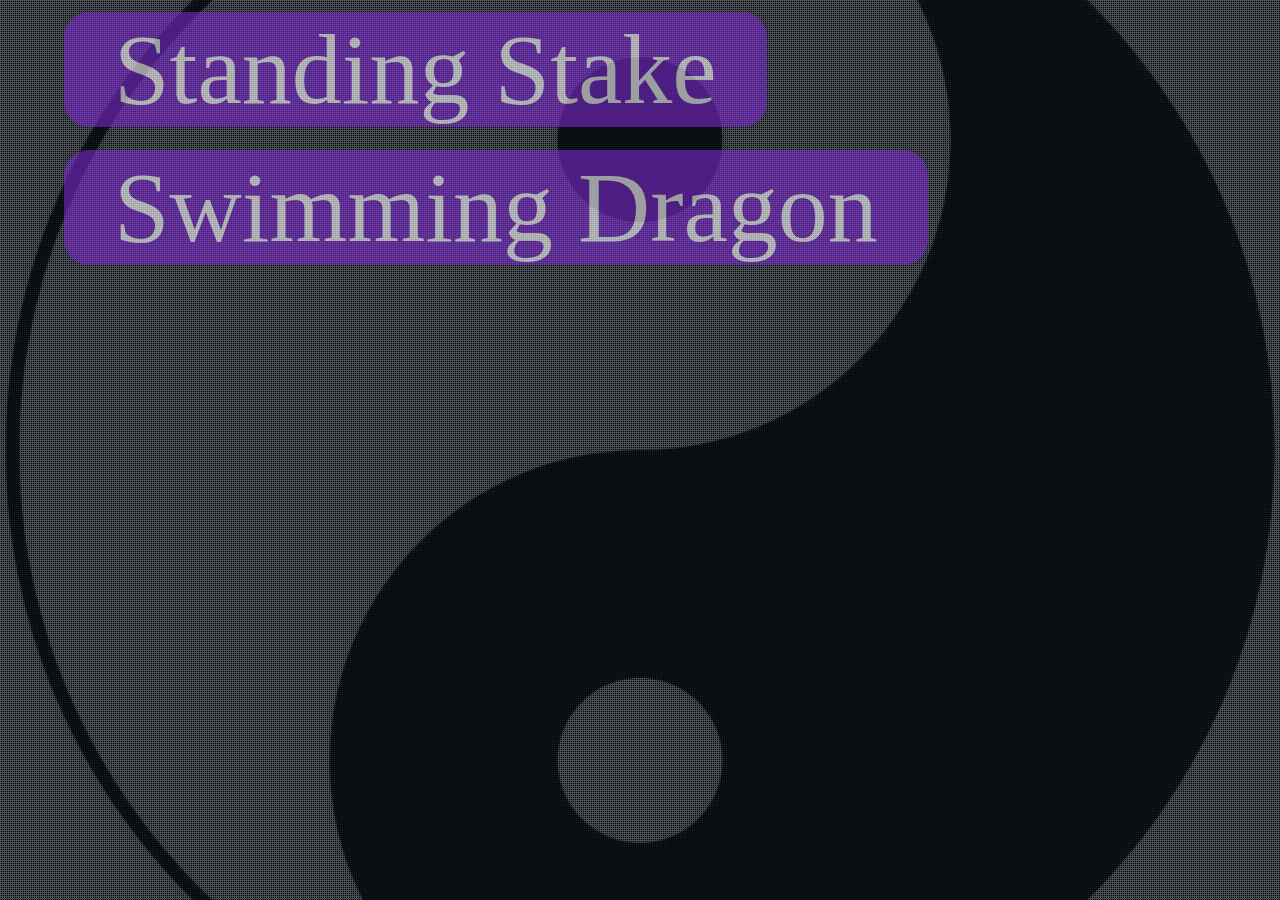
<file: index.html>
<!DOCTYPE HTML>
<html>
	<head>
		<title>Tai Chi - Phone App</title>

    	<link rel="stylesheet" type="text/css" href="css/standing-stake.css">

		<link rel="icon" type="image/x-icon" href="taichi.png" /> 

		<link rel="apple-touch-icon" href="taichi.png" />
		<link rel="apple-touch-icon" sizes="57x57" href="taichi_57.png" />
		<link rel="apple-touch-icon" sizes="72x72" href="taichi_72.png" />
		<link rel="apple-touch-icon" sizes="114x114" href="taichi_114.png" />
		<link rel="apple-touch-icon" sizes="144x144" href="taichi_144.png" />

		<script type="text/javascript" src="https://code.jquery.com/jquery-1.11.0.min.js"></script>
		<!--<meta name="viewport" content="width=device-width, initial-scale=1.0, maximum-scale=1.0, user-scalable=no" />

		<link rel="stylesheet" href="https://cdnjs.cloudflare.com/ajax/libs/font-awesome/4.3.0/css/font-awesome.min.css" />
		<link rel="stylesheet" href="https://ajax.googleapis.com/ajax/libs/jquerymobile/1.4.5/jquery.mobile.min.css" />
		<link rel="stylesheet" href="vendor/waves/waves.min.css" />
		<link rel="stylesheet" href="vendor/wow/animate.css" />
		<link rel="stylesheet" href="css/nativedroid2.css" />

		<script src="https://ajax.googleapis.com/ajax/libs/jquery/2.1.4/jquery.min.js"></script>
		<script src="https://code.jquery.com/ui/1.11.4/jquery-ui.min.js"></script>
		<script src="https://ajax.googleapis.com/ajax/libs/jquerymobile/1.4.5/jquery.mobile.min.js"></script>
		<script src="vendor/chartist/chartist.min.js"></script>
		<script src="vendor/waves/waves.min.js"></script>
		<script src="vendor/wow/wow.min.js"></script>
		<script src="js/nativedroid2.js"></script>
		<script src="nd2settings.js"></script>
		<script src="https://d3js.org/d3.v3.min.js"></script>

		<meta name="mobile-web-app-capable" content="yes">
	 	<meta name="apple-mobile-web-app-capable" content="yes" />
    	<meta name="apple-mobile-web-app-status-bar-style" content="black" />-->

	</head>
	<body>
		<div class="buttons">
			<div class="section group repeat">
				<div id="ss" class="col  btn">&nbsp;&nbsp;Standing Stake&nbsp;&nbsp;</div>
			</div>
			<div class="section group repeat">
				<div id="sd" class="col  btn">&nbsp;&nbsp;Swimming Dragon&nbsp;&nbsp;</div>
			</div>
		</div>
		<script type="text/javascript">
		$('document').ready(function() {		
			$("#ss").click(function() { location.replace("standing-stake.html");});
			$("#sd").click(function() { location.replace("swimming-dragon.html");});
			active($(".repeat .btn").first());
			setupMode();
		});
		</script>
	</body>
</html>
</file>
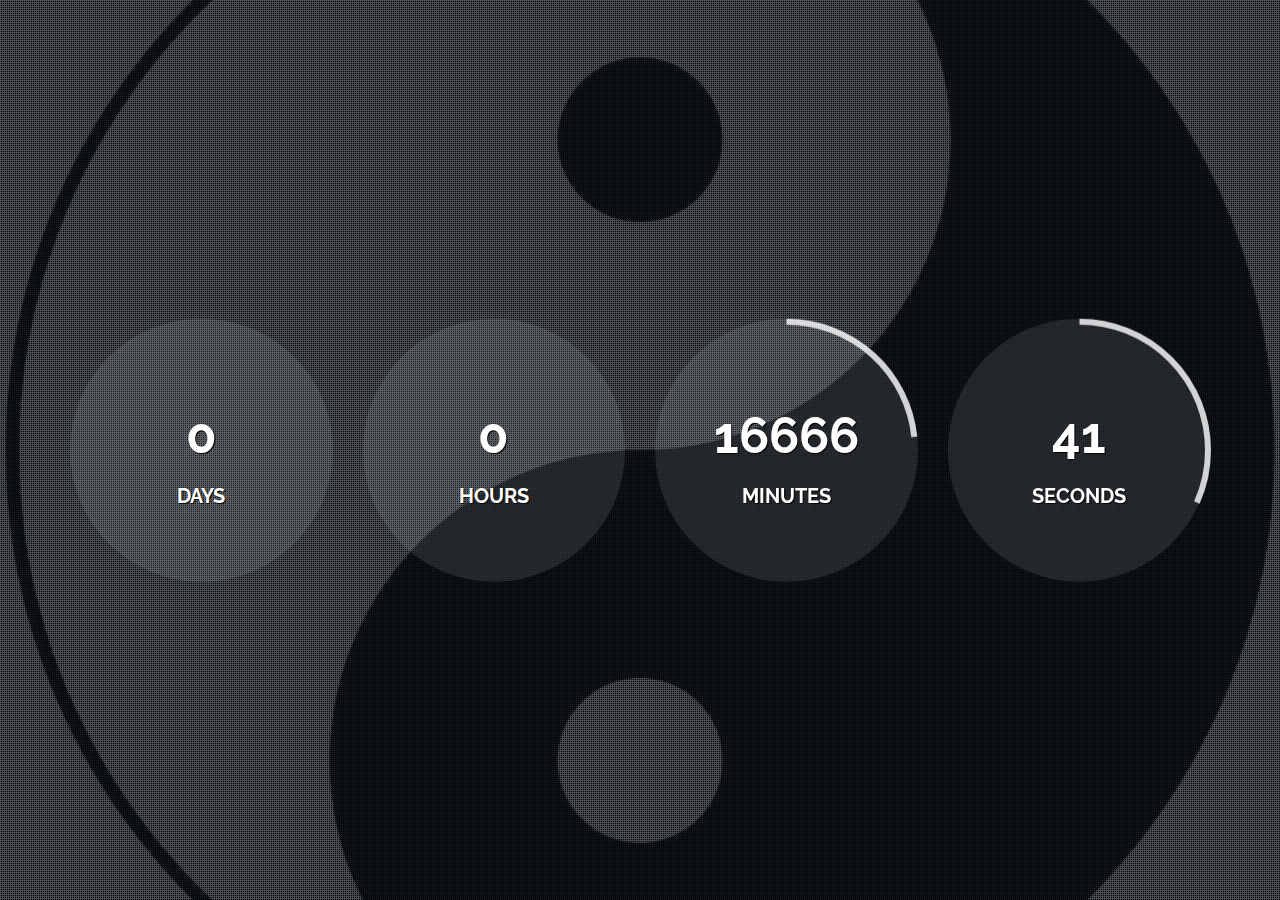
<file: data-attributes.html>
<!doctype html>
<html>
<head>	
    <meta charset="utf-8">
    <meta name="description" content="">
    <meta name="keywords" content="">
    <meta name="author" content="Pragmatic Mates s.r.o. - http://pragmaticmates.com">
    <meta name="viewport" content="width=device-width, initial-scale=1.0">

    <link href="http://fonts.googleapis.com/css?family=Raleway:400,700" rel="stylesheet" type="text/css">
    <link rel="stylesheet" type="text/css" href="css/bootstrap.min.css">
    <link rel="stylesheet" type="text/css" href="css/demo.css">

	<title>jQuery Final Countdown Plugin</title>
</head>

<body>

<div class="countdown countdown-container container"
     data-start="1362139200"
     data-end="1388461320"
     data-now="1387461319"
     data-border-color="rgba(255, 255, 255, .8)">
    <div class="clock row">
        <div class="clock-item clock-days countdown-time-value col-sm-6 col-md-3">
            <div class="wrap">
                <div class="inner">
                    <div id="canvas-days" class="clock-canvas"></div>

                    <div class="text">
                        <p class="val">0</p>
                        <p class="type-days type-time">DAYS</p>
                    </div><!-- /.text -->
                </div><!-- /.inner -->
            </div><!-- /.wrap -->
        </div><!-- /.clock-item -->

        <div class="clock-item clock-hours countdown-time-value col-sm-6 col-md-3">
            <div class="wrap">
                <div class="inner">
                    <div id="canvas-hours" class="clock-canvas"></div>

                    <div class="text">
                        <p class="val">0</p>
                        <p class="type-hours type-time">HOURS</p>
                    </div><!-- /.text -->
                </div><!-- /.inner -->
            </div><!-- /.wrap -->
        </div><!-- /.clock-item -->

        <div class="clock-item clock-minutes countdown-time-value col-sm-6 col-md-3">
            <div class="wrap">
                <div class="inner">
                    <div id="canvas-minutes" class="clock-canvas"></div>

                    <div class="text">
                        <p class="val">0</p>
                        <p class="type-minutes type-time">MINUTES</p>
                    </div><!-- /.text -->
                </div><!-- /.inner -->
            </div><!-- /.wrap -->
        </div><!-- /.clock-item -->

        <div class="clock-item clock-seconds countdown-time-value col-sm-6 col-md-3">
            <div class="wrap">
                <div class="inner">
                    <div id="canvas-seconds" class="clock-canvas"></div>

                    <div class="text">
                        <p class="val">0</p>
                        <p class="type-seconds type-time">SECONDS</p>
                    </div><!-- /.text -->
                </div><!-- /.inner -->
            </div><!-- /.wrap -->
        </div><!-- /.clock-item -->
    </div><!-- /.clock -->
</div><!-- /.countdown-wrapper -->



<script type="text/javascript" src="http://code.jquery.com/jquery-1.11.0.min.js"></script>
<script type="text/javascript" src="js/kinetic.js"></script>
<script type="text/javascript" src="js/jquery.final-countdown.js"></script>
<script type="text/javascript">
	$('.countdown').final_countdown();
</script>

</body>
</html>
</file>
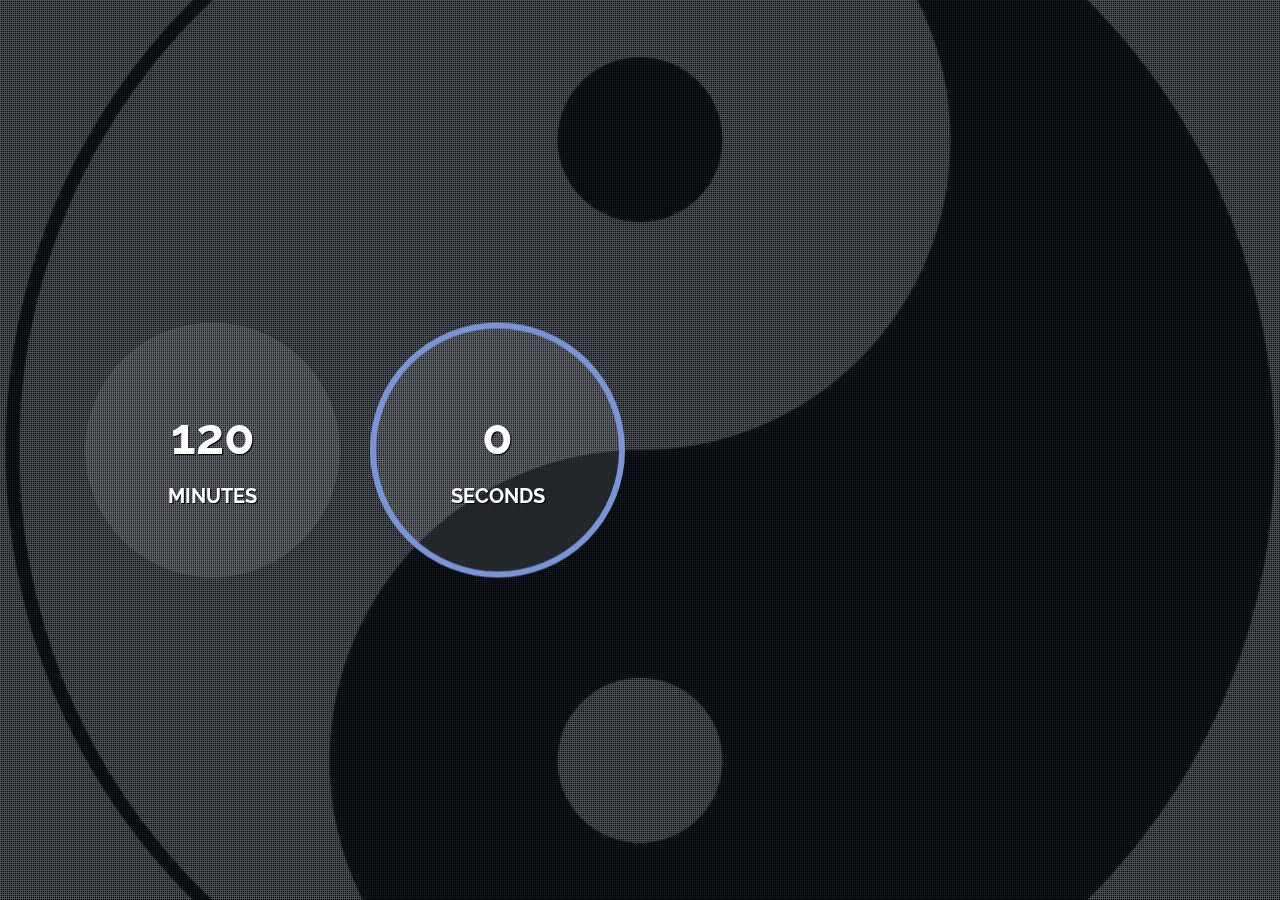
<file: mcjq.html>
<!doctype html>
<html>
<head>	
    <meta charset="utf-8">
    <meta name="description" content="">
    <meta name="keywords" content="">
    <meta name="author" content="Pragmatic Mates s.r.o. - http://pragmaticmates.com">
    <meta name="viewport" content="width=device-width, initial-scale=1.0">

    <link href="http://fonts.googleapis.com/css?family=Raleway:400,700" rel="stylesheet" type="text/css">
    <link rel="stylesheet" type="text/css" href="css/bootstrap.min.css">
    <link rel="stylesheet" type="text/css" href="css/demo.css">

	<title>jQuery Final Countdown Plugin</title>
</head>

<body>

<div class="countdown countdown-container container">
        <div class="clock-item clock-minutes countdown-time-value col-sm-6 col-md-3">
            <div class="wrap">
                <div class="inner">
                    <div id="canvas-minutes" class="clock-canvas"></div>

                    <div class="text">
                        <p class="val">0</p>
                        <p class="type-minutes type-time">MINUTES</p>
                    </div><!-- /.text -->
                </div><!-- /.inner -->
            </div><!-- /.wrap -->
        </div><!-- /.clock-item -->

        <div class="clock-item clock-seconds countdown-time-value col-sm-6 col-md-3">
            <div class="wrap">
                <div class="inner">
                    <div id="canvas-seconds" class="clock-canvas"></div>

                    <div class="text">
                        <p class="val">0</p>
                        <p class="type-seconds type-time">SECONDS</p>
                    </div><!-- /.text -->
                </div><!-- /.inner -->
            </div><!-- /.wrap -->
        </div><!-- /.clock-item -->
    </div><!-- /.clock -->
</div><!-- /.countdown-wrapper -->



<script type="text/javascript" src="http://code.jquery.com/jquery-1.11.0.min.js"></script>
<script type="text/javascript" src="js/kinetic.js"></script>
<script type="text/javascript" src="js/jquery.final-countdown.js"></script>
<script type="text/javascript">  
    $('document').ready(function() {
        'use strict';
        var seconds = new Date().getTime() / 1000;
    	$('.countdown').final_countdown({
            'start': seconds,
            'end': 60*60*2 + seconds,
            'now': seconds,       
            callbackFunction: function() { alert("Done"); } 
        });
    });
</script>

</body>
</html>
</file>
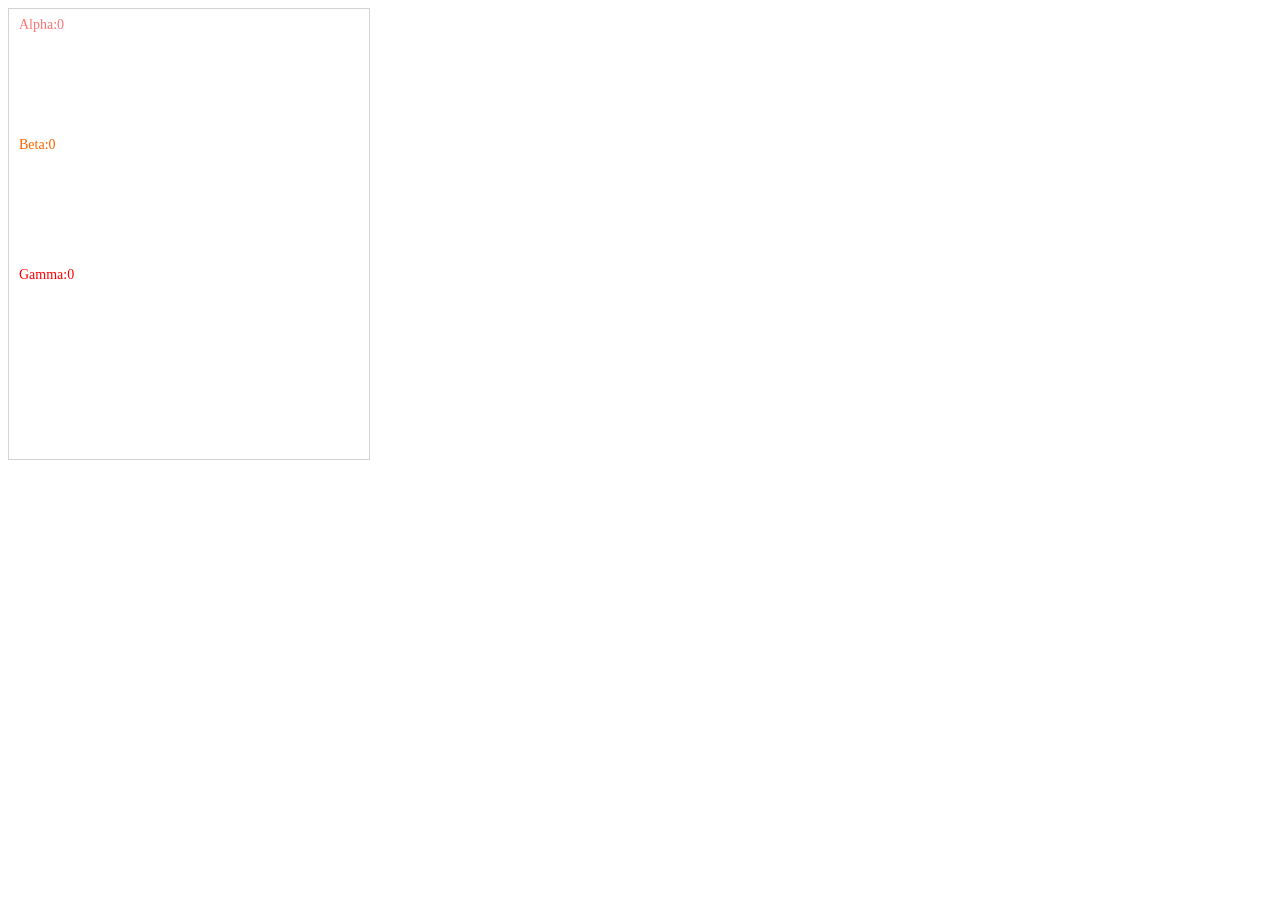
<file: sd.html>
<!DOCTYPE html>
<html>
<body>
<canvas id="myCanvas" width="360" height="450" style="border:1px solid #d3d3d3;">
</canvas>
<script>

function deviceOrientationListener(event) {
     var c=document.getElementById("myCanvas");
     var ctx=c.getContext("2d");
     ctx.clearRect(0,0, c.width, c.height);
     ctx.fillStyle="#FF7777";
     ctx.font="14px Verdana";
     ctx.fillText("Alpha:" + Math.round(event.alpha) ,10,20);
     ctx.beginPath();
     ctx.moveTo(180, 75);
     ctx.lineTo(210, 75);
     ctx.arc(180,75,60,0, event.alpha*Math.PI/180);
     ctx.fill();

     ctx.fillStyle="#FF6600";
     ctx.fillText("Beta:" + Math.round(event.beta),10,140);
     ctx.beginPath();
     ctx.fillRect(180, 150, event.beta, 90);

     ctx.fillStyle="#FF0000";
     ctx.fillText("Gamma:" + Math.round(event.gamma),10,270);
     ctx.beginPath();
     ctx.fillRect(90, 340, 180, event.gamma);
}

if (window.DeviceOrientationEvent) {
   window.addEventListener("deviceorientation", deviceOrientationListener);
}
else {
    alert("Sorry, your browser doesn't support Device Orientation");
}


</script> 
</body>
</html>
</file>
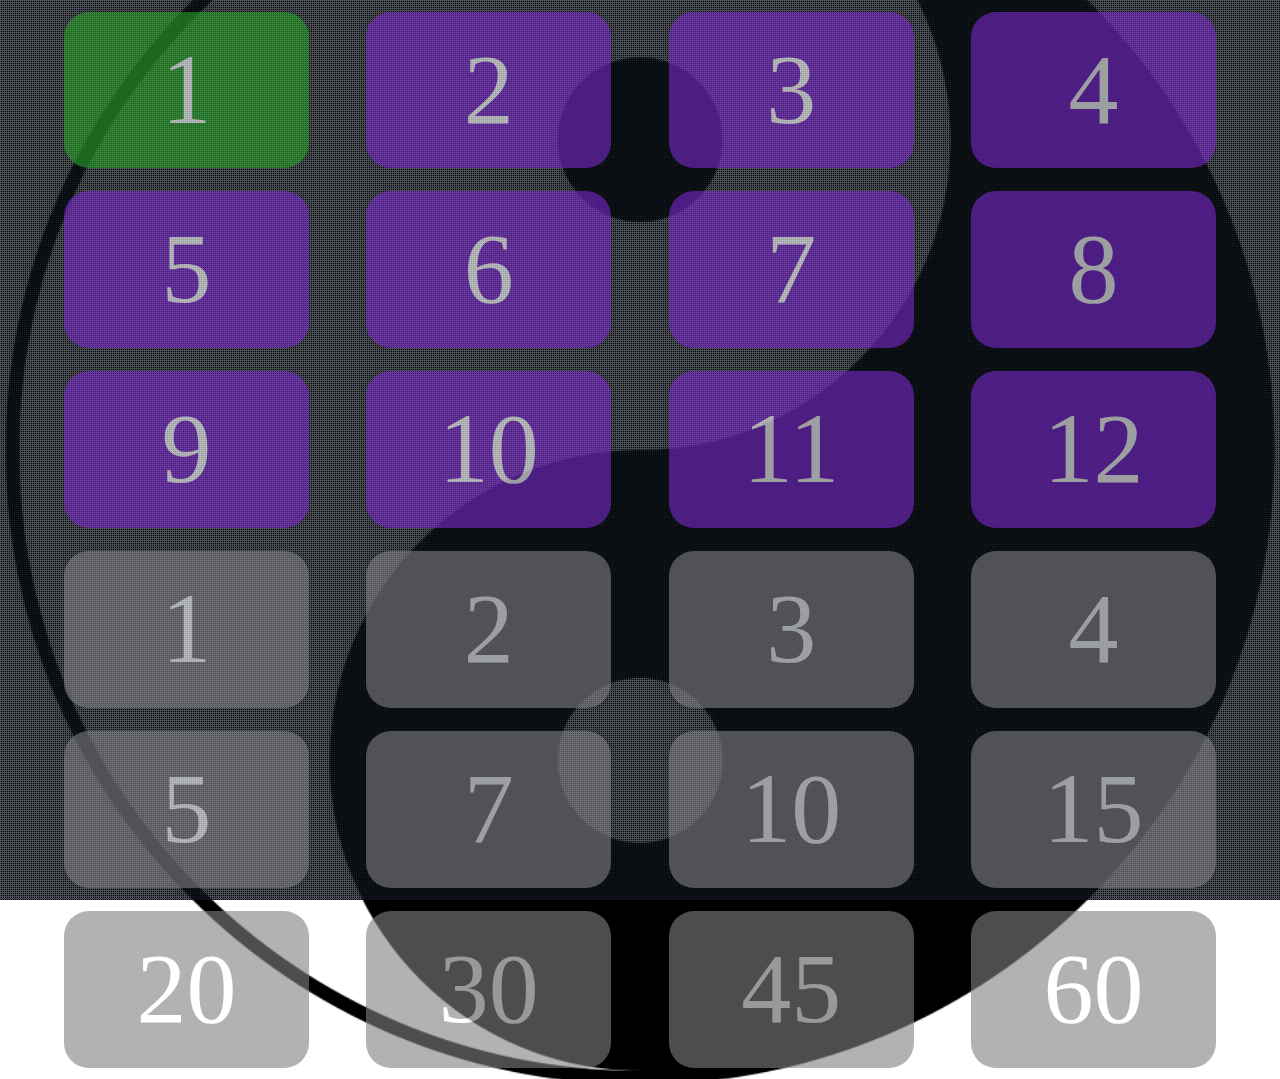
<file: standing-stake.html>
<html>
	<head>
		<meta name="apple-mobile-web-app-capable" content="yes">

		<link rel="stylesheet" href="jquery-ui.css">
		<link rel="stylesheet" type="text/css" href="css/bootstrap.min.css">
    	<link rel="stylesheet" type="text/css" href="css/standing-stake.css">
		<link rel="icon" type="image/x-icon" href="taichi.png" /> 

		<link rel="apple-touch-icon" href="taichi.png" />
		<link rel="apple-touch-icon" sizes="57x57" href="taichi_57.png" />
		<link rel="apple-touch-icon" sizes="72x72" href="taichi_72.png" />
		<link rel="apple-touch-icon" sizes="114x114" href="taichi_114.png" />
		<link rel="apple-touch-icon" sizes="144x144" href="taichi_144.png" />

		<link href="https://fonts.googleapis.com/css?family=Raleway:400,700" rel="stylesheet" type="text/css">

		<script type="text/javascript" src="https://code.jquery.com/jquery-1.11.0.min.js"></script>
		<script src="jquery-ui.js"></script>
		<script src="howler2.js"></script>
		<script src="NoSleep.js"></script>

		<script type="text/javascript" src="js/kinetic.js"></script>
		<script type="text/javascript" src="js/jquery.final-countdown.js"></script>

	</head>
	<body>
	<div class="buttons">
		<div class="section group repeat">
			<div class="col cell btn">1</div>
			<div class="col cell btn">2</div>
			<div class="col cell btn">3</div>
			<div class="col cell btn">4</div>
		</div>
                <div class="section group repeat">
                        <div class="col cell btn">5</div>
                        <div class="col cell btn">6</div>
                        <div class="col cell btn">7</div>
                        <div class="col cell btn">8</div>
                </div>
                <div class="section group repeat">
                        <div class="col cell btn">9</div>
                        <div class="col cell btn">10</div>
                        <div class="col cell btn">11</div>
                        <div class="col cell btn">12</div>
                </div>
                <div class="sep"></div>

		<div class="section group time">
			<div class="col cell btn">1</div>
			<div class="col cell btn">2</div>
			<div class="col cell btn">3</div>
			<div class="col cell btn">4</div>
		</div>
		<div class="section group time">
			<div class="col cell btn">5</div>
			<div class="col cell btn">7</div>
			<div class="col cell btn">10</div>
			<div class="col cell btn">15</div>
		</div>
		<div class="section group time">
			<div class="col cell btn">20</div>
			<div class="col cell btn">30</div>
			<div class="col cell btn">45</div>
			<div class="col cell btn">60</div>
		</div>
	</div>
	<div class="clocks">
		<div class="countdown countdown-container container">
			<div class="clock-item clock-minutes countdown-time-value col-sm-6 col-md-3">
	            <div class="wrap">
	                <div class="inner">
	                    <div id="canvas-minutes" class="clock-canvas"></div>

	                    <div class="text">
	                        <p class="val">0</p>
	                        <p class="type-minutes type-time">MINUTES</p>
	                    </div><!-- /.text -->
	                </div><!-- /.inner -->
	            </div><!-- /.wrap -->
	        </div><!-- /.clock-item -->

	        <div class="clock-item clock-seconds countdown-time-value col-sm-6 col-md-3">
	            <div class="wrap">
	                <div class="inner">
	                    <div id="canvas-seconds" class="clock-canvas"></div>

	                    <div class="text">
	                        <p class="val">0</p>
	                        <p class="type-seconds type-time">SECONDS</p>
	                    </div><!-- /.text -->
	                </div><!-- /.inner -->
	            </div><!-- /.wrap -->
	        </div><!-- /.clock-item -->
   		</div><!-- /.clock -->
	</div>
	<style>

	</style>
	<script type="text/javascript">
		var noSleep = new NoSleep();
		var minDur=60;
		var settleTime=10;
		var sounds = {};
		var duration=0;
		var repeats=2;


		function playEndSound() { console.log("Play End Sound"); sounds.end.play(); }
		function playSound()    { console.log("Play Min Sound"); sounds.minute.play(); }
		
		function active(b)   { $(b).css({'background-color':'#29A329'}); }
		function inactive(b) { $(b).css({'background-color':'#7A29CC'}); }

		function setRepeatCount() { 
			$(".repeat .btn").each(function() { inactive(this); })
			active(this);
			repeats = 0+$(this).text(); 
		}

		function setupMode() { $(".clocks").hide();	$(".buttons").show(); }
		function runMode()   { $(".clocks").show();	$(".buttons").hide(); }

		function startClock(dur) {
			if (repeatCount == 0)
				console.log("Settle: ");
			else
				console.log("Repeat: "+repeatCount);

			var seconds = new Date().getTime() / 1000;
			$('.clocks.countdown').final_countdown({
	            'start': seconds,
	            'end': dur + seconds,
	            'now': seconds},       
	            resetClock, playSound 
	        );
			
		}

		function resetClock(start) {
			repeatCount++;
			playEndSound();
			if (repeatCount == repeats)
			{
				setupMode();
				console.log("Repeat: "+repeatCount);
				noSleep.disable();
				console.log("Sleep: Enabled");
			}
			else
			{
				startClock(duration*minDur);
			}
		}

		function startSS()
		{
			duration = 0+$(this).text();
			runMode();
			repeatCount=-1;
			startClock(settleTime);
			console.log("Sleep: Disabled");
			noSleep.enable();
		}

		$('document').ready(function() {
			var href = ""+$(location).attr('href');			
			//var overrideMinDur=$(location).attr('duration');

			//if (overrideMinDur != "") minDur=0+overrideMinDur;

			sounds.end = new Howl({  src: ["music/templeBell.wav"]});
			sounds.minute = new Howl({  src: ["music/ting.wav"]});
		
			$(".repeat .btn").click(setRepeatCount);
			$(".time .btn").click(startSS);
			active($(".repeat .btn").first());
			setupMode();
		});
		
	</script>
	
	</body>
</html>
</file>
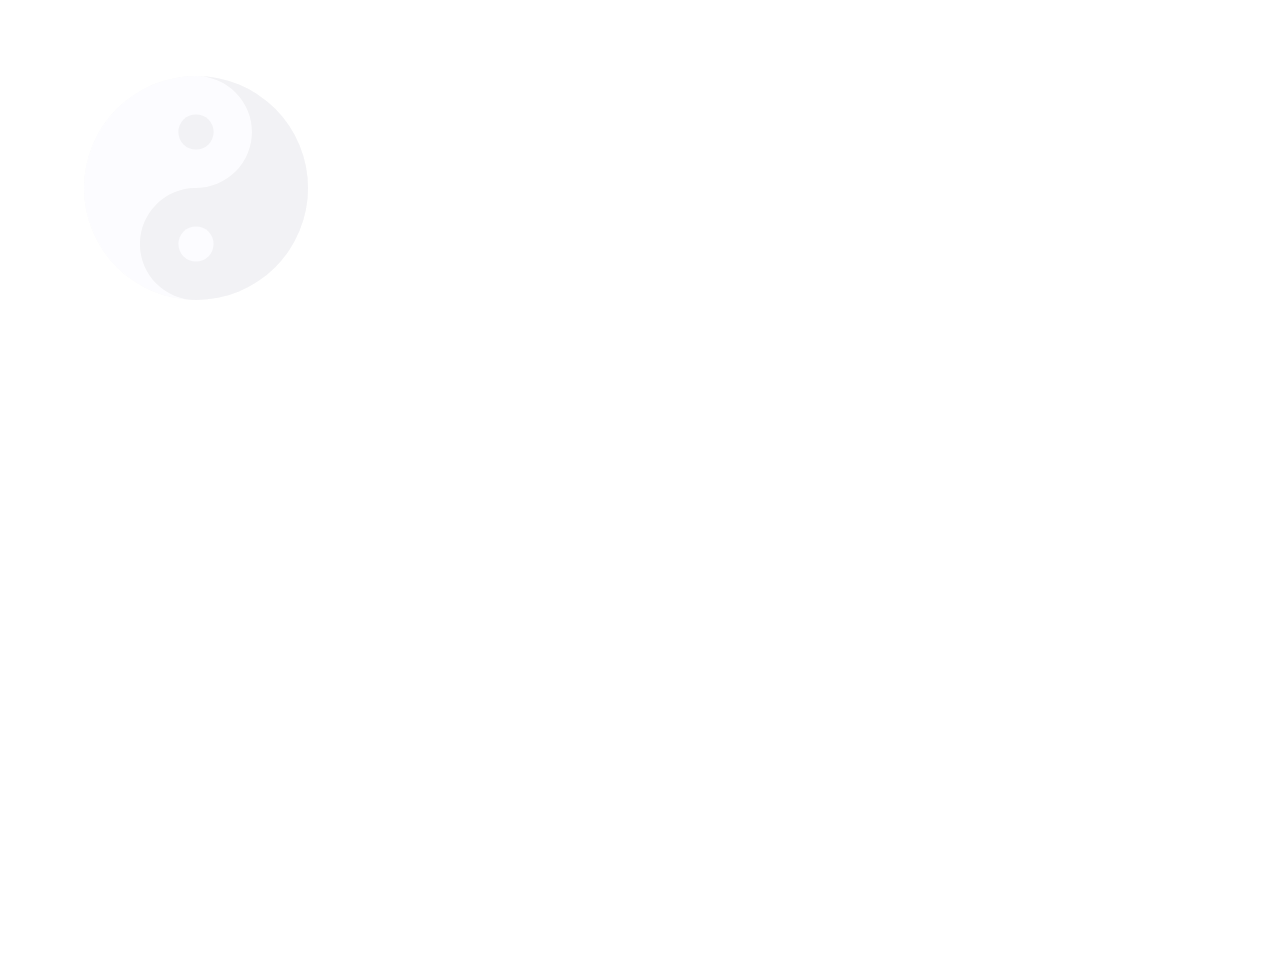
<file: swimming-dragon.html>
<!DOCTYPE HTML>
<html>
	<head>
		<title>Tai Chi - Swimming Dragon</title>

		<meta name="viewport" content="width=device-width, initial-scale=1.0, maximum-scale=1.0, user-scalable=no" />

    	<link rel="stylesheet" type="text/css" href="css/swimming-dragon.css">
    	<link rel="stylesheet" type="text/css" href="css/table.css">

		<meta name="mobile-web-app-capable" content="yes">
	 	<meta name="apple-mobile-web-app-capable" content="yes" />
    	<meta name="apple-mobile-web-app-status-bar-style" content="black" />

	</head>
	<body>
		<div>
			<div role="main">
				<div id="buttons" style="display: none;">
					<a href="#" id="switch-polar" class="scb"><img src="img/Polar1.png"/></a>
					<a href="#" id="switch-linear"class="scb"><img src="img/Linear.png"/></a>
					<a href="#" id="switch-beta" class="scb"><img src="img/UpDown.png"/></a>
					<a href="#" id="switch-gamma" class="scb"><img src="img/LeftRight.png"/></a>
					<a href="#" id="switch-stats" class="scb"><img src="img/Summary.png"/></a>
					<a href="#" id="restart" class="scb"><img src="img/Restart.png"/></a>
				</div>
				<div id="working" style="display: none;">
					<svg xmlns="http://www.w3.org/2000/svg" height="256" width="256" viewBox="-8 -8 16 16">
						<circle r="7" fill="#808080" filter="url(#f)"/>
						<path d="m0-7a3.5 3.5 0 1 1 0 7 3.5 3.5 0 1 0 0 7 7 7 0 1 1 0-14z" fill="#ccf"/>
						<path d="m0-7a7 7 0 1 1 0 14 3.5 3.5 0 1 1 0-7 3.5 3.5 0 1 0 0-7z" fill="#004"/>
						<circle cy="-3.5" r="1.1" fill="#004"/>
						<circle cy="3.5" r="1.1" fill="#ccf"/>
						</g>
					</svg>
				</div>
				<div id="graphs" style="display: none;">
				</div>
				<div id="stats" style="display: none;">
					<table class="stats" id="gradient-style">
						<tr><th>Stats</th><th>Beta</th><th>Gamma</th></tr>
						<tr class="min"><td><strong>Min</strong></td><td class="b"></td><td class="g"></tr>
						<tr class="max"><td><strong>Max</strong></td><td class="b"></td><td class="g"></tr>
						<tr class="avg"><td><strong>Avg</strong></td><td class="b"></td><td class="g"></tr>
						<tr class="aavg"><td><strong>Abs Avg</strong></td><td class="b"></td><td class="g"></tr>
						<tr class="sd"><td><strong>Std. Dev</strong></td><td class="b"></td><td class="g"></tr>
					</table>
					<p>For a summary of beta and gamma, please look <a href="https://developer.mozilla.org/en-US/docs/Web/Guide/Events/Orientation_and_motion_data_explained">here</a></p>
				</div>
			</div>
		</div>
		<style>
		</style>
		<script src="https://ajax.googleapis.com/ajax/libs/jquery/2.1.4/jquery.min.js"></script>
		<script src="js/d3.v3.min.js"></script>
		<script src="howler2.js"></script>
		<script src="NoSleep.js"></script>

		<script>
var second= 1000;
var speed= 3*second;
var graph = null;
var data = [];
var statsB = { num: 0, asum:0, sum:0, ssum:0, mx: -10000, amx: -10000, mn: 10000 };
var statsG = { num: 0, asum:0, sum:0, ssum:0, mx: -10000, amx: -10000, mn: 10000 };
var sound = new Audio("music/ting.wav");
var chartType="linear";
var chartData="stats";
var pointMappers = {}
var linetype="linear";
var testMode="NONE";
function drawLine(graph, cls, data, fX, aX, fY, aY, colour, opacity)
{
	var line = d3.svg.line()
			.interpolate(linetype)
			.x(function(d) { return fX(d[aX]); })
			.y(function(d) { return fY(d[aY]); });

	graph.append("svg:path")
		.attr("d", line(data))
		.attr("class", cls)
		.attr('stroke', colour)
		.attr('stroke-width', 1)
		.attr('fill', 'none')
	    .attr('stroke-opacity', opacity);
}

function transitionLine(cls, data, fX, aX, fY, aY)
{
	var line = d3.svg.line()
			.interpolate(linetype)
			.x(function(d) { return fX(d[aX]); })
			.y(function(d) { return fY(d[aY]); });

	graph.selectAll("path."+cls).transition().duration(speed).attr("d", line(data));
}

function transitionPolar(cls, data, fX, aX, fR, aR)
{
	var polar = function(d) {
    	var r=fR(d[aR]);
    	var t=(d[aX]%360)/360*(Math.PI*2);
   		var p = { x: r*Math.cos(t)+170, y: r*Math.sin(t)+170 };
    	return p;
  	}

  	var line = d3.svg.line()
  		.interpolate(linetype)
  		.x(function(d) { return polar(d).x; })
  		.y(function(d) { return polar(d).y; });


	graph.selectAll('path.'+cls).transition().duration(speed).attr("d", line(data));
}

function drawDots(graph, cls, data, fX, aX, fY, aY, colour, opacity)
{
	graph.selectAll("dot")
	   	.data(data)
	    .enter().append("circle")
		.attr("class", cls)
		.attr('stroke', colour)
	    .attr("r", 0.7)
	    .attr("cx", function(d) { return fX(d[aX]); })
	    .attr("cy", function(d) { return fY(d[aY]); })
	    .attr('opacity', opacity);
}


function populateGraph(graph)
{	
	var h=170; //graph.attr('height')/2;
	var w=340; //graph.attr('width');
	var mxB = d3.max(data, function (d) { return d.b; });
	var mnB = d3.min(data, function (d) { return d.b; }); 
	var rangeB = Math.max(mxB, -1*mnB);
	var mxG = d3.max(data, function (d) { return d.g; });
	var mnG = d3.min(data, function (d) { return d.g; }); 
	var rangeG = Math.max(mxG, -1*mnG);

	for (var i=0; i<data.length; i++)
	{
		data[i].z=0;
		data[i].mxB=rangeB;
		data[i].mnB=rangeB*-1;
		data[i].mxA=-180;
		data[i].mnA=180;
		data[i].mxG=rangeG;
		data[i].mnG=rangeG*-1;
	}

	rangeB *= 1.1;
	rangeG *= 1.1;
	pointMappers.x   = d3.scale.linear().domain([0, data.length]).range([0, w]);
	pointMappers.yB  = d3.scale.linear().domain([ -1*rangeB,  rangeB]).range([h, 0]);
	pointMappers.rB  = d3.scale.linear().domain([ -1*rangeB,  rangeB]).range([170, 90]);
	pointMappers.yG  = d3.scale.linear().domain([ -1*rangeG,  rangeG]).range([h, 0]); 
	pointMappers.rG  = d3.scale.linear().domain([ -1*rangeG,  rangeG]).range([170, 90]); 
	pointMappers.yA  = d3.scale.linear().domain([ -185,  185]).range([2*h, h]); 

	var x=pointMappers.x;
	var y=pointMappers.yB;
	drawLine(graph, "beta beta-data", data, x, "n", y, "b",   "orange", 1.0);
	drawLine(graph, "beta beta-mx ",   data, x, "n", y, "mxB", "#666666", 1.0);
	drawLine(graph, "beta beta-z",    data, x, "n", y, "z",   "#666666", 1.0);
	drawLine(graph, "beta beta-mn",   data, x, "n", y, "mnB", "#666666", 1.0);

	x=pointMappers.x;
	y=pointMappers.yG;
	drawLine(graph, "gamma gamma-data",    data, x, "n", y, "g",   "green", 0.0);
	drawLine(graph, "gamma gamma-mx", data, x, "n", y, "mxG", "#666666", 0.0);
	drawLine(graph, "gamma gamma-z",  data, x, "n", y, "z",   "#666666", 0.0);
	drawLine(graph, "gamma gamma-mn", data, x, "n", y, "mnG", "#666666", 0.0);

	x=pointMappers.x;
	y=pointMappers.yA;
	drawDots(graph, "alpha alpha-data", data, x, "n", y, "a", "purple", 1.0)
	drawLine(graph, "alpha alpha-mx", data, x, "n", y, "mxA", "#666666", 1.0);
	drawLine(graph, "alpha alpha-z",  data, x, "n", y, "z",   "#666666", 1.0);
	drawLine(graph, "alpha alpha-mn", data, x, "n", y, "mnA", "#666666", 1.0);

	graph.selectAll('#text-beta').text(Math.max(Math.abs(statsB.mn),statsB.mx).toFixed(1));
	graph.selectAll('#text-gamma').text(Math.max(Math.abs(statsG.mn),statsG.mx).toFixed(1));
}

function hideElements()
{
	var numOpacity = (chartType=="polar") ? 1.0 : 0.0;
	if (chartData!="gamma")
	{
		$('#switch-gamma').show();
		$('#switch-beta').hide();
		graph.selectAll('#text-gamma').transition().duration(speed).attr("opacity", numOpacity);
		graph.selectAll('#text-beta').transition().duration(speed).attr("opacity", 0.0);
	} else {

		$('#switch-gamma').hide();
		$('#switch-beta').show();
		graph.selectAll('#text-gamma').transition().duration(speed).attr("opacity", 0.0);
		graph.selectAll('#text-beta').transition().duration(speed).attr("opacity", numOpacity);
	}
}

function switchToGamma()
{
	$('#stats').hide();
	$('#graphs').show();
	$('#switch-beta').show();
	$('#switch-gamma').hide();
	if (chartData=="gamma") return;
	chartData="gamma";
	hideElements();
	graph.selectAll('path.beta').transition().duration(speed).attr("stroke-opacity", 0.0);
	graph.selectAll('path.gamma').transition().duration(speed).attr("stroke-opacity", 1.0);
	graph.selectAll('path.alpha').transition().duration(speed).attr("stroke-opacity", 1.0);
	var alphaOpacity = (chartType=="polar") ? 0.0 : 1.0;
	graph.selectAll('path.alpha').transition().duration(speed).attr("stroke-opacity", alphaOpacity);
	graph.selectAll('circle.alpha').transition().duration(speed).attr("opacity", alphaOpacity);
}

function switchToBeta()
{
	$('#stats').hide();
	$('#graphs').show();
	$('#switch-beta').hide();
	$('#switch-gamma').show();
	if (chartData=="beta") return;
	chartData="beta";
	hideElements();
	graph.selectAll('path.beta').transition().duration(speed).attr("stroke-opacity", 1.0);
	graph.selectAll('path.gamma').transition().duration(speed).attr("stroke-opacity", 0.0);
	graph.selectAll('path.alpha').transition().duration(speed).attr("stroke-opacity", 1.0);
	var alphaOpacity = (chartType=="polar") ? 0.0 : 1.0;
	graph.selectAll('path.alpha').transition().duration(speed).attr("stroke-opacity", alphaOpacity);
	graph.selectAll('circle.alpha').transition().duration(speed).attr("opacity", alphaOpacity);
}

function switchToPolar()
{
	$('#stats').hide();
	$('#graphs').show();
	$('#switch-polar').hide();
	$('#switch-linear').show();
	$('#switch-stats').show();
	if (chartType=="polar") return;
	chartType="polar";
	hideElements();
	var x=pointMappers.x;
	var y=pointMappers.rB;
	transitionPolar("beta-data", data, x, "a", y, "b");
	transitionPolar("beta-mx",   data, x, "a", y, "mxB");
	transitionPolar("beta-z",    data, x, "a", y, "z");
	transitionPolar("beta-mn",   data, x, "a", y, "mnB");

	x=pointMappers.x;
	y=pointMappers.rG;
	transitionPolar("gamma-data",    data, x, "a", y, "g");
	transitionPolar("gamma-mx", data, x, "a", y, "mxG");
	transitionPolar("gamma-z",  data, x, "a", y, "z");
	transitionPolar("gamma-mn", data, x, "a", y, "mnG");

	graph.selectAll('path.alpha').transition().duration(speed).attr("stroke-opacity", 0.0);
	graph.selectAll('circle.alpha').transition().duration(speed).attr("opacity", 0.0);
}

function switchToLinear()
{
	$('#stats').hide();
	$('#graphs').show();
	$('#switch-polar').show();
	$('#switch-linear').hide();
	$('#switch-stats').show();
	if (chartType=="linear") return;
	chartType="linear";
	hideElements();
	var x=pointMappers.x;
	var y=pointMappers.yB;
	transitionLine("beta-data", data, x, "n", y, "b");
	transitionLine("beta-mx",   data, x, "n", y, "mxB");
	transitionLine("beta-z",    data, x, "n", y, "z");
	transitionLine("beta-mn",   data, x, "n", y, "mnB");

	x=pointMappers.x;
	y=pointMappers.yG;
	transitionLine("gamma-data",  data, x, "n", y, "g");
	transitionLine("gamma-mx",    data, x, "n", y, "mxG");
	transitionLine("gamma-z",     data, x, "n", y, "z");
	transitionLine("gamma-mn",    data, x, "n", y, "mnG");

	graph.selectAll('path.alpha').transition().duration(speed).attr("stroke-opacity", 1.0);
	graph.selectAll('circle.alpha').transition().duration(speed).attr("opacity", 1.0);
	graph.selectAll('#text-gamma').transition().duration(speed).attr("opacity", 0.0);
	graph.selectAll('#text-beta').transition().duration(speed).attr("opacity", 0.0);
}

function switchToStats()
{
	$('#stats').show();
	$('#graphs').hide();

	$('#switch-gamma').hide();
	$('#switch-beta').hide();
	
	$('#switch-polar').show();
	$('#switch-linear').show();
	$('#switch-stats').hide();
	$('#switch-alpha').hide();
	$('#switch-beta').hide();
	if (chartData=="stats") return;
	chartData="stats";
}


function setStats(id1, id2, stats, v, alpha)
{
	if (v > stats.mx) { stats.mx=v; }
	if (v < stats.mn) { stats.mn=v; }
	stats.num++;
	stats.sum+=v;
	stats.ssum+=v*v;
	stats.asum+=Math.abs(v);
	stats.amx=Math.max(stats.mx, -1*stats.mn);
	$(id1 + ' div').text(Math.round(stats.amx));
	var ac=100;
	var av=(stats.sum/stats.num)
	var sd=Math.sqrt((stats.ssum/stats.num)-av*av);

	console.log("STATS("+id2+"): "+JSON.stringify(stats));

	$(".stats .min " + id2).text(stats.mn.toFixed(2));
	$(".stats .max " + id2).text(stats.mx.toFixed(2));
	$(".stats .avg " + id2).text(av.toFixed(2));
	$(".stats .sd " + id2).text(sd.toFixed(2));
	$(".stats .aavg " + id2).text((stats.asum/stats.num).toFixed(2));
}


function deviceOrientationListener(event) {
	 var alpha = (event.alpha > 180) ? event.alpha-360 : event.alpha;

     var count=data.length;
     var d = { a:alpha, b: event.beta, g:event.gamma, n: count };
     data.push(d);

     setStats("#gB", ".b", statsB, event.beta,  alpha);
     setStats("#gG", ".g", statsG, event.gamma, alpha);

}

function startListener() {
	console.log("START");
	sound.play();

	data = [];
	statsB = { num: 0, asum:0, sum:0, ssum:0, mx: -10000, amx: -10000, mn: 10000 };
	statsG = { num: 0, asum:0, sum:0, ssum:0, mx: -10000, amx: -10000, mn: 10000 };
	chartType="linear";
	chartData="stats";
	
	$('#working').show();
	$('#working svg').css("webkitAnimationPlayState", "running");
	$('#stats').hide();
	$('#graphs').show();
	$('#buttons').hide();
	statsB = { num: 0, asum:0, sum:0, ssum:0, mx: -10000, amx: -10000, mn: 10000 };
	statsG = { num: 0, asum:0, sum:0, ssum:0, mx: -10000, amx: -10000, mn: 10000 };
	if (testMode=="SIMPLE")
		for (var i=0;i<60; i++)
			deviceOrientationListener({alpha: (i*10)%360, beta: (i*7)%12-6, gamma: i%11});

	window.addEventListener("deviceorientation", deviceOrientationListener);
}

function stopListener() {
	console.log("STOP");
	$("#graphs").css("height", "690px")
	$("#graphs").css("width", "340px");
	$('#working').hide();
	$('#working svg').css("webkitAnimationPlayState", "paused");

	graph = d3.select("#graphs").append("svg:svg")
		.attr("id", "sd-vis")
		.attr("width", 340)
		.attr("height", 340)
		.append("svg:g");

	 graph.append("text")
	 	.attr("id", "text-gamma")
	 	.attr("x", 170)
    	.attr("y", 170)
    	.attr("dy", ".35em")
    	.attr('font-size', '4em')
    	.attr('fill', '#cccccc')
    	.attr('stroke', '#cccccc')
    	.style("text-anchor", "middle")
	    .attr('opacity', 0)
    	.text("99");

     graph.append("text")
	 	.attr("id", "text-beta")
	 	.attr("x", 170)
    	.attr("y", 170)
    	.attr("dy", ".35em")
    	.attr('font-size', '4em')
    	.attr('fill', '#cccccc')
    	.attr('stroke', '#cccccc')
    	.style("text-anchor", "middle")
	    .attr('opacity', 0)
    	.text("88");



	$('#stats').show();
	$('#graphs').hide();
	$('#buttons').show();
	switchToStats();

	populateGraph(graph);

	sound.play();
	window.removeEventListener("deviceorientation", deviceOrientationListener);
}

function prepareListener()
{
	var href = ""+$(location).attr('href');			
	if (href.substring( 0, "file:".length ) === "file:")
		testMode="SIMPLE";

	s=second;
	console.log("PREPARE");
	$("#sd-vis").remove();

	$('#stats').hide();
	$('#graphs').show();
	$('#buttons').hide();

	$('#working').hide();
	$('#working').fadeIn(5*s);
	$('#working svg').css("webkitAnimationPlayState", "paused");

	if (testMode!="NONE") s=10;
	
	window.setTimeout(
		function() { 
			startListener();
			window.setTimeout(function() { stopListener(); }, 20*s);
		}, 5*s);
}

$('#working').hide();
$('#stats').hide();
$('#graph').show();
$('#buttons').hide();
$(document).ready(function() {
	sound = new Howl({ src: ["music/ting.wav"], volume: 1.0});
	prepareListener();
});

$('#switch-linear').click(switchToLinear);
$('#switch-polar').click(switchToPolar);
$('#switch-beta').click(switchToBeta);
$('#switch-gamma').click(switchToGamma);
$('#switch-stats').click(switchToStats);
$('#restart').click(prepareListener);
</script> 

	</body>
</html>
</file>
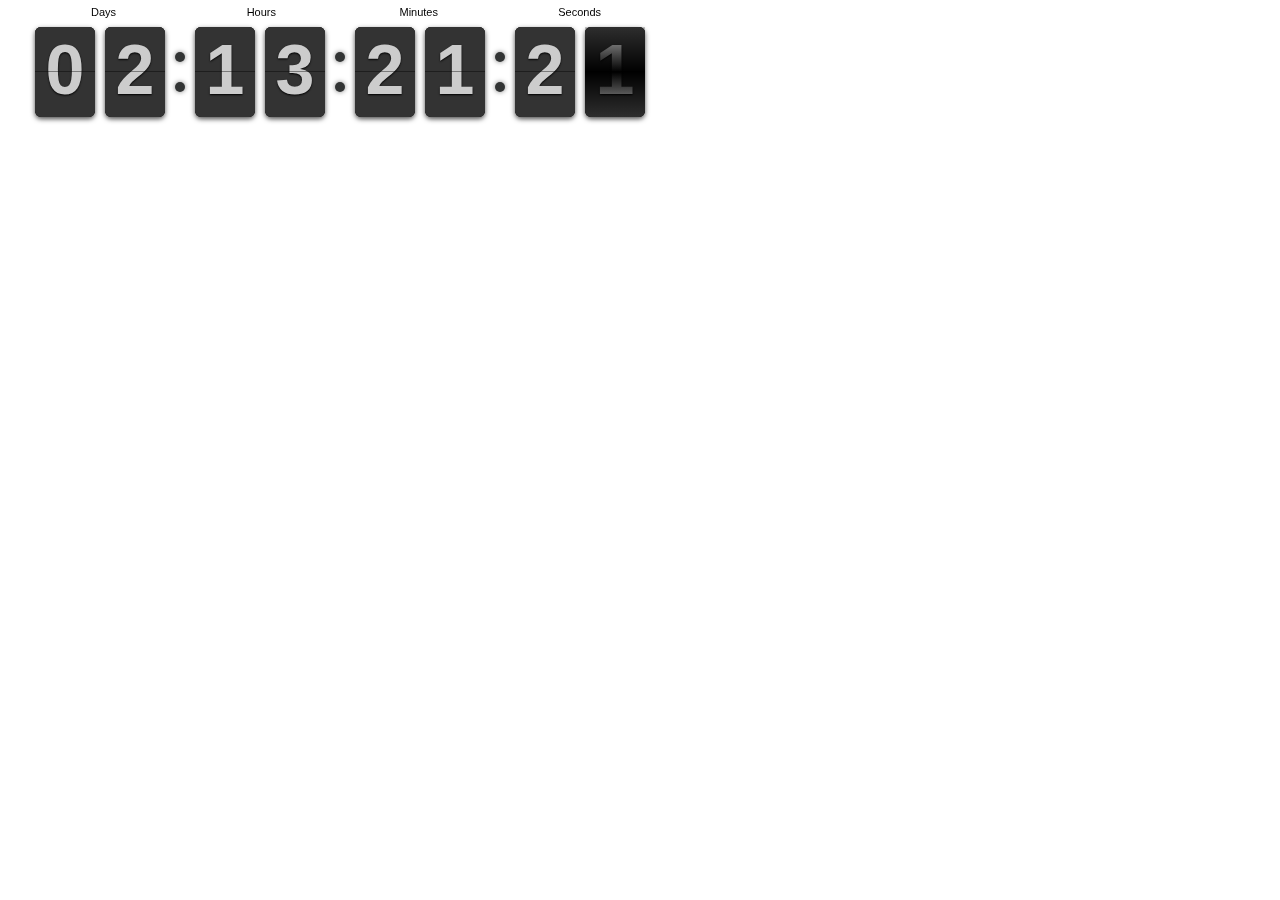
<file: FlipClock-master/examples/base.html>
<html>
	<head>
		<link rel="stylesheet" href="../compiled/flipclock.css">

		<script src="http://ajax.googleapis.com/ajax/libs/jquery/1.10.2/jquery.min.js"></script>

		<script src="../compiled/flipclock.js"></script>
	</head>
	<body>
	<div class="clock" style="margin:2em;"></div>
	<div class="message"></div>

	<script type="text/javascript">
		var clock;
		
		$(document).ready(function() {
			var clock;

			clock = $('.clock').FlipClock({
		        clockFace: 'DailyCounter',
		        autoStart: false,
		        callbacks: {
		        	stop: function() {
		        		$('.message').html('The clock has stopped!')
		        	}
		        }
		    });
				    
		    clock.setTime(220880);
		    clock.setCountdown(true);
		    clock.start();

		});
	</script>
	
	</body>
</html>
</file>
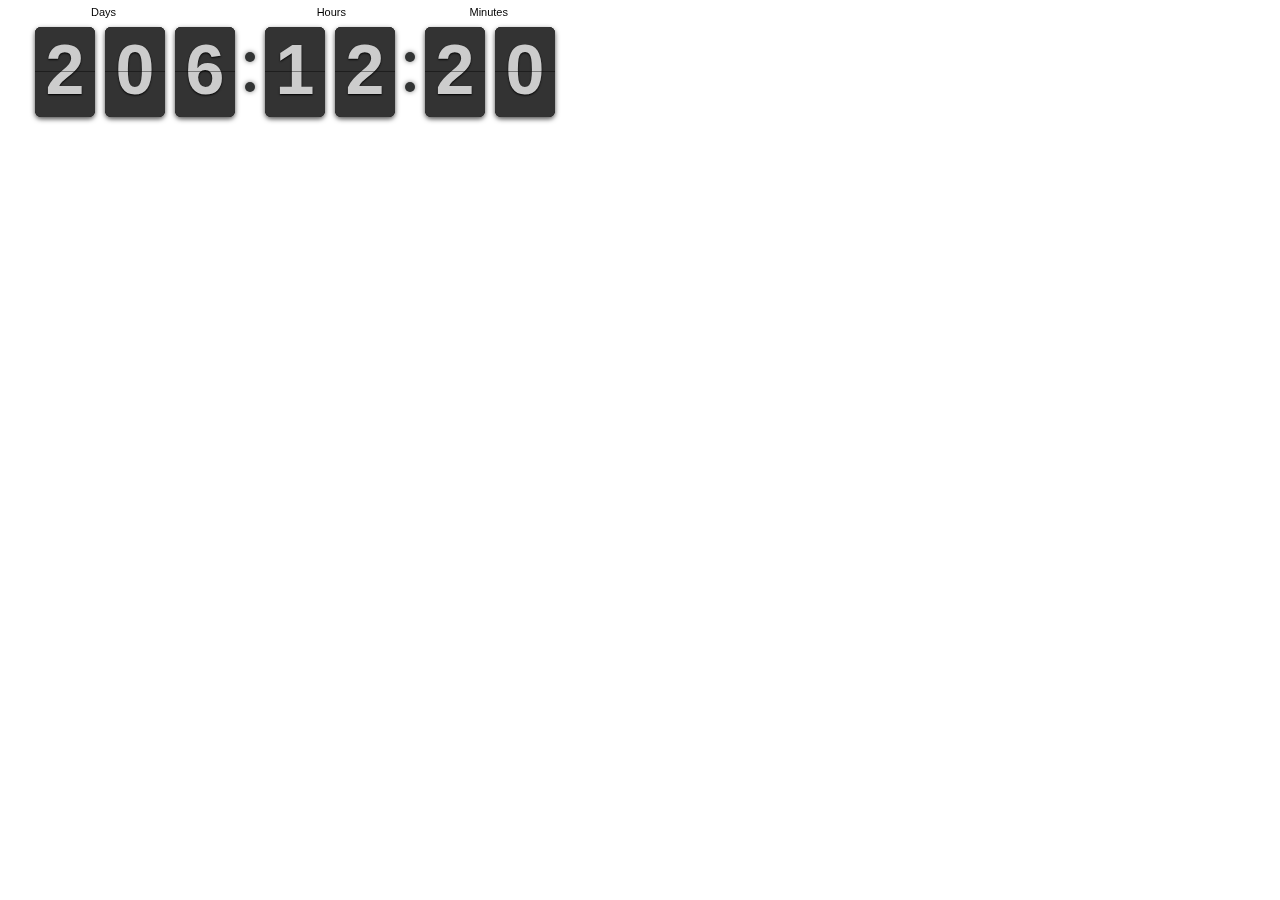
<file: FlipClock-master/examples/countdown-from-new-years-without-seconds.html>
<html>
	<head>
		<link rel="stylesheet" href="../compiled/flipclock.css">

		<script src="http://ajax.googleapis.com/ajax/libs/jquery/1.10.2/jquery.min.js"></script>

		<script src="../compiled/flipclock.js"></script>	
	</head>
	<body>
		<div class="clock" style="margin:2em;"></div>
		
		<script type="text/javascript">
			var clock;

			$(document).ready(function() {

				// Grab the current date
				var currentDate = new Date();

				// Set some date in the past. In this case, it's always been since Jan 1
				var pastDate  = new Date(currentDate.getFullYear(), 0, 1);

				// Calculate the difference in seconds between the future and current date
				var diff = currentDate.getTime() / 1000 - pastDate.getTime() / 1000;

				// Instantiate a coutdown FlipClock
				clock = $('.clock').FlipClock(diff, {
					clockFace: 'DailyCounter',
					showSeconds: false
				});
			});
		</script>
		
	</body>
</html>
</file>
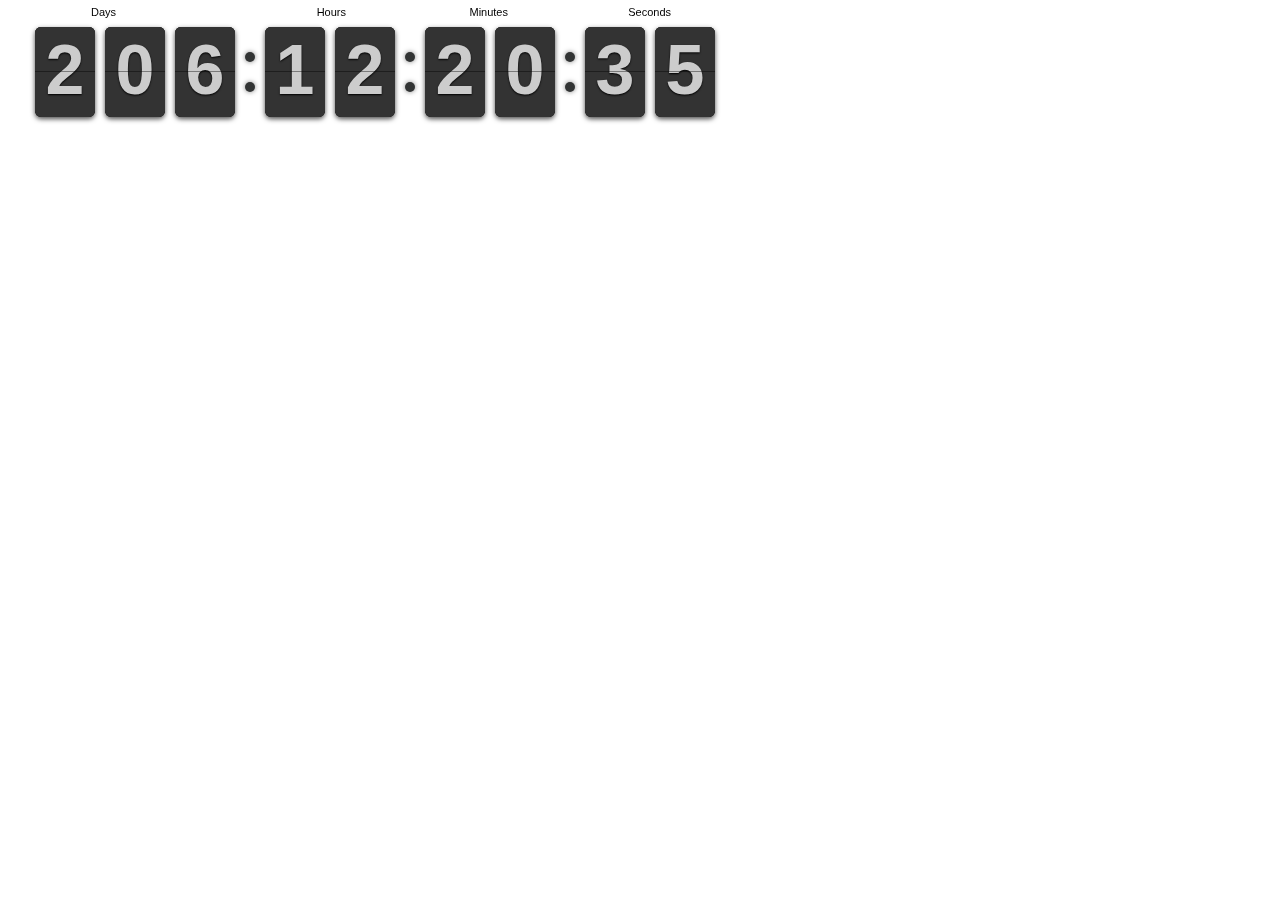
<file: FlipClock-master/examples/countdown-from-new-years.html>
<html>
	<head>
		<link rel="stylesheet" href="../compiled/flipclock.css">

		<script src="http://ajax.googleapis.com/ajax/libs/jquery/1.10.2/jquery.min.js"></script>

		<script src="../compiled/flipclock.js"></script>	
	</head>
	<body>
		<div class="clock" style="margin:2em;"></div>
		
		<script type="text/javascript">
			var clock;

			$(document).ready(function() {

				// Grab the current date
				var currentDate = new Date();

				// Set some date in the past. In this case, it's always been since Jan 1
				var pastDate  = new Date(currentDate.getFullYear(), 0, 1);

				// Calculate the difference in seconds between the future and current date
				var diff = currentDate.getTime() / 1000 - pastDate.getTime() / 1000;

				// Instantiate a coutdown FlipClock
				clock = $('.clock').FlipClock(diff, {
					clockFace: 'DailyCounter'
				});
			});
		</script>
		
	</body>
</html>
</file>
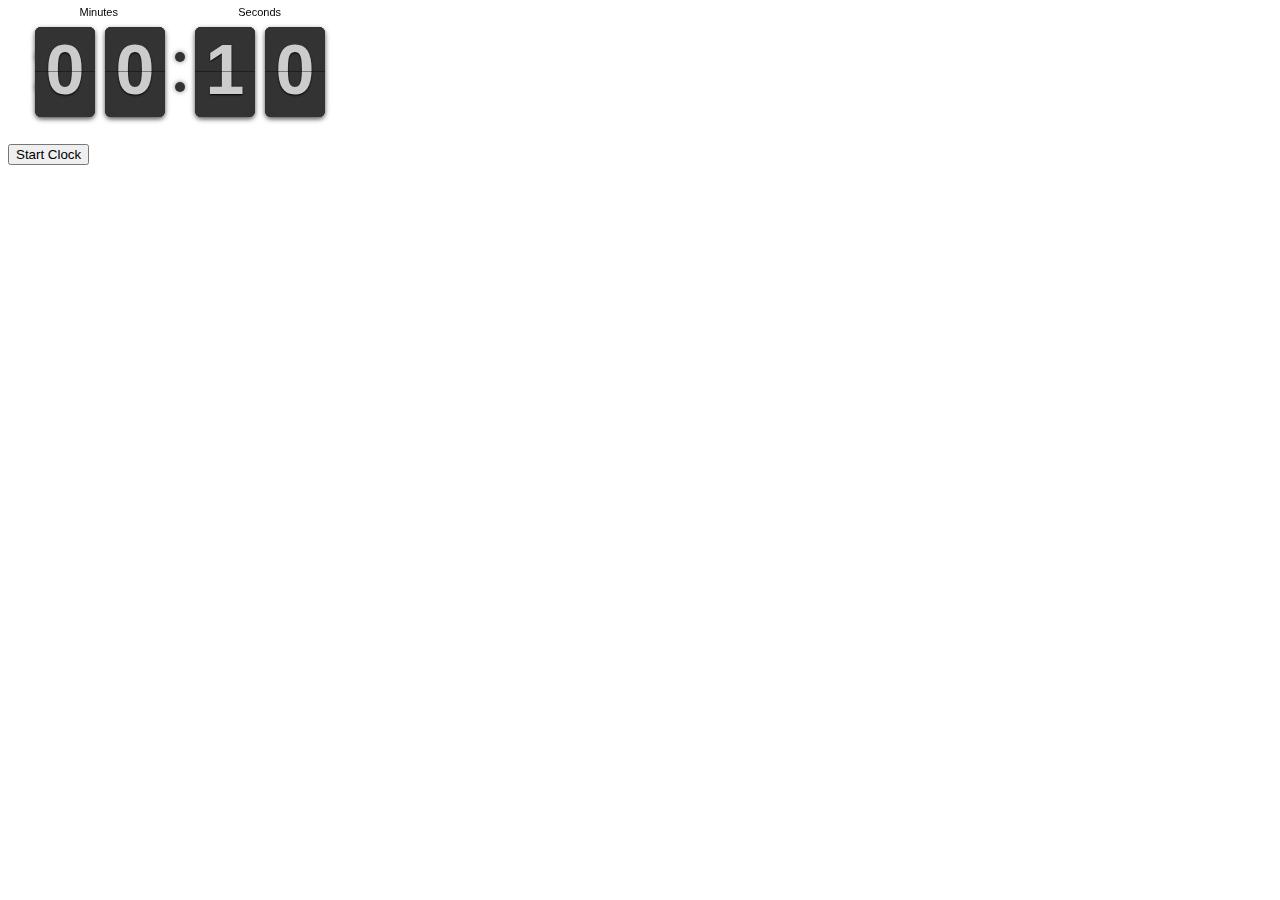
<file: FlipClock-master/examples/countdown-start-callback.html>
<html>
	<head>
		<link rel="stylesheet" href="../compiled/flipclock.css">

		<script src="http://ajax.googleapis.com/ajax/libs/jquery/1.10.2/jquery.min.js"></script>

		<script src="../compiled/flipclock.js"></script>		
	</head>
	<body>
	<div class="clock" style="margin:2em;"></div>
	<div class="message"></div>

	<button class="start">Start Clock</button>

	<script type="text/javascript">
		var clock;
		
		$(document).ready(function() {
			
			clock = $('.clock').FlipClock(10, {
		        clockFace: 'MinuteCounter',
		        countdown: true,
		        autoStart: false,
		        callbacks: {
		        	start: function() {
		        		$('.message').html('The clock has started!');
		        	}
		        }
		    });

		    $('.start').click(function(e) {

		    	clock.start();
		    });

		});
	</script>
	
	</body>
</html>
</file>
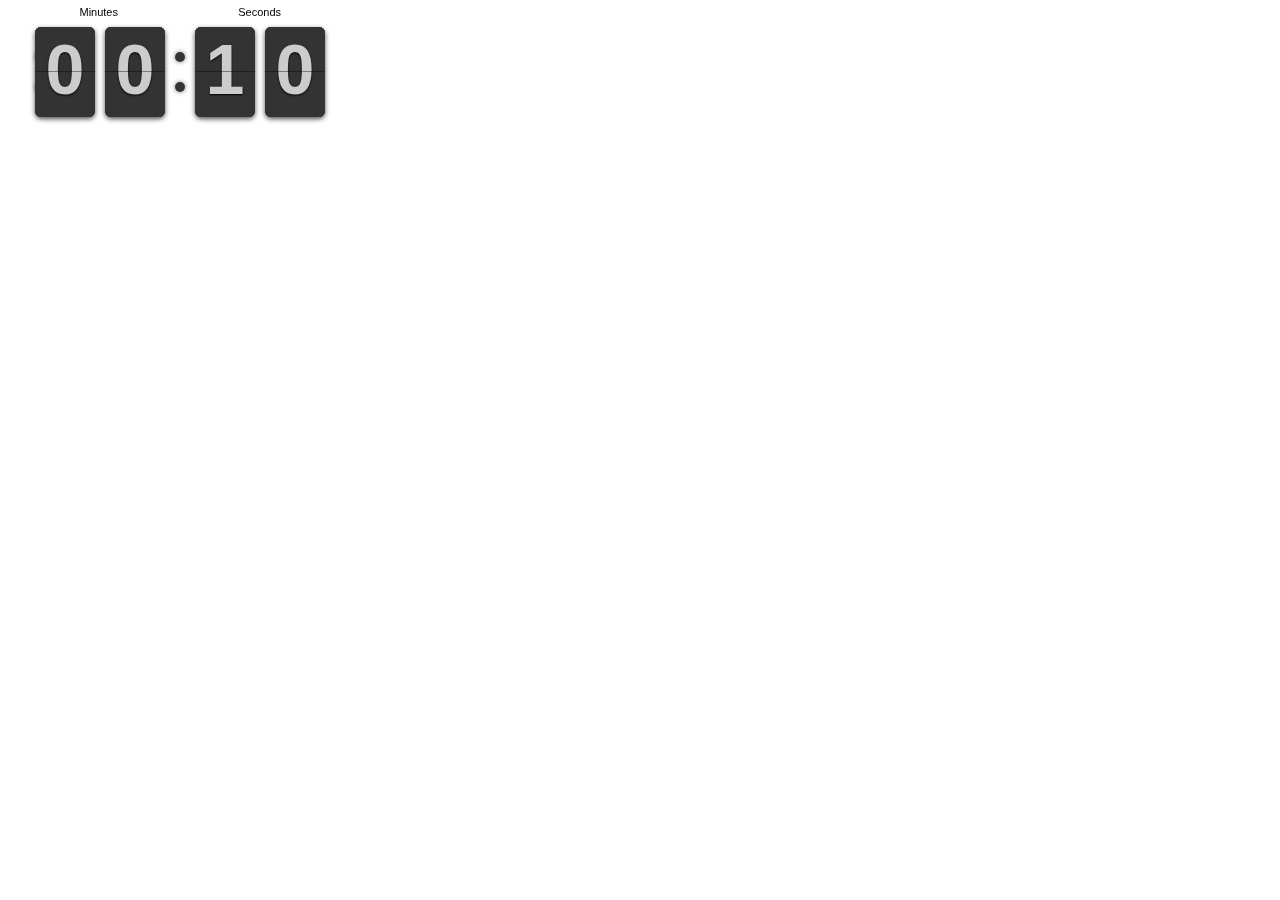
<file: FlipClock-master/examples/countdown-stop-callback.html>
<html>
	<head>
		<link rel="stylesheet" href="../compiled/flipclock.css">

		<script src="http://ajax.googleapis.com/ajax/libs/jquery/1.10.2/jquery.min.js"></script>

		<script src="../compiled/flipclock.js"></script>		
	</head>
	<body>
	<div class="clock" style="margin:2em;"></div>
	<div class="message"></div>

	<script type="text/javascript">
		var clock;
		
		$(document).ready(function() {

			clock = $('.clock').FlipClock(10, {
		        clockFace: 'MinuteCounter',
		        countdown: true,
		        callbacks: {
		        	stop: function() {
		        		$('.message').html('The clock has stopped!');
		        	}
		        }
		    });

		});
		
	</script>
	
	</body>
</html>
</file>
<file: css/standing-stake.css>
html, body {
	height: 100%;
}

html {
	background-image: url('../img/yin-yang-1000.png');
	background-position: center center;
	background-repeat: no-repeat;
	background-size: cover;	
	margin: 0; padding: 0;
}

body {
	background-color: rgba(44,62,80 , 0.6 );
	background-image: url('../img/pattern.png');
	background-position: center;
	background-repeat: repeat;
	font-family: 'Raleway', 'Arial', sans-serif;
	margin: 0; padding: 0;
}



.clocks { 
	width: 1350px; 
	height: 130px; 
	position: absolute; 
	top:0; bottom: 0;  
	left: 0;  right: 0;  
	margin: auto; 
}

/************************************************************************************
 * Grid layout
 ************************************************************************************/
.section {
	clear: both;
	margin-left: 5%;
	margin-right: 5%;
	padding: 0px;
}

/*  COLUMN SETUP  */
.col {
	display: block;
	float:left;
	margin: 1% 0 1% 5%;
	border-radius: 25px;
}
.col:first-child { margin-left: 0; }

/*  GROUPING  */
.group:before,
.group:after { content:""; display:table; }
.group:after { clear:both;}
.group { zoom:1; /* For IE 6/7 */ }

/*  GRID OF FOUR  */
.cell    {	width: 21.25%; }
.cells_2 {	width: 47.5%;  }
.cells_3 {	width: 73.75%; }
.cells_4 {	width: 100%;   }



/*  GO FULL WIDTH BELOW 480 PIXELS */
@media only screen and (max-width: 680px) {
	.col {  margin: 1% 0 1% 0%; }
	.cell, .cells_2, .cells_3, .cells_4 { width: 100%; }
}



/************************************************************************************
 * 
 ************************************************************************************/
.col {
	color:white;
	font-family: cursive;
	font-size: 100px;
	text-align: center;
	opacity: 0.6;
}

.col:hover {
	opacity: 1.0;
	color:white;
}

.repeat .col { background-color:  #7A29CC; }

.time .col {background-color:  #808080; }


.countdown-container {
	position: relative;
	top: 50%;
	-webkit-transform: translateY(-50%);
	-moz-transform: translateY(-50%);
	transform: translateY(-50%);

}

.clock-item .inner {
	height: 0px;
	padding-bottom: 100%;
	position: relative;	
	width: 100%;
}

.clock-canvas {
	background-color: rgba(255, 255, 255, .1);
	border-radius: 50%;
	height: 0px;
	padding-bottom: 100%;
}

.text {
	color: #fff;	
	font-size: 30px;
	font-weight: bold;	
	margin-top: -50px;
	position: absolute;
	top: 50%;
	text-align: center;
	text-shadow: 1px 1px 1px rgba(0, 0, 0, 1);
	width: 100%;
}

.text .val {
	font-size: 50px;
}

.text .type-time {
	font-size: 20px;
}

@media (min-width: 768px) and (max-width: 991px) {
	.clock-item {
		margin-bottom: 30px;		
	}
}

@media (max-width: 767px) {
	.clock-item {
		margin: 0px 30px 30px 30px;
	}
}
</file>
<file: css/nativedroid2.css>
/* Additional resources */

/* Colors */
/*@import url("nativedroid2.color.red.css");*/
/*@import url("nativedroid2.color.pink.css");*/
/*@import url("nativedroid2.color.purple.css");*/
/*@import url("nativedroid2.color.deep-purple.css");*/
/*@import url("nativedroid2.color.indigo.css");*/
/*@import url("nativedroid2.color.light-blue.css");*/
/*@import url("nativedroid2.color.cyan.css");*/
@import url("nativedroid2.color.teal.css");
/*@import url("nativedroid2.color.green.css");*/
/*@import url("nativedroid2.color.light-green.css");*/
/*@import url("nativedroid2.color.lime.css");*/
/*@import url("nativedroid2.color.yellow.css");*/
/*@import url("nativedroid2.color.amber.css");*/
/*@import url("nativedroid2.color.orange.css");*/
/*@import url("nativedroid2.color.deep-orange.css");*/
/*@import url("nativedroid2.color.brown.css");*/
/*@import url("nativedroid2.color.grey.css");*/
/*@import url("nativedroid2.color.blue-grey.css");*/


@import url("flexboxgrid.min.css");
@import url("material-design-iconic-font.min.css");
@import url(//fonts.googleapis.com/css?family=RobotoDraft:300,400,500,700,400italic);
@import url(//fonts.googleapis.com/css?family=Roboto:400,300,500,400italic,700,900);

body {
	-webkit-transition: opacity 0.4s;
	-moz-transition: opacity 0.4s;
	-ms-transition: opacity 0.4s;
	-o-transition: opacity 0.4s;
	transition: opacity 0.4s;
	font-size: 16px;

	opacity: 1;
	text-shadow: none !important;
}

body p,
body h1,
body h2,
body h3,
body h4,
body h5,
body h6,
body blockquote,
body a,
body button {
    -webkit-user-select: none;
    -moz-user-select: none;
    -ms-user-select: none;
    -o-user-select: none;
    user-select: none;
}

body.nd2-ready {
	opacity: 1;
}

body, input, select, textarea, button, .ui-btn,h1,h2,h3,h4,h5,h6 {
	font-family: "RobotoDraft","Roboto","Helvetica Neue",sans-serif;
	font-weight: 400;
}

/*
 * Typography
 */

h1 { font-size: 56px; line-height: 1.2em; font-weight: 400; }
h2 { font-size: 34px; line-height: 1.2em; font-weight: 400; }
h3 { font-size: 24px; line-height: 1.2em; font-weight: 400; }
h4 { font-size: 20px; line-height: 1.2em; font-weight: 500; }
h5 { font-size: 16px; line-height: 1.2em; font-weight: 400; }
h6 { font-size: 14px; line-height: 1.2em; font-weight: 400;}
p { font-size: 16px; line-height: 1.2em; }

.nd2-display-4 { font-size: 112px; line-height: 1.2em; font-weight: 100; display: block; }
.nd2-display-3 { font-size: 56px; line-height: 1.2em; font-weight: 400; display: block; }
.nd2-display-2 { font-size: 45px; line-height: 1.2em; font-weight: 400; display: block; }
.nd2-display-1 { font-size: 34px; line-height: 1.2em; font-weight: 400; display: block; }
.nd2-headline { font-size: 24px; line-height: 1.2em; font-weight: 400; display: block; }
.nd2-title { font-size: 20px; line-height: 1.2em; font-weight: 500; display: block; }
.nd2-subhead { font-size: 16px; line-height: 1.2em; font-weight: 400; display: block; }

blockquote {
	position: relative;
	display: block;
	background-color: #f6f6f6;
	padding: 7px 28px;
	margin-bottom: 54px;
	color: rgba(0, 0, 0, 0.87);
}

blockquote:after {
	content: "";
	position: absolute;
	width: 0px;
	height: 0px;
	left: 24px;
	bottom: -48px;
	border-style: solid;
	border-width: 48px 48px 0 0;
	border-color: #f6f6f6 transparent transparent transparent;
}

blockquote p {
	font-family: Georgia, serif;
	font-size: 26px;
	line-height: 1.4em;
	font-style: italic;
}

blockquote footer {
	display: block;
	margin: -1em 24px 1em 0px;
	font-size: 14px;
	color: #696969;
}

blockquote footer:before {
	content : "- ";
	display: inline-block;
	line-height: 1em;
	margin: 0px 7px;

}

code, pre {
	padding: 0px 7px;
	margin: 14px 0px;
	display: block;
	background-color: #f1f1f1;
	line-height: 25px;
	overflow: auto;
}

pre {
	background: linear-gradient(
	  to bottom,
	  #f1f1f1 50%,
	  #fcfcfc 50%
	);
	background-size: 100% 50px;
}

code {
	display: inline;
}

.align-right { text-align: right; }
.align-left { text-align: left; }
.align-center { text-align: center; }

/*
 * Page Default
 */

.ui-overlay-a, .ui-page-theme-a, .ui-page-theme-a .ui-panel-wrapper {
	background-color: #ffffff;
	border-color: rgba(0,0,0,.87);
	color: rgba(0, 0, 0, 0.87);
}

.ui-content.ui-content-nopadding {
	padding: 0em 0px;
}



/*
 * Panel
 */

.ui-panel.ui-panel-open {
    position:fixed;
}

.ui-panel-position-left > .ui-panel-inner {
    position: absolute;
    top: 1px;
    left: 0;
    right: 0;
    bottom: 0px;
    overflow: auto;
    -webkit-overflow-scrolling: touch;
}

.ui-panel-open {
	max-width: 90%;
	width: 304px;
}

.ui-panel-display-overlay {
	box-shadow: 0px 0px 7px rgba(0,0,0,0.1);
}

.ui-panel.ui-panel-display-overlay.ui-panel-open {
	z-index: 2000;
}

.ui-page-theme-a a, html .ui-bar-a a, html .ui-body-a a, html body .ui-group-theme-a a {
	font-weight: 400;
}

.ui-collapsible-heading-toggle {
	border-bottom: 1px solid #cccccc;
}

.ui-listview>.ui-li-static, .ui-listview>.ui-li-divider, .ui-listview>li>a.ui-btn {
	border: 0px;
}

.ui-collapsible.ui-collapsible {
	background-color: #f6f6f6;
}
.ui-collapsible.ui-collapsible h3 a,
.ui-collapsible.ui-collapsible-collapsed.ui-collapsible h3 a:hover {
	font-weight: 500;
	background-color: rgba(0,0,0,0.1);
}

.ui-panel-dismiss {
	background-color: transparent;
	-webkit-transition: background 0.8s;
	-moz-transition: background 0.8s;
	-ms-transition: background 0.8s;
	-o-transition: background 0.8s;
	transition: background 0.8s;
}

.ui-btn-icon-left:after, .ui-btn-icon-right:after, .ui-btn-icon-top:after, .ui-btn-icon-bottom:after, .ui-btn-icon-notext:after {
	background-color: transparent;
	background-color: rgba(0,0,0,0);
	background-position: center center;
	background-repeat: no-repeat;
	color: #cccccc;
}

.ui-panel-dismiss.ui-panel-dismiss-open {
	background-color: rgba(0,0,0,0.1);
	position: fixed;
	width: 100%;
	height: 100%;
	left: 0px;
	top: 0px;
}

.ui-collapsible.ui-collapsible-collapsed,
.ui-page-theme-a .ui-body-inherit.ui-collapsible-content,
.ui-collapsible.ui-collapsible-collapsed.ui-collapsible h3 a {
	background-color: transparent;
}

.ui-page-theme-a .ui-body-inherit.ui-collapsible-content li > a {
	text-transform: none;
}

.ui-collapsible-content > .ui-listview > li > a {
	padding-left: 1.5em;
}

.ui-collapsible .ui-collapsible-heading > .ui-icon-carat-d:after {
	-webkit-transform: rotate(-180deg);
	-moz-transform: rotate(-180deg);
	-ms-transform: rotate(-180deg);
	-o-transform: rotate(-180deg);
	transform: rotate(-180deg);

	-webkit-transition: -webkit-transform 0.4s;
	-moz-transition: -moz-transform 0.4s;
	-ms-transition: -ms-transform 0.4s;
	-o-transition: -o-transform 0.4s;
	transition: transform 0.4s;
}


.ui-collapsible.ui-collapsible-collapsed .ui-collapsible-heading > .ui-icon-carat-d:after {
	-webkit-transform: rotate(0deg);
	-moz-transform: rotate(0deg);
	-ms-transform: rotate(0deg);
	-o-transform: rotate(0deg);
	transform: rotate(0deg);
}

/*
 * Bottom Sheet Panel
 */

.ui-panel.ui-panel-position-bottom {
	position: fixed;
	top: auto;
	bottom: -100%;
	left: 0px;
	width: 100%;
	max-width: 100%;
	height: auto;
	max-height: 80%;
	overflow-y: auto;
	overflow-x: hidden;
	min-height: 75px;

	visibility: visible;
	clip: initial;

}

.ui-bottom-sheet-list .row > * {
	width: 100%;
}

.ui-bottom-sheet-list .ui-bottom-sheet-link {
	display: block;
	text-align: left;
	margin: 0px;
}

.ui-bottom-sheet-list .ui-bottom-sheet-link .zmdi {
	font-size: 1em;
	display: inline-block;
	margin-right: 7px;
	min-width: 20px;
	text-align: center;
}

.ui-bottom-sheet-list .ui-bottom-sheet-link strong {
	display: inline-block;
	font-weight: 600;
}


.ui-panel-position-bottom {

	-webkit-transition: bottom 0.4s, top 0.4s;
	-moz-transition: bottom 0.4s, top 0.4s;
	-ms-transition: bottom 0.4s, top 0.4s;
	-o-transition: bottom 0.4s, top 0.4s;
	transition: all 0.4s;

}

.ui-bottom-sheet-link {
	display: inline-block;
	padding: 14px;
	text-align: center;
	text-decoration: none;
	text-shadow: none !important;
}

.ui-bottom-sheet-link .zmdi {
	display: block;
	line-height: 1.4em;
	color: rgba(0, 0, 0, 0.87);
}

.ui-bottom-sheet-link strong {
	display: block;
	font-size: 14px;
	font-weight: 400;
	color: rgba(0, 0, 0, 0.87);
}

.ui-panel-position-bottom.ui-panel-open {
	top: auto;
	bottom: 0px;
}

.ui-panel.ui-panel-position-bottom.ui-body-inherit.ui-panel-open {
	min-height: 75px;
}

/*
 * Listview
 */

.ui-listview {
	margin: 1em 0px;
}

.ui-listview .ui-li-divider {
	padding: 7px 1em;
	background-color: transparent;
	color: rgba(0,0,0, 0.54);
	font-weight: 400;
	font-size: 1em;
	line-height: 1.4em;
}

.ui-panel-inner > .ui-listview {
	margin: 0px -1em;
}

.ui-panel-inner > .ui-listview > .ui-li-divider {
	background-color: transparent;
	color: rgba(0,0,0, 0.54);
	font-weight: 400;
	font-size: 14px;
	line-height: 1.4em;
}

.ui-listview .ui-li-has-thumb > img:first-child,
.ui-listview .ui-li-has-thumb > .ui-btn > img:first-child {
	padding: auto;
	width: 100%;
	height: auto;
	margin: auto auto;
	left: 1em;
}

.ui-listview img.ui-thumbnail.ui-thumbnail-circular,
.ui-listview img.ui-thumbnail.ui-thumbnail-circular {
	border-radius: 50% !important;
	overflow: hidden;

	-webkit-transform: scale(0.7);
	-moz-transform: scale(0.7);
	-ms-transform: scale(0.7);
	-o-transform: scale(0.7);
	transform: scale(0.7);

}

.ui-listview > li h1, .ui-listview > li h2, .ui-listview > li h3, .ui-listview > li h4, .ui-listview > li h5, .ui-listview > li h6, .ui-listview > li p {
/*	margin: 0.45em 28px;*/
	text-transform: none;
}

.ui-listview > li p {
	color: rgba(0, 0, 0, 0.54);
	font-size: 14px;
}

.ui-content .ui-listview {
	margin-bottom: 1em;
}

/*
 * Tabs
 */

.nd2Tabs {
	display: block;
	margin: 0px 0px 0px 60px;
	padding: 0px;
	list-style-type: none;
	white-space: nowrap;
	overflow-x: auto;
	height: 48px;
	overflow-y: hidden;
}

.nd2Tabs li {

	display: inline-block;

	line-height: 48px;
	text-align: center;
	padding: 0px 12px;
	font-weight: 500;
	text-transform: uppercase;
	font-size: 14px;

	cursor: pointer;
	color: rgba(255,255,255,0.6);

	-webkit-transition: all 0.4s;
	-moz-transition: all 0.4s;
	-ms-transition: all 0.4s;
	-o-transition: all 0.4s;
	transition: all 0.4s;

}

.nd2Tabs li:hover {
	color: #ffffff;
}

.nd2Tabs .nd2Tabs-active {
	color: #ffffff;
	position: relative;
}

.nd2Tabs .nd2Tabs-active:after {

		content : "";
		position: absolute;
		width: 100%;
		height: 2px;
		background-color: #323232;
		bottom: 0px;
		left: 0px;

		-webkit-animation: zoomIn 0.4s;
		-moz-animation: zoomIn 0.4s;
		-ms-animation: zoomIn 0.4s;
		-o-animation : zoomIn 0.4s;
		animation : zoomIn 0.4s;

}

.nd2Tabs-content-tab {
	display: none;

	opacity: 0;

	transform: translate(-100%,0%);

	-webkit-transition: all 0.4s;
	-moz-transition: all 0.4s;
	-ms-transition: all 0.4s;
	-o-transition: all 0.4s;
	transition: all 0.4s;

}

.nd2Tabs-content-tab.nd2Tab-active.from-left,
.nd2Tabs-content-tab.nd2Tab-active.to-left {
	-webkit-transform: translate(-100%,0%);
	-moz-transform: translate(-100%,0%);
	-ms-transform: translate(-100%,0%);
	-o-transform: translate(-100%,0%);
	transform: translate(-100%,0%);

	position: absolute;
	width: 100%;
}

.nd2Tabs-content-tab.nd2Tab-active.from-right,
.nd2Tabs-content-tab.nd2Tab-active.to-right {
	-webkit-transform: translate(100%,0%);
	-moz-transform: translate(100%,0%);
	-ms-transform: translate(100%,0%);
	-o-transform: translate(100%,0%);
	transform: translate(100%,0%);

	position: absolute;
	width: 100%;

}



.nd2Tabs-content-tab.nd2Tab-active {
	display: block;
	opacity: 1;

	transform: translate(0%,0%);

}

/* Header */

.ui-page-theme-a .ui-header {
	box-shadow: 0 2px 2px 0 rgba(0,0,0,.14),0 3px 1px -2px rgba(0,0,0,.2),0 1px 5px 0 rgba(0,0,0,.12) !important;
	border: 0px solid transparent;
}

.ui-header .ui-title, .ui-footer .ui-title {
	text-align: left;
	margin: 0px 72px;
	font-size: 20px;
	line-height: 1.8em;
	font-weight: 400;
	letter-spacing: 0.005em;
}

.ui-page-theme-a .ui-btn, html .ui-bar-a .ui-btn, html .ui-body-a .ui-btn, html body .ui-group-theme-a .ui-btn, html head+body .ui-btn.ui-btn-a, .ui-page-theme-a .ui-btn:visited, html .ui-bar-a .ui-btn:visited, html .ui-body-a .ui-btn:visited, html body .ui-group-theme-a .ui-btn:visited, html head+body .ui-btn.ui-btn-a:visited,
.ui-page-theme-a .ui-btn.ui-btn-active, html .ui-bar-a .ui-btn.ui-btn-active, html .ui-body-a .ui-btn.ui-btn-active, html body .ui-group-theme-a .ui-btn.ui-btn-active, html head+body .ui-btn.ui-btn-a.ui-btn-active, .ui-page-theme-a .ui-checkbox-on:after, html .ui-bar-a .ui-checkbox-on:after, html .ui-body-a .ui-checkbox-on:after, html body .ui-group-theme-a .ui-checkbox-on:after, .ui-btn.ui-checkbox-on.ui-btn-a:after, .ui-page-theme-a .ui-flipswitch-active, html .ui-bar-a .ui-flipswitch-active, html .ui-body-a .ui-flipswitch-active, html body .ui-group-theme-a .ui-flipswitch-active, html body .ui-flipswitch.ui-bar-a.ui-flipswitch-active, .ui-page-theme-a .ui-slider-track .ui-btn-active, html .ui-bar-a .ui-slider-track .ui-btn-active, html .ui-body-a .ui-slider-track .ui-btn-active, html body .ui-group-theme-a .ui-slider-track .ui-btn-active, html body div.ui-slider-track.ui-body-a .ui-btn-active {
	background-color: transparent;
	color: inherit;
	border: 0px;
	text-shadow: none !important;
	border-radius: 4px;

	-webkit-transition: background 0.4s;
	-moz-transition: background 0.4s;
	-ms-transition: background 0.4s;
	-o-transition: background 0.4s;
	transition: background 0.4s;

}

.ui-page-theme-a .ui-btn.ui-btn-fab {
	/*padding: 11.2px 16px;*/
}

.ui-btn-fab-bottom {

	position: fixed;

	bottom: 26px;
	right: 26px;

	-webkit-transition: all 0.4s !important;
	-moz-transition: all 0.4s !important;
	-ms-transition: all 0.4s !important;
	-o-transition: all 0.4s !important;
	transition: all 0.4s !important;
}

.nd2-toast-open .ui-btn-fab-bottom {
	bottom: 58px;
	right: 26px;
}

.ui-page-theme-a .ui-btn:focus, html .ui-bar-a .ui-btn:focus, html .ui-body-a .ui-btn:focus, html body .ui-group-theme-a .ui-btn:focus, html head+body .ui-btn.ui-btn-a:focus, .ui-page-theme-a .ui-focus, html .ui-bar-a .ui-focus, html .ui-body-a .ui-focus, html body .ui-group-theme-a .ui-focus, html head+body .ui-btn-a.ui-focus, html head+body .ui-body-a.ui-focus,
.ui-bar-a, .ui-page-theme-a .ui-bar-inherit, html .ui-bar-a .ui-bar-inherit, html .ui-body-a .ui-bar-inherit, html body .ui-group-theme-a .ui-bar-inherit,
.ui-overlay-a, .ui-page-theme-a, .ui-page-theme-a .ui-panel-wrapper {
	box-shadow: none;
	text-shadow: none;
}

.ui-header > .ui-btn {
	background-color: transparent !important;
	color: #ffffff !important;

	font-size: 20px;
	line-height: 1.8em;
	padding: 0.5em;
	display: inline-block;
	width: 1.6em;
	height: 1.6em;

	border-radius: 50% !important;
	overflow: hidden !important;

}

.ui-page-theme-a .ui-btn.ui-btn-raised {
	box-shadow: 0 2px 5px 0 rgba(0,0,0,.26);
	background-color: rgb(250,250,250);
}

.ui-page-theme-a .ui-btn.ui-btn-raised.ui-disabled {
	box-shadow: none;
	background-color: rgba(0,0,0,0.24);
	color: rgba(0,0,0,0.85);
}

/*
 * HR
 */

hr {
	display: block;
	border: 0px;
	border-top: 1px solid #cccccc;
	padding: 0px;
	margin: 1em 0px;
}

hr.inset {
	margin: 1em 0px 1em 1em;
}

.ui-content hr, .ui-panel-inner hr { margin: 1em -1em; }

.ui-panel-inner hr.inset { margin: 1em -1em 1em 0em; }

/*
 * Sidepanel Profile
 *
 */

.nd2-sidepanel-profile {
	position: relative;
	margin: -1em -1em 1.5em -1em;
	padding: 3em 1em 2em 1em;
	overflow: hidden;
	box-shadow: 0px 0px 15px rgba(0,0,0,0.05);
}

.nd2-sidepanel-profile:after {
	position: absolute;
	content : "";
	top: 0px;
	left: 0px;
	width: 100%;
	height: 100%;
	z-index: -1;

	background: -moz-linear-gradient(top,  rgba(255,255,255,0.01) 0%, rgba(0,0,0,0.5) 100%);
	background: -webkit-gradient(linear, left top, left bottom, color-stop(0%,rgba(255,255,255,0.01)), color-stop(100%,rgba(0,0,0,0.5)));
	background: -webkit-linear-gradient(top,  rgba(255,255,255,0.01) 0%,rgba(0,0,0,0.5) 100%);
	background: -o-linear-gradient(top,  rgba(255,255,255,0.01) 0%,rgba(0,0,0,0.5) 100%);
	background: -ms-linear-gradient(top,  rgba(255,255,255,0.01) 0%,rgba(0,0,0,0.5) 100%);
	background: linear-gradient(to bottom,  rgba(255,255,255,0.01) 0%,rgba(0,0,0,0.5) 100%);
	filter: progid:DXImageTransform.Microsoft.gradient( startColorstr='#03ffffff', endColorstr='#000000',GradientType=0 );

}

.nd2-sidepanel-profile .profile-background {
	position: absolute;
	top: 0px;
	left: 0px;
	width: 100%;
	height: auto;
	z-index: -1;
}

.nd2-sidepanel-profile .profile-thumbnail {
	width: 80%;
	height: auto;
	border-radius: 50%;
	overflow: hidden;
	margin: -0.8em auto;
	display: inline-block;

	border: 2px solid rgba(255,255,255,0.05);
}

.nd2-sidepanel-profile .profile-text {
	text-shadow: 0px 0px 1px rgba(0,0,0,0.2);
	color: #fff;
}

.nd2-sidepanel-profile .profile-text strong {
	font-size: 20px;
	line-height: 1.2em;
	display: block;
	font-weight: 400;
	white-space: nowrap;
	overflow: hidden;
	text-overflow: ellipsis;
}

.nd2-sidepanel-profile .profile-text .subline {
	font-size: 12px;
	line-height: 1.2em;
	font-weight: 400;
	display: block;
}

/*
 * Banner / Advertising
 */

.nd2-banner {
	display: block;
	margin: 14px 0px;
}

.nd2-sample-ad {
	display: block;
	margin: 14px 0px;
	padding: 7px;
	font-size: 12px;
	font-style: italic;
	border-radius: 3px;
	text-align: center;
}

/*
 * Button
 *
 */

.ui-panel .ui-listview .ui-btn { font-weight: 400; }

.ui-btn,a.ui-btn { text-transform: uppercase; font-weight: 500; color: inherit; }
.ui-listview > a.ui-btn, .ui-listview a { text-transform: none; }

.ui-btn.ui-btn-icon-left > i.md,
button.ui-btn > i.md.ui-pull-left { float: left; }

a.ui-btn.ui-btn-icon-left > i.md { margin-left: -1em; }

.ui-btn.ui-btn-icon-right > i.md,
button.ui-btn > i.md.ui-pull-right { float: right; }

a.ui-btn.ui-btn-icon-right > i.md { margin-right: -1em; }

.ui-btn > i.md,
button.ui-btn > i.md { float: none; margin: 0px 7px; }

.ui-btn.ui-btn-icon-block > i.zmdi { display: block; }

.ui-btn.ui-btn-fab { border-radius: 50% !important; }
.ui-btn.ui-btn-fab > i.zmdi { margin: 0px; padding: 0px; }

.ui-btn {
	margin: 0px;
}

/*
 * Forms
 */

.ui-table-columntoggle-popup {
	box-shadow: 0px 0px 5px rgba(0,0,0,0.1);
	border-radius: 0px;
}

.ui-controlgroup-controls, .ui-controlgroup-controls .ui-radio, .ui-controlgroup-controls .ui-checkbox, .ui-controlgroup-controls .ui-select, .ui-controlgroup-controls li {
	background-color: #ffffff;
	border-radius: 0px;
}

.ui-checkbox .ui-btn, .ui-radio .ui-btn,
.ui-checkbox .ui-btn:hover, .ui-radio .ui-btn:hover {
	background-color: #ffffff;
	font-weight: 400;
}

.ui-btn.ui-checkbox-off:after, .ui-btn.ui-checkbox-on:after, .ui-btn.ui-radio-off:after {
  content: "";
}

.ui-btn.ui-checkbox-off:after,
.ui-btn.ui-checkbox-on:after {
	content: "";
	position: absolute;
	left: 0;
	display: inline-block;
	box-sizing: border-box;
	width: 16px;
	height: 16px;
  margin: -10px 5px;
	cursor: pointer;
	overflow: hidden;
	border-radius: 2px;
	background-color: #ffffff;
	z-index: 2;
}

.ui-btn.ui-checkbox-off:after {
	border: 2px solid rgba(0,0,0,.54);
}

.ui-icon-check:after,
html .ui-btn.ui-checkbox-on.ui-checkbox-on:after {
	content: "";
	background-color: #cccccc;
	background-image: url("[data-uri]") !important;
	border: 2px solid #cccccc;
	border-radius: 2px;
	overflow: hidden;
}


.ui-btn.ui-radio-off:after,
.ui-btn.ui-radio-on:after  {
	position: absolute;
	top: 6px;
	left: 5px;
	display: inline-block;
	box-sizing: border-box;
	width: 16px;
	height: 16px;
	margin: 0;
	cursor: pointer;
	border: 2px solid rgba(0,0,0,.54);
	border-radius: 50%;
	z-index: 2;
}

.ui-radio .ui-btn.ui-radio-on:after {
	width: 16px;
	height: 16px;
	background-color: #ffffff;
	border-width: 2px;
}

.ui-radio .ui-btn.ui-radio-on:before {
    position: absolute;
    content: "";
    top: 11px;
    left: 10px;
    display: inline-block;
    box-sizing: border-box;
    width: 6px;
    height: 6px;
    margin: 0;
    cursor: pointer;
    border: 0px;
    border-radius: 50%;
    z-index: 3;
    background-color: rgba(0,0,0,0.54);
}

.ui-controlgroup-horizontal .ui-radio .ui-btn.ui-radio-on:before {
	display: none;
}

.ui-controlgroup-horizontal .ui-btn.ui-first-child,
.ui-controlgroup-horizontal .ui-controlgroup-controls .ui-btn
 {
	background-color: rgb(250,250,250);
	box-shadow: 0px 0px 5px rgba(0,0,0,0.1);
	border-radius: 0px;
}

.ui-mobile label,
.ui-controlgroup-label,
.ui-controlgroup-label legend {
	font-size: 12px;
	font-weight: 400;
	color: #696969;
	margin-bottom: 0px;
}


.ui-mobile label {
	cursor: pointer;
}

.ui-input-text input, .ui-input-search input,
textarea.ui-input-text.ui-textinput-autogrow {
	font-size: 14px;
	border-radius: 0px;
	border: 0px solid #ffffff;
	position: relative;
	margin: 0px;
	padding: 0px;
	line-height: 16px;
}

.ui-input-text, .ui-input-search,
textarea.ui-input-text.ui-textinput-autogrow {
	margin: 0px 0px 14px 0px;
	padding: 0px;
}

textarea.ui-input-text.ui-textinput-autogrow {
	margin-top: 4px;
	border-bottom: 2px solid #cccccc;
}

.ui-input-text:after,
.ui-input-search:after {
	content: "";
	position: absolute;
	width: 100%;
	height: 1px;
	background-color: #cccccc;

	-webkit-transition: width 0.4s, height 0.4s, background 0.4s;
	-moz-transition: width 0.4s, height 0.4s, background 0.4s;
	-ms-transition: width 0.4s, height 0.4s, background 0.4s;
	-o-transition: width 0.4s, height 0.4s, background 0.4s;
	transition: width 0.4s, height 0.4s, background 0.4s;

}

.ui-input-search {
	padding-left: 7px;
}

.ui-input-search:after {
	top: auto;
	bottom: 0px;
}

.ui-body-a, .ui-page-theme-a .ui-body-inherit, html .ui-bar-a .ui-body-inherit, html .ui-body-a .ui-body-inherit, html body .ui-group-theme-a .ui-body-inherit, html .ui-panel-page-container-a {
	box-shadow: none;
	border-radius: 0px;
	border: 0px solid #ffffff;
}



.ui-flipswitch {
	border-width: 0px;
	overflow: hidden;

		-webkit-transition: background 0.4s;
		-moz-transition: background 0.4s;
		-ms-transition: background 0.4s;
		-o-transition: background 0.4s;
		transition: background 0.4s;
}

.ui-flipswitch.ui-corner-all {
	border-radius: 13px;
	box-shadow: 0px 0px 5px rgba(0,0,0,0.1);
}

.ui-flipswitch.waves-button:hover {
	background-color: #e9e9e9;
}

.ui-flipswitch .ui-btn.ui-flipswitch-on {
	border-radius: 50%;
	border-color: transparent;
	background-color: #cccccc;
}

.ui-flipswitch .ui-btn.ui-flipswitch-on {
	background-color: rgba(255,255,255,0.5);
}

.ui-page-theme-a .ui-slider-track .ui-btn-active, html .ui-bar-a .ui-slider-track .ui-btn-active, html .ui-body-a .ui-slider-track .ui-btn-active, html body .ui-group-theme-a .ui-slider-track .ui-btn-active, html body div.ui-slider-track.ui-body-a .ui-btn-active {
	height: 2px;
	border-radius: 0px;
}

.ui-slider-track {
	height: 2px;
	border: 0px solid #ffffff;
	background-color: #cccccc;
}

html >body .ui-rangeslider .ui-rangeslider-sliders .ui-slider-track:first-child {
	height: 2px;
	border: 0px solid #ffffff;
}

.ui-slider-track .ui-btn.ui-slider-handle {
	width: 20px;
	height: 20px;
	border-radius: 50%;
	margin-top: -10px;
	margin-left: -10px;
	box-shadow: none;
}


/*
 * Popup / Dialog
 */

.ui-popup .ui-header .ui-title {
/*	margin-left: 1em;*/
}

.ui-popup {
	box-shadow: 0px 0px 5px rgba(0,0,0,0.1);
	border-radius: 0px;
}

/*
*	Toasts
*/

.nd2-toast {
	display: block;

	background-color: #323232;
	line-height: 48px;
	width: 450px;

	max-width: 100%;

	overflow: hidden;
	max-height: 48px;
	white-space: nowrap;

	position: fixed;
	bottom: 0px;
	left: 50%;

	-webkit-transform: translate(-50%,0%);
	-ms-transform: translate(-50%,0%);
	-moz-transform: translate(-50%,0%);
	-o-transform: translate(-50%,0%);
	transform: translate(-50%,0%);

	-moz-transition: all 0.4s;
	-webkit-transition: all 0.4s;
	-ms-transition: all 0.4s;
	-o-transition: all 0.4s;
	transition: all 0.4s;

	color: #ffffff;
	font-size: 14px;

	z-index: 2001;

}

.nd2-toast-wrapper { position: relative; }

.nd2-toast.no-action {
	padding: 0px 24px 0px 0px;
}

.nd2-toast.nd2-toast-off {
	bottom: -150px;
}

.nd2-toast .nd2-toast-message {
	display: inline-block;
	max-width: 90%;
	overflow: hidden;
	text-overflow: ellipsis;
	padding: 0px 0px 0px 24px;
}

.nd2-toast .nd2-toast-action {
	display: inline-block;
	margin-left: 48px;
	position: absolute;
	right: 24px;
}

.nd2-toast .nd2-toast-action .ui-btn {
	padding: 0px;
	border: 0px solid transparent;
	background-color: #323232;
}

/*
 *	Search
 */

.nd2-search-input,
.nd2-search-back-button,
.nd2-search-active .nd2-search-button {
	display: none !important;
	visibility: hidden;
}

.nd2-search-active .nd2-search-input,
.nd2-search-active .nd2-search-back-button {
	display: block !important;
	visibility: visible;
}

.nd2-search-active .ui-title,
.nd2-search-active .ui-btn {
	display: none;
}

.nd2-search-input {
	display: block;
	position: absolute;
	top: 20px;
	left: 72px;
	background-color: transparent;
	border: 0px;
	line-height: 25px;
	font-size: 20px;
	color: #ffffff;
	outline: none;
}

.nd2-search-input::-webkit-input-placeholder { color: rgba(255,255,255,0.6); }
.nd2-search-input:-moz-placeholder { color: rgba(255,255,255,0.6); }
.nd2-search-input::-moz-placeholder { color: rgba(255,255,255,0.6); }
.nd2-search-input:-ms-input-placeholder { color: rgba(255,255,255,0.6); }

.ui-autocomplete {
	display: block;
	position: fixed;
	top: 64px !important;
	left: 0px !important;
	right: 0px;
	bottom: 0px;
	background-color: #fafafa;

	list-style-type: none;
	padding: 0px;
	margin: 0px;

	overflow-y: auto;
	-webkit-overflow-scrolling: touch;
}

.nd2-search-result-item {
	display: block;
	padding: 0px 10px;
	font-size: 18px;
	line-height: 2.6em;
	color: rgba(0,0,0,0.54);
	cursor: pointer;

	-webkit-transition: background 0.4s;
	-ms-transition: background 0.4s;
	-moz-transition: background 0.4s;
	-o-transition: background 0.4s;
	transition: background 0.4s;

}

.nd2-search-result-item:hover,
.nd2-search-result-item.ui-state-focus {
	background-color: rgba(0,0,0,0.05);
}

.nd2-search-result-item .icon {
	display: inline-block;
	width: 45px;
	text-align: center;
	margin-right: 17px;
}

.nd2-search-result-item .term {
	font-weight: normal;
	display: inline-block;
	color: rgba(0,0,0,0.94);
}


/*
 * Table
 */

.ui-table th {
	font-weight: 500;
}

/*
 * Colors
 */

.clr-bg-lime, .clr-accent-lime .nd2Tabs .nd2Tabs-active:after { background-color: #cddc39; }
.clr-bg-red, .clr-accent-red .nd2Tabs .nd2Tabs-active:after { background-color: #F44336; }
.clr-bg-pink, .clr-accent-pink .nd2Tabs .nd2Tabs-active:after { background-color: #E91E63; }
.clr-bg-purple, .clr-accent-purple .nd2Tabs .nd2Tabs-active:after { background-color: #9C27B0; }
.clr-bg-deep-purple, .clr-accent-deep-purple .nd2Tabs .nd2Tabs-active:after { background-color: #673AB7; }
.clr-bg-indigo, .clr-accent-indigo .nd2Tabs .nd2Tabs-active:after { background-color: #3F51B5; }
.clr-bg-blue, .clr-accent-blue .nd2Tabs .nd2Tabs-active:after { background-color: #2196F3; }
.clr-bg-light-blue, .clr-accent-light-blue .nd2Tabs .nd2Tabs-active:after { background-color: #03A9F4; }
.clr-bg-cyan, .clr-accent-cyan .nd2Tabs .nd2Tabs-active:after { background-color: #00BCD4; }
.clr-bg-teal, .clr-accent-teal .nd2Tabs .nd2Tabs-active:after { background-color: #009688; }
.clr-bg-green, .clr-accent-green .nd2Tabs .nd2Tabs-active:after { background-color: #4CAF50; }
.clr-bg-light-green, .clr-accent-light-green .nd2Tabs .nd2Tabs-active:after { background-color: #8BC34A; }
.clr-bg-yellow, .clr-accent-yellow .nd2Tabs .nd2Tabs-active:after { background-color: #FFEB3B; }
.clr-bg-amber, .clr-accent-amber .nd2Tabs .nd2Tabs-active:after { background-color: #FFC107; }
.clr-bg-orange, .clr-accent-orange .nd2Tabs .nd2Tabs-active:after { background-color: #FF9800; }
.clr-bg-deep-orange, .clr-accent-deep-orange .nd2Tabs .nd2Tabs-active:after { background-color: #FF5722; }
.clr-bg-brown, .clr-accent-brown .nd2Tabs .nd2Tabs-active:after { background-color: #795548; }
.clr-bg-grey, .clr-accent-grey .nd2Tabs .nd2Tabs-active:after { background-color: #9E9E9E; }
.clr-bg-blue-grey, .clr-accent-blue-grey .nd2Tabs .nd2Tabs-active:after { background-color: #607D8B; }
.clr-bg-white, .clr-accent-white .nd2Tabs .nd2Tabs-active:after { background-color: #FFFFFF; }

.clr-lime { color: #cddc39; }
.clr-red { color: #F44336; }
.clr-pink { color: #E91E63; }
.clr-purple { color: #9C27B0; }
.clr-deep-purple { color: #673AB7; }
.clr-indigo { color: #3F51B5; }
.clr-blue { color: #2196F3; }
.clr-light-blue { color: #03A9F4; }
.clr-cyan { color: #00BCD4; }
.clr-teal { color: #009688; }
.clr-green { color: #4CAF50; }
.clr-light-green { color: #8BC34A; }
.clr-yellow { color: #FFEB3B; }
.clr-amber { color: #FFC107; }
.clr-orange { color: #FF9800; }
.clr-deep-orange { color: #FF5722; }
.clr-brown { color: #795548; }
.clr-grey { color: #9E9E9E; }
.clr-blue-grey { color: #607D8B; }
.clr-white { color: #FFFFFF; }

.ui-btn.clr-btn-accent-lime,.ui-btn.clr-btn-accent-lime:hover { color: #cddc39; }
.ui-btn.clr-btn-accent-red,.ui-btn.clr-btn-accent-red:hover { color: #F44336; }
.ui-btn.clr-btn-accent-pink,.ui-btn.clr-btn-accent-pink:hover { color: #E91E63; }
.ui-btn.clr-btn-accent-purple,.ui-btn.clr-btn-accent-purple:hover { color: #9C27B0; }
.ui-btn.clr-btn-accent-deep-purple,.ui-btn.clr-btn-accent-deep-purple:hover { color: #673AB7; }
.ui-btn.clr-btn-accent-indigo,.ui-btn.clr-btn-accent-indigo:hover { color: #3F51B5; }
.ui-btn.clr-btn-accent-blue,.ui-btn.clr-btn-accent-blue:hover { color: #2196F3; }
.ui-btn.clr-btn-accent-light-blue,.ui-btn.clr-btn-accent-light-blue:hover { color: #03A9F4; }
.ui-btn.clr-btn-accent-cyan,.ui-btn.clr-btn-accent-cyan:hover { color: #00BCD4; }
.ui-btn.clr-btn-accent-teal,.ui-btn.clr-btn-accent-teal:hover { color: #009688; }
.ui-btn.clr-btn-accent-green,.ui-btn.clr-btn-accent-green:hover { color: #4CAF50; }
.ui-btn.clr-btn-accent-light-green,.ui-btn.clr-btn-accent-light-green:hover { color: #8BC34A; }
.ui-btn.clr-btn-accent-yellow,.ui-btn.clr-btn-accent-yellow:hover { color: #FFEB3B; }
.ui-btn.clr-btn-accent-amber,.ui-btn.clr-btn-accent-amber:hover { color: #FFC107; }
.ui-btn.clr-btn-accent-orange,.ui-btn.clr-btn-accent-orange:hover { color: #FF9800; }
.ui-btn.clr-btn-accent-deep-orange,.ui-btn.clr-btn-accent-deep-orange:hover { color: #FF5722; }
.ui-btn.clr-btn-accent-brown,.ui-btn.clr-btn-accent-brown:hover { color: #795548; }
.ui-btn.clr-btn-accent-grey,.ui-btn.clr-btn-accent-grey:hover { color: #9E9E9E; }
.ui-btn.clr-btn-accent-blue-grey,.ui-btn.clr-btn-accent-blue-grey:hover { color: #607D8B; }
.ui-btn.clr-btn-accent-white,.ui-btn.clr-btn-accent-white:hover { color: #FFFFFF; }

.ui-btn.clr-btn-lime,.ui-btn.clr-btn-lime:hover { color: rgba(0,0,0,0.8); background-color: #cddc39; }
.ui-btn.clr-btn-red,.ui-btn.clr-btn-red:hover { color: rgb(255,255,255); background-color: #F44336; }
.ui-btn.clr-btn-pink,.ui-btn.clr-btn-pink:hover { color: rgb(255,255,255); background-color: #E91E63; }
.ui-btn.clr-btn-purple,.ui-btn.clr-btn-purple:hover { color: rgb(255,255,255); background-color: #9C27B0; }
.ui-btn.clr-btn-deep-purple,.ui-btn.clr-btn-deep-purple:hover { color: rgb(255,255,255); background-color: #673AB7; }
.ui-btn.clr-btn-indigo,.ui-btn.clr-btn-indigo:hover { color: rgb(255,255,255); background-color: #3F51B5; }
.ui-btn.clr-btn-blue,.ui-btn.clr-btn-blue:hover { color: rgb(255,255,255); background-color: #2196F3; }
.ui-btn.clr-btn-light-blue,.ui-btn.clr-btn-light-blue:hover { color: rgb(255,255,255); background-color: #03A9F4; }
.ui-btn.clr-btn-cyan,.ui-btn.clr-btn-cyan:hover { color: rgb(255,255,255); background-color: #00BCD4; }
.ui-btn.clr-btn-teal,.ui-btn.clr-btn-teal:hover { color: rgb(255,255,255); background-color: #009688; }
.ui-btn.clr-btn-green,.ui-btn.clr-btn-green:hover { color: rgb(255,255,255); background-color: #4CAF50; }
.ui-btn.clr-btn-light-green,.ui-btn.clr-btn-light-green:hover { color: rgb(255,255,255); background-color: #8BC34A; }
.ui-btn.clr-btn-yellow,.ui-btn.clr-btn-yellow:hover { color: rgba(0,0,0,0.8); background-color: #FFEB3B; }
.ui-btn.clr-btn-amber,.ui-btn.clr-btn-amber:hover { color: rgba(0,0,0,0.8); background-color: #FFC107; }
.ui-btn.clr-btn-orange,.ui-btn.clr-btn-orange:hover { color: rgb(255,255,255); background-color: #FF9800; }
.ui-btn.clr-btn-deep-orange,.ui-btn.clr-btn-deep-orange:hover { color: rgb(255,255,255); background-color: #FF5722; }
.ui-btn.clr-btn-brown,.ui-btn.clr-btn-brown:hover { color: rgb(255,255,255); background-color: #795548; }
.ui-btn.clr-btn-grey,.ui-btn.clr-btn-grey:hover { color: rgb(255,255,255); background-color: #9E9E9E; }
.ui-btn.clr-btn-blue-grey,.ui-btn.clr-btn-blue-grey:hover { color: rgb(255,255,255); background-color: #607D8B; }
.ui-btn.clr-btn-white,.ui-btn.clr-btn-white:hover { color: rgba(0,0,0,0.8); background-color: #FFFFFF; }


/*
 * Cards
 */

.nd2-card {
	display: block;
	border-radius: 4px;
	box-shadow: 0 2px 2px 0 rgba(0, 0, 0, 0.16), 0 2px 10px 0 rgba(0, 0, 0, 0.12);
	margin: 15px auto;
	max-width: 450px;
	overflow: hidden;
}

.nd2-card.card-media-right,
.nd2-card.card-media-left {
	position: relative;
}

.nd2-card.card-media-left {
	min-height: 272px;
}

.nd2-card .card-media img {
	width: 100%;
	display: block;
}

.nd2-card .card-media {
	width: 100%;
	overflow: hidden;
	position: relative;
}

.nd2-card.card-media-right .card-media {
	display: block;
	position: absolute;
	top: 12px;
	right: 12px;
}

.nd2-card.card-media-left .card-media {
	display: block;
	position: absolute;
	top: 16px;
	left: 16px;
	width: 240px;
}

.nd2-card.card-media-right.card-media-small .card-media { width: 80px; height: 80px; }
.nd2-card.card-media-right.card-media-medium .card-media { width: 112px; height: 112px; }
.nd2-card.card-media-right.card-media-large .card-media { width: 152px; height: 152px; }

.nd2-card .card-media-overlay {
	display: block;
	position: absolute;
	bottom: 0px;
	left: 0px;
	width: 100%;
	overflow: hidden;

	/* Permalink - use to edit and share this gradient: http://colorzilla.com/gradient-editor/#000000+0,000000+100&amp;0+0,0.65+100 */
	background: -moz-linear-gradient(top,  rgba(0,0,0,0) 0%, rgba(0,0,0,0.65) 100%); /* FF3.6+ */
	background: -webkit-gradient(linear, left top, left bottom, color-stop(0%,rgba(0,0,0,0)), color-stop(100%,rgba(0,0,0,0.65))); /* Chrome,Safari4+ */
	background: -webkit-linear-gradient(top,  rgba(0,0,0,0) 0%,rgba(0,0,0,0.65) 100%); /* Chrome10+,Safari5.1+ */
	background: -o-linear-gradient(top,  rgba(0,0,0,0) 0%,rgba(0,0,0,0.65) 100%); /* Opera 11.10+ */
	background: -ms-linear-gradient(top,  rgba(0,0,0,0) 0%,rgba(0,0,0,0.65) 100%); /* IE10+ */
	background: linear-gradient(to bottom,  rgba(0,0,0,0) 0%,rgba(0,0,0,0.65) 100%); /* W3C */
	filter: progid:DXImageTransform.Microsoft.gradient( startColorstr='#00000000', endColorstr='#a6000000',GradientType=0 ); /* IE6-9 */

}

.nd2-card .card-media-overlay.with-background {
	background-color: rgba(0,0,0,0.4);
}

.nd2-card .card-media-overlay .card-title .card-primary-title,
.nd2-card .card-media-overlay .card-title .card-subtitle,
.nd2-card .card-media-overlay .card-action .ui-btn {
	color: #ffffff;
	text-shadow: 1px 1px 2px rgba(0,0,0,0.3);
}

.nd2-card .card-media-overlay .card-action .ui-btn:hover {
	background-color: rgba(0,0,0,0.4);
}

.nd2-card .card-supporting-text {
	padding: 16px 16px 16px 16px;
	display: block;
	font-size: 16px;
	line-height: 1.6em;
	margin: 0px 0px;
}

.nd2-card .card-supporting-text.has-action { padding: 16px 16px 16px 16px; }
.nd2-card .card-supporting-text.has-title { padding-top: 0px; }

.nd2-card.card-media-right .card-supporting-text.has-title { padding-top: 16px; }


.nd2-card .card-title {
	padding: 24px 16px;
}

.nd2-card.card-media-right.card-media-small .card-title { min-height: 56px; }
.nd2-card.card-media-right.card-media-medium .card-title { min-height: 88px; }
.nd2-card.card-media-right.card-media-large .card-title {  min-height: 128px;  }

.nd2-card .card-title.has-supporting-text {
	padding: 24px 16px 16px 16px;
}

.nd2-card .card-title .card-primary-title {
	margin: 0px;
	font-weight: 500;
	font-size: 22px;
	line-height: 26px;
	max-width: 90%;
	overflow: hidden;
	white-space: nowrap;
	text-overflow: ellipsis;
}

.nd2-card .card-title .card-subtitle {
	font-size: 14px;
	margin: 0px;
	color: #8e8e8e;
	font-weight: 400;
	line-height: 20px;
	max-width: 90%;
	overflow: hidden;
	white-space: nowrap;
	text-overflow: ellipsis;
}

.nd2-card.card-media-right .card-title .card-primary-title,
.nd2-card.card-media-right .card-title .card-subtitle {
	margin-right: 120px;
}

.nd2-card.card-media-right.card-media-medium  .card-title .card-primary-title,
.nd2-card.card-media-right.card-media-medium  .card-title .card-subtitle {
	margin-right: 180px;
}

.nd2-card.card-media-right.card-media-large .card-title .card-primary-title,
.nd2-card.card-media-right.card-media-large .card-title .card-subtitle {
	margin-right: 220px;
}


.nd2-card .card-title.has-avatar .card-primary-title,
.nd2-card .card-title.has-avatar .card-subtitle {
	font-size: 16px;
	line-height: 20px;
}

.nd2-card .card-title .card-avatar {
	display: block;
	float: left;
	width: 40px;
	height: 40px;
	overflow: hidden;
	border-radius: 50%;
	margin-right: 16px;
	background-color: #bdbdbd;
}

.nd2-card .card-action {
	padding: 8px;
}

.nd2-card .card-action.has-separator {
	border-top: 1px solid #eee;
}


.nd2-card.card-media-left .card-action {
	position: absolute;
	top: 16px;
	right: 16px;
	text-align: right;
}

.nd2-card.card-media-left .card-action .ui-btn {
	display: block;
}

/*
* Charts
*/

.nd2-chart {
	width: 100%;
	margin: 48px auto;
	height: 250px;
}

.nd2-chart.nd2-chart-large {
	height: 500px;
}

.nd2-chart .ct-area {
	fill-opacity: 0.6;
}

.nd2-chart .ct-bar {
	stroke-width: 5px;
}

/* Chart-Color-Theme: red */
.nd2-chart.clr-theme-red .ct-series-a .ct-bar, .nd2-chart.clr-theme-red .ct-series-a .ct-line, .nd2-chart.clr-theme-red .ct-series-a .ct-point, .nd2-chart.clr-theme-red .ct-series-a .ct-slice-donut {	stroke: #F44336; } .nd2-chart.clr-theme-red .ct-series-a .ct-area, .nd2-chart.clr-theme-red .ct-series-a .ct-slice-pie { fill: #F44336; }  .nd2-chart.clr-theme-red .ct-series-b .ct-bar, .nd2-chart.clr-theme-red .ct-series-b .ct-line, .nd2-chart.clr-theme-red .ct-series-b .ct-point, .nd2-chart.clr-theme-red .ct-series-b .ct-slice-donut {	stroke: #E91E63; } .nd2-chart.clr-theme-red .ct-series-b .ct-area, .nd2-chart.clr-theme-red .ct-series-b .ct-slice-pie { fill: #E91E63; }  .nd2-chart.clr-theme-red .ct-series-c .ct-bar, .nd2-chart.clr-theme-red .ct-series-c .ct-line, .nd2-chart.clr-theme-red .ct-series-c .ct-point, .nd2-chart.clr-theme-red .ct-series-c .ct-slice-donut {	stroke: #9C27B0; } .nd2-chart.clr-theme-red .ct-series-c .ct-area, .nd2-chart.clr-theme-red .ct-series-c .ct-slice-pie { fill: #9C27B0; }  .nd2-chart.clr-theme-red .ct-series-d .ct-bar, .nd2-chart.clr-theme-red .ct-series-d .ct-line, .nd2-chart.clr-theme-red .ct-series-d .ct-point, .nd2-chart.clr-theme-red .ct-series-d .ct-slice-donut {	stroke: #673AB7; } .nd2-chart.clr-theme-red .ct-series-d .ct-area, .nd2-chart.clr-theme-red .ct-series-d .ct-slice-pie { fill: #673AB7; }  .nd2-chart.clr-theme-red .ct-series-e .ct-bar, .nd2-chart.clr-theme-red .ct-series-e .ct-line, .nd2-chart.clr-theme-red .ct-series-e .ct-point, .nd2-chart.clr-theme-red .ct-series-e .ct-slice-donut {	stroke: #3F51B5; } .nd2-chart.clr-theme-red .ct-series-e .ct-area, .nd2-chart.clr-theme-red .ct-series-e .ct-slice-pie { fill: #3F51B5; }  .nd2-chart.clr-theme-red .ct-series-f .ct-bar, .nd2-chart.clr-theme-red .ct-series-f .ct-line, .nd2-chart.clr-theme-red .ct-series-f .ct-point, .nd2-chart.clr-theme-red .ct-series-f .ct-slice-donut {	stroke: #2196F3; } .nd2-chart.clr-theme-red .ct-series-f .ct-area, .nd2-chart.clr-theme-red .ct-series-f .ct-slice-pie { fill: #2196F3; }  .nd2-chart.clr-theme-red .ct-series-g .ct-bar, .nd2-chart.clr-theme-red .ct-series-g .ct-line, .nd2-chart.clr-theme-red .ct-series-g .ct-point, .nd2-chart.clr-theme-red .ct-series-g .ct-slice-donut {	stroke: #03A9F4; } .nd2-chart.clr-theme-red .ct-series-g .ct-area, .nd2-chart.clr-theme-red .ct-series-g .ct-slice-pie { fill: #03A9F4; }  .nd2-chart.clr-theme-red .ct-series-h .ct-bar, .nd2-chart.clr-theme-red .ct-series-h .ct-line, .nd2-chart.clr-theme-red .ct-series-h .ct-point, .nd2-chart.clr-theme-red .ct-series-h .ct-slice-donut {	stroke: #00BCD4; } .nd2-chart.clr-theme-red .ct-series-h .ct-area, .nd2-chart.clr-theme-red .ct-series-h .ct-slice-pie { fill: #00BCD4; }  .nd2-chart.clr-theme-red .ct-series-i .ct-bar, .nd2-chart.clr-theme-red .ct-series-i .ct-line, .nd2-chart.clr-theme-red .ct-series-i .ct-point, .nd2-chart.clr-theme-red .ct-series-i .ct-slice-donut {	stroke: #009688; } .nd2-chart.clr-theme-red .ct-series-i .ct-area, .nd2-chart.clr-theme-red .ct-series-i .ct-slice-pie { fill: #009688; }  .nd2-chart.clr-theme-red .ct-series-j .ct-bar, .nd2-chart.clr-theme-red .ct-series-j .ct-line, .nd2-chart.clr-theme-red .ct-series-j .ct-point, .nd2-chart.clr-theme-red .ct-series-j .ct-slice-donut {	stroke: #4CAF50; } .nd2-chart.clr-theme-red .ct-series-j .ct-area, .nd2-chart.clr-theme-red .ct-series-j .ct-slice-pie { fill: #4CAF50; }  .nd2-chart.clr-theme-red .ct-series-k .ct-bar, .nd2-chart.clr-theme-red .ct-series-k .ct-line, .nd2-chart.clr-theme-red .ct-series-k .ct-point, .nd2-chart.clr-theme-red .ct-series-k .ct-slice-donut {	stroke: #8BC34A; } .nd2-chart.clr-theme-red .ct-series-k .ct-area, .nd2-chart.clr-theme-red .ct-series-k .ct-slice-pie { fill: #8BC34A; }  .nd2-chart.clr-theme-red .ct-series-l .ct-bar, .nd2-chart.clr-theme-red .ct-series-l .ct-line, .nd2-chart.clr-theme-red .ct-series-l .ct-point, .nd2-chart.clr-theme-red .ct-series-l .ct-slice-donut {	stroke: #CDDC39; } .nd2-chart.clr-theme-red .ct-series-l .ct-area, .nd2-chart.clr-theme-red .ct-series-l .ct-slice-pie { fill: #CDDC39; }  .nd2-chart.clr-theme-red .ct-series-m .ct-bar, .nd2-chart.clr-theme-red .ct-series-m .ct-line, .nd2-chart.clr-theme-red .ct-series-m .ct-point, .nd2-chart.clr-theme-red .ct-series-m .ct-slice-donut {	stroke: #FFEB3B; } .nd2-chart.clr-theme-red .ct-series-m .ct-area, .nd2-chart.clr-theme-red .ct-series-m .ct-slice-pie { fill: #FFEB3B; }  .nd2-chart.clr-theme-red .ct-series-n .ct-bar, .nd2-chart.clr-theme-red .ct-series-n .ct-line, .nd2-chart.clr-theme-red .ct-series-n .ct-point, .nd2-chart.clr-theme-red .ct-series-n .ct-slice-donut {	stroke: #FFC107; } .nd2-chart.clr-theme-red .ct-series-n .ct-area, .nd2-chart.clr-theme-red .ct-series-n .ct-slice-pie { fill: #FFC107; }  .nd2-chart.clr-theme-red .ct-series-o .ct-bar, .nd2-chart.clr-theme-red .ct-series-o .ct-line, .nd2-chart.clr-theme-red .ct-series-o .ct-point, .nd2-chart.clr-theme-red .ct-series-o .ct-slice-donut {	stroke: #FF9800; } .nd2-chart.clr-theme-red .ct-series-o .ct-area, .nd2-chart.clr-theme-red .ct-series-o .ct-slice-pie { fill: #FF9800; }  .nd2-chart.clr-theme-red .ct-series-p .ct-bar, .nd2-chart.clr-theme-red .ct-series-p .ct-line, .nd2-chart.clr-theme-red .ct-series-p .ct-point, .nd2-chart.clr-theme-red .ct-series-p .ct-slice-donut {	stroke: #FF5722; } .nd2-chart.clr-theme-red .ct-series-p .ct-area, .nd2-chart.clr-theme-red .ct-series-p .ct-slice-pie { fill: #FF5722; }  .nd2-chart.clr-theme-red .ct-series-q .ct-bar, .nd2-chart.clr-theme-red .ct-series-q .ct-line, .nd2-chart.clr-theme-red .ct-series-q .ct-point, .nd2-chart.clr-theme-red .ct-series-q .ct-slice-donut {	stroke: #795548; } .nd2-chart.clr-theme-red .ct-series-q .ct-area, .nd2-chart.clr-theme-red .ct-series-q .ct-slice-pie { fill: #795548; }  .nd2-chart.clr-theme-red .ct-series-r .ct-bar, .nd2-chart.clr-theme-red .ct-series-r .ct-line, .nd2-chart.clr-theme-red .ct-series-r .ct-point, .nd2-chart.clr-theme-red .ct-series-r .ct-slice-donut {	stroke: #9E9E9E; } .nd2-chart.clr-theme-red .ct-series-r .ct-area, .nd2-chart.clr-theme-red .ct-series-r .ct-slice-pie { fill: #9E9E9E; }


/* Chart-Color-Theme: pink */
.nd2-chart.clr-theme-pink .ct-series-a .ct-bar, .nd2-chart.clr-theme-pink .ct-series-a .ct-line, .nd2-chart.clr-theme-pink .ct-series-a .ct-point, .nd2-chart.clr-theme-pink .ct-series-a .ct-slice-donut {	stroke: #E91E63; } .nd2-chart.clr-theme-pink .ct-series-a .ct-area, .nd2-chart.clr-theme-pink .ct-series-a .ct-slice-pie { fill: #E91E63; }  .nd2-chart.clr-theme-pink .ct-series-b .ct-bar, .nd2-chart.clr-theme-pink .ct-series-b .ct-line, .nd2-chart.clr-theme-pink .ct-series-b .ct-point, .nd2-chart.clr-theme-pink .ct-series-b .ct-slice-donut {	stroke: #9C27B0; } .nd2-chart.clr-theme-pink .ct-series-b .ct-area, .nd2-chart.clr-theme-pink .ct-series-b .ct-slice-pie { fill: #9C27B0; }  .nd2-chart.clr-theme-pink .ct-series-c .ct-bar, .nd2-chart.clr-theme-pink .ct-series-c .ct-line, .nd2-chart.clr-theme-pink .ct-series-c .ct-point, .nd2-chart.clr-theme-pink .ct-series-c .ct-slice-donut {	stroke: #673AB7; } .nd2-chart.clr-theme-pink .ct-series-c .ct-area, .nd2-chart.clr-theme-pink .ct-series-c .ct-slice-pie { fill: #673AB7; }  .nd2-chart.clr-theme-pink .ct-series-d .ct-bar, .nd2-chart.clr-theme-pink .ct-series-d .ct-line, .nd2-chart.clr-theme-pink .ct-series-d .ct-point, .nd2-chart.clr-theme-pink .ct-series-d .ct-slice-donut {	stroke: #3F51B5; } .nd2-chart.clr-theme-pink .ct-series-d .ct-area, .nd2-chart.clr-theme-pink .ct-series-d .ct-slice-pie { fill: #3F51B5; }  .nd2-chart.clr-theme-pink .ct-series-e .ct-bar, .nd2-chart.clr-theme-pink .ct-series-e .ct-line, .nd2-chart.clr-theme-pink .ct-series-e .ct-point, .nd2-chart.clr-theme-pink .ct-series-e .ct-slice-donut {	stroke: #2196F3; } .nd2-chart.clr-theme-pink .ct-series-e .ct-area, .nd2-chart.clr-theme-pink .ct-series-e .ct-slice-pie { fill: #2196F3; }  .nd2-chart.clr-theme-pink .ct-series-f .ct-bar, .nd2-chart.clr-theme-pink .ct-series-f .ct-line, .nd2-chart.clr-theme-pink .ct-series-f .ct-point, .nd2-chart.clr-theme-pink .ct-series-f .ct-slice-donut {	stroke: #03A9F4; } .nd2-chart.clr-theme-pink .ct-series-f .ct-area, .nd2-chart.clr-theme-pink .ct-series-f .ct-slice-pie { fill: #03A9F4; }  .nd2-chart.clr-theme-pink .ct-series-g .ct-bar, .nd2-chart.clr-theme-pink .ct-series-g .ct-line, .nd2-chart.clr-theme-pink .ct-series-g .ct-point, .nd2-chart.clr-theme-pink .ct-series-g .ct-slice-donut {	stroke: #00BCD4; } .nd2-chart.clr-theme-pink .ct-series-g .ct-area, .nd2-chart.clr-theme-pink .ct-series-g .ct-slice-pie { fill: #00BCD4; }  .nd2-chart.clr-theme-pink .ct-series-h .ct-bar, .nd2-chart.clr-theme-pink .ct-series-h .ct-line, .nd2-chart.clr-theme-pink .ct-series-h .ct-point, .nd2-chart.clr-theme-pink .ct-series-h .ct-slice-donut {	stroke: #009688; } .nd2-chart.clr-theme-pink .ct-series-h .ct-area, .nd2-chart.clr-theme-pink .ct-series-h .ct-slice-pie { fill: #009688; }  .nd2-chart.clr-theme-pink .ct-series-i .ct-bar, .nd2-chart.clr-theme-pink .ct-series-i .ct-line, .nd2-chart.clr-theme-pink .ct-series-i .ct-point, .nd2-chart.clr-theme-pink .ct-series-i .ct-slice-donut {	stroke: #4CAF50; } .nd2-chart.clr-theme-pink .ct-series-i .ct-area, .nd2-chart.clr-theme-pink .ct-series-i .ct-slice-pie { fill: #4CAF50; }  .nd2-chart.clr-theme-pink .ct-series-j .ct-bar, .nd2-chart.clr-theme-pink .ct-series-j .ct-line, .nd2-chart.clr-theme-pink .ct-series-j .ct-point, .nd2-chart.clr-theme-pink .ct-series-j .ct-slice-donut {	stroke: #8BC34A; } .nd2-chart.clr-theme-pink .ct-series-j .ct-area, .nd2-chart.clr-theme-pink .ct-series-j .ct-slice-pie { fill: #8BC34A; }  .nd2-chart.clr-theme-pink .ct-series-k .ct-bar, .nd2-chart.clr-theme-pink .ct-series-k .ct-line, .nd2-chart.clr-theme-pink .ct-series-k .ct-point, .nd2-chart.clr-theme-pink .ct-series-k .ct-slice-donut {	stroke: #CDDC39; } .nd2-chart.clr-theme-pink .ct-series-k .ct-area, .nd2-chart.clr-theme-pink .ct-series-k .ct-slice-pie { fill: #CDDC39; }  .nd2-chart.clr-theme-pink .ct-series-l .ct-bar, .nd2-chart.clr-theme-pink .ct-series-l .ct-line, .nd2-chart.clr-theme-pink .ct-series-l .ct-point, .nd2-chart.clr-theme-pink .ct-series-l .ct-slice-donut {	stroke: #FFEB3B; } .nd2-chart.clr-theme-pink .ct-series-l .ct-area, .nd2-chart.clr-theme-pink .ct-series-l .ct-slice-pie { fill: #FFEB3B; }  .nd2-chart.clr-theme-pink .ct-series-m .ct-bar, .nd2-chart.clr-theme-pink .ct-series-m .ct-line, .nd2-chart.clr-theme-pink .ct-series-m .ct-point, .nd2-chart.clr-theme-pink .ct-series-m .ct-slice-donut {	stroke: #FFC107; } .nd2-chart.clr-theme-pink .ct-series-m .ct-area, .nd2-chart.clr-theme-pink .ct-series-m .ct-slice-pie { fill: #FFC107; }  .nd2-chart.clr-theme-pink .ct-series-n .ct-bar, .nd2-chart.clr-theme-pink .ct-series-n .ct-line, .nd2-chart.clr-theme-pink .ct-series-n .ct-point, .nd2-chart.clr-theme-pink .ct-series-n .ct-slice-donut {	stroke: #FF9800; } .nd2-chart.clr-theme-pink .ct-series-n .ct-area, .nd2-chart.clr-theme-pink .ct-series-n .ct-slice-pie { fill: #FF9800; }  .nd2-chart.clr-theme-pink .ct-series-o .ct-bar, .nd2-chart.clr-theme-pink .ct-series-o .ct-line, .nd2-chart.clr-theme-pink .ct-series-o .ct-point, .nd2-chart.clr-theme-pink .ct-series-o .ct-slice-donut {	stroke: #FF5722; } .nd2-chart.clr-theme-pink .ct-series-o .ct-area, .nd2-chart.clr-theme-pink .ct-series-o .ct-slice-pie { fill: #FF5722; }  .nd2-chart.clr-theme-pink .ct-series-p .ct-bar, .nd2-chart.clr-theme-pink .ct-series-p .ct-line, .nd2-chart.clr-theme-pink .ct-series-p .ct-point, .nd2-chart.clr-theme-pink .ct-series-p .ct-slice-donut {	stroke: #795548; } .nd2-chart.clr-theme-pink .ct-series-p .ct-area, .nd2-chart.clr-theme-pink .ct-series-p .ct-slice-pie { fill: #795548; }  .nd2-chart.clr-theme-pink .ct-series-q .ct-bar, .nd2-chart.clr-theme-pink .ct-series-q .ct-line, .nd2-chart.clr-theme-pink .ct-series-q .ct-point, .nd2-chart.clr-theme-pink .ct-series-q .ct-slice-donut {	stroke: #9E9E9E; } .nd2-chart.clr-theme-pink .ct-series-q .ct-area, .nd2-chart.clr-theme-pink .ct-series-q .ct-slice-pie { fill: #9E9E9E; }  .nd2-chart.clr-theme-pink .ct-series-r .ct-bar, .nd2-chart.clr-theme-pink .ct-series-r .ct-line, .nd2-chart.clr-theme-pink .ct-series-r .ct-point, .nd2-chart.clr-theme-pink .ct-series-r .ct-slice-donut {	stroke: #607D8B; } .nd2-chart.clr-theme-pink .ct-series-r .ct-area, .nd2-chart.clr-theme-pink .ct-series-r .ct-slice-pie { fill: #607D8B; }


/* Chart-Color-Theme: purple */
.nd2-chart.clr-theme-purple .ct-series-a .ct-bar, .nd2-chart.clr-theme-purple .ct-series-a .ct-line, .nd2-chart.clr-theme-purple .ct-series-a .ct-point, .nd2-chart.clr-theme-purple .ct-series-a .ct-slice-donut {	stroke: #9C27B0; } .nd2-chart.clr-theme-purple .ct-series-a .ct-area, .nd2-chart.clr-theme-purple .ct-series-a .ct-slice-pie { fill: #9C27B0; }  .nd2-chart.clr-theme-purple .ct-series-b .ct-bar, .nd2-chart.clr-theme-purple .ct-series-b .ct-line, .nd2-chart.clr-theme-purple .ct-series-b .ct-point, .nd2-chart.clr-theme-purple .ct-series-b .ct-slice-donut {	stroke: #673AB7; } .nd2-chart.clr-theme-purple .ct-series-b .ct-area, .nd2-chart.clr-theme-purple .ct-series-b .ct-slice-pie { fill: #673AB7; }  .nd2-chart.clr-theme-purple .ct-series-c .ct-bar, .nd2-chart.clr-theme-purple .ct-series-c .ct-line, .nd2-chart.clr-theme-purple .ct-series-c .ct-point, .nd2-chart.clr-theme-purple .ct-series-c .ct-slice-donut {	stroke: #3F51B5; } .nd2-chart.clr-theme-purple .ct-series-c .ct-area, .nd2-chart.clr-theme-purple .ct-series-c .ct-slice-pie { fill: #3F51B5; }  .nd2-chart.clr-theme-purple .ct-series-d .ct-bar, .nd2-chart.clr-theme-purple .ct-series-d .ct-line, .nd2-chart.clr-theme-purple .ct-series-d .ct-point, .nd2-chart.clr-theme-purple .ct-series-d .ct-slice-donut {	stroke: #2196F3; } .nd2-chart.clr-theme-purple .ct-series-d .ct-area, .nd2-chart.clr-theme-purple .ct-series-d .ct-slice-pie { fill: #2196F3; }  .nd2-chart.clr-theme-purple .ct-series-e .ct-bar, .nd2-chart.clr-theme-purple .ct-series-e .ct-line, .nd2-chart.clr-theme-purple .ct-series-e .ct-point, .nd2-chart.clr-theme-purple .ct-series-e .ct-slice-donut {	stroke: #03A9F4; } .nd2-chart.clr-theme-purple .ct-series-e .ct-area, .nd2-chart.clr-theme-purple .ct-series-e .ct-slice-pie { fill: #03A9F4; }  .nd2-chart.clr-theme-purple .ct-series-f .ct-bar, .nd2-chart.clr-theme-purple .ct-series-f .ct-line, .nd2-chart.clr-theme-purple .ct-series-f .ct-point, .nd2-chart.clr-theme-purple .ct-series-f .ct-slice-donut {	stroke: #00BCD4; } .nd2-chart.clr-theme-purple .ct-series-f .ct-area, .nd2-chart.clr-theme-purple .ct-series-f .ct-slice-pie { fill: #00BCD4; }  .nd2-chart.clr-theme-purple .ct-series-g .ct-bar, .nd2-chart.clr-theme-purple .ct-series-g .ct-line, .nd2-chart.clr-theme-purple .ct-series-g .ct-point, .nd2-chart.clr-theme-purple .ct-series-g .ct-slice-donut {	stroke: #009688; } .nd2-chart.clr-theme-purple .ct-series-g .ct-area, .nd2-chart.clr-theme-purple .ct-series-g .ct-slice-pie { fill: #009688; }  .nd2-chart.clr-theme-purple .ct-series-h .ct-bar, .nd2-chart.clr-theme-purple .ct-series-h .ct-line, .nd2-chart.clr-theme-purple .ct-series-h .ct-point, .nd2-chart.clr-theme-purple .ct-series-h .ct-slice-donut {	stroke: #4CAF50; } .nd2-chart.clr-theme-purple .ct-series-h .ct-area, .nd2-chart.clr-theme-purple .ct-series-h .ct-slice-pie { fill: #4CAF50; }  .nd2-chart.clr-theme-purple .ct-series-i .ct-bar, .nd2-chart.clr-theme-purple .ct-series-i .ct-line, .nd2-chart.clr-theme-purple .ct-series-i .ct-point, .nd2-chart.clr-theme-purple .ct-series-i .ct-slice-donut {	stroke: #8BC34A; } .nd2-chart.clr-theme-purple .ct-series-i .ct-area, .nd2-chart.clr-theme-purple .ct-series-i .ct-slice-pie { fill: #8BC34A; }  .nd2-chart.clr-theme-purple .ct-series-j .ct-bar, .nd2-chart.clr-theme-purple .ct-series-j .ct-line, .nd2-chart.clr-theme-purple .ct-series-j .ct-point, .nd2-chart.clr-theme-purple .ct-series-j .ct-slice-donut {	stroke: #CDDC39; } .nd2-chart.clr-theme-purple .ct-series-j .ct-area, .nd2-chart.clr-theme-purple .ct-series-j .ct-slice-pie { fill: #CDDC39; }  .nd2-chart.clr-theme-purple .ct-series-k .ct-bar, .nd2-chart.clr-theme-purple .ct-series-k .ct-line, .nd2-chart.clr-theme-purple .ct-series-k .ct-point, .nd2-chart.clr-theme-purple .ct-series-k .ct-slice-donut {	stroke: #FFEB3B; } .nd2-chart.clr-theme-purple .ct-series-k .ct-area, .nd2-chart.clr-theme-purple .ct-series-k .ct-slice-pie { fill: #FFEB3B; }  .nd2-chart.clr-theme-purple .ct-series-l .ct-bar, .nd2-chart.clr-theme-purple .ct-series-l .ct-line, .nd2-chart.clr-theme-purple .ct-series-l .ct-point, .nd2-chart.clr-theme-purple .ct-series-l .ct-slice-donut {	stroke: #FFC107; } .nd2-chart.clr-theme-purple .ct-series-l .ct-area, .nd2-chart.clr-theme-purple .ct-series-l .ct-slice-pie { fill: #FFC107; }  .nd2-chart.clr-theme-purple .ct-series-m .ct-bar, .nd2-chart.clr-theme-purple .ct-series-m .ct-line, .nd2-chart.clr-theme-purple .ct-series-m .ct-point, .nd2-chart.clr-theme-purple .ct-series-m .ct-slice-donut {	stroke: #FF9800; } .nd2-chart.clr-theme-purple .ct-series-m .ct-area, .nd2-chart.clr-theme-purple .ct-series-m .ct-slice-pie { fill: #FF9800; }  .nd2-chart.clr-theme-purple .ct-series-n .ct-bar, .nd2-chart.clr-theme-purple .ct-series-n .ct-line, .nd2-chart.clr-theme-purple .ct-series-n .ct-point, .nd2-chart.clr-theme-purple .ct-series-n .ct-slice-donut {	stroke: #FF5722; } .nd2-chart.clr-theme-purple .ct-series-n .ct-area, .nd2-chart.clr-theme-purple .ct-series-n .ct-slice-pie { fill: #FF5722; }  .nd2-chart.clr-theme-purple .ct-series-o .ct-bar, .nd2-chart.clr-theme-purple .ct-series-o .ct-line, .nd2-chart.clr-theme-purple .ct-series-o .ct-point, .nd2-chart.clr-theme-purple .ct-series-o .ct-slice-donut {	stroke: #795548; } .nd2-chart.clr-theme-purple .ct-series-o .ct-area, .nd2-chart.clr-theme-purple .ct-series-o .ct-slice-pie { fill: #795548; }  .nd2-chart.clr-theme-purple .ct-series-p .ct-bar, .nd2-chart.clr-theme-purple .ct-series-p .ct-line, .nd2-chart.clr-theme-purple .ct-series-p .ct-point, .nd2-chart.clr-theme-purple .ct-series-p .ct-slice-donut {	stroke: #9E9E9E; } .nd2-chart.clr-theme-purple .ct-series-p .ct-area, .nd2-chart.clr-theme-purple .ct-series-p .ct-slice-pie { fill: #9E9E9E; }  .nd2-chart.clr-theme-purple .ct-series-q .ct-bar, .nd2-chart.clr-theme-purple .ct-series-q .ct-line, .nd2-chart.clr-theme-purple .ct-series-q .ct-point, .nd2-chart.clr-theme-purple .ct-series-q .ct-slice-donut {	stroke: #607D8B; } .nd2-chart.clr-theme-purple .ct-series-q .ct-area, .nd2-chart.clr-theme-purple .ct-series-q .ct-slice-pie { fill: #607D8B; }  .nd2-chart.clr-theme-purple .ct-series-r .ct-bar, .nd2-chart.clr-theme-purple .ct-series-r .ct-line, .nd2-chart.clr-theme-purple .ct-series-r .ct-point, .nd2-chart.clr-theme-purple .ct-series-r .ct-slice-donut {	stroke: #F44336; } .nd2-chart.clr-theme-purple .ct-series-r .ct-area, .nd2-chart.clr-theme-purple .ct-series-r .ct-slice-pie { fill: #F44336; }


/* Chart-Color-Theme: deep-purple */
.nd2-chart.clr-theme-deep-purple .ct-series-a .ct-bar, .nd2-chart.clr-theme-deep-purple .ct-series-a .ct-line, .nd2-chart.clr-theme-deep-purple .ct-series-a .ct-point, .nd2-chart.clr-theme-deep-purple .ct-series-a .ct-slice-donut {	stroke: #673AB7; } .nd2-chart.clr-theme-deep-purple .ct-series-a .ct-area, .nd2-chart.clr-theme-deep-purple .ct-series-a .ct-slice-pie { fill: #673AB7; }  .nd2-chart.clr-theme-deep-purple .ct-series-b .ct-bar, .nd2-chart.clr-theme-deep-purple .ct-series-b .ct-line, .nd2-chart.clr-theme-deep-purple .ct-series-b .ct-point, .nd2-chart.clr-theme-deep-purple .ct-series-b .ct-slice-donut {	stroke: #3F51B5; } .nd2-chart.clr-theme-deep-purple .ct-series-b .ct-area, .nd2-chart.clr-theme-deep-purple .ct-series-b .ct-slice-pie { fill: #3F51B5; }  .nd2-chart.clr-theme-deep-purple .ct-series-c .ct-bar, .nd2-chart.clr-theme-deep-purple .ct-series-c .ct-line, .nd2-chart.clr-theme-deep-purple .ct-series-c .ct-point, .nd2-chart.clr-theme-deep-purple .ct-series-c .ct-slice-donut {	stroke: #2196F3; } .nd2-chart.clr-theme-deep-purple .ct-series-c .ct-area, .nd2-chart.clr-theme-deep-purple .ct-series-c .ct-slice-pie { fill: #2196F3; }  .nd2-chart.clr-theme-deep-purple .ct-series-d .ct-bar, .nd2-chart.clr-theme-deep-purple .ct-series-d .ct-line, .nd2-chart.clr-theme-deep-purple .ct-series-d .ct-point, .nd2-chart.clr-theme-deep-purple .ct-series-d .ct-slice-donut {	stroke: #03A9F4; } .nd2-chart.clr-theme-deep-purple .ct-series-d .ct-area, .nd2-chart.clr-theme-deep-purple .ct-series-d .ct-slice-pie { fill: #03A9F4; }  .nd2-chart.clr-theme-deep-purple .ct-series-e .ct-bar, .nd2-chart.clr-theme-deep-purple .ct-series-e .ct-line, .nd2-chart.clr-theme-deep-purple .ct-series-e .ct-point, .nd2-chart.clr-theme-deep-purple .ct-series-e .ct-slice-donut {	stroke: #00BCD4; } .nd2-chart.clr-theme-deep-purple .ct-series-e .ct-area, .nd2-chart.clr-theme-deep-purple .ct-series-e .ct-slice-pie { fill: #00BCD4; }  .nd2-chart.clr-theme-deep-purple .ct-series-f .ct-bar, .nd2-chart.clr-theme-deep-purple .ct-series-f .ct-line, .nd2-chart.clr-theme-deep-purple .ct-series-f .ct-point, .nd2-chart.clr-theme-deep-purple .ct-series-f .ct-slice-donut {	stroke: #009688; } .nd2-chart.clr-theme-deep-purple .ct-series-f .ct-area, .nd2-chart.clr-theme-deep-purple .ct-series-f .ct-slice-pie { fill: #009688; }  .nd2-chart.clr-theme-deep-purple .ct-series-g .ct-bar, .nd2-chart.clr-theme-deep-purple .ct-series-g .ct-line, .nd2-chart.clr-theme-deep-purple .ct-series-g .ct-point, .nd2-chart.clr-theme-deep-purple .ct-series-g .ct-slice-donut {	stroke: #4CAF50; } .nd2-chart.clr-theme-deep-purple .ct-series-g .ct-area, .nd2-chart.clr-theme-deep-purple .ct-series-g .ct-slice-pie { fill: #4CAF50; }  .nd2-chart.clr-theme-deep-purple .ct-series-h .ct-bar, .nd2-chart.clr-theme-deep-purple .ct-series-h .ct-line, .nd2-chart.clr-theme-deep-purple .ct-series-h .ct-point, .nd2-chart.clr-theme-deep-purple .ct-series-h .ct-slice-donut {	stroke: #8BC34A; } .nd2-chart.clr-theme-deep-purple .ct-series-h .ct-area, .nd2-chart.clr-theme-deep-purple .ct-series-h .ct-slice-pie { fill: #8BC34A; }  .nd2-chart.clr-theme-deep-purple .ct-series-i .ct-bar, .nd2-chart.clr-theme-deep-purple .ct-series-i .ct-line, .nd2-chart.clr-theme-deep-purple .ct-series-i .ct-point, .nd2-chart.clr-theme-deep-purple .ct-series-i .ct-slice-donut {	stroke: #CDDC39; } .nd2-chart.clr-theme-deep-purple .ct-series-i .ct-area, .nd2-chart.clr-theme-deep-purple .ct-series-i .ct-slice-pie { fill: #CDDC39; }  .nd2-chart.clr-theme-deep-purple .ct-series-j .ct-bar, .nd2-chart.clr-theme-deep-purple .ct-series-j .ct-line, .nd2-chart.clr-theme-deep-purple .ct-series-j .ct-point, .nd2-chart.clr-theme-deep-purple .ct-series-j .ct-slice-donut {	stroke: #FFEB3B; } .nd2-chart.clr-theme-deep-purple .ct-series-j .ct-area, .nd2-chart.clr-theme-deep-purple .ct-series-j .ct-slice-pie { fill: #FFEB3B; }  .nd2-chart.clr-theme-deep-purple .ct-series-k .ct-bar, .nd2-chart.clr-theme-deep-purple .ct-series-k .ct-line, .nd2-chart.clr-theme-deep-purple .ct-series-k .ct-point, .nd2-chart.clr-theme-deep-purple .ct-series-k .ct-slice-donut {	stroke: #FFC107; } .nd2-chart.clr-theme-deep-purple .ct-series-k .ct-area, .nd2-chart.clr-theme-deep-purple .ct-series-k .ct-slice-pie { fill: #FFC107; }  .nd2-chart.clr-theme-deep-purple .ct-series-l .ct-bar, .nd2-chart.clr-theme-deep-purple .ct-series-l .ct-line, .nd2-chart.clr-theme-deep-purple .ct-series-l .ct-point, .nd2-chart.clr-theme-deep-purple .ct-series-l .ct-slice-donut {	stroke: #FF9800; } .nd2-chart.clr-theme-deep-purple .ct-series-l .ct-area, .nd2-chart.clr-theme-deep-purple .ct-series-l .ct-slice-pie { fill: #FF9800; }  .nd2-chart.clr-theme-deep-purple .ct-series-m .ct-bar, .nd2-chart.clr-theme-deep-purple .ct-series-m .ct-line, .nd2-chart.clr-theme-deep-purple .ct-series-m .ct-point, .nd2-chart.clr-theme-deep-purple .ct-series-m .ct-slice-donut {	stroke: #FF5722; } .nd2-chart.clr-theme-deep-purple .ct-series-m .ct-area, .nd2-chart.clr-theme-deep-purple .ct-series-m .ct-slice-pie { fill: #FF5722; }  .nd2-chart.clr-theme-deep-purple .ct-series-n .ct-bar, .nd2-chart.clr-theme-deep-purple .ct-series-n .ct-line, .nd2-chart.clr-theme-deep-purple .ct-series-n .ct-point, .nd2-chart.clr-theme-deep-purple .ct-series-n .ct-slice-donut {	stroke: #795548; } .nd2-chart.clr-theme-deep-purple .ct-series-n .ct-area, .nd2-chart.clr-theme-deep-purple .ct-series-n .ct-slice-pie { fill: #795548; }  .nd2-chart.clr-theme-deep-purple .ct-series-o .ct-bar, .nd2-chart.clr-theme-deep-purple .ct-series-o .ct-line, .nd2-chart.clr-theme-deep-purple .ct-series-o .ct-point, .nd2-chart.clr-theme-deep-purple .ct-series-o .ct-slice-donut {	stroke: #9E9E9E; } .nd2-chart.clr-theme-deep-purple .ct-series-o .ct-area, .nd2-chart.clr-theme-deep-purple .ct-series-o .ct-slice-pie { fill: #9E9E9E; }  .nd2-chart.clr-theme-deep-purple .ct-series-p .ct-bar, .nd2-chart.clr-theme-deep-purple .ct-series-p .ct-line, .nd2-chart.clr-theme-deep-purple .ct-series-p .ct-point, .nd2-chart.clr-theme-deep-purple .ct-series-p .ct-slice-donut {	stroke: #607D8B; } .nd2-chart.clr-theme-deep-purple .ct-series-p .ct-area, .nd2-chart.clr-theme-deep-purple .ct-series-p .ct-slice-pie { fill: #607D8B; }  .nd2-chart.clr-theme-deep-purple .ct-series-q .ct-bar, .nd2-chart.clr-theme-deep-purple .ct-series-q .ct-line, .nd2-chart.clr-theme-deep-purple .ct-series-q .ct-point, .nd2-chart.clr-theme-deep-purple .ct-series-q .ct-slice-donut {	stroke: #F44336; } .nd2-chart.clr-theme-deep-purple .ct-series-q .ct-area, .nd2-chart.clr-theme-deep-purple .ct-series-q .ct-slice-pie { fill: #F44336; }  .nd2-chart.clr-theme-deep-purple .ct-series-r .ct-bar, .nd2-chart.clr-theme-deep-purple .ct-series-r .ct-line, .nd2-chart.clr-theme-deep-purple .ct-series-r .ct-point, .nd2-chart.clr-theme-deep-purple .ct-series-r .ct-slice-donut {	stroke: #E91E63; } .nd2-chart.clr-theme-deep-purple .ct-series-r .ct-area, .nd2-chart.clr-theme-deep-purple .ct-series-r .ct-slice-pie { fill: #E91E63; }


/* Chart-Color-Theme: indigo */
.nd2-chart.clr-theme-indigo .ct-series-a .ct-bar, .nd2-chart.clr-theme-indigo .ct-series-a .ct-line, .nd2-chart.clr-theme-indigo .ct-series-a .ct-point, .nd2-chart.clr-theme-indigo .ct-series-a .ct-slice-donut {	stroke: #3F51B5; } .nd2-chart.clr-theme-indigo .ct-series-a .ct-area, .nd2-chart.clr-theme-indigo .ct-series-a .ct-slice-pie { fill: #3F51B5; }  .nd2-chart.clr-theme-indigo .ct-series-b .ct-bar, .nd2-chart.clr-theme-indigo .ct-series-b .ct-line, .nd2-chart.clr-theme-indigo .ct-series-b .ct-point, .nd2-chart.clr-theme-indigo .ct-series-b .ct-slice-donut {	stroke: #2196F3; } .nd2-chart.clr-theme-indigo .ct-series-b .ct-area, .nd2-chart.clr-theme-indigo .ct-series-b .ct-slice-pie { fill: #2196F3; }  .nd2-chart.clr-theme-indigo .ct-series-c .ct-bar, .nd2-chart.clr-theme-indigo .ct-series-c .ct-line, .nd2-chart.clr-theme-indigo .ct-series-c .ct-point, .nd2-chart.clr-theme-indigo .ct-series-c .ct-slice-donut {	stroke: #03A9F4; } .nd2-chart.clr-theme-indigo .ct-series-c .ct-area, .nd2-chart.clr-theme-indigo .ct-series-c .ct-slice-pie { fill: #03A9F4; }  .nd2-chart.clr-theme-indigo .ct-series-d .ct-bar, .nd2-chart.clr-theme-indigo .ct-series-d .ct-line, .nd2-chart.clr-theme-indigo .ct-series-d .ct-point, .nd2-chart.clr-theme-indigo .ct-series-d .ct-slice-donut {	stroke: #00BCD4; } .nd2-chart.clr-theme-indigo .ct-series-d .ct-area, .nd2-chart.clr-theme-indigo .ct-series-d .ct-slice-pie { fill: #00BCD4; }  .nd2-chart.clr-theme-indigo .ct-series-e .ct-bar, .nd2-chart.clr-theme-indigo .ct-series-e .ct-line, .nd2-chart.clr-theme-indigo .ct-series-e .ct-point, .nd2-chart.clr-theme-indigo .ct-series-e .ct-slice-donut {	stroke: #009688; } .nd2-chart.clr-theme-indigo .ct-series-e .ct-area, .nd2-chart.clr-theme-indigo .ct-series-e .ct-slice-pie { fill: #009688; }  .nd2-chart.clr-theme-indigo .ct-series-f .ct-bar, .nd2-chart.clr-theme-indigo .ct-series-f .ct-line, .nd2-chart.clr-theme-indigo .ct-series-f .ct-point, .nd2-chart.clr-theme-indigo .ct-series-f .ct-slice-donut {	stroke: #4CAF50; } .nd2-chart.clr-theme-indigo .ct-series-f .ct-area, .nd2-chart.clr-theme-indigo .ct-series-f .ct-slice-pie { fill: #4CAF50; }  .nd2-chart.clr-theme-indigo .ct-series-g .ct-bar, .nd2-chart.clr-theme-indigo .ct-series-g .ct-line, .nd2-chart.clr-theme-indigo .ct-series-g .ct-point, .nd2-chart.clr-theme-indigo .ct-series-g .ct-slice-donut {	stroke: #8BC34A; } .nd2-chart.clr-theme-indigo .ct-series-g .ct-area, .nd2-chart.clr-theme-indigo .ct-series-g .ct-slice-pie { fill: #8BC34A; }  .nd2-chart.clr-theme-indigo .ct-series-h .ct-bar, .nd2-chart.clr-theme-indigo .ct-series-h .ct-line, .nd2-chart.clr-theme-indigo .ct-series-h .ct-point, .nd2-chart.clr-theme-indigo .ct-series-h .ct-slice-donut {	stroke: #CDDC39; } .nd2-chart.clr-theme-indigo .ct-series-h .ct-area, .nd2-chart.clr-theme-indigo .ct-series-h .ct-slice-pie { fill: #CDDC39; }  .nd2-chart.clr-theme-indigo .ct-series-i .ct-bar, .nd2-chart.clr-theme-indigo .ct-series-i .ct-line, .nd2-chart.clr-theme-indigo .ct-series-i .ct-point, .nd2-chart.clr-theme-indigo .ct-series-i .ct-slice-donut {	stroke: #FFEB3B; } .nd2-chart.clr-theme-indigo .ct-series-i .ct-area, .nd2-chart.clr-theme-indigo .ct-series-i .ct-slice-pie { fill: #FFEB3B; }  .nd2-chart.clr-theme-indigo .ct-series-j .ct-bar, .nd2-chart.clr-theme-indigo .ct-series-j .ct-line, .nd2-chart.clr-theme-indigo .ct-series-j .ct-point, .nd2-chart.clr-theme-indigo .ct-series-j .ct-slice-donut {	stroke: #FFC107; } .nd2-chart.clr-theme-indigo .ct-series-j .ct-area, .nd2-chart.clr-theme-indigo .ct-series-j .ct-slice-pie { fill: #FFC107; }  .nd2-chart.clr-theme-indigo .ct-series-k .ct-bar, .nd2-chart.clr-theme-indigo .ct-series-k .ct-line, .nd2-chart.clr-theme-indigo .ct-series-k .ct-point, .nd2-chart.clr-theme-indigo .ct-series-k .ct-slice-donut {	stroke: #FF9800; } .nd2-chart.clr-theme-indigo .ct-series-k .ct-area, .nd2-chart.clr-theme-indigo .ct-series-k .ct-slice-pie { fill: #FF9800; }  .nd2-chart.clr-theme-indigo .ct-series-l .ct-bar, .nd2-chart.clr-theme-indigo .ct-series-l .ct-line, .nd2-chart.clr-theme-indigo .ct-series-l .ct-point, .nd2-chart.clr-theme-indigo .ct-series-l .ct-slice-donut {	stroke: #FF5722; } .nd2-chart.clr-theme-indigo .ct-series-l .ct-area, .nd2-chart.clr-theme-indigo .ct-series-l .ct-slice-pie { fill: #FF5722; }  .nd2-chart.clr-theme-indigo .ct-series-m .ct-bar, .nd2-chart.clr-theme-indigo .ct-series-m .ct-line, .nd2-chart.clr-theme-indigo .ct-series-m .ct-point, .nd2-chart.clr-theme-indigo .ct-series-m .ct-slice-donut {	stroke: #795548; } .nd2-chart.clr-theme-indigo .ct-series-m .ct-area, .nd2-chart.clr-theme-indigo .ct-series-m .ct-slice-pie { fill: #795548; }  .nd2-chart.clr-theme-indigo .ct-series-n .ct-bar, .nd2-chart.clr-theme-indigo .ct-series-n .ct-line, .nd2-chart.clr-theme-indigo .ct-series-n .ct-point, .nd2-chart.clr-theme-indigo .ct-series-n .ct-slice-donut {	stroke: #9E9E9E; } .nd2-chart.clr-theme-indigo .ct-series-n .ct-area, .nd2-chart.clr-theme-indigo .ct-series-n .ct-slice-pie { fill: #9E9E9E; }  .nd2-chart.clr-theme-indigo .ct-series-o .ct-bar, .nd2-chart.clr-theme-indigo .ct-series-o .ct-line, .nd2-chart.clr-theme-indigo .ct-series-o .ct-point, .nd2-chart.clr-theme-indigo .ct-series-o .ct-slice-donut {	stroke: #607D8B; } .nd2-chart.clr-theme-indigo .ct-series-o .ct-area, .nd2-chart.clr-theme-indigo .ct-series-o .ct-slice-pie { fill: #607D8B; }  .nd2-chart.clr-theme-indigo .ct-series-p .ct-bar, .nd2-chart.clr-theme-indigo .ct-series-p .ct-line, .nd2-chart.clr-theme-indigo .ct-series-p .ct-point, .nd2-chart.clr-theme-indigo .ct-series-p .ct-slice-donut {	stroke: #F44336; } .nd2-chart.clr-theme-indigo .ct-series-p .ct-area, .nd2-chart.clr-theme-indigo .ct-series-p .ct-slice-pie { fill: #F44336; }  .nd2-chart.clr-theme-indigo .ct-series-q .ct-bar, .nd2-chart.clr-theme-indigo .ct-series-q .ct-line, .nd2-chart.clr-theme-indigo .ct-series-q .ct-point, .nd2-chart.clr-theme-indigo .ct-series-q .ct-slice-donut {	stroke: #E91E63; } .nd2-chart.clr-theme-indigo .ct-series-q .ct-area, .nd2-chart.clr-theme-indigo .ct-series-q .ct-slice-pie { fill: #E91E63; }  .nd2-chart.clr-theme-indigo .ct-series-r .ct-bar, .nd2-chart.clr-theme-indigo .ct-series-r .ct-line, .nd2-chart.clr-theme-indigo .ct-series-r .ct-point, .nd2-chart.clr-theme-indigo .ct-series-r .ct-slice-donut {	stroke: #9C27B0; } .nd2-chart.clr-theme-indigo .ct-series-r .ct-area, .nd2-chart.clr-theme-indigo .ct-series-r .ct-slice-pie { fill: #9C27B0; }


/* Chart-Color-Theme: blue */
.nd2-chart.clr-theme-blue .ct-series-a .ct-bar, .nd2-chart.clr-theme-blue .ct-series-a .ct-line, .nd2-chart.clr-theme-blue .ct-series-a .ct-point, .nd2-chart.clr-theme-blue .ct-series-a .ct-slice-donut {	stroke: #2196F3; } .nd2-chart.clr-theme-blue .ct-series-a .ct-area, .nd2-chart.clr-theme-blue .ct-series-a .ct-slice-pie { fill: #2196F3; }  .nd2-chart.clr-theme-blue .ct-series-b .ct-bar, .nd2-chart.clr-theme-blue .ct-series-b .ct-line, .nd2-chart.clr-theme-blue .ct-series-b .ct-point, .nd2-chart.clr-theme-blue .ct-series-b .ct-slice-donut {	stroke: #03A9F4; } .nd2-chart.clr-theme-blue .ct-series-b .ct-area, .nd2-chart.clr-theme-blue .ct-series-b .ct-slice-pie { fill: #03A9F4; }  .nd2-chart.clr-theme-blue .ct-series-c .ct-bar, .nd2-chart.clr-theme-blue .ct-series-c .ct-line, .nd2-chart.clr-theme-blue .ct-series-c .ct-point, .nd2-chart.clr-theme-blue .ct-series-c .ct-slice-donut {	stroke: #00BCD4; } .nd2-chart.clr-theme-blue .ct-series-c .ct-area, .nd2-chart.clr-theme-blue .ct-series-c .ct-slice-pie { fill: #00BCD4; }  .nd2-chart.clr-theme-blue .ct-series-d .ct-bar, .nd2-chart.clr-theme-blue .ct-series-d .ct-line, .nd2-chart.clr-theme-blue .ct-series-d .ct-point, .nd2-chart.clr-theme-blue .ct-series-d .ct-slice-donut {	stroke: #009688; } .nd2-chart.clr-theme-blue .ct-series-d .ct-area, .nd2-chart.clr-theme-blue .ct-series-d .ct-slice-pie { fill: #009688; }  .nd2-chart.clr-theme-blue .ct-series-e .ct-bar, .nd2-chart.clr-theme-blue .ct-series-e .ct-line, .nd2-chart.clr-theme-blue .ct-series-e .ct-point, .nd2-chart.clr-theme-blue .ct-series-e .ct-slice-donut {	stroke: #4CAF50; } .nd2-chart.clr-theme-blue .ct-series-e .ct-area, .nd2-chart.clr-theme-blue .ct-series-e .ct-slice-pie { fill: #4CAF50; }  .nd2-chart.clr-theme-blue .ct-series-f .ct-bar, .nd2-chart.clr-theme-blue .ct-series-f .ct-line, .nd2-chart.clr-theme-blue .ct-series-f .ct-point, .nd2-chart.clr-theme-blue .ct-series-f .ct-slice-donut {	stroke: #8BC34A; } .nd2-chart.clr-theme-blue .ct-series-f .ct-area, .nd2-chart.clr-theme-blue .ct-series-f .ct-slice-pie { fill: #8BC34A; }  .nd2-chart.clr-theme-blue .ct-series-g .ct-bar, .nd2-chart.clr-theme-blue .ct-series-g .ct-line, .nd2-chart.clr-theme-blue .ct-series-g .ct-point, .nd2-chart.clr-theme-blue .ct-series-g .ct-slice-donut {	stroke: #CDDC39; } .nd2-chart.clr-theme-blue .ct-series-g .ct-area, .nd2-chart.clr-theme-blue .ct-series-g .ct-slice-pie { fill: #CDDC39; }  .nd2-chart.clr-theme-blue .ct-series-h .ct-bar, .nd2-chart.clr-theme-blue .ct-series-h .ct-line, .nd2-chart.clr-theme-blue .ct-series-h .ct-point, .nd2-chart.clr-theme-blue .ct-series-h .ct-slice-donut {	stroke: #FFEB3B; } .nd2-chart.clr-theme-blue .ct-series-h .ct-area, .nd2-chart.clr-theme-blue .ct-series-h .ct-slice-pie { fill: #FFEB3B; }  .nd2-chart.clr-theme-blue .ct-series-i .ct-bar, .nd2-chart.clr-theme-blue .ct-series-i .ct-line, .nd2-chart.clr-theme-blue .ct-series-i .ct-point, .nd2-chart.clr-theme-blue .ct-series-i .ct-slice-donut {	stroke: #FFC107; } .nd2-chart.clr-theme-blue .ct-series-i .ct-area, .nd2-chart.clr-theme-blue .ct-series-i .ct-slice-pie { fill: #FFC107; }  .nd2-chart.clr-theme-blue .ct-series-j .ct-bar, .nd2-chart.clr-theme-blue .ct-series-j .ct-line, .nd2-chart.clr-theme-blue .ct-series-j .ct-point, .nd2-chart.clr-theme-blue .ct-series-j .ct-slice-donut {	stroke: #FF9800; } .nd2-chart.clr-theme-blue .ct-series-j .ct-area, .nd2-chart.clr-theme-blue .ct-series-j .ct-slice-pie { fill: #FF9800; }  .nd2-chart.clr-theme-blue .ct-series-k .ct-bar, .nd2-chart.clr-theme-blue .ct-series-k .ct-line, .nd2-chart.clr-theme-blue .ct-series-k .ct-point, .nd2-chart.clr-theme-blue .ct-series-k .ct-slice-donut {	stroke: #FF5722; } .nd2-chart.clr-theme-blue .ct-series-k .ct-area, .nd2-chart.clr-theme-blue .ct-series-k .ct-slice-pie { fill: #FF5722; }  .nd2-chart.clr-theme-blue .ct-series-l .ct-bar, .nd2-chart.clr-theme-blue .ct-series-l .ct-line, .nd2-chart.clr-theme-blue .ct-series-l .ct-point, .nd2-chart.clr-theme-blue .ct-series-l .ct-slice-donut {	stroke: #795548; } .nd2-chart.clr-theme-blue .ct-series-l .ct-area, .nd2-chart.clr-theme-blue .ct-series-l .ct-slice-pie { fill: #795548; }  .nd2-chart.clr-theme-blue .ct-series-m .ct-bar, .nd2-chart.clr-theme-blue .ct-series-m .ct-line, .nd2-chart.clr-theme-blue .ct-series-m .ct-point, .nd2-chart.clr-theme-blue .ct-series-m .ct-slice-donut {	stroke: #9E9E9E; } .nd2-chart.clr-theme-blue .ct-series-m .ct-area, .nd2-chart.clr-theme-blue .ct-series-m .ct-slice-pie { fill: #9E9E9E; }  .nd2-chart.clr-theme-blue .ct-series-n .ct-bar, .nd2-chart.clr-theme-blue .ct-series-n .ct-line, .nd2-chart.clr-theme-blue .ct-series-n .ct-point, .nd2-chart.clr-theme-blue .ct-series-n .ct-slice-donut {	stroke: #607D8B; } .nd2-chart.clr-theme-blue .ct-series-n .ct-area, .nd2-chart.clr-theme-blue .ct-series-n .ct-slice-pie { fill: #607D8B; }  .nd2-chart.clr-theme-blue .ct-series-o .ct-bar, .nd2-chart.clr-theme-blue .ct-series-o .ct-line, .nd2-chart.clr-theme-blue .ct-series-o .ct-point, .nd2-chart.clr-theme-blue .ct-series-o .ct-slice-donut {	stroke: #F44336; } .nd2-chart.clr-theme-blue .ct-series-o .ct-area, .nd2-chart.clr-theme-blue .ct-series-o .ct-slice-pie { fill: #F44336; }  .nd2-chart.clr-theme-blue .ct-series-p .ct-bar, .nd2-chart.clr-theme-blue .ct-series-p .ct-line, .nd2-chart.clr-theme-blue .ct-series-p .ct-point, .nd2-chart.clr-theme-blue .ct-series-p .ct-slice-donut {	stroke: #E91E63; } .nd2-chart.clr-theme-blue .ct-series-p .ct-area, .nd2-chart.clr-theme-blue .ct-series-p .ct-slice-pie { fill: #E91E63; }  .nd2-chart.clr-theme-blue .ct-series-q .ct-bar, .nd2-chart.clr-theme-blue .ct-series-q .ct-line, .nd2-chart.clr-theme-blue .ct-series-q .ct-point, .nd2-chart.clr-theme-blue .ct-series-q .ct-slice-donut {	stroke: #9C27B0; } .nd2-chart.clr-theme-blue .ct-series-q .ct-area, .nd2-chart.clr-theme-blue .ct-series-q .ct-slice-pie { fill: #9C27B0; }  .nd2-chart.clr-theme-blue .ct-series-r .ct-bar, .nd2-chart.clr-theme-blue .ct-series-r .ct-line, .nd2-chart.clr-theme-blue .ct-series-r .ct-point, .nd2-chart.clr-theme-blue .ct-series-r .ct-slice-donut {	stroke: #673AB7; } .nd2-chart.clr-theme-blue .ct-series-r .ct-area, .nd2-chart.clr-theme-blue .ct-series-r .ct-slice-pie { fill: #673AB7; }


/* Chart-Color-Theme: light-blue */
.nd2-chart.clr-theme-light-blue .ct-series-a .ct-bar, .nd2-chart.clr-theme-light-blue .ct-series-a .ct-line, .nd2-chart.clr-theme-light-blue .ct-series-a .ct-point, .nd2-chart.clr-theme-light-blue .ct-series-a .ct-slice-donut {	stroke: #03A9F4; } .nd2-chart.clr-theme-light-blue .ct-series-a .ct-area, .nd2-chart.clr-theme-light-blue .ct-series-a .ct-slice-pie { fill: #03A9F4; }  .nd2-chart.clr-theme-light-blue .ct-series-b .ct-bar, .nd2-chart.clr-theme-light-blue .ct-series-b .ct-line, .nd2-chart.clr-theme-light-blue .ct-series-b .ct-point, .nd2-chart.clr-theme-light-blue .ct-series-b .ct-slice-donut {	stroke: #00BCD4; } .nd2-chart.clr-theme-light-blue .ct-series-b .ct-area, .nd2-chart.clr-theme-light-blue .ct-series-b .ct-slice-pie { fill: #00BCD4; }  .nd2-chart.clr-theme-light-blue .ct-series-c .ct-bar, .nd2-chart.clr-theme-light-blue .ct-series-c .ct-line, .nd2-chart.clr-theme-light-blue .ct-series-c .ct-point, .nd2-chart.clr-theme-light-blue .ct-series-c .ct-slice-donut {	stroke: #009688; } .nd2-chart.clr-theme-light-blue .ct-series-c .ct-area, .nd2-chart.clr-theme-light-blue .ct-series-c .ct-slice-pie { fill: #009688; }  .nd2-chart.clr-theme-light-blue .ct-series-d .ct-bar, .nd2-chart.clr-theme-light-blue .ct-series-d .ct-line, .nd2-chart.clr-theme-light-blue .ct-series-d .ct-point, .nd2-chart.clr-theme-light-blue .ct-series-d .ct-slice-donut {	stroke: #4CAF50; } .nd2-chart.clr-theme-light-blue .ct-series-d .ct-area, .nd2-chart.clr-theme-light-blue .ct-series-d .ct-slice-pie { fill: #4CAF50; }  .nd2-chart.clr-theme-light-blue .ct-series-e .ct-bar, .nd2-chart.clr-theme-light-blue .ct-series-e .ct-line, .nd2-chart.clr-theme-light-blue .ct-series-e .ct-point, .nd2-chart.clr-theme-light-blue .ct-series-e .ct-slice-donut {	stroke: #8BC34A; } .nd2-chart.clr-theme-light-blue .ct-series-e .ct-area, .nd2-chart.clr-theme-light-blue .ct-series-e .ct-slice-pie { fill: #8BC34A; }  .nd2-chart.clr-theme-light-blue .ct-series-f .ct-bar, .nd2-chart.clr-theme-light-blue .ct-series-f .ct-line, .nd2-chart.clr-theme-light-blue .ct-series-f .ct-point, .nd2-chart.clr-theme-light-blue .ct-series-f .ct-slice-donut {	stroke: #CDDC39; } .nd2-chart.clr-theme-light-blue .ct-series-f .ct-area, .nd2-chart.clr-theme-light-blue .ct-series-f .ct-slice-pie { fill: #CDDC39; }  .nd2-chart.clr-theme-light-blue .ct-series-g .ct-bar, .nd2-chart.clr-theme-light-blue .ct-series-g .ct-line, .nd2-chart.clr-theme-light-blue .ct-series-g .ct-point, .nd2-chart.clr-theme-light-blue .ct-series-g .ct-slice-donut {	stroke: #FFEB3B; } .nd2-chart.clr-theme-light-blue .ct-series-g .ct-area, .nd2-chart.clr-theme-light-blue .ct-series-g .ct-slice-pie { fill: #FFEB3B; }  .nd2-chart.clr-theme-light-blue .ct-series-h .ct-bar, .nd2-chart.clr-theme-light-blue .ct-series-h .ct-line, .nd2-chart.clr-theme-light-blue .ct-series-h .ct-point, .nd2-chart.clr-theme-light-blue .ct-series-h .ct-slice-donut {	stroke: #FFC107; } .nd2-chart.clr-theme-light-blue .ct-series-h .ct-area, .nd2-chart.clr-theme-light-blue .ct-series-h .ct-slice-pie { fill: #FFC107; }  .nd2-chart.clr-theme-light-blue .ct-series-i .ct-bar, .nd2-chart.clr-theme-light-blue .ct-series-i .ct-line, .nd2-chart.clr-theme-light-blue .ct-series-i .ct-point, .nd2-chart.clr-theme-light-blue .ct-series-i .ct-slice-donut {	stroke: #FF9800; } .nd2-chart.clr-theme-light-blue .ct-series-i .ct-area, .nd2-chart.clr-theme-light-blue .ct-series-i .ct-slice-pie { fill: #FF9800; }  .nd2-chart.clr-theme-light-blue .ct-series-j .ct-bar, .nd2-chart.clr-theme-light-blue .ct-series-j .ct-line, .nd2-chart.clr-theme-light-blue .ct-series-j .ct-point, .nd2-chart.clr-theme-light-blue .ct-series-j .ct-slice-donut {	stroke: #FF5722; } .nd2-chart.clr-theme-light-blue .ct-series-j .ct-area, .nd2-chart.clr-theme-light-blue .ct-series-j .ct-slice-pie { fill: #FF5722; }  .nd2-chart.clr-theme-light-blue .ct-series-k .ct-bar, .nd2-chart.clr-theme-light-blue .ct-series-k .ct-line, .nd2-chart.clr-theme-light-blue .ct-series-k .ct-point, .nd2-chart.clr-theme-light-blue .ct-series-k .ct-slice-donut {	stroke: #795548; } .nd2-chart.clr-theme-light-blue .ct-series-k .ct-area, .nd2-chart.clr-theme-light-blue .ct-series-k .ct-slice-pie { fill: #795548; }  .nd2-chart.clr-theme-light-blue .ct-series-l .ct-bar, .nd2-chart.clr-theme-light-blue .ct-series-l .ct-line, .nd2-chart.clr-theme-light-blue .ct-series-l .ct-point, .nd2-chart.clr-theme-light-blue .ct-series-l .ct-slice-donut {	stroke: #9E9E9E; } .nd2-chart.clr-theme-light-blue .ct-series-l .ct-area, .nd2-chart.clr-theme-light-blue .ct-series-l .ct-slice-pie { fill: #9E9E9E; }  .nd2-chart.clr-theme-light-blue .ct-series-m .ct-bar, .nd2-chart.clr-theme-light-blue .ct-series-m .ct-line, .nd2-chart.clr-theme-light-blue .ct-series-m .ct-point, .nd2-chart.clr-theme-light-blue .ct-series-m .ct-slice-donut {	stroke: #607D8B; } .nd2-chart.clr-theme-light-blue .ct-series-m .ct-area, .nd2-chart.clr-theme-light-blue .ct-series-m .ct-slice-pie { fill: #607D8B; }  .nd2-chart.clr-theme-light-blue .ct-series-n .ct-bar, .nd2-chart.clr-theme-light-blue .ct-series-n .ct-line, .nd2-chart.clr-theme-light-blue .ct-series-n .ct-point, .nd2-chart.clr-theme-light-blue .ct-series-n .ct-slice-donut {	stroke: #F44336; } .nd2-chart.clr-theme-light-blue .ct-series-n .ct-area, .nd2-chart.clr-theme-light-blue .ct-series-n .ct-slice-pie { fill: #F44336; }  .nd2-chart.clr-theme-light-blue .ct-series-o .ct-bar, .nd2-chart.clr-theme-light-blue .ct-series-o .ct-line, .nd2-chart.clr-theme-light-blue .ct-series-o .ct-point, .nd2-chart.clr-theme-light-blue .ct-series-o .ct-slice-donut {	stroke: #E91E63; } .nd2-chart.clr-theme-light-blue .ct-series-o .ct-area, .nd2-chart.clr-theme-light-blue .ct-series-o .ct-slice-pie { fill: #E91E63; }  .nd2-chart.clr-theme-light-blue .ct-series-p .ct-bar, .nd2-chart.clr-theme-light-blue .ct-series-p .ct-line, .nd2-chart.clr-theme-light-blue .ct-series-p .ct-point, .nd2-chart.clr-theme-light-blue .ct-series-p .ct-slice-donut {	stroke: #9C27B0; } .nd2-chart.clr-theme-light-blue .ct-series-p .ct-area, .nd2-chart.clr-theme-light-blue .ct-series-p .ct-slice-pie { fill: #9C27B0; }  .nd2-chart.clr-theme-light-blue .ct-series-q .ct-bar, .nd2-chart.clr-theme-light-blue .ct-series-q .ct-line, .nd2-chart.clr-theme-light-blue .ct-series-q .ct-point, .nd2-chart.clr-theme-light-blue .ct-series-q .ct-slice-donut {	stroke: #673AB7; } .nd2-chart.clr-theme-light-blue .ct-series-q .ct-area, .nd2-chart.clr-theme-light-blue .ct-series-q .ct-slice-pie { fill: #673AB7; }  .nd2-chart.clr-theme-light-blue .ct-series-r .ct-bar, .nd2-chart.clr-theme-light-blue .ct-series-r .ct-line, .nd2-chart.clr-theme-light-blue .ct-series-r .ct-point, .nd2-chart.clr-theme-light-blue .ct-series-r .ct-slice-donut {	stroke: #3F51B5; } .nd2-chart.clr-theme-light-blue .ct-series-r .ct-area, .nd2-chart.clr-theme-light-blue .ct-series-r .ct-slice-pie { fill: #3F51B5; }


/* Chart-Color-Theme: cyan */
.nd2-chart.clr-theme-cyan .ct-series-a .ct-bar, .nd2-chart.clr-theme-cyan .ct-series-a .ct-line, .nd2-chart.clr-theme-cyan .ct-series-a .ct-point, .nd2-chart.clr-theme-cyan .ct-series-a .ct-slice-donut {	stroke: #00BCD4; } .nd2-chart.clr-theme-cyan .ct-series-a .ct-area, .nd2-chart.clr-theme-cyan .ct-series-a .ct-slice-pie { fill: #00BCD4; }  .nd2-chart.clr-theme-cyan .ct-series-b .ct-bar, .nd2-chart.clr-theme-cyan .ct-series-b .ct-line, .nd2-chart.clr-theme-cyan .ct-series-b .ct-point, .nd2-chart.clr-theme-cyan .ct-series-b .ct-slice-donut {	stroke: #009688; } .nd2-chart.clr-theme-cyan .ct-series-b .ct-area, .nd2-chart.clr-theme-cyan .ct-series-b .ct-slice-pie { fill: #009688; }  .nd2-chart.clr-theme-cyan .ct-series-c .ct-bar, .nd2-chart.clr-theme-cyan .ct-series-c .ct-line, .nd2-chart.clr-theme-cyan .ct-series-c .ct-point, .nd2-chart.clr-theme-cyan .ct-series-c .ct-slice-donut {	stroke: #4CAF50; } .nd2-chart.clr-theme-cyan .ct-series-c .ct-area, .nd2-chart.clr-theme-cyan .ct-series-c .ct-slice-pie { fill: #4CAF50; }  .nd2-chart.clr-theme-cyan .ct-series-d .ct-bar, .nd2-chart.clr-theme-cyan .ct-series-d .ct-line, .nd2-chart.clr-theme-cyan .ct-series-d .ct-point, .nd2-chart.clr-theme-cyan .ct-series-d .ct-slice-donut {	stroke: #8BC34A; } .nd2-chart.clr-theme-cyan .ct-series-d .ct-area, .nd2-chart.clr-theme-cyan .ct-series-d .ct-slice-pie { fill: #8BC34A; }  .nd2-chart.clr-theme-cyan .ct-series-e .ct-bar, .nd2-chart.clr-theme-cyan .ct-series-e .ct-line, .nd2-chart.clr-theme-cyan .ct-series-e .ct-point, .nd2-chart.clr-theme-cyan .ct-series-e .ct-slice-donut {	stroke: #CDDC39; } .nd2-chart.clr-theme-cyan .ct-series-e .ct-area, .nd2-chart.clr-theme-cyan .ct-series-e .ct-slice-pie { fill: #CDDC39; }  .nd2-chart.clr-theme-cyan .ct-series-f .ct-bar, .nd2-chart.clr-theme-cyan .ct-series-f .ct-line, .nd2-chart.clr-theme-cyan .ct-series-f .ct-point, .nd2-chart.clr-theme-cyan .ct-series-f .ct-slice-donut {	stroke: #FFEB3B; } .nd2-chart.clr-theme-cyan .ct-series-f .ct-area, .nd2-chart.clr-theme-cyan .ct-series-f .ct-slice-pie { fill: #FFEB3B; }  .nd2-chart.clr-theme-cyan .ct-series-g .ct-bar, .nd2-chart.clr-theme-cyan .ct-series-g .ct-line, .nd2-chart.clr-theme-cyan .ct-series-g .ct-point, .nd2-chart.clr-theme-cyan .ct-series-g .ct-slice-donut {	stroke: #FFC107; } .nd2-chart.clr-theme-cyan .ct-series-g .ct-area, .nd2-chart.clr-theme-cyan .ct-series-g .ct-slice-pie { fill: #FFC107; }  .nd2-chart.clr-theme-cyan .ct-series-h .ct-bar, .nd2-chart.clr-theme-cyan .ct-series-h .ct-line, .nd2-chart.clr-theme-cyan .ct-series-h .ct-point, .nd2-chart.clr-theme-cyan .ct-series-h .ct-slice-donut {	stroke: #FF9800; } .nd2-chart.clr-theme-cyan .ct-series-h .ct-area, .nd2-chart.clr-theme-cyan .ct-series-h .ct-slice-pie { fill: #FF9800; }  .nd2-chart.clr-theme-cyan .ct-series-i .ct-bar, .nd2-chart.clr-theme-cyan .ct-series-i .ct-line, .nd2-chart.clr-theme-cyan .ct-series-i .ct-point, .nd2-chart.clr-theme-cyan .ct-series-i .ct-slice-donut {	stroke: #FF5722; } .nd2-chart.clr-theme-cyan .ct-series-i .ct-area, .nd2-chart.clr-theme-cyan .ct-series-i .ct-slice-pie { fill: #FF5722; }  .nd2-chart.clr-theme-cyan .ct-series-j .ct-bar, .nd2-chart.clr-theme-cyan .ct-series-j .ct-line, .nd2-chart.clr-theme-cyan .ct-series-j .ct-point, .nd2-chart.clr-theme-cyan .ct-series-j .ct-slice-donut {	stroke: #795548; } .nd2-chart.clr-theme-cyan .ct-series-j .ct-area, .nd2-chart.clr-theme-cyan .ct-series-j .ct-slice-pie { fill: #795548; }  .nd2-chart.clr-theme-cyan .ct-series-k .ct-bar, .nd2-chart.clr-theme-cyan .ct-series-k .ct-line, .nd2-chart.clr-theme-cyan .ct-series-k .ct-point, .nd2-chart.clr-theme-cyan .ct-series-k .ct-slice-donut {	stroke: #9E9E9E; } .nd2-chart.clr-theme-cyan .ct-series-k .ct-area, .nd2-chart.clr-theme-cyan .ct-series-k .ct-slice-pie { fill: #9E9E9E; }  .nd2-chart.clr-theme-cyan .ct-series-l .ct-bar, .nd2-chart.clr-theme-cyan .ct-series-l .ct-line, .nd2-chart.clr-theme-cyan .ct-series-l .ct-point, .nd2-chart.clr-theme-cyan .ct-series-l .ct-slice-donut {	stroke: #607D8B; } .nd2-chart.clr-theme-cyan .ct-series-l .ct-area, .nd2-chart.clr-theme-cyan .ct-series-l .ct-slice-pie { fill: #607D8B; }  .nd2-chart.clr-theme-cyan .ct-series-m .ct-bar, .nd2-chart.clr-theme-cyan .ct-series-m .ct-line, .nd2-chart.clr-theme-cyan .ct-series-m .ct-point, .nd2-chart.clr-theme-cyan .ct-series-m .ct-slice-donut {	stroke: #F44336; } .nd2-chart.clr-theme-cyan .ct-series-m .ct-area, .nd2-chart.clr-theme-cyan .ct-series-m .ct-slice-pie { fill: #F44336; }  .nd2-chart.clr-theme-cyan .ct-series-n .ct-bar, .nd2-chart.clr-theme-cyan .ct-series-n .ct-line, .nd2-chart.clr-theme-cyan .ct-series-n .ct-point, .nd2-chart.clr-theme-cyan .ct-series-n .ct-slice-donut {	stroke: #E91E63; } .nd2-chart.clr-theme-cyan .ct-series-n .ct-area, .nd2-chart.clr-theme-cyan .ct-series-n .ct-slice-pie { fill: #E91E63; }  .nd2-chart.clr-theme-cyan .ct-series-o .ct-bar, .nd2-chart.clr-theme-cyan .ct-series-o .ct-line, .nd2-chart.clr-theme-cyan .ct-series-o .ct-point, .nd2-chart.clr-theme-cyan .ct-series-o .ct-slice-donut {	stroke: #9C27B0; } .nd2-chart.clr-theme-cyan .ct-series-o .ct-area, .nd2-chart.clr-theme-cyan .ct-series-o .ct-slice-pie { fill: #9C27B0; }  .nd2-chart.clr-theme-cyan .ct-series-p .ct-bar, .nd2-chart.clr-theme-cyan .ct-series-p .ct-line, .nd2-chart.clr-theme-cyan .ct-series-p .ct-point, .nd2-chart.clr-theme-cyan .ct-series-p .ct-slice-donut {	stroke: #673AB7; } .nd2-chart.clr-theme-cyan .ct-series-p .ct-area, .nd2-chart.clr-theme-cyan .ct-series-p .ct-slice-pie { fill: #673AB7; }  .nd2-chart.clr-theme-cyan .ct-series-q .ct-bar, .nd2-chart.clr-theme-cyan .ct-series-q .ct-line, .nd2-chart.clr-theme-cyan .ct-series-q .ct-point, .nd2-chart.clr-theme-cyan .ct-series-q .ct-slice-donut {	stroke: #3F51B5; } .nd2-chart.clr-theme-cyan .ct-series-q .ct-area, .nd2-chart.clr-theme-cyan .ct-series-q .ct-slice-pie { fill: #3F51B5; }  .nd2-chart.clr-theme-cyan .ct-series-r .ct-bar, .nd2-chart.clr-theme-cyan .ct-series-r .ct-line, .nd2-chart.clr-theme-cyan .ct-series-r .ct-point, .nd2-chart.clr-theme-cyan .ct-series-r .ct-slice-donut {	stroke: #2196F3; } .nd2-chart.clr-theme-cyan .ct-series-r .ct-area, .nd2-chart.clr-theme-cyan .ct-series-r .ct-slice-pie { fill: #2196F3; }


/* Chart-Color-Theme: teal */
.nd2-chart.clr-theme-teal .ct-series-a .ct-bar, .nd2-chart.clr-theme-teal .ct-series-a .ct-line, .nd2-chart.clr-theme-teal .ct-series-a .ct-point, .nd2-chart.clr-theme-teal .ct-series-a .ct-slice-donut {	stroke: #009688; } .nd2-chart.clr-theme-teal .ct-series-a .ct-area, .nd2-chart.clr-theme-teal .ct-series-a .ct-slice-pie { fill: #009688; }  .nd2-chart.clr-theme-teal .ct-series-b .ct-bar, .nd2-chart.clr-theme-teal .ct-series-b .ct-line, .nd2-chart.clr-theme-teal .ct-series-b .ct-point, .nd2-chart.clr-theme-teal .ct-series-b .ct-slice-donut {	stroke: #4CAF50; } .nd2-chart.clr-theme-teal .ct-series-b .ct-area, .nd2-chart.clr-theme-teal .ct-series-b .ct-slice-pie { fill: #4CAF50; }  .nd2-chart.clr-theme-teal .ct-series-c .ct-bar, .nd2-chart.clr-theme-teal .ct-series-c .ct-line, .nd2-chart.clr-theme-teal .ct-series-c .ct-point, .nd2-chart.clr-theme-teal .ct-series-c .ct-slice-donut {	stroke: #8BC34A; } .nd2-chart.clr-theme-teal .ct-series-c .ct-area, .nd2-chart.clr-theme-teal .ct-series-c .ct-slice-pie { fill: #8BC34A; }  .nd2-chart.clr-theme-teal .ct-series-d .ct-bar, .nd2-chart.clr-theme-teal .ct-series-d .ct-line, .nd2-chart.clr-theme-teal .ct-series-d .ct-point, .nd2-chart.clr-theme-teal .ct-series-d .ct-slice-donut {	stroke: #CDDC39; } .nd2-chart.clr-theme-teal .ct-series-d .ct-area, .nd2-chart.clr-theme-teal .ct-series-d .ct-slice-pie { fill: #CDDC39; }  .nd2-chart.clr-theme-teal .ct-series-e .ct-bar, .nd2-chart.clr-theme-teal .ct-series-e .ct-line, .nd2-chart.clr-theme-teal .ct-series-e .ct-point, .nd2-chart.clr-theme-teal .ct-series-e .ct-slice-donut {	stroke: #FFEB3B; } .nd2-chart.clr-theme-teal .ct-series-e .ct-area, .nd2-chart.clr-theme-teal .ct-series-e .ct-slice-pie { fill: #FFEB3B; }  .nd2-chart.clr-theme-teal .ct-series-f .ct-bar, .nd2-chart.clr-theme-teal .ct-series-f .ct-line, .nd2-chart.clr-theme-teal .ct-series-f .ct-point, .nd2-chart.clr-theme-teal .ct-series-f .ct-slice-donut {	stroke: #FFC107; } .nd2-chart.clr-theme-teal .ct-series-f .ct-area, .nd2-chart.clr-theme-teal .ct-series-f .ct-slice-pie { fill: #FFC107; }  .nd2-chart.clr-theme-teal .ct-series-g .ct-bar, .nd2-chart.clr-theme-teal .ct-series-g .ct-line, .nd2-chart.clr-theme-teal .ct-series-g .ct-point, .nd2-chart.clr-theme-teal .ct-series-g .ct-slice-donut {	stroke: #FF9800; } .nd2-chart.clr-theme-teal .ct-series-g .ct-area, .nd2-chart.clr-theme-teal .ct-series-g .ct-slice-pie { fill: #FF9800; }  .nd2-chart.clr-theme-teal .ct-series-h .ct-bar, .nd2-chart.clr-theme-teal .ct-series-h .ct-line, .nd2-chart.clr-theme-teal .ct-series-h .ct-point, .nd2-chart.clr-theme-teal .ct-series-h .ct-slice-donut {	stroke: #FF5722; } .nd2-chart.clr-theme-teal .ct-series-h .ct-area, .nd2-chart.clr-theme-teal .ct-series-h .ct-slice-pie { fill: #FF5722; }  .nd2-chart.clr-theme-teal .ct-series-i .ct-bar, .nd2-chart.clr-theme-teal .ct-series-i .ct-line, .nd2-chart.clr-theme-teal .ct-series-i .ct-point, .nd2-chart.clr-theme-teal .ct-series-i .ct-slice-donut {	stroke: #795548; } .nd2-chart.clr-theme-teal .ct-series-i .ct-area, .nd2-chart.clr-theme-teal .ct-series-i .ct-slice-pie { fill: #795548; }  .nd2-chart.clr-theme-teal .ct-series-j .ct-bar, .nd2-chart.clr-theme-teal .ct-series-j .ct-line, .nd2-chart.clr-theme-teal .ct-series-j .ct-point, .nd2-chart.clr-theme-teal .ct-series-j .ct-slice-donut {	stroke: #9E9E9E; } .nd2-chart.clr-theme-teal .ct-series-j .ct-area, .nd2-chart.clr-theme-teal .ct-series-j .ct-slice-pie { fill: #9E9E9E; }  .nd2-chart.clr-theme-teal .ct-series-k .ct-bar, .nd2-chart.clr-theme-teal .ct-series-k .ct-line, .nd2-chart.clr-theme-teal .ct-series-k .ct-point, .nd2-chart.clr-theme-teal .ct-series-k .ct-slice-donut {	stroke: #607D8B; } .nd2-chart.clr-theme-teal .ct-series-k .ct-area, .nd2-chart.clr-theme-teal .ct-series-k .ct-slice-pie { fill: #607D8B; }  .nd2-chart.clr-theme-teal .ct-series-l .ct-bar, .nd2-chart.clr-theme-teal .ct-series-l .ct-line, .nd2-chart.clr-theme-teal .ct-series-l .ct-point, .nd2-chart.clr-theme-teal .ct-series-l .ct-slice-donut {	stroke: #F44336; } .nd2-chart.clr-theme-teal .ct-series-l .ct-area, .nd2-chart.clr-theme-teal .ct-series-l .ct-slice-pie { fill: #F44336; }  .nd2-chart.clr-theme-teal .ct-series-m .ct-bar, .nd2-chart.clr-theme-teal .ct-series-m .ct-line, .nd2-chart.clr-theme-teal .ct-series-m .ct-point, .nd2-chart.clr-theme-teal .ct-series-m .ct-slice-donut {	stroke: #E91E63; } .nd2-chart.clr-theme-teal .ct-series-m .ct-area, .nd2-chart.clr-theme-teal .ct-series-m .ct-slice-pie { fill: #E91E63; }  .nd2-chart.clr-theme-teal .ct-series-n .ct-bar, .nd2-chart.clr-theme-teal .ct-series-n .ct-line, .nd2-chart.clr-theme-teal .ct-series-n .ct-point, .nd2-chart.clr-theme-teal .ct-series-n .ct-slice-donut {	stroke: #9C27B0; } .nd2-chart.clr-theme-teal .ct-series-n .ct-area, .nd2-chart.clr-theme-teal .ct-series-n .ct-slice-pie { fill: #9C27B0; }  .nd2-chart.clr-theme-teal .ct-series-o .ct-bar, .nd2-chart.clr-theme-teal .ct-series-o .ct-line, .nd2-chart.clr-theme-teal .ct-series-o .ct-point, .nd2-chart.clr-theme-teal .ct-series-o .ct-slice-donut {	stroke: #673AB7; } .nd2-chart.clr-theme-teal .ct-series-o .ct-area, .nd2-chart.clr-theme-teal .ct-series-o .ct-slice-pie { fill: #673AB7; }  .nd2-chart.clr-theme-teal .ct-series-p .ct-bar, .nd2-chart.clr-theme-teal .ct-series-p .ct-line, .nd2-chart.clr-theme-teal .ct-series-p .ct-point, .nd2-chart.clr-theme-teal .ct-series-p .ct-slice-donut {	stroke: #3F51B5; } .nd2-chart.clr-theme-teal .ct-series-p .ct-area, .nd2-chart.clr-theme-teal .ct-series-p .ct-slice-pie { fill: #3F51B5; }  .nd2-chart.clr-theme-teal .ct-series-q .ct-bar, .nd2-chart.clr-theme-teal .ct-series-q .ct-line, .nd2-chart.clr-theme-teal .ct-series-q .ct-point, .nd2-chart.clr-theme-teal .ct-series-q .ct-slice-donut {	stroke: #2196F3; } .nd2-chart.clr-theme-teal .ct-series-q .ct-area, .nd2-chart.clr-theme-teal .ct-series-q .ct-slice-pie { fill: #2196F3; }  .nd2-chart.clr-theme-teal .ct-series-r .ct-bar, .nd2-chart.clr-theme-teal .ct-series-r .ct-line, .nd2-chart.clr-theme-teal .ct-series-r .ct-point, .nd2-chart.clr-theme-teal .ct-series-r .ct-slice-donut {	stroke: #03A9F4; } .nd2-chart.clr-theme-teal .ct-series-r .ct-area, .nd2-chart.clr-theme-teal .ct-series-r .ct-slice-pie { fill: #03A9F4; }


/* Chart-Color-Theme: green */
.nd2-chart.clr-theme-green .ct-series-a .ct-bar, .nd2-chart.clr-theme-green .ct-series-a .ct-line, .nd2-chart.clr-theme-green .ct-series-a .ct-point, .nd2-chart.clr-theme-green .ct-series-a .ct-slice-donut {	stroke: #4CAF50; } .nd2-chart.clr-theme-green .ct-series-a .ct-area, .nd2-chart.clr-theme-green .ct-series-a .ct-slice-pie { fill: #4CAF50; }  .nd2-chart.clr-theme-green .ct-series-b .ct-bar, .nd2-chart.clr-theme-green .ct-series-b .ct-line, .nd2-chart.clr-theme-green .ct-series-b .ct-point, .nd2-chart.clr-theme-green .ct-series-b .ct-slice-donut {	stroke: #8BC34A; } .nd2-chart.clr-theme-green .ct-series-b .ct-area, .nd2-chart.clr-theme-green .ct-series-b .ct-slice-pie { fill: #8BC34A; }  .nd2-chart.clr-theme-green .ct-series-c .ct-bar, .nd2-chart.clr-theme-green .ct-series-c .ct-line, .nd2-chart.clr-theme-green .ct-series-c .ct-point, .nd2-chart.clr-theme-green .ct-series-c .ct-slice-donut {	stroke: #CDDC39; } .nd2-chart.clr-theme-green .ct-series-c .ct-area, .nd2-chart.clr-theme-green .ct-series-c .ct-slice-pie { fill: #CDDC39; }  .nd2-chart.clr-theme-green .ct-series-d .ct-bar, .nd2-chart.clr-theme-green .ct-series-d .ct-line, .nd2-chart.clr-theme-green .ct-series-d .ct-point, .nd2-chart.clr-theme-green .ct-series-d .ct-slice-donut {	stroke: #FFEB3B; } .nd2-chart.clr-theme-green .ct-series-d .ct-area, .nd2-chart.clr-theme-green .ct-series-d .ct-slice-pie { fill: #FFEB3B; }  .nd2-chart.clr-theme-green .ct-series-e .ct-bar, .nd2-chart.clr-theme-green .ct-series-e .ct-line, .nd2-chart.clr-theme-green .ct-series-e .ct-point, .nd2-chart.clr-theme-green .ct-series-e .ct-slice-donut {	stroke: #FFC107; } .nd2-chart.clr-theme-green .ct-series-e .ct-area, .nd2-chart.clr-theme-green .ct-series-e .ct-slice-pie { fill: #FFC107; }  .nd2-chart.clr-theme-green .ct-series-f .ct-bar, .nd2-chart.clr-theme-green .ct-series-f .ct-line, .nd2-chart.clr-theme-green .ct-series-f .ct-point, .nd2-chart.clr-theme-green .ct-series-f .ct-slice-donut {	stroke: #FF9800; } .nd2-chart.clr-theme-green .ct-series-f .ct-area, .nd2-chart.clr-theme-green .ct-series-f .ct-slice-pie { fill: #FF9800; }  .nd2-chart.clr-theme-green .ct-series-g .ct-bar, .nd2-chart.clr-theme-green .ct-series-g .ct-line, .nd2-chart.clr-theme-green .ct-series-g .ct-point, .nd2-chart.clr-theme-green .ct-series-g .ct-slice-donut {	stroke: #FF5722; } .nd2-chart.clr-theme-green .ct-series-g .ct-area, .nd2-chart.clr-theme-green .ct-series-g .ct-slice-pie { fill: #FF5722; }  .nd2-chart.clr-theme-green .ct-series-h .ct-bar, .nd2-chart.clr-theme-green .ct-series-h .ct-line, .nd2-chart.clr-theme-green .ct-series-h .ct-point, .nd2-chart.clr-theme-green .ct-series-h .ct-slice-donut {	stroke: #795548; } .nd2-chart.clr-theme-green .ct-series-h .ct-area, .nd2-chart.clr-theme-green .ct-series-h .ct-slice-pie { fill: #795548; }  .nd2-chart.clr-theme-green .ct-series-i .ct-bar, .nd2-chart.clr-theme-green .ct-series-i .ct-line, .nd2-chart.clr-theme-green .ct-series-i .ct-point, .nd2-chart.clr-theme-green .ct-series-i .ct-slice-donut {	stroke: #9E9E9E; } .nd2-chart.clr-theme-green .ct-series-i .ct-area, .nd2-chart.clr-theme-green .ct-series-i .ct-slice-pie { fill: #9E9E9E; }  .nd2-chart.clr-theme-green .ct-series-j .ct-bar, .nd2-chart.clr-theme-green .ct-series-j .ct-line, .nd2-chart.clr-theme-green .ct-series-j .ct-point, .nd2-chart.clr-theme-green .ct-series-j .ct-slice-donut {	stroke: #607D8B; } .nd2-chart.clr-theme-green .ct-series-j .ct-area, .nd2-chart.clr-theme-green .ct-series-j .ct-slice-pie { fill: #607D8B; }  .nd2-chart.clr-theme-green .ct-series-k .ct-bar, .nd2-chart.clr-theme-green .ct-series-k .ct-line, .nd2-chart.clr-theme-green .ct-series-k .ct-point, .nd2-chart.clr-theme-green .ct-series-k .ct-slice-donut {	stroke: #F44336; } .nd2-chart.clr-theme-green .ct-series-k .ct-area, .nd2-chart.clr-theme-green .ct-series-k .ct-slice-pie { fill: #F44336; }  .nd2-chart.clr-theme-green .ct-series-l .ct-bar, .nd2-chart.clr-theme-green .ct-series-l .ct-line, .nd2-chart.clr-theme-green .ct-series-l .ct-point, .nd2-chart.clr-theme-green .ct-series-l .ct-slice-donut {	stroke: #E91E63; } .nd2-chart.clr-theme-green .ct-series-l .ct-area, .nd2-chart.clr-theme-green .ct-series-l .ct-slice-pie { fill: #E91E63; }  .nd2-chart.clr-theme-green .ct-series-m .ct-bar, .nd2-chart.clr-theme-green .ct-series-m .ct-line, .nd2-chart.clr-theme-green .ct-series-m .ct-point, .nd2-chart.clr-theme-green .ct-series-m .ct-slice-donut {	stroke: #9C27B0; } .nd2-chart.clr-theme-green .ct-series-m .ct-area, .nd2-chart.clr-theme-green .ct-series-m .ct-slice-pie { fill: #9C27B0; }  .nd2-chart.clr-theme-green .ct-series-n .ct-bar, .nd2-chart.clr-theme-green .ct-series-n .ct-line, .nd2-chart.clr-theme-green .ct-series-n .ct-point, .nd2-chart.clr-theme-green .ct-series-n .ct-slice-donut {	stroke: #673AB7; } .nd2-chart.clr-theme-green .ct-series-n .ct-area, .nd2-chart.clr-theme-green .ct-series-n .ct-slice-pie { fill: #673AB7; }  .nd2-chart.clr-theme-green .ct-series-o .ct-bar, .nd2-chart.clr-theme-green .ct-series-o .ct-line, .nd2-chart.clr-theme-green .ct-series-o .ct-point, .nd2-chart.clr-theme-green .ct-series-o .ct-slice-donut {	stroke: #3F51B5; } .nd2-chart.clr-theme-green .ct-series-o .ct-area, .nd2-chart.clr-theme-green .ct-series-o .ct-slice-pie { fill: #3F51B5; }  .nd2-chart.clr-theme-green .ct-series-p .ct-bar, .nd2-chart.clr-theme-green .ct-series-p .ct-line, .nd2-chart.clr-theme-green .ct-series-p .ct-point, .nd2-chart.clr-theme-green .ct-series-p .ct-slice-donut {	stroke: #2196F3; } .nd2-chart.clr-theme-green .ct-series-p .ct-area, .nd2-chart.clr-theme-green .ct-series-p .ct-slice-pie { fill: #2196F3; }  .nd2-chart.clr-theme-green .ct-series-q .ct-bar, .nd2-chart.clr-theme-green .ct-series-q .ct-line, .nd2-chart.clr-theme-green .ct-series-q .ct-point, .nd2-chart.clr-theme-green .ct-series-q .ct-slice-donut {	stroke: #03A9F4; } .nd2-chart.clr-theme-green .ct-series-q .ct-area, .nd2-chart.clr-theme-green .ct-series-q .ct-slice-pie { fill: #03A9F4; }  .nd2-chart.clr-theme-green .ct-series-r .ct-bar, .nd2-chart.clr-theme-green .ct-series-r .ct-line, .nd2-chart.clr-theme-green .ct-series-r .ct-point, .nd2-chart.clr-theme-green .ct-series-r .ct-slice-donut {	stroke: #00BCD4; } .nd2-chart.clr-theme-green .ct-series-r .ct-area, .nd2-chart.clr-theme-green .ct-series-r .ct-slice-pie { fill: #00BCD4; }


/* Chart-Color-Theme: light-green */
.nd2-chart.clr-theme-light-green .ct-series-a .ct-bar, .nd2-chart.clr-theme-light-green .ct-series-a .ct-line, .nd2-chart.clr-theme-light-green .ct-series-a .ct-point, .nd2-chart.clr-theme-light-green .ct-series-a .ct-slice-donut {	stroke: #8BC34A; } .nd2-chart.clr-theme-light-green .ct-series-a .ct-area, .nd2-chart.clr-theme-light-green .ct-series-a .ct-slice-pie { fill: #8BC34A; }  .nd2-chart.clr-theme-light-green .ct-series-b .ct-bar, .nd2-chart.clr-theme-light-green .ct-series-b .ct-line, .nd2-chart.clr-theme-light-green .ct-series-b .ct-point, .nd2-chart.clr-theme-light-green .ct-series-b .ct-slice-donut {	stroke: #CDDC39; } .nd2-chart.clr-theme-light-green .ct-series-b .ct-area, .nd2-chart.clr-theme-light-green .ct-series-b .ct-slice-pie { fill: #CDDC39; }  .nd2-chart.clr-theme-light-green .ct-series-c .ct-bar, .nd2-chart.clr-theme-light-green .ct-series-c .ct-line, .nd2-chart.clr-theme-light-green .ct-series-c .ct-point, .nd2-chart.clr-theme-light-green .ct-series-c .ct-slice-donut {	stroke: #FFEB3B; } .nd2-chart.clr-theme-light-green .ct-series-c .ct-area, .nd2-chart.clr-theme-light-green .ct-series-c .ct-slice-pie { fill: #FFEB3B; }  .nd2-chart.clr-theme-light-green .ct-series-d .ct-bar, .nd2-chart.clr-theme-light-green .ct-series-d .ct-line, .nd2-chart.clr-theme-light-green .ct-series-d .ct-point, .nd2-chart.clr-theme-light-green .ct-series-d .ct-slice-donut {	stroke: #FFC107; } .nd2-chart.clr-theme-light-green .ct-series-d .ct-area, .nd2-chart.clr-theme-light-green .ct-series-d .ct-slice-pie { fill: #FFC107; }  .nd2-chart.clr-theme-light-green .ct-series-e .ct-bar, .nd2-chart.clr-theme-light-green .ct-series-e .ct-line, .nd2-chart.clr-theme-light-green .ct-series-e .ct-point, .nd2-chart.clr-theme-light-green .ct-series-e .ct-slice-donut {	stroke: #FF9800; } .nd2-chart.clr-theme-light-green .ct-series-e .ct-area, .nd2-chart.clr-theme-light-green .ct-series-e .ct-slice-pie { fill: #FF9800; }  .nd2-chart.clr-theme-light-green .ct-series-f .ct-bar, .nd2-chart.clr-theme-light-green .ct-series-f .ct-line, .nd2-chart.clr-theme-light-green .ct-series-f .ct-point, .nd2-chart.clr-theme-light-green .ct-series-f .ct-slice-donut {	stroke: #FF5722; } .nd2-chart.clr-theme-light-green .ct-series-f .ct-area, .nd2-chart.clr-theme-light-green .ct-series-f .ct-slice-pie { fill: #FF5722; }  .nd2-chart.clr-theme-light-green .ct-series-g .ct-bar, .nd2-chart.clr-theme-light-green .ct-series-g .ct-line, .nd2-chart.clr-theme-light-green .ct-series-g .ct-point, .nd2-chart.clr-theme-light-green .ct-series-g .ct-slice-donut {	stroke: #795548; } .nd2-chart.clr-theme-light-green .ct-series-g .ct-area, .nd2-chart.clr-theme-light-green .ct-series-g .ct-slice-pie { fill: #795548; }  .nd2-chart.clr-theme-light-green .ct-series-h .ct-bar, .nd2-chart.clr-theme-light-green .ct-series-h .ct-line, .nd2-chart.clr-theme-light-green .ct-series-h .ct-point, .nd2-chart.clr-theme-light-green .ct-series-h .ct-slice-donut {	stroke: #9E9E9E; } .nd2-chart.clr-theme-light-green .ct-series-h .ct-area, .nd2-chart.clr-theme-light-green .ct-series-h .ct-slice-pie { fill: #9E9E9E; }  .nd2-chart.clr-theme-light-green .ct-series-i .ct-bar, .nd2-chart.clr-theme-light-green .ct-series-i .ct-line, .nd2-chart.clr-theme-light-green .ct-series-i .ct-point, .nd2-chart.clr-theme-light-green .ct-series-i .ct-slice-donut {	stroke: #607D8B; } .nd2-chart.clr-theme-light-green .ct-series-i .ct-area, .nd2-chart.clr-theme-light-green .ct-series-i .ct-slice-pie { fill: #607D8B; }  .nd2-chart.clr-theme-light-green .ct-series-j .ct-bar, .nd2-chart.clr-theme-light-green .ct-series-j .ct-line, .nd2-chart.clr-theme-light-green .ct-series-j .ct-point, .nd2-chart.clr-theme-light-green .ct-series-j .ct-slice-donut {	stroke: #F44336; } .nd2-chart.clr-theme-light-green .ct-series-j .ct-area, .nd2-chart.clr-theme-light-green .ct-series-j .ct-slice-pie { fill: #F44336; }  .nd2-chart.clr-theme-light-green .ct-series-k .ct-bar, .nd2-chart.clr-theme-light-green .ct-series-k .ct-line, .nd2-chart.clr-theme-light-green .ct-series-k .ct-point, .nd2-chart.clr-theme-light-green .ct-series-k .ct-slice-donut {	stroke: #E91E63; } .nd2-chart.clr-theme-light-green .ct-series-k .ct-area, .nd2-chart.clr-theme-light-green .ct-series-k .ct-slice-pie { fill: #E91E63; }  .nd2-chart.clr-theme-light-green .ct-series-l .ct-bar, .nd2-chart.clr-theme-light-green .ct-series-l .ct-line, .nd2-chart.clr-theme-light-green .ct-series-l .ct-point, .nd2-chart.clr-theme-light-green .ct-series-l .ct-slice-donut {	stroke: #9C27B0; } .nd2-chart.clr-theme-light-green .ct-series-l .ct-area, .nd2-chart.clr-theme-light-green .ct-series-l .ct-slice-pie { fill: #9C27B0; }  .nd2-chart.clr-theme-light-green .ct-series-m .ct-bar, .nd2-chart.clr-theme-light-green .ct-series-m .ct-line, .nd2-chart.clr-theme-light-green .ct-series-m .ct-point, .nd2-chart.clr-theme-light-green .ct-series-m .ct-slice-donut {	stroke: #673AB7; } .nd2-chart.clr-theme-light-green .ct-series-m .ct-area, .nd2-chart.clr-theme-light-green .ct-series-m .ct-slice-pie { fill: #673AB7; }  .nd2-chart.clr-theme-light-green .ct-series-n .ct-bar, .nd2-chart.clr-theme-light-green .ct-series-n .ct-line, .nd2-chart.clr-theme-light-green .ct-series-n .ct-point, .nd2-chart.clr-theme-light-green .ct-series-n .ct-slice-donut {	stroke: #3F51B5; } .nd2-chart.clr-theme-light-green .ct-series-n .ct-area, .nd2-chart.clr-theme-light-green .ct-series-n .ct-slice-pie { fill: #3F51B5; }  .nd2-chart.clr-theme-light-green .ct-series-o .ct-bar, .nd2-chart.clr-theme-light-green .ct-series-o .ct-line, .nd2-chart.clr-theme-light-green .ct-series-o .ct-point, .nd2-chart.clr-theme-light-green .ct-series-o .ct-slice-donut {	stroke: #2196F3; } .nd2-chart.clr-theme-light-green .ct-series-o .ct-area, .nd2-chart.clr-theme-light-green .ct-series-o .ct-slice-pie { fill: #2196F3; }  .nd2-chart.clr-theme-light-green .ct-series-p .ct-bar, .nd2-chart.clr-theme-light-green .ct-series-p .ct-line, .nd2-chart.clr-theme-light-green .ct-series-p .ct-point, .nd2-chart.clr-theme-light-green .ct-series-p .ct-slice-donut {	stroke: #03A9F4; } .nd2-chart.clr-theme-light-green .ct-series-p .ct-area, .nd2-chart.clr-theme-light-green .ct-series-p .ct-slice-pie { fill: #03A9F4; }  .nd2-chart.clr-theme-light-green .ct-series-q .ct-bar, .nd2-chart.clr-theme-light-green .ct-series-q .ct-line, .nd2-chart.clr-theme-light-green .ct-series-q .ct-point, .nd2-chart.clr-theme-light-green .ct-series-q .ct-slice-donut {	stroke: #00BCD4; } .nd2-chart.clr-theme-light-green .ct-series-q .ct-area, .nd2-chart.clr-theme-light-green .ct-series-q .ct-slice-pie { fill: #00BCD4; }  .nd2-chart.clr-theme-light-green .ct-series-r .ct-bar, .nd2-chart.clr-theme-light-green .ct-series-r .ct-line, .nd2-chart.clr-theme-light-green .ct-series-r .ct-point, .nd2-chart.clr-theme-light-green .ct-series-r .ct-slice-donut {	stroke: #009688; } .nd2-chart.clr-theme-light-green .ct-series-r .ct-area, .nd2-chart.clr-theme-light-green .ct-series-r .ct-slice-pie { fill: #009688; }


/* Chart-Color-Theme: lime */
.nd2-chart.clr-theme-lime .ct-series-a .ct-bar, .nd2-chart.clr-theme-lime .ct-series-a .ct-line, .nd2-chart.clr-theme-lime .ct-series-a .ct-point, .nd2-chart.clr-theme-lime .ct-series-a .ct-slice-donut {	stroke: #CDDC39; } .nd2-chart.clr-theme-lime .ct-series-a .ct-area, .nd2-chart.clr-theme-lime .ct-series-a .ct-slice-pie { fill: #CDDC39; }  .nd2-chart.clr-theme-lime .ct-series-b .ct-bar, .nd2-chart.clr-theme-lime .ct-series-b .ct-line, .nd2-chart.clr-theme-lime .ct-series-b .ct-point, .nd2-chart.clr-theme-lime .ct-series-b .ct-slice-donut {	stroke: #FFEB3B; } .nd2-chart.clr-theme-lime .ct-series-b .ct-area, .nd2-chart.clr-theme-lime .ct-series-b .ct-slice-pie { fill: #FFEB3B; }  .nd2-chart.clr-theme-lime .ct-series-c .ct-bar, .nd2-chart.clr-theme-lime .ct-series-c .ct-line, .nd2-chart.clr-theme-lime .ct-series-c .ct-point, .nd2-chart.clr-theme-lime .ct-series-c .ct-slice-donut {	stroke: #FFC107; } .nd2-chart.clr-theme-lime .ct-series-c .ct-area, .nd2-chart.clr-theme-lime .ct-series-c .ct-slice-pie { fill: #FFC107; }  .nd2-chart.clr-theme-lime .ct-series-d .ct-bar, .nd2-chart.clr-theme-lime .ct-series-d .ct-line, .nd2-chart.clr-theme-lime .ct-series-d .ct-point, .nd2-chart.clr-theme-lime .ct-series-d .ct-slice-donut {	stroke: #FF9800; } .nd2-chart.clr-theme-lime .ct-series-d .ct-area, .nd2-chart.clr-theme-lime .ct-series-d .ct-slice-pie { fill: #FF9800; }  .nd2-chart.clr-theme-lime .ct-series-e .ct-bar, .nd2-chart.clr-theme-lime .ct-series-e .ct-line, .nd2-chart.clr-theme-lime .ct-series-e .ct-point, .nd2-chart.clr-theme-lime .ct-series-e .ct-slice-donut {	stroke: #FF5722; } .nd2-chart.clr-theme-lime .ct-series-e .ct-area, .nd2-chart.clr-theme-lime .ct-series-e .ct-slice-pie { fill: #FF5722; }  .nd2-chart.clr-theme-lime .ct-series-f .ct-bar, .nd2-chart.clr-theme-lime .ct-series-f .ct-line, .nd2-chart.clr-theme-lime .ct-series-f .ct-point, .nd2-chart.clr-theme-lime .ct-series-f .ct-slice-donut {	stroke: #795548; } .nd2-chart.clr-theme-lime .ct-series-f .ct-area, .nd2-chart.clr-theme-lime .ct-series-f .ct-slice-pie { fill: #795548; }  .nd2-chart.clr-theme-lime .ct-series-g .ct-bar, .nd2-chart.clr-theme-lime .ct-series-g .ct-line, .nd2-chart.clr-theme-lime .ct-series-g .ct-point, .nd2-chart.clr-theme-lime .ct-series-g .ct-slice-donut {	stroke: #9E9E9E; } .nd2-chart.clr-theme-lime .ct-series-g .ct-area, .nd2-chart.clr-theme-lime .ct-series-g .ct-slice-pie { fill: #9E9E9E; }  .nd2-chart.clr-theme-lime .ct-series-h .ct-bar, .nd2-chart.clr-theme-lime .ct-series-h .ct-line, .nd2-chart.clr-theme-lime .ct-series-h .ct-point, .nd2-chart.clr-theme-lime .ct-series-h .ct-slice-donut {	stroke: #607D8B; } .nd2-chart.clr-theme-lime .ct-series-h .ct-area, .nd2-chart.clr-theme-lime .ct-series-h .ct-slice-pie { fill: #607D8B; }  .nd2-chart.clr-theme-lime .ct-series-i .ct-bar, .nd2-chart.clr-theme-lime .ct-series-i .ct-line, .nd2-chart.clr-theme-lime .ct-series-i .ct-point, .nd2-chart.clr-theme-lime .ct-series-i .ct-slice-donut {	stroke: #F44336; } .nd2-chart.clr-theme-lime .ct-series-i .ct-area, .nd2-chart.clr-theme-lime .ct-series-i .ct-slice-pie { fill: #F44336; }  .nd2-chart.clr-theme-lime .ct-series-j .ct-bar, .nd2-chart.clr-theme-lime .ct-series-j .ct-line, .nd2-chart.clr-theme-lime .ct-series-j .ct-point, .nd2-chart.clr-theme-lime .ct-series-j .ct-slice-donut {	stroke: #E91E63; } .nd2-chart.clr-theme-lime .ct-series-j .ct-area, .nd2-chart.clr-theme-lime .ct-series-j .ct-slice-pie { fill: #E91E63; }  .nd2-chart.clr-theme-lime .ct-series-k .ct-bar, .nd2-chart.clr-theme-lime .ct-series-k .ct-line, .nd2-chart.clr-theme-lime .ct-series-k .ct-point, .nd2-chart.clr-theme-lime .ct-series-k .ct-slice-donut {	stroke: #9C27B0; } .nd2-chart.clr-theme-lime .ct-series-k .ct-area, .nd2-chart.clr-theme-lime .ct-series-k .ct-slice-pie { fill: #9C27B0; }  .nd2-chart.clr-theme-lime .ct-series-l .ct-bar, .nd2-chart.clr-theme-lime .ct-series-l .ct-line, .nd2-chart.clr-theme-lime .ct-series-l .ct-point, .nd2-chart.clr-theme-lime .ct-series-l .ct-slice-donut {	stroke: #673AB7; } .nd2-chart.clr-theme-lime .ct-series-l .ct-area, .nd2-chart.clr-theme-lime .ct-series-l .ct-slice-pie { fill: #673AB7; }  .nd2-chart.clr-theme-lime .ct-series-m .ct-bar, .nd2-chart.clr-theme-lime .ct-series-m .ct-line, .nd2-chart.clr-theme-lime .ct-series-m .ct-point, .nd2-chart.clr-theme-lime .ct-series-m .ct-slice-donut {	stroke: #3F51B5; } .nd2-chart.clr-theme-lime .ct-series-m .ct-area, .nd2-chart.clr-theme-lime .ct-series-m .ct-slice-pie { fill: #3F51B5; }  .nd2-chart.clr-theme-lime .ct-series-n .ct-bar, .nd2-chart.clr-theme-lime .ct-series-n .ct-line, .nd2-chart.clr-theme-lime .ct-series-n .ct-point, .nd2-chart.clr-theme-lime .ct-series-n .ct-slice-donut {	stroke: #2196F3; } .nd2-chart.clr-theme-lime .ct-series-n .ct-area, .nd2-chart.clr-theme-lime .ct-series-n .ct-slice-pie { fill: #2196F3; }  .nd2-chart.clr-theme-lime .ct-series-o .ct-bar, .nd2-chart.clr-theme-lime .ct-series-o .ct-line, .nd2-chart.clr-theme-lime .ct-series-o .ct-point, .nd2-chart.clr-theme-lime .ct-series-o .ct-slice-donut {	stroke: #03A9F4; } .nd2-chart.clr-theme-lime .ct-series-o .ct-area, .nd2-chart.clr-theme-lime .ct-series-o .ct-slice-pie { fill: #03A9F4; }  .nd2-chart.clr-theme-lime .ct-series-p .ct-bar, .nd2-chart.clr-theme-lime .ct-series-p .ct-line, .nd2-chart.clr-theme-lime .ct-series-p .ct-point, .nd2-chart.clr-theme-lime .ct-series-p .ct-slice-donut {	stroke: #00BCD4; } .nd2-chart.clr-theme-lime .ct-series-p .ct-area, .nd2-chart.clr-theme-lime .ct-series-p .ct-slice-pie { fill: #00BCD4; }  .nd2-chart.clr-theme-lime .ct-series-q .ct-bar, .nd2-chart.clr-theme-lime .ct-series-q .ct-line, .nd2-chart.clr-theme-lime .ct-series-q .ct-point, .nd2-chart.clr-theme-lime .ct-series-q .ct-slice-donut {	stroke: #009688; } .nd2-chart.clr-theme-lime .ct-series-q .ct-area, .nd2-chart.clr-theme-lime .ct-series-q .ct-slice-pie { fill: #009688; }  .nd2-chart.clr-theme-lime .ct-series-r .ct-bar, .nd2-chart.clr-theme-lime .ct-series-r .ct-line, .nd2-chart.clr-theme-lime .ct-series-r .ct-point, .nd2-chart.clr-theme-lime .ct-series-r .ct-slice-donut {	stroke: #4CAF50; } .nd2-chart.clr-theme-lime .ct-series-r .ct-area, .nd2-chart.clr-theme-lime .ct-series-r .ct-slice-pie { fill: #4CAF50; }


/* Chart-Color-Theme: yellow */
.nd2-chart.clr-theme-yellow .ct-series-a .ct-bar, .nd2-chart.clr-theme-yellow .ct-series-a .ct-line, .nd2-chart.clr-theme-yellow .ct-series-a .ct-point, .nd2-chart.clr-theme-yellow .ct-series-a .ct-slice-donut {	stroke: #FFEB3B; } .nd2-chart.clr-theme-yellow .ct-series-a .ct-area, .nd2-chart.clr-theme-yellow .ct-series-a .ct-slice-pie { fill: #FFEB3B; }  .nd2-chart.clr-theme-yellow .ct-series-b .ct-bar, .nd2-chart.clr-theme-yellow .ct-series-b .ct-line, .nd2-chart.clr-theme-yellow .ct-series-b .ct-point, .nd2-chart.clr-theme-yellow .ct-series-b .ct-slice-donut {	stroke: #FFC107; } .nd2-chart.clr-theme-yellow .ct-series-b .ct-area, .nd2-chart.clr-theme-yellow .ct-series-b .ct-slice-pie { fill: #FFC107; }  .nd2-chart.clr-theme-yellow .ct-series-c .ct-bar, .nd2-chart.clr-theme-yellow .ct-series-c .ct-line, .nd2-chart.clr-theme-yellow .ct-series-c .ct-point, .nd2-chart.clr-theme-yellow .ct-series-c .ct-slice-donut {	stroke: #FF9800; } .nd2-chart.clr-theme-yellow .ct-series-c .ct-area, .nd2-chart.clr-theme-yellow .ct-series-c .ct-slice-pie { fill: #FF9800; }  .nd2-chart.clr-theme-yellow .ct-series-d .ct-bar, .nd2-chart.clr-theme-yellow .ct-series-d .ct-line, .nd2-chart.clr-theme-yellow .ct-series-d .ct-point, .nd2-chart.clr-theme-yellow .ct-series-d .ct-slice-donut {	stroke: #FF5722; } .nd2-chart.clr-theme-yellow .ct-series-d .ct-area, .nd2-chart.clr-theme-yellow .ct-series-d .ct-slice-pie { fill: #FF5722; }  .nd2-chart.clr-theme-yellow .ct-series-e .ct-bar, .nd2-chart.clr-theme-yellow .ct-series-e .ct-line, .nd2-chart.clr-theme-yellow .ct-series-e .ct-point, .nd2-chart.clr-theme-yellow .ct-series-e .ct-slice-donut {	stroke: #795548; } .nd2-chart.clr-theme-yellow .ct-series-e .ct-area, .nd2-chart.clr-theme-yellow .ct-series-e .ct-slice-pie { fill: #795548; }  .nd2-chart.clr-theme-yellow .ct-series-f .ct-bar, .nd2-chart.clr-theme-yellow .ct-series-f .ct-line, .nd2-chart.clr-theme-yellow .ct-series-f .ct-point, .nd2-chart.clr-theme-yellow .ct-series-f .ct-slice-donut {	stroke: #9E9E9E; } .nd2-chart.clr-theme-yellow .ct-series-f .ct-area, .nd2-chart.clr-theme-yellow .ct-series-f .ct-slice-pie { fill: #9E9E9E; }  .nd2-chart.clr-theme-yellow .ct-series-g .ct-bar, .nd2-chart.clr-theme-yellow .ct-series-g .ct-line, .nd2-chart.clr-theme-yellow .ct-series-g .ct-point, .nd2-chart.clr-theme-yellow .ct-series-g .ct-slice-donut {	stroke: #607D8B; } .nd2-chart.clr-theme-yellow .ct-series-g .ct-area, .nd2-chart.clr-theme-yellow .ct-series-g .ct-slice-pie { fill: #607D8B; }  .nd2-chart.clr-theme-yellow .ct-series-h .ct-bar, .nd2-chart.clr-theme-yellow .ct-series-h .ct-line, .nd2-chart.clr-theme-yellow .ct-series-h .ct-point, .nd2-chart.clr-theme-yellow .ct-series-h .ct-slice-donut {	stroke: #F44336; } .nd2-chart.clr-theme-yellow .ct-series-h .ct-area, .nd2-chart.clr-theme-yellow .ct-series-h .ct-slice-pie { fill: #F44336; }  .nd2-chart.clr-theme-yellow .ct-series-i .ct-bar, .nd2-chart.clr-theme-yellow .ct-series-i .ct-line, .nd2-chart.clr-theme-yellow .ct-series-i .ct-point, .nd2-chart.clr-theme-yellow .ct-series-i .ct-slice-donut {	stroke: #E91E63; } .nd2-chart.clr-theme-yellow .ct-series-i .ct-area, .nd2-chart.clr-theme-yellow .ct-series-i .ct-slice-pie { fill: #E91E63; }  .nd2-chart.clr-theme-yellow .ct-series-j .ct-bar, .nd2-chart.clr-theme-yellow .ct-series-j .ct-line, .nd2-chart.clr-theme-yellow .ct-series-j .ct-point, .nd2-chart.clr-theme-yellow .ct-series-j .ct-slice-donut {	stroke: #9C27B0; } .nd2-chart.clr-theme-yellow .ct-series-j .ct-area, .nd2-chart.clr-theme-yellow .ct-series-j .ct-slice-pie { fill: #9C27B0; }  .nd2-chart.clr-theme-yellow .ct-series-k .ct-bar, .nd2-chart.clr-theme-yellow .ct-series-k .ct-line, .nd2-chart.clr-theme-yellow .ct-series-k .ct-point, .nd2-chart.clr-theme-yellow .ct-series-k .ct-slice-donut {	stroke: #673AB7; } .nd2-chart.clr-theme-yellow .ct-series-k .ct-area, .nd2-chart.clr-theme-yellow .ct-series-k .ct-slice-pie { fill: #673AB7; }  .nd2-chart.clr-theme-yellow .ct-series-l .ct-bar, .nd2-chart.clr-theme-yellow .ct-series-l .ct-line, .nd2-chart.clr-theme-yellow .ct-series-l .ct-point, .nd2-chart.clr-theme-yellow .ct-series-l .ct-slice-donut {	stroke: #3F51B5; } .nd2-chart.clr-theme-yellow .ct-series-l .ct-area, .nd2-chart.clr-theme-yellow .ct-series-l .ct-slice-pie { fill: #3F51B5; }  .nd2-chart.clr-theme-yellow .ct-series-m .ct-bar, .nd2-chart.clr-theme-yellow .ct-series-m .ct-line, .nd2-chart.clr-theme-yellow .ct-series-m .ct-point, .nd2-chart.clr-theme-yellow .ct-series-m .ct-slice-donut {	stroke: #2196F3; } .nd2-chart.clr-theme-yellow .ct-series-m .ct-area, .nd2-chart.clr-theme-yellow .ct-series-m .ct-slice-pie { fill: #2196F3; }  .nd2-chart.clr-theme-yellow .ct-series-n .ct-bar, .nd2-chart.clr-theme-yellow .ct-series-n .ct-line, .nd2-chart.clr-theme-yellow .ct-series-n .ct-point, .nd2-chart.clr-theme-yellow .ct-series-n .ct-slice-donut {	stroke: #03A9F4; } .nd2-chart.clr-theme-yellow .ct-series-n .ct-area, .nd2-chart.clr-theme-yellow .ct-series-n .ct-slice-pie { fill: #03A9F4; }  .nd2-chart.clr-theme-yellow .ct-series-o .ct-bar, .nd2-chart.clr-theme-yellow .ct-series-o .ct-line, .nd2-chart.clr-theme-yellow .ct-series-o .ct-point, .nd2-chart.clr-theme-yellow .ct-series-o .ct-slice-donut {	stroke: #00BCD4; } .nd2-chart.clr-theme-yellow .ct-series-o .ct-area, .nd2-chart.clr-theme-yellow .ct-series-o .ct-slice-pie { fill: #00BCD4; }  .nd2-chart.clr-theme-yellow .ct-series-p .ct-bar, .nd2-chart.clr-theme-yellow .ct-series-p .ct-line, .nd2-chart.clr-theme-yellow .ct-series-p .ct-point, .nd2-chart.clr-theme-yellow .ct-series-p .ct-slice-donut {	stroke: #009688; } .nd2-chart.clr-theme-yellow .ct-series-p .ct-area, .nd2-chart.clr-theme-yellow .ct-series-p .ct-slice-pie { fill: #009688; }  .nd2-chart.clr-theme-yellow .ct-series-q .ct-bar, .nd2-chart.clr-theme-yellow .ct-series-q .ct-line, .nd2-chart.clr-theme-yellow .ct-series-q .ct-point, .nd2-chart.clr-theme-yellow .ct-series-q .ct-slice-donut {	stroke: #4CAF50; } .nd2-chart.clr-theme-yellow .ct-series-q .ct-area, .nd2-chart.clr-theme-yellow .ct-series-q .ct-slice-pie { fill: #4CAF50; }  .nd2-chart.clr-theme-yellow .ct-series-r .ct-bar, .nd2-chart.clr-theme-yellow .ct-series-r .ct-line, .nd2-chart.clr-theme-yellow .ct-series-r .ct-point, .nd2-chart.clr-theme-yellow .ct-series-r .ct-slice-donut {	stroke: #8BC34A; } .nd2-chart.clr-theme-yellow .ct-series-r .ct-area, .nd2-chart.clr-theme-yellow .ct-series-r .ct-slice-pie { fill: #8BC34A; }


/* Chart-Color-Theme: amber */
.nd2-chart.clr-theme-amber .ct-series-a .ct-bar, .nd2-chart.clr-theme-amber .ct-series-a .ct-line, .nd2-chart.clr-theme-amber .ct-series-a .ct-point, .nd2-chart.clr-theme-amber .ct-series-a .ct-slice-donut {	stroke: #FFC107; } .nd2-chart.clr-theme-amber .ct-series-a .ct-area, .nd2-chart.clr-theme-amber .ct-series-a .ct-slice-pie { fill: #FFC107; }  .nd2-chart.clr-theme-amber .ct-series-b .ct-bar, .nd2-chart.clr-theme-amber .ct-series-b .ct-line, .nd2-chart.clr-theme-amber .ct-series-b .ct-point, .nd2-chart.clr-theme-amber .ct-series-b .ct-slice-donut {	stroke: #FF9800; } .nd2-chart.clr-theme-amber .ct-series-b .ct-area, .nd2-chart.clr-theme-amber .ct-series-b .ct-slice-pie { fill: #FF9800; }  .nd2-chart.clr-theme-amber .ct-series-c .ct-bar, .nd2-chart.clr-theme-amber .ct-series-c .ct-line, .nd2-chart.clr-theme-amber .ct-series-c .ct-point, .nd2-chart.clr-theme-amber .ct-series-c .ct-slice-donut {	stroke: #FF5722; } .nd2-chart.clr-theme-amber .ct-series-c .ct-area, .nd2-chart.clr-theme-amber .ct-series-c .ct-slice-pie { fill: #FF5722; }  .nd2-chart.clr-theme-amber .ct-series-d .ct-bar, .nd2-chart.clr-theme-amber .ct-series-d .ct-line, .nd2-chart.clr-theme-amber .ct-series-d .ct-point, .nd2-chart.clr-theme-amber .ct-series-d .ct-slice-donut {	stroke: #795548; } .nd2-chart.clr-theme-amber .ct-series-d .ct-area, .nd2-chart.clr-theme-amber .ct-series-d .ct-slice-pie { fill: #795548; }  .nd2-chart.clr-theme-amber .ct-series-e .ct-bar, .nd2-chart.clr-theme-amber .ct-series-e .ct-line, .nd2-chart.clr-theme-amber .ct-series-e .ct-point, .nd2-chart.clr-theme-amber .ct-series-e .ct-slice-donut {	stroke: #9E9E9E; } .nd2-chart.clr-theme-amber .ct-series-e .ct-area, .nd2-chart.clr-theme-amber .ct-series-e .ct-slice-pie { fill: #9E9E9E; }  .nd2-chart.clr-theme-amber .ct-series-f .ct-bar, .nd2-chart.clr-theme-amber .ct-series-f .ct-line, .nd2-chart.clr-theme-amber .ct-series-f .ct-point, .nd2-chart.clr-theme-amber .ct-series-f .ct-slice-donut {	stroke: #607D8B; } .nd2-chart.clr-theme-amber .ct-series-f .ct-area, .nd2-chart.clr-theme-amber .ct-series-f .ct-slice-pie { fill: #607D8B; }  .nd2-chart.clr-theme-amber .ct-series-g .ct-bar, .nd2-chart.clr-theme-amber .ct-series-g .ct-line, .nd2-chart.clr-theme-amber .ct-series-g .ct-point, .nd2-chart.clr-theme-amber .ct-series-g .ct-slice-donut {	stroke: #F44336; } .nd2-chart.clr-theme-amber .ct-series-g .ct-area, .nd2-chart.clr-theme-amber .ct-series-g .ct-slice-pie { fill: #F44336; }  .nd2-chart.clr-theme-amber .ct-series-h .ct-bar, .nd2-chart.clr-theme-amber .ct-series-h .ct-line, .nd2-chart.clr-theme-amber .ct-series-h .ct-point, .nd2-chart.clr-theme-amber .ct-series-h .ct-slice-donut {	stroke: #E91E63; } .nd2-chart.clr-theme-amber .ct-series-h .ct-area, .nd2-chart.clr-theme-amber .ct-series-h .ct-slice-pie { fill: #E91E63; }  .nd2-chart.clr-theme-amber .ct-series-i .ct-bar, .nd2-chart.clr-theme-amber .ct-series-i .ct-line, .nd2-chart.clr-theme-amber .ct-series-i .ct-point, .nd2-chart.clr-theme-amber .ct-series-i .ct-slice-donut {	stroke: #9C27B0; } .nd2-chart.clr-theme-amber .ct-series-i .ct-area, .nd2-chart.clr-theme-amber .ct-series-i .ct-slice-pie { fill: #9C27B0; }  .nd2-chart.clr-theme-amber .ct-series-j .ct-bar, .nd2-chart.clr-theme-amber .ct-series-j .ct-line, .nd2-chart.clr-theme-amber .ct-series-j .ct-point, .nd2-chart.clr-theme-amber .ct-series-j .ct-slice-donut {	stroke: #673AB7; } .nd2-chart.clr-theme-amber .ct-series-j .ct-area, .nd2-chart.clr-theme-amber .ct-series-j .ct-slice-pie { fill: #673AB7; }  .nd2-chart.clr-theme-amber .ct-series-k .ct-bar, .nd2-chart.clr-theme-amber .ct-series-k .ct-line, .nd2-chart.clr-theme-amber .ct-series-k .ct-point, .nd2-chart.clr-theme-amber .ct-series-k .ct-slice-donut {	stroke: #3F51B5; } .nd2-chart.clr-theme-amber .ct-series-k .ct-area, .nd2-chart.clr-theme-amber .ct-series-k .ct-slice-pie { fill: #3F51B5; }  .nd2-chart.clr-theme-amber .ct-series-l .ct-bar, .nd2-chart.clr-theme-amber .ct-series-l .ct-line, .nd2-chart.clr-theme-amber .ct-series-l .ct-point, .nd2-chart.clr-theme-amber .ct-series-l .ct-slice-donut {	stroke: #2196F3; } .nd2-chart.clr-theme-amber .ct-series-l .ct-area, .nd2-chart.clr-theme-amber .ct-series-l .ct-slice-pie { fill: #2196F3; }  .nd2-chart.clr-theme-amber .ct-series-m .ct-bar, .nd2-chart.clr-theme-amber .ct-series-m .ct-line, .nd2-chart.clr-theme-amber .ct-series-m .ct-point, .nd2-chart.clr-theme-amber .ct-series-m .ct-slice-donut {	stroke: #03A9F4; } .nd2-chart.clr-theme-amber .ct-series-m .ct-area, .nd2-chart.clr-theme-amber .ct-series-m .ct-slice-pie { fill: #03A9F4; }  .nd2-chart.clr-theme-amber .ct-series-n .ct-bar, .nd2-chart.clr-theme-amber .ct-series-n .ct-line, .nd2-chart.clr-theme-amber .ct-series-n .ct-point, .nd2-chart.clr-theme-amber .ct-series-n .ct-slice-donut {	stroke: #00BCD4; } .nd2-chart.clr-theme-amber .ct-series-n .ct-area, .nd2-chart.clr-theme-amber .ct-series-n .ct-slice-pie { fill: #00BCD4; }  .nd2-chart.clr-theme-amber .ct-series-o .ct-bar, .nd2-chart.clr-theme-amber .ct-series-o .ct-line, .nd2-chart.clr-theme-amber .ct-series-o .ct-point, .nd2-chart.clr-theme-amber .ct-series-o .ct-slice-donut {	stroke: #009688; } .nd2-chart.clr-theme-amber .ct-series-o .ct-area, .nd2-chart.clr-theme-amber .ct-series-o .ct-slice-pie { fill: #009688; }  .nd2-chart.clr-theme-amber .ct-series-p .ct-bar, .nd2-chart.clr-theme-amber .ct-series-p .ct-line, .nd2-chart.clr-theme-amber .ct-series-p .ct-point, .nd2-chart.clr-theme-amber .ct-series-p .ct-slice-donut {	stroke: #4CAF50; } .nd2-chart.clr-theme-amber .ct-series-p .ct-area, .nd2-chart.clr-theme-amber .ct-series-p .ct-slice-pie { fill: #4CAF50; }  .nd2-chart.clr-theme-amber .ct-series-q .ct-bar, .nd2-chart.clr-theme-amber .ct-series-q .ct-line, .nd2-chart.clr-theme-amber .ct-series-q .ct-point, .nd2-chart.clr-theme-amber .ct-series-q .ct-slice-donut {	stroke: #8BC34A; } .nd2-chart.clr-theme-amber .ct-series-q .ct-area, .nd2-chart.clr-theme-amber .ct-series-q .ct-slice-pie { fill: #8BC34A; }  .nd2-chart.clr-theme-amber .ct-series-r .ct-bar, .nd2-chart.clr-theme-amber .ct-series-r .ct-line, .nd2-chart.clr-theme-amber .ct-series-r .ct-point, .nd2-chart.clr-theme-amber .ct-series-r .ct-slice-donut {	stroke: #CDDC39; } .nd2-chart.clr-theme-amber .ct-series-r .ct-area, .nd2-chart.clr-theme-amber .ct-series-r .ct-slice-pie { fill: #CDDC39; }


/* Chart-Color-Theme: orange */
.nd2-chart.clr-theme-orange .ct-series-a .ct-bar, .nd2-chart.clr-theme-orange .ct-series-a .ct-line, .nd2-chart.clr-theme-orange .ct-series-a .ct-point, .nd2-chart.clr-theme-orange .ct-series-a .ct-slice-donut {	stroke: #FF9800; } .nd2-chart.clr-theme-orange .ct-series-a .ct-area, .nd2-chart.clr-theme-orange .ct-series-a .ct-slice-pie { fill: #FF9800; }  .nd2-chart.clr-theme-orange .ct-series-b .ct-bar, .nd2-chart.clr-theme-orange .ct-series-b .ct-line, .nd2-chart.clr-theme-orange .ct-series-b .ct-point, .nd2-chart.clr-theme-orange .ct-series-b .ct-slice-donut {	stroke: #FF5722; } .nd2-chart.clr-theme-orange .ct-series-b .ct-area, .nd2-chart.clr-theme-orange .ct-series-b .ct-slice-pie { fill: #FF5722; }  .nd2-chart.clr-theme-orange .ct-series-c .ct-bar, .nd2-chart.clr-theme-orange .ct-series-c .ct-line, .nd2-chart.clr-theme-orange .ct-series-c .ct-point, .nd2-chart.clr-theme-orange .ct-series-c .ct-slice-donut {	stroke: #795548; } .nd2-chart.clr-theme-orange .ct-series-c .ct-area, .nd2-chart.clr-theme-orange .ct-series-c .ct-slice-pie { fill: #795548; }  .nd2-chart.clr-theme-orange .ct-series-d .ct-bar, .nd2-chart.clr-theme-orange .ct-series-d .ct-line, .nd2-chart.clr-theme-orange .ct-series-d .ct-point, .nd2-chart.clr-theme-orange .ct-series-d .ct-slice-donut {	stroke: #9E9E9E; } .nd2-chart.clr-theme-orange .ct-series-d .ct-area, .nd2-chart.clr-theme-orange .ct-series-d .ct-slice-pie { fill: #9E9E9E; }  .nd2-chart.clr-theme-orange .ct-series-e .ct-bar, .nd2-chart.clr-theme-orange .ct-series-e .ct-line, .nd2-chart.clr-theme-orange .ct-series-e .ct-point, .nd2-chart.clr-theme-orange .ct-series-e .ct-slice-donut {	stroke: #607D8B; } .nd2-chart.clr-theme-orange .ct-series-e .ct-area, .nd2-chart.clr-theme-orange .ct-series-e .ct-slice-pie { fill: #607D8B; }  .nd2-chart.clr-theme-orange .ct-series-f .ct-bar, .nd2-chart.clr-theme-orange .ct-series-f .ct-line, .nd2-chart.clr-theme-orange .ct-series-f .ct-point, .nd2-chart.clr-theme-orange .ct-series-f .ct-slice-donut {	stroke: #F44336; } .nd2-chart.clr-theme-orange .ct-series-f .ct-area, .nd2-chart.clr-theme-orange .ct-series-f .ct-slice-pie { fill: #F44336; }  .nd2-chart.clr-theme-orange .ct-series-g .ct-bar, .nd2-chart.clr-theme-orange .ct-series-g .ct-line, .nd2-chart.clr-theme-orange .ct-series-g .ct-point, .nd2-chart.clr-theme-orange .ct-series-g .ct-slice-donut {	stroke: #E91E63; } .nd2-chart.clr-theme-orange .ct-series-g .ct-area, .nd2-chart.clr-theme-orange .ct-series-g .ct-slice-pie { fill: #E91E63; }  .nd2-chart.clr-theme-orange .ct-series-h .ct-bar, .nd2-chart.clr-theme-orange .ct-series-h .ct-line, .nd2-chart.clr-theme-orange .ct-series-h .ct-point, .nd2-chart.clr-theme-orange .ct-series-h .ct-slice-donut {	stroke: #9C27B0; } .nd2-chart.clr-theme-orange .ct-series-h .ct-area, .nd2-chart.clr-theme-orange .ct-series-h .ct-slice-pie { fill: #9C27B0; }  .nd2-chart.clr-theme-orange .ct-series-i .ct-bar, .nd2-chart.clr-theme-orange .ct-series-i .ct-line, .nd2-chart.clr-theme-orange .ct-series-i .ct-point, .nd2-chart.clr-theme-orange .ct-series-i .ct-slice-donut {	stroke: #673AB7; } .nd2-chart.clr-theme-orange .ct-series-i .ct-area, .nd2-chart.clr-theme-orange .ct-series-i .ct-slice-pie { fill: #673AB7; }  .nd2-chart.clr-theme-orange .ct-series-j .ct-bar, .nd2-chart.clr-theme-orange .ct-series-j .ct-line, .nd2-chart.clr-theme-orange .ct-series-j .ct-point, .nd2-chart.clr-theme-orange .ct-series-j .ct-slice-donut {	stroke: #3F51B5; } .nd2-chart.clr-theme-orange .ct-series-j .ct-area, .nd2-chart.clr-theme-orange .ct-series-j .ct-slice-pie { fill: #3F51B5; }  .nd2-chart.clr-theme-orange .ct-series-k .ct-bar, .nd2-chart.clr-theme-orange .ct-series-k .ct-line, .nd2-chart.clr-theme-orange .ct-series-k .ct-point, .nd2-chart.clr-theme-orange .ct-series-k .ct-slice-donut {	stroke: #2196F3; } .nd2-chart.clr-theme-orange .ct-series-k .ct-area, .nd2-chart.clr-theme-orange .ct-series-k .ct-slice-pie { fill: #2196F3; }  .nd2-chart.clr-theme-orange .ct-series-l .ct-bar, .nd2-chart.clr-theme-orange .ct-series-l .ct-line, .nd2-chart.clr-theme-orange .ct-series-l .ct-point, .nd2-chart.clr-theme-orange .ct-series-l .ct-slice-donut {	stroke: #03A9F4; } .nd2-chart.clr-theme-orange .ct-series-l .ct-area, .nd2-chart.clr-theme-orange .ct-series-l .ct-slice-pie { fill: #03A9F4; }  .nd2-chart.clr-theme-orange .ct-series-m .ct-bar, .nd2-chart.clr-theme-orange .ct-series-m .ct-line, .nd2-chart.clr-theme-orange .ct-series-m .ct-point, .nd2-chart.clr-theme-orange .ct-series-m .ct-slice-donut {	stroke: #00BCD4; } .nd2-chart.clr-theme-orange .ct-series-m .ct-area, .nd2-chart.clr-theme-orange .ct-series-m .ct-slice-pie { fill: #00BCD4; }  .nd2-chart.clr-theme-orange .ct-series-n .ct-bar, .nd2-chart.clr-theme-orange .ct-series-n .ct-line, .nd2-chart.clr-theme-orange .ct-series-n .ct-point, .nd2-chart.clr-theme-orange .ct-series-n .ct-slice-donut {	stroke: #009688; } .nd2-chart.clr-theme-orange .ct-series-n .ct-area, .nd2-chart.clr-theme-orange .ct-series-n .ct-slice-pie { fill: #009688; }  .nd2-chart.clr-theme-orange .ct-series-o .ct-bar, .nd2-chart.clr-theme-orange .ct-series-o .ct-line, .nd2-chart.clr-theme-orange .ct-series-o .ct-point, .nd2-chart.clr-theme-orange .ct-series-o .ct-slice-donut {	stroke: #4CAF50; } .nd2-chart.clr-theme-orange .ct-series-o .ct-area, .nd2-chart.clr-theme-orange .ct-series-o .ct-slice-pie { fill: #4CAF50; }  .nd2-chart.clr-theme-orange .ct-series-p .ct-bar, .nd2-chart.clr-theme-orange .ct-series-p .ct-line, .nd2-chart.clr-theme-orange .ct-series-p .ct-point, .nd2-chart.clr-theme-orange .ct-series-p .ct-slice-donut {	stroke: #8BC34A; } .nd2-chart.clr-theme-orange .ct-series-p .ct-area, .nd2-chart.clr-theme-orange .ct-series-p .ct-slice-pie { fill: #8BC34A; }  .nd2-chart.clr-theme-orange .ct-series-q .ct-bar, .nd2-chart.clr-theme-orange .ct-series-q .ct-line, .nd2-chart.clr-theme-orange .ct-series-q .ct-point, .nd2-chart.clr-theme-orange .ct-series-q .ct-slice-donut {	stroke: #CDDC39; } .nd2-chart.clr-theme-orange .ct-series-q .ct-area, .nd2-chart.clr-theme-orange .ct-series-q .ct-slice-pie { fill: #CDDC39; }  .nd2-chart.clr-theme-orange .ct-series-r .ct-bar, .nd2-chart.clr-theme-orange .ct-series-r .ct-line, .nd2-chart.clr-theme-orange .ct-series-r .ct-point, .nd2-chart.clr-theme-orange .ct-series-r .ct-slice-donut {	stroke: #FFEB3B; } .nd2-chart.clr-theme-orange .ct-series-r .ct-area, .nd2-chart.clr-theme-orange .ct-series-r .ct-slice-pie { fill: #FFEB3B; }


/* Chart-Color-Theme: deep-orange */
.nd2-chart.clr-theme-deep-orange .ct-series-a .ct-bar, .nd2-chart.clr-theme-deep-orange .ct-series-a .ct-line, .nd2-chart.clr-theme-deep-orange .ct-series-a .ct-point, .nd2-chart.clr-theme-deep-orange .ct-series-a .ct-slice-donut {	stroke: #FF5722; } .nd2-chart.clr-theme-deep-orange .ct-series-a .ct-area, .nd2-chart.clr-theme-deep-orange .ct-series-a .ct-slice-pie { fill: #FF5722; }  .nd2-chart.clr-theme-deep-orange .ct-series-b .ct-bar, .nd2-chart.clr-theme-deep-orange .ct-series-b .ct-line, .nd2-chart.clr-theme-deep-orange .ct-series-b .ct-point, .nd2-chart.clr-theme-deep-orange .ct-series-b .ct-slice-donut {	stroke: #795548; } .nd2-chart.clr-theme-deep-orange .ct-series-b .ct-area, .nd2-chart.clr-theme-deep-orange .ct-series-b .ct-slice-pie { fill: #795548; }  .nd2-chart.clr-theme-deep-orange .ct-series-c .ct-bar, .nd2-chart.clr-theme-deep-orange .ct-series-c .ct-line, .nd2-chart.clr-theme-deep-orange .ct-series-c .ct-point, .nd2-chart.clr-theme-deep-orange .ct-series-c .ct-slice-donut {	stroke: #9E9E9E; } .nd2-chart.clr-theme-deep-orange .ct-series-c .ct-area, .nd2-chart.clr-theme-deep-orange .ct-series-c .ct-slice-pie { fill: #9E9E9E; }  .nd2-chart.clr-theme-deep-orange .ct-series-d .ct-bar, .nd2-chart.clr-theme-deep-orange .ct-series-d .ct-line, .nd2-chart.clr-theme-deep-orange .ct-series-d .ct-point, .nd2-chart.clr-theme-deep-orange .ct-series-d .ct-slice-donut {	stroke: #607D8B; } .nd2-chart.clr-theme-deep-orange .ct-series-d .ct-area, .nd2-chart.clr-theme-deep-orange .ct-series-d .ct-slice-pie { fill: #607D8B; }  .nd2-chart.clr-theme-deep-orange .ct-series-e .ct-bar, .nd2-chart.clr-theme-deep-orange .ct-series-e .ct-line, .nd2-chart.clr-theme-deep-orange .ct-series-e .ct-point, .nd2-chart.clr-theme-deep-orange .ct-series-e .ct-slice-donut {	stroke: #F44336; } .nd2-chart.clr-theme-deep-orange .ct-series-e .ct-area, .nd2-chart.clr-theme-deep-orange .ct-series-e .ct-slice-pie { fill: #F44336; }  .nd2-chart.clr-theme-deep-orange .ct-series-f .ct-bar, .nd2-chart.clr-theme-deep-orange .ct-series-f .ct-line, .nd2-chart.clr-theme-deep-orange .ct-series-f .ct-point, .nd2-chart.clr-theme-deep-orange .ct-series-f .ct-slice-donut {	stroke: #E91E63; } .nd2-chart.clr-theme-deep-orange .ct-series-f .ct-area, .nd2-chart.clr-theme-deep-orange .ct-series-f .ct-slice-pie { fill: #E91E63; }  .nd2-chart.clr-theme-deep-orange .ct-series-g .ct-bar, .nd2-chart.clr-theme-deep-orange .ct-series-g .ct-line, .nd2-chart.clr-theme-deep-orange .ct-series-g .ct-point, .nd2-chart.clr-theme-deep-orange .ct-series-g .ct-slice-donut {	stroke: #9C27B0; } .nd2-chart.clr-theme-deep-orange .ct-series-g .ct-area, .nd2-chart.clr-theme-deep-orange .ct-series-g .ct-slice-pie { fill: #9C27B0; }  .nd2-chart.clr-theme-deep-orange .ct-series-h .ct-bar, .nd2-chart.clr-theme-deep-orange .ct-series-h .ct-line, .nd2-chart.clr-theme-deep-orange .ct-series-h .ct-point, .nd2-chart.clr-theme-deep-orange .ct-series-h .ct-slice-donut {	stroke: #673AB7; } .nd2-chart.clr-theme-deep-orange .ct-series-h .ct-area, .nd2-chart.clr-theme-deep-orange .ct-series-h .ct-slice-pie { fill: #673AB7; }  .nd2-chart.clr-theme-deep-orange .ct-series-i .ct-bar, .nd2-chart.clr-theme-deep-orange .ct-series-i .ct-line, .nd2-chart.clr-theme-deep-orange .ct-series-i .ct-point, .nd2-chart.clr-theme-deep-orange .ct-series-i .ct-slice-donut {	stroke: #3F51B5; } .nd2-chart.clr-theme-deep-orange .ct-series-i .ct-area, .nd2-chart.clr-theme-deep-orange .ct-series-i .ct-slice-pie { fill: #3F51B5; }  .nd2-chart.clr-theme-deep-orange .ct-series-j .ct-bar, .nd2-chart.clr-theme-deep-orange .ct-series-j .ct-line, .nd2-chart.clr-theme-deep-orange .ct-series-j .ct-point, .nd2-chart.clr-theme-deep-orange .ct-series-j .ct-slice-donut {	stroke: #2196F3; } .nd2-chart.clr-theme-deep-orange .ct-series-j .ct-area, .nd2-chart.clr-theme-deep-orange .ct-series-j .ct-slice-pie { fill: #2196F3; }  .nd2-chart.clr-theme-deep-orange .ct-series-k .ct-bar, .nd2-chart.clr-theme-deep-orange .ct-series-k .ct-line, .nd2-chart.clr-theme-deep-orange .ct-series-k .ct-point, .nd2-chart.clr-theme-deep-orange .ct-series-k .ct-slice-donut {	stroke: #03A9F4; } .nd2-chart.clr-theme-deep-orange .ct-series-k .ct-area, .nd2-chart.clr-theme-deep-orange .ct-series-k .ct-slice-pie { fill: #03A9F4; }  .nd2-chart.clr-theme-deep-orange .ct-series-l .ct-bar, .nd2-chart.clr-theme-deep-orange .ct-series-l .ct-line, .nd2-chart.clr-theme-deep-orange .ct-series-l .ct-point, .nd2-chart.clr-theme-deep-orange .ct-series-l .ct-slice-donut {	stroke: #00BCD4; } .nd2-chart.clr-theme-deep-orange .ct-series-l .ct-area, .nd2-chart.clr-theme-deep-orange .ct-series-l .ct-slice-pie { fill: #00BCD4; }  .nd2-chart.clr-theme-deep-orange .ct-series-m .ct-bar, .nd2-chart.clr-theme-deep-orange .ct-series-m .ct-line, .nd2-chart.clr-theme-deep-orange .ct-series-m .ct-point, .nd2-chart.clr-theme-deep-orange .ct-series-m .ct-slice-donut {	stroke: #009688; } .nd2-chart.clr-theme-deep-orange .ct-series-m .ct-area, .nd2-chart.clr-theme-deep-orange .ct-series-m .ct-slice-pie { fill: #009688; }  .nd2-chart.clr-theme-deep-orange .ct-series-n .ct-bar, .nd2-chart.clr-theme-deep-orange .ct-series-n .ct-line, .nd2-chart.clr-theme-deep-orange .ct-series-n .ct-point, .nd2-chart.clr-theme-deep-orange .ct-series-n .ct-slice-donut {	stroke: #4CAF50; } .nd2-chart.clr-theme-deep-orange .ct-series-n .ct-area, .nd2-chart.clr-theme-deep-orange .ct-series-n .ct-slice-pie { fill: #4CAF50; }  .nd2-chart.clr-theme-deep-orange .ct-series-o .ct-bar, .nd2-chart.clr-theme-deep-orange .ct-series-o .ct-line, .nd2-chart.clr-theme-deep-orange .ct-series-o .ct-point, .nd2-chart.clr-theme-deep-orange .ct-series-o .ct-slice-donut {	stroke: #8BC34A; } .nd2-chart.clr-theme-deep-orange .ct-series-o .ct-area, .nd2-chart.clr-theme-deep-orange .ct-series-o .ct-slice-pie { fill: #8BC34A; }  .nd2-chart.clr-theme-deep-orange .ct-series-p .ct-bar, .nd2-chart.clr-theme-deep-orange .ct-series-p .ct-line, .nd2-chart.clr-theme-deep-orange .ct-series-p .ct-point, .nd2-chart.clr-theme-deep-orange .ct-series-p .ct-slice-donut {	stroke: #CDDC39; } .nd2-chart.clr-theme-deep-orange .ct-series-p .ct-area, .nd2-chart.clr-theme-deep-orange .ct-series-p .ct-slice-pie { fill: #CDDC39; }  .nd2-chart.clr-theme-deep-orange .ct-series-q .ct-bar, .nd2-chart.clr-theme-deep-orange .ct-series-q .ct-line, .nd2-chart.clr-theme-deep-orange .ct-series-q .ct-point, .nd2-chart.clr-theme-deep-orange .ct-series-q .ct-slice-donut {	stroke: #FFEB3B; } .nd2-chart.clr-theme-deep-orange .ct-series-q .ct-area, .nd2-chart.clr-theme-deep-orange .ct-series-q .ct-slice-pie { fill: #FFEB3B; }  .nd2-chart.clr-theme-deep-orange .ct-series-r .ct-bar, .nd2-chart.clr-theme-deep-orange .ct-series-r .ct-line, .nd2-chart.clr-theme-deep-orange .ct-series-r .ct-point, .nd2-chart.clr-theme-deep-orange .ct-series-r .ct-slice-donut {	stroke: #FFC107; } .nd2-chart.clr-theme-deep-orange .ct-series-r .ct-area, .nd2-chart.clr-theme-deep-orange .ct-series-r .ct-slice-pie { fill: #FFC107; }


/* Chart-Color-Theme: brown */
.nd2-chart.clr-theme-brown .ct-series-a .ct-bar, .nd2-chart.clr-theme-brown .ct-series-a .ct-line, .nd2-chart.clr-theme-brown .ct-series-a .ct-point, .nd2-chart.clr-theme-brown .ct-series-a .ct-slice-donut {	stroke: #795548; } .nd2-chart.clr-theme-brown .ct-series-a .ct-area, .nd2-chart.clr-theme-brown .ct-series-a .ct-slice-pie { fill: #795548; }  .nd2-chart.clr-theme-brown .ct-series-b .ct-bar, .nd2-chart.clr-theme-brown .ct-series-b .ct-line, .nd2-chart.clr-theme-brown .ct-series-b .ct-point, .nd2-chart.clr-theme-brown .ct-series-b .ct-slice-donut {	stroke: #9E9E9E; } .nd2-chart.clr-theme-brown .ct-series-b .ct-area, .nd2-chart.clr-theme-brown .ct-series-b .ct-slice-pie { fill: #9E9E9E; }  .nd2-chart.clr-theme-brown .ct-series-c .ct-bar, .nd2-chart.clr-theme-brown .ct-series-c .ct-line, .nd2-chart.clr-theme-brown .ct-series-c .ct-point, .nd2-chart.clr-theme-brown .ct-series-c .ct-slice-donut {	stroke: #607D8B; } .nd2-chart.clr-theme-brown .ct-series-c .ct-area, .nd2-chart.clr-theme-brown .ct-series-c .ct-slice-pie { fill: #607D8B; }  .nd2-chart.clr-theme-brown .ct-series-d .ct-bar, .nd2-chart.clr-theme-brown .ct-series-d .ct-line, .nd2-chart.clr-theme-brown .ct-series-d .ct-point, .nd2-chart.clr-theme-brown .ct-series-d .ct-slice-donut {	stroke: #F44336; } .nd2-chart.clr-theme-brown .ct-series-d .ct-area, .nd2-chart.clr-theme-brown .ct-series-d .ct-slice-pie { fill: #F44336; }  .nd2-chart.clr-theme-brown .ct-series-e .ct-bar, .nd2-chart.clr-theme-brown .ct-series-e .ct-line, .nd2-chart.clr-theme-brown .ct-series-e .ct-point, .nd2-chart.clr-theme-brown .ct-series-e .ct-slice-donut {	stroke: #E91E63; } .nd2-chart.clr-theme-brown .ct-series-e .ct-area, .nd2-chart.clr-theme-brown .ct-series-e .ct-slice-pie { fill: #E91E63; }  .nd2-chart.clr-theme-brown .ct-series-f .ct-bar, .nd2-chart.clr-theme-brown .ct-series-f .ct-line, .nd2-chart.clr-theme-brown .ct-series-f .ct-point, .nd2-chart.clr-theme-brown .ct-series-f .ct-slice-donut {	stroke: #9C27B0; } .nd2-chart.clr-theme-brown .ct-series-f .ct-area, .nd2-chart.clr-theme-brown .ct-series-f .ct-slice-pie { fill: #9C27B0; }  .nd2-chart.clr-theme-brown .ct-series-g .ct-bar, .nd2-chart.clr-theme-brown .ct-series-g .ct-line, .nd2-chart.clr-theme-brown .ct-series-g .ct-point, .nd2-chart.clr-theme-brown .ct-series-g .ct-slice-donut {	stroke: #673AB7; } .nd2-chart.clr-theme-brown .ct-series-g .ct-area, .nd2-chart.clr-theme-brown .ct-series-g .ct-slice-pie { fill: #673AB7; }  .nd2-chart.clr-theme-brown .ct-series-h .ct-bar, .nd2-chart.clr-theme-brown .ct-series-h .ct-line, .nd2-chart.clr-theme-brown .ct-series-h .ct-point, .nd2-chart.clr-theme-brown .ct-series-h .ct-slice-donut {	stroke: #3F51B5; } .nd2-chart.clr-theme-brown .ct-series-h .ct-area, .nd2-chart.clr-theme-brown .ct-series-h .ct-slice-pie { fill: #3F51B5; }  .nd2-chart.clr-theme-brown .ct-series-i .ct-bar, .nd2-chart.clr-theme-brown .ct-series-i .ct-line, .nd2-chart.clr-theme-brown .ct-series-i .ct-point, .nd2-chart.clr-theme-brown .ct-series-i .ct-slice-donut {	stroke: #2196F3; } .nd2-chart.clr-theme-brown .ct-series-i .ct-area, .nd2-chart.clr-theme-brown .ct-series-i .ct-slice-pie { fill: #2196F3; }  .nd2-chart.clr-theme-brown .ct-series-j .ct-bar, .nd2-chart.clr-theme-brown .ct-series-j .ct-line, .nd2-chart.clr-theme-brown .ct-series-j .ct-point, .nd2-chart.clr-theme-brown .ct-series-j .ct-slice-donut {	stroke: #03A9F4; } .nd2-chart.clr-theme-brown .ct-series-j .ct-area, .nd2-chart.clr-theme-brown .ct-series-j .ct-slice-pie { fill: #03A9F4; }  .nd2-chart.clr-theme-brown .ct-series-k .ct-bar, .nd2-chart.clr-theme-brown .ct-series-k .ct-line, .nd2-chart.clr-theme-brown .ct-series-k .ct-point, .nd2-chart.clr-theme-brown .ct-series-k .ct-slice-donut {	stroke: #00BCD4; } .nd2-chart.clr-theme-brown .ct-series-k .ct-area, .nd2-chart.clr-theme-brown .ct-series-k .ct-slice-pie { fill: #00BCD4; }  .nd2-chart.clr-theme-brown .ct-series-l .ct-bar, .nd2-chart.clr-theme-brown .ct-series-l .ct-line, .nd2-chart.clr-theme-brown .ct-series-l .ct-point, .nd2-chart.clr-theme-brown .ct-series-l .ct-slice-donut {	stroke: #009688; } .nd2-chart.clr-theme-brown .ct-series-l .ct-area, .nd2-chart.clr-theme-brown .ct-series-l .ct-slice-pie { fill: #009688; }  .nd2-chart.clr-theme-brown .ct-series-m .ct-bar, .nd2-chart.clr-theme-brown .ct-series-m .ct-line, .nd2-chart.clr-theme-brown .ct-series-m .ct-point, .nd2-chart.clr-theme-brown .ct-series-m .ct-slice-donut {	stroke: #4CAF50; } .nd2-chart.clr-theme-brown .ct-series-m .ct-area, .nd2-chart.clr-theme-brown .ct-series-m .ct-slice-pie { fill: #4CAF50; }  .nd2-chart.clr-theme-brown .ct-series-n .ct-bar, .nd2-chart.clr-theme-brown .ct-series-n .ct-line, .nd2-chart.clr-theme-brown .ct-series-n .ct-point, .nd2-chart.clr-theme-brown .ct-series-n .ct-slice-donut {	stroke: #8BC34A; } .nd2-chart.clr-theme-brown .ct-series-n .ct-area, .nd2-chart.clr-theme-brown .ct-series-n .ct-slice-pie { fill: #8BC34A; }  .nd2-chart.clr-theme-brown .ct-series-o .ct-bar, .nd2-chart.clr-theme-brown .ct-series-o .ct-line, .nd2-chart.clr-theme-brown .ct-series-o .ct-point, .nd2-chart.clr-theme-brown .ct-series-o .ct-slice-donut {	stroke: #CDDC39; } .nd2-chart.clr-theme-brown .ct-series-o .ct-area, .nd2-chart.clr-theme-brown .ct-series-o .ct-slice-pie { fill: #CDDC39; }  .nd2-chart.clr-theme-brown .ct-series-p .ct-bar, .nd2-chart.clr-theme-brown .ct-series-p .ct-line, .nd2-chart.clr-theme-brown .ct-series-p .ct-point, .nd2-chart.clr-theme-brown .ct-series-p .ct-slice-donut {	stroke: #FFEB3B; } .nd2-chart.clr-theme-brown .ct-series-p .ct-area, .nd2-chart.clr-theme-brown .ct-series-p .ct-slice-pie { fill: #FFEB3B; }  .nd2-chart.clr-theme-brown .ct-series-q .ct-bar, .nd2-chart.clr-theme-brown .ct-series-q .ct-line, .nd2-chart.clr-theme-brown .ct-series-q .ct-point, .nd2-chart.clr-theme-brown .ct-series-q .ct-slice-donut {	stroke: #FFC107; } .nd2-chart.clr-theme-brown .ct-series-q .ct-area, .nd2-chart.clr-theme-brown .ct-series-q .ct-slice-pie { fill: #FFC107; }  .nd2-chart.clr-theme-brown .ct-series-r .ct-bar, .nd2-chart.clr-theme-brown .ct-series-r .ct-line, .nd2-chart.clr-theme-brown .ct-series-r .ct-point, .nd2-chart.clr-theme-brown .ct-series-r .ct-slice-donut {	stroke: #FF9800; } .nd2-chart.clr-theme-brown .ct-series-r .ct-area, .nd2-chart.clr-theme-brown .ct-series-r .ct-slice-pie { fill: #FF9800; }


/* Chart-Color-Theme: grey */
.nd2-chart.clr-theme-grey .ct-series-a .ct-bar, .nd2-chart.clr-theme-grey .ct-series-a .ct-line, .nd2-chart.clr-theme-grey .ct-series-a .ct-point, .nd2-chart.clr-theme-grey .ct-series-a .ct-slice-donut {	stroke: #9E9E9E; } .nd2-chart.clr-theme-grey .ct-series-a .ct-area, .nd2-chart.clr-theme-grey .ct-series-a .ct-slice-pie { fill: #9E9E9E; }  .nd2-chart.clr-theme-grey .ct-series-b .ct-bar, .nd2-chart.clr-theme-grey .ct-series-b .ct-line, .nd2-chart.clr-theme-grey .ct-series-b .ct-point, .nd2-chart.clr-theme-grey .ct-series-b .ct-slice-donut {	stroke: #607D8B; } .nd2-chart.clr-theme-grey .ct-series-b .ct-area, .nd2-chart.clr-theme-grey .ct-series-b .ct-slice-pie { fill: #607D8B; }  .nd2-chart.clr-theme-grey .ct-series-c .ct-bar, .nd2-chart.clr-theme-grey .ct-series-c .ct-line, .nd2-chart.clr-theme-grey .ct-series-c .ct-point, .nd2-chart.clr-theme-grey .ct-series-c .ct-slice-donut {	stroke: #F44336; } .nd2-chart.clr-theme-grey .ct-series-c .ct-area, .nd2-chart.clr-theme-grey .ct-series-c .ct-slice-pie { fill: #F44336; }  .nd2-chart.clr-theme-grey .ct-series-d .ct-bar, .nd2-chart.clr-theme-grey .ct-series-d .ct-line, .nd2-chart.clr-theme-grey .ct-series-d .ct-point, .nd2-chart.clr-theme-grey .ct-series-d .ct-slice-donut {	stroke: #E91E63; } .nd2-chart.clr-theme-grey .ct-series-d .ct-area, .nd2-chart.clr-theme-grey .ct-series-d .ct-slice-pie { fill: #E91E63; }  .nd2-chart.clr-theme-grey .ct-series-e .ct-bar, .nd2-chart.clr-theme-grey .ct-series-e .ct-line, .nd2-chart.clr-theme-grey .ct-series-e .ct-point, .nd2-chart.clr-theme-grey .ct-series-e .ct-slice-donut {	stroke: #9C27B0; } .nd2-chart.clr-theme-grey .ct-series-e .ct-area, .nd2-chart.clr-theme-grey .ct-series-e .ct-slice-pie { fill: #9C27B0; }  .nd2-chart.clr-theme-grey .ct-series-f .ct-bar, .nd2-chart.clr-theme-grey .ct-series-f .ct-line, .nd2-chart.clr-theme-grey .ct-series-f .ct-point, .nd2-chart.clr-theme-grey .ct-series-f .ct-slice-donut {	stroke: #673AB7; } .nd2-chart.clr-theme-grey .ct-series-f .ct-area, .nd2-chart.clr-theme-grey .ct-series-f .ct-slice-pie { fill: #673AB7; }  .nd2-chart.clr-theme-grey .ct-series-g .ct-bar, .nd2-chart.clr-theme-grey .ct-series-g .ct-line, .nd2-chart.clr-theme-grey .ct-series-g .ct-point, .nd2-chart.clr-theme-grey .ct-series-g .ct-slice-donut {	stroke: #3F51B5; } .nd2-chart.clr-theme-grey .ct-series-g .ct-area, .nd2-chart.clr-theme-grey .ct-series-g .ct-slice-pie { fill: #3F51B5; }  .nd2-chart.clr-theme-grey .ct-series-h .ct-bar, .nd2-chart.clr-theme-grey .ct-series-h .ct-line, .nd2-chart.clr-theme-grey .ct-series-h .ct-point, .nd2-chart.clr-theme-grey .ct-series-h .ct-slice-donut {	stroke: #2196F3; } .nd2-chart.clr-theme-grey .ct-series-h .ct-area, .nd2-chart.clr-theme-grey .ct-series-h .ct-slice-pie { fill: #2196F3; }  .nd2-chart.clr-theme-grey .ct-series-i .ct-bar, .nd2-chart.clr-theme-grey .ct-series-i .ct-line, .nd2-chart.clr-theme-grey .ct-series-i .ct-point, .nd2-chart.clr-theme-grey .ct-series-i .ct-slice-donut {	stroke: #03A9F4; } .nd2-chart.clr-theme-grey .ct-series-i .ct-area, .nd2-chart.clr-theme-grey .ct-series-i .ct-slice-pie { fill: #03A9F4; }  .nd2-chart.clr-theme-grey .ct-series-j .ct-bar, .nd2-chart.clr-theme-grey .ct-series-j .ct-line, .nd2-chart.clr-theme-grey .ct-series-j .ct-point, .nd2-chart.clr-theme-grey .ct-series-j .ct-slice-donut {	stroke: #00BCD4; } .nd2-chart.clr-theme-grey .ct-series-j .ct-area, .nd2-chart.clr-theme-grey .ct-series-j .ct-slice-pie { fill: #00BCD4; }  .nd2-chart.clr-theme-grey .ct-series-k .ct-bar, .nd2-chart.clr-theme-grey .ct-series-k .ct-line, .nd2-chart.clr-theme-grey .ct-series-k .ct-point, .nd2-chart.clr-theme-grey .ct-series-k .ct-slice-donut {	stroke: #009688; } .nd2-chart.clr-theme-grey .ct-series-k .ct-area, .nd2-chart.clr-theme-grey .ct-series-k .ct-slice-pie { fill: #009688; }  .nd2-chart.clr-theme-grey .ct-series-l .ct-bar, .nd2-chart.clr-theme-grey .ct-series-l .ct-line, .nd2-chart.clr-theme-grey .ct-series-l .ct-point, .nd2-chart.clr-theme-grey .ct-series-l .ct-slice-donut {	stroke: #4CAF50; } .nd2-chart.clr-theme-grey .ct-series-l .ct-area, .nd2-chart.clr-theme-grey .ct-series-l .ct-slice-pie { fill: #4CAF50; }  .nd2-chart.clr-theme-grey .ct-series-m .ct-bar, .nd2-chart.clr-theme-grey .ct-series-m .ct-line, .nd2-chart.clr-theme-grey .ct-series-m .ct-point, .nd2-chart.clr-theme-grey .ct-series-m .ct-slice-donut {	stroke: #8BC34A; } .nd2-chart.clr-theme-grey .ct-series-m .ct-area, .nd2-chart.clr-theme-grey .ct-series-m .ct-slice-pie { fill: #8BC34A; }  .nd2-chart.clr-theme-grey .ct-series-n .ct-bar, .nd2-chart.clr-theme-grey .ct-series-n .ct-line, .nd2-chart.clr-theme-grey .ct-series-n .ct-point, .nd2-chart.clr-theme-grey .ct-series-n .ct-slice-donut {	stroke: #CDDC39; } .nd2-chart.clr-theme-grey .ct-series-n .ct-area, .nd2-chart.clr-theme-grey .ct-series-n .ct-slice-pie { fill: #CDDC39; }  .nd2-chart.clr-theme-grey .ct-series-o .ct-bar, .nd2-chart.clr-theme-grey .ct-series-o .ct-line, .nd2-chart.clr-theme-grey .ct-series-o .ct-point, .nd2-chart.clr-theme-grey .ct-series-o .ct-slice-donut {	stroke: #FFEB3B; } .nd2-chart.clr-theme-grey .ct-series-o .ct-area, .nd2-chart.clr-theme-grey .ct-series-o .ct-slice-pie { fill: #FFEB3B; }  .nd2-chart.clr-theme-grey .ct-series-p .ct-bar, .nd2-chart.clr-theme-grey .ct-series-p .ct-line, .nd2-chart.clr-theme-grey .ct-series-p .ct-point, .nd2-chart.clr-theme-grey .ct-series-p .ct-slice-donut {	stroke: #FFC107; } .nd2-chart.clr-theme-grey .ct-series-p .ct-area, .nd2-chart.clr-theme-grey .ct-series-p .ct-slice-pie { fill: #FFC107; }  .nd2-chart.clr-theme-grey .ct-series-q .ct-bar, .nd2-chart.clr-theme-grey .ct-series-q .ct-line, .nd2-chart.clr-theme-grey .ct-series-q .ct-point, .nd2-chart.clr-theme-grey .ct-series-q .ct-slice-donut {	stroke: #FF9800; } .nd2-chart.clr-theme-grey .ct-series-q .ct-area, .nd2-chart.clr-theme-grey .ct-series-q .ct-slice-pie { fill: #FF9800; }  .nd2-chart.clr-theme-grey .ct-series-r .ct-bar, .nd2-chart.clr-theme-grey .ct-series-r .ct-line, .nd2-chart.clr-theme-grey .ct-series-r .ct-point, .nd2-chart.clr-theme-grey .ct-series-r .ct-slice-donut {	stroke: #FF5722; } .nd2-chart.clr-theme-grey .ct-series-r .ct-area, .nd2-chart.clr-theme-grey .ct-series-r .ct-slice-pie { fill: #FF5722; }


/* Chart-Color-Theme: blue-grey */
.nd2-chart.clr-theme-blue-grey .ct-series-a .ct-bar, .nd2-chart.clr-theme-blue-grey .ct-series-a .ct-line, .nd2-chart.clr-theme-blue-grey .ct-series-a .ct-point, .nd2-chart.clr-theme-blue-grey .ct-series-a .ct-slice-donut {	stroke: #607D8B; } .nd2-chart.clr-theme-blue-grey .ct-series-a .ct-area, .nd2-chart.clr-theme-blue-grey .ct-series-a .ct-slice-pie { fill: #607D8B; }  .nd2-chart.clr-theme-blue-grey .ct-series-b .ct-bar, .nd2-chart.clr-theme-blue-grey .ct-series-b .ct-line, .nd2-chart.clr-theme-blue-grey .ct-series-b .ct-point, .nd2-chart.clr-theme-blue-grey .ct-series-b .ct-slice-donut {	stroke: #F44336; } .nd2-chart.clr-theme-blue-grey .ct-series-b .ct-area, .nd2-chart.clr-theme-blue-grey .ct-series-b .ct-slice-pie { fill: #F44336; }  .nd2-chart.clr-theme-blue-grey .ct-series-c .ct-bar, .nd2-chart.clr-theme-blue-grey .ct-series-c .ct-line, .nd2-chart.clr-theme-blue-grey .ct-series-c .ct-point, .nd2-chart.clr-theme-blue-grey .ct-series-c .ct-slice-donut {	stroke: #E91E63; } .nd2-chart.clr-theme-blue-grey .ct-series-c .ct-area, .nd2-chart.clr-theme-blue-grey .ct-series-c .ct-slice-pie { fill: #E91E63; }  .nd2-chart.clr-theme-blue-grey .ct-series-d .ct-bar, .nd2-chart.clr-theme-blue-grey .ct-series-d .ct-line, .nd2-chart.clr-theme-blue-grey .ct-series-d .ct-point, .nd2-chart.clr-theme-blue-grey .ct-series-d .ct-slice-donut {	stroke: #9C27B0; } .nd2-chart.clr-theme-blue-grey .ct-series-d .ct-area, .nd2-chart.clr-theme-blue-grey .ct-series-d .ct-slice-pie { fill: #9C27B0; }  .nd2-chart.clr-theme-blue-grey .ct-series-e .ct-bar, .nd2-chart.clr-theme-blue-grey .ct-series-e .ct-line, .nd2-chart.clr-theme-blue-grey .ct-series-e .ct-point, .nd2-chart.clr-theme-blue-grey .ct-series-e .ct-slice-donut {	stroke: #673AB7; } .nd2-chart.clr-theme-blue-grey .ct-series-e .ct-area, .nd2-chart.clr-theme-blue-grey .ct-series-e .ct-slice-pie { fill: #673AB7; }  .nd2-chart.clr-theme-blue-grey .ct-series-f .ct-bar, .nd2-chart.clr-theme-blue-grey .ct-series-f .ct-line, .nd2-chart.clr-theme-blue-grey .ct-series-f .ct-point, .nd2-chart.clr-theme-blue-grey .ct-series-f .ct-slice-donut {	stroke: #3F51B5; } .nd2-chart.clr-theme-blue-grey .ct-series-f .ct-area, .nd2-chart.clr-theme-blue-grey .ct-series-f .ct-slice-pie { fill: #3F51B5; }  .nd2-chart.clr-theme-blue-grey .ct-series-g .ct-bar, .nd2-chart.clr-theme-blue-grey .ct-series-g .ct-line, .nd2-chart.clr-theme-blue-grey .ct-series-g .ct-point, .nd2-chart.clr-theme-blue-grey .ct-series-g .ct-slice-donut {	stroke: #2196F3; } .nd2-chart.clr-theme-blue-grey .ct-series-g .ct-area, .nd2-chart.clr-theme-blue-grey .ct-series-g .ct-slice-pie { fill: #2196F3; }  .nd2-chart.clr-theme-blue-grey .ct-series-h .ct-bar, .nd2-chart.clr-theme-blue-grey .ct-series-h .ct-line, .nd2-chart.clr-theme-blue-grey .ct-series-h .ct-point, .nd2-chart.clr-theme-blue-grey .ct-series-h .ct-slice-donut {	stroke: #03A9F4; } .nd2-chart.clr-theme-blue-grey .ct-series-h .ct-area, .nd2-chart.clr-theme-blue-grey .ct-series-h .ct-slice-pie { fill: #03A9F4; }  .nd2-chart.clr-theme-blue-grey .ct-series-i .ct-bar, .nd2-chart.clr-theme-blue-grey .ct-series-i .ct-line, .nd2-chart.clr-theme-blue-grey .ct-series-i .ct-point, .nd2-chart.clr-theme-blue-grey .ct-series-i .ct-slice-donut {	stroke: #00BCD4; } .nd2-chart.clr-theme-blue-grey .ct-series-i .ct-area, .nd2-chart.clr-theme-blue-grey .ct-series-i .ct-slice-pie { fill: #00BCD4; }  .nd2-chart.clr-theme-blue-grey .ct-series-j .ct-bar, .nd2-chart.clr-theme-blue-grey .ct-series-j .ct-line, .nd2-chart.clr-theme-blue-grey .ct-series-j .ct-point, .nd2-chart.clr-theme-blue-grey .ct-series-j .ct-slice-donut {	stroke: #009688; } .nd2-chart.clr-theme-blue-grey .ct-series-j .ct-area, .nd2-chart.clr-theme-blue-grey .ct-series-j .ct-slice-pie { fill: #009688; }  .nd2-chart.clr-theme-blue-grey .ct-series-k .ct-bar, .nd2-chart.clr-theme-blue-grey .ct-series-k .ct-line, .nd2-chart.clr-theme-blue-grey .ct-series-k .ct-point, .nd2-chart.clr-theme-blue-grey .ct-series-k .ct-slice-donut {	stroke: #4CAF50; } .nd2-chart.clr-theme-blue-grey .ct-series-k .ct-area, .nd2-chart.clr-theme-blue-grey .ct-series-k .ct-slice-pie { fill: #4CAF50; }  .nd2-chart.clr-theme-blue-grey .ct-series-l .ct-bar, .nd2-chart.clr-theme-blue-grey .ct-series-l .ct-line, .nd2-chart.clr-theme-blue-grey .ct-series-l .ct-point, .nd2-chart.clr-theme-blue-grey .ct-series-l .ct-slice-donut {	stroke: #8BC34A; } .nd2-chart.clr-theme-blue-grey .ct-series-l .ct-area, .nd2-chart.clr-theme-blue-grey .ct-series-l .ct-slice-pie { fill: #8BC34A; }  .nd2-chart.clr-theme-blue-grey .ct-series-m .ct-bar, .nd2-chart.clr-theme-blue-grey .ct-series-m .ct-line, .nd2-chart.clr-theme-blue-grey .ct-series-m .ct-point, .nd2-chart.clr-theme-blue-grey .ct-series-m .ct-slice-donut {	stroke: #CDDC39; } .nd2-chart.clr-theme-blue-grey .ct-series-m .ct-area, .nd2-chart.clr-theme-blue-grey .ct-series-m .ct-slice-pie { fill: #CDDC39; }  .nd2-chart.clr-theme-blue-grey .ct-series-n .ct-bar, .nd2-chart.clr-theme-blue-grey .ct-series-n .ct-line, .nd2-chart.clr-theme-blue-grey .ct-series-n .ct-point, .nd2-chart.clr-theme-blue-grey .ct-series-n .ct-slice-donut {	stroke: #FFEB3B; } .nd2-chart.clr-theme-blue-grey .ct-series-n .ct-area, .nd2-chart.clr-theme-blue-grey .ct-series-n .ct-slice-pie { fill: #FFEB3B; }  .nd2-chart.clr-theme-blue-grey .ct-series-o .ct-bar, .nd2-chart.clr-theme-blue-grey .ct-series-o .ct-line, .nd2-chart.clr-theme-blue-grey .ct-series-o .ct-point, .nd2-chart.clr-theme-blue-grey .ct-series-o .ct-slice-donut {	stroke: #FFC107; } .nd2-chart.clr-theme-blue-grey .ct-series-o .ct-area, .nd2-chart.clr-theme-blue-grey .ct-series-o .ct-slice-pie { fill: #FFC107; }  .nd2-chart.clr-theme-blue-grey .ct-series-p .ct-bar, .nd2-chart.clr-theme-blue-grey .ct-series-p .ct-line, .nd2-chart.clr-theme-blue-grey .ct-series-p .ct-point, .nd2-chart.clr-theme-blue-grey .ct-series-p .ct-slice-donut {	stroke: #FF9800; } .nd2-chart.clr-theme-blue-grey .ct-series-p .ct-area, .nd2-chart.clr-theme-blue-grey .ct-series-p .ct-slice-pie { fill: #FF9800; }  .nd2-chart.clr-theme-blue-grey .ct-series-q .ct-bar, .nd2-chart.clr-theme-blue-grey .ct-series-q .ct-line, .nd2-chart.clr-theme-blue-grey .ct-series-q .ct-point, .nd2-chart.clr-theme-blue-grey .ct-series-q .ct-slice-donut {	stroke: #FF5722; } .nd2-chart.clr-theme-blue-grey .ct-series-q .ct-area, .nd2-chart.clr-theme-blue-grey .ct-series-q .ct-slice-pie { fill: #FF5722; }  .nd2-chart.clr-theme-blue-grey .ct-series-r .ct-bar, .nd2-chart.clr-theme-blue-grey .ct-series-r .ct-line, .nd2-chart.clr-theme-blue-grey .ct-series-r .ct-point, .nd2-chart.clr-theme-blue-grey .ct-series-r .ct-slice-donut {	stroke: #795548; } .nd2-chart.clr-theme-blue-grey .ct-series-r .ct-area, .nd2-chart.clr-theme-blue-grey .ct-series-r .ct-slice-pie { fill: #795548; }


/*
 * Overlay
 */

.ui-popup-screen {
	background-color: rgba(0,0,0,0.5);
}

/*
 * Icons
 */

.ui-icon-action:after {
	background-image: url("data:image/svg+xml;charset=US-ASCII,%3C%3Fxml%20version%3D%221.0%22%20encoding%3D%22iso-8859-1%22%3F%3E%3C!DOCTYPE%20svg%20PUBLIC%20%22-%2F%2FW3C%2F%2FDTD%20SVG%201.1%2F%2FEN%22%20%22http%3A%2F%2Fwww.w3.org%2FGraphics%2FSVG%2F1.1%2FDTD%2Fsvg11.dtd%22%3E%3Csvg%20version%3D%221.1%22%20id%3D%22Layer_1%22%20xmlns%3D%22http%3A%2F%2Fwww.w3.org%2F2000%2Fsvg%22%20xmlns%3Axlink%3D%22http%3A%2F%2Fwww.w3.org%2F1999%2Fxlink%22%20x%3D%220px%22%20y%3D%220px%22%20%20width%3D%2214px%22%20height%3D%2214px%22%20viewBox%3D%220%200%2014%2014%22%20style%3D%22enable-background%3Anew%200%200%2014%2014%3B%22%20xml%3Aspace%3D%22preserve%22%3E%3Cpath%20style%3D%22fill%3A%23575757%3B%22%20d%3D%22M9%2C5v3l5-4L9%2C0v3c0%2C0-5%2C0-5%2C7C6%2C5%2C9%2C5%2C9%2C5z%20M11%2C12H2V5h1l2-2H0v11h13V7l-2%2C2V12z%22%2F%3E%3C%2Fsvg%3E");
}
.ui-icon-alert:after {
	background-image: url("data:image/svg+xml;charset=US-ASCII,%3C%3Fxml%20version%3D%221.0%22%20encoding%3D%22iso-8859-1%22%3F%3E%3C!DOCTYPE%20svg%20PUBLIC%20%22-%2F%2FW3C%2F%2FDTD%20SVG%201.1%2F%2FEN%22%20%22http%3A%2F%2Fwww.w3.org%2FGraphics%2FSVG%2F1.1%2FDTD%2Fsvg11.dtd%22%3E%3Csvg%20version%3D%221.1%22%20id%3D%22Layer_1%22%20xmlns%3D%22http%3A%2F%2Fwww.w3.org%2F2000%2Fsvg%22%20xmlns%3Axlink%3D%22http%3A%2F%2Fwww.w3.org%2F1999%2Fxlink%22%20x%3D%220px%22%20y%3D%220px%22%20%20width%3D%2214px%22%20height%3D%2214px%22%20viewBox%3D%220%200%2014%2014%22%20style%3D%22enable-background%3Anew%200%200%2014%2014%3B%22%20xml%3Aspace%3D%22preserve%22%3E%3Cpath%20style%3D%22fill%3A%23575757%3B%22%20d%3D%22M7%2C0L0%2C12h14L7%2C0z%20M7%2C11c-0.553%2C0-1-0.447-1-1s0.447-1%2C1-1c0.553%2C0%2C1%2C0.447%2C1%2C1S7.553%2C11%2C7%2C11z%20M7%2C8%20C6.447%2C8%2C6%2C7.553%2C6%2C7V5c0-0.553%2C0.447-1%2C1-1c0.553%2C0%2C1%2C0.447%2C1%2C1v2C8%2C7.553%2C7.553%2C8%2C7%2C8z%22%2F%3E%3C%2Fsvg%3E");
}
.ui-icon-arrow-d-l:after {
	background-image: url("data:image/svg+xml;charset=US-ASCII,%3C%3Fxml%20version%3D%221.0%22%20encoding%3D%22iso-8859-1%22%3F%3E%3C!DOCTYPE%20svg%20PUBLIC%20%22-%2F%2FW3C%2F%2FDTD%20SVG%201.1%2F%2FEN%22%20%22http%3A%2F%2Fwww.w3.org%2FGraphics%2FSVG%2F1.1%2FDTD%2Fsvg11.dtd%22%3E%3Csvg%20version%3D%221.1%22%20id%3D%22Layer_1%22%20xmlns%3D%22http%3A%2F%2Fwww.w3.org%2F2000%2Fsvg%22%20xmlns%3Axlink%3D%22http%3A%2F%2Fwww.w3.org%2F1999%2Fxlink%22%20x%3D%220px%22%20y%3D%220px%22%20%20width%3D%2214px%22%20height%3D%2214px%22%20viewBox%3D%220%200%2014%2014%22%20style%3D%22enable-background%3Anew%200%200%2014%2014%3B%22%20xml%3Aspace%3D%22preserve%22%3E%3Cpolygon%20fill%3D%22%23FFF%22%20points%3D%2214%2C3%2011%2C0%203.5%2C7.5%200%2C4%200%2C14%2010%2C14%206.5%2C10.5%20%22%2F%3E%3Cg%3E%3C%2Fg%3E%3Cg%3E%3C%2Fg%3E%3Cg%3E%3C%2Fg%3E%3Cg%3E%3C%2Fg%3E%3Cg%3E%3C%2Fg%3E%3Cg%3E%3C%2Fg%3E%3Cg%3E%3C%2Fg%3E%3Cg%3E%3C%2Fg%3E%3Cg%3E%3C%2Fg%3E%3Cg%3E%3C%2Fg%3E%3Cg%3E%3C%2Fg%3E%3Cg%3E%3C%2Fg%3E%3Cg%3E%3C%2Fg%3E%3Cg%3E%3C%2Fg%3E%3Cg%3E%3C%2Fg%3E%3C%2Fsvg%3E");
}
.ui-icon-arrow-d-r:after {
	background-image: url("data:image/svg+xml;charset=US-ASCII,%3C%3Fxml%20version%3D%221.0%22%20encoding%3D%22iso-8859-1%22%3F%3E%3C!DOCTYPE%20svg%20PUBLIC%20%22-%2F%2FW3C%2F%2FDTD%20SVG%201.1%2F%2FEN%22%20%22http%3A%2F%2Fwww.w3.org%2FGraphics%2FSVG%2F1.1%2FDTD%2Fsvg11.dtd%22%3E%3Csvg%20version%3D%221.1%22%20id%3D%22Layer_1%22%20xmlns%3D%22http%3A%2F%2Fwww.w3.org%2F2000%2Fsvg%22%20xmlns%3Axlink%3D%22http%3A%2F%2Fwww.w3.org%2F1999%2Fxlink%22%20x%3D%220px%22%20y%3D%220px%22%20%20width%3D%2214px%22%20height%3D%2214px%22%20viewBox%3D%220%200%2014%2014%22%20style%3D%22enable-background%3Anew%200%200%2014%2014%3B%22%20xml%3Aspace%3D%22preserve%22%3E%3Cpolygon%20fill%3D%22%23FFF%22%20points%3D%2210.5%2C7.5%203%2C0%200%2C3%207.5%2C10.5%204%2C14%2014%2C14%2014%2C4%20%22%2F%3E%3Cg%3E%3C%2Fg%3E%3Cg%3E%3C%2Fg%3E%3Cg%3E%3C%2Fg%3E%3Cg%3E%3C%2Fg%3E%3Cg%3E%3C%2Fg%3E%3Cg%3E%3C%2Fg%3E%3Cg%3E%3C%2Fg%3E%3Cg%3E%3C%2Fg%3E%3Cg%3E%3C%2Fg%3E%3Cg%3E%3C%2Fg%3E%3Cg%3E%3C%2Fg%3E%3Cg%3E%3C%2Fg%3E%3Cg%3E%3C%2Fg%3E%3Cg%3E%3C%2Fg%3E%3Cg%3E%3C%2Fg%3E%3C%2Fsvg%3E");
}
.ui-icon-arrow-d:after {
	background-image: url("data:image/svg+xml;charset=US-ASCII,%3C%3Fxml%20version%3D%221.0%22%20encoding%3D%22iso-8859-1%22%3F%3E%3C!DOCTYPE%20svg%20PUBLIC%20%22-%2F%2FW3C%2F%2FDTD%20SVG%201.1%2F%2FEN%22%20%22http%3A%2F%2Fwww.w3.org%2FGraphics%2FSVG%2F1.1%2FDTD%2Fsvg11.dtd%22%3E%3Csvg%20version%3D%221.1%22%20id%3D%22Layer_1%22%20xmlns%3D%22http%3A%2F%2Fwww.w3.org%2F2000%2Fsvg%22%20xmlns%3Axlink%3D%22http%3A%2F%2Fwww.w3.org%2F1999%2Fxlink%22%20x%3D%220px%22%20y%3D%220px%22%20%20width%3D%2214px%22%20height%3D%2214px%22%20viewBox%3D%220%200%2014%2014%22%20style%3D%22enable-background%3Anew%200%200%2014%2014%3B%22%20xml%3Aspace%3D%22preserve%22%3E%3Cpolygon%20fill%3D%22%23FFF%22%20points%3D%229%2C7%209%2C0%205%2C0%205%2C7%200%2C7%207%2C14%2014%2C7%20%22%2F%3E%3Cg%3E%3C%2Fg%3E%3Cg%3E%3C%2Fg%3E%3Cg%3E%3C%2Fg%3E%3Cg%3E%3C%2Fg%3E%3Cg%3E%3C%2Fg%3E%3Cg%3E%3C%2Fg%3E%3Cg%3E%3C%2Fg%3E%3Cg%3E%3C%2Fg%3E%3Cg%3E%3C%2Fg%3E%3Cg%3E%3C%2Fg%3E%3Cg%3E%3C%2Fg%3E%3Cg%3E%3C%2Fg%3E%3Cg%3E%3C%2Fg%3E%3Cg%3E%3C%2Fg%3E%3Cg%3E%3C%2Fg%3E%3C%2Fsvg%3E");
}
.ui-icon-arrow-l:after {
	background-image: url("data:image/svg+xml;charset=US-ASCII,%3C%3Fxml%20version%3D%221.0%22%20encoding%3D%22iso-8859-1%22%3F%3E%3C!DOCTYPE%20svg%20PUBLIC%20%22-%2F%2FW3C%2F%2FDTD%20SVG%201.1%2F%2FEN%22%20%22http%3A%2F%2Fwww.w3.org%2FGraphics%2FSVG%2F1.1%2FDTD%2Fsvg11.dtd%22%3E%3Csvg%20version%3D%221.1%22%20id%3D%22Layer_1%22%20xmlns%3D%22http%3A%2F%2Fwww.w3.org%2F2000%2Fsvg%22%20xmlns%3Axlink%3D%22http%3A%2F%2Fwww.w3.org%2F1999%2Fxlink%22%20x%3D%220px%22%20y%3D%220px%22%20%20width%3D%2214px%22%20height%3D%2214px%22%20viewBox%3D%220%200%2014%2014%22%20style%3D%22enable-background%3Anew%200%200%2014%2014%3B%22%20xml%3Aspace%3D%22preserve%22%3E%3Cpolygon%20fill%3D%22%23FFF%22%20points%3D%227%2C5%207%2C0%200%2C7%207%2C14%207%2C9%2014%2C9%2014%2C5%20%22%2F%3E%3Cg%3E%3C%2Fg%3E%3Cg%3E%3C%2Fg%3E%3Cg%3E%3C%2Fg%3E%3Cg%3E%3C%2Fg%3E%3Cg%3E%3C%2Fg%3E%3Cg%3E%3C%2Fg%3E%3Cg%3E%3C%2Fg%3E%3Cg%3E%3C%2Fg%3E%3Cg%3E%3C%2Fg%3E%3Cg%3E%3C%2Fg%3E%3Cg%3E%3C%2Fg%3E%3Cg%3E%3C%2Fg%3E%3Cg%3E%3C%2Fg%3E%3Cg%3E%3C%2Fg%3E%3Cg%3E%3C%2Fg%3E%3C%2Fsvg%3E");
}
.ui-icon-arrow-r:after {
	background-image: url("data:image/svg+xml;charset=US-ASCII,%3C%3Fxml%20version%3D%221.0%22%20encoding%3D%22iso-8859-1%22%3F%3E%3C!DOCTYPE%20svg%20PUBLIC%20%22-%2F%2FW3C%2F%2FDTD%20SVG%201.1%2F%2FEN%22%20%22http%3A%2F%2Fwww.w3.org%2FGraphics%2FSVG%2F1.1%2FDTD%2Fsvg11.dtd%22%3E%3Csvg%20version%3D%221.1%22%20id%3D%22Layer_1%22%20xmlns%3D%22http%3A%2F%2Fwww.w3.org%2F2000%2Fsvg%22%20xmlns%3Axlink%3D%22http%3A%2F%2Fwww.w3.org%2F1999%2Fxlink%22%20x%3D%220px%22%20y%3D%220px%22%20%20width%3D%2214px%22%20height%3D%2214px%22%20viewBox%3D%220%200%2014%2014%22%20style%3D%22enable-background%3Anew%200%200%2014%2014%3B%22%20xml%3Aspace%3D%22preserve%22%3E%3Cpolygon%20fill%3D%22%23FFF%22%20points%3D%2214%2C7%207%2C0%207%2C5%200%2C5%200%2C9%207%2C9%207%2C14%20%22%2F%3E%3Cg%3E%3C%2Fg%3E%3Cg%3E%3C%2Fg%3E%3Cg%3E%3C%2Fg%3E%3Cg%3E%3C%2Fg%3E%3Cg%3E%3C%2Fg%3E%3Cg%3E%3C%2Fg%3E%3Cg%3E%3C%2Fg%3E%3Cg%3E%3C%2Fg%3E%3Cg%3E%3C%2Fg%3E%3Cg%3E%3C%2Fg%3E%3Cg%3E%3C%2Fg%3E%3Cg%3E%3C%2Fg%3E%3Cg%3E%3C%2Fg%3E%3Cg%3E%3C%2Fg%3E%3Cg%3E%3C%2Fg%3E%3C%2Fsvg%3E");
}
.ui-icon-arrow-u-l:after {
	background-image: url("data:image/svg+xml;charset=US-ASCII,%3C%3Fxml%20version%3D%221.0%22%20encoding%3D%22iso-8859-1%22%3F%3E%3C!DOCTYPE%20svg%20PUBLIC%20%22-%2F%2FW3C%2F%2FDTD%20SVG%201.1%2F%2FEN%22%20%22http%3A%2F%2Fwww.w3.org%2FGraphics%2FSVG%2F1.1%2FDTD%2Fsvg11.dtd%22%3E%3Csvg%20version%3D%221.1%22%20id%3D%22Layer_1%22%20xmlns%3D%22http%3A%2F%2Fwww.w3.org%2F2000%2Fsvg%22%20xmlns%3Axlink%3D%22http%3A%2F%2Fwww.w3.org%2F1999%2Fxlink%22%20x%3D%220px%22%20y%3D%220px%22%20%20width%3D%2214px%22%20height%3D%2214px%22%20viewBox%3D%220%200%2014%2014%22%20style%3D%22enable-background%3Anew%200%200%2014%2014%3B%22%20xml%3Aspace%3D%22preserve%22%3E%3Cpolygon%20fill%3D%22%23FFF%22%20points%3D%2214%2C11%206.5%2C3.5%2010%2C0%200%2C0%200%2C10%203.5%2C6.5%2011%2C14%20%22%2F%3E%3Cg%3E%3C%2Fg%3E%3Cg%3E%3C%2Fg%3E%3Cg%3E%3C%2Fg%3E%3Cg%3E%3C%2Fg%3E%3Cg%3E%3C%2Fg%3E%3Cg%3E%3C%2Fg%3E%3Cg%3E%3C%2Fg%3E%3Cg%3E%3C%2Fg%3E%3Cg%3E%3C%2Fg%3E%3Cg%3E%3C%2Fg%3E%3Cg%3E%3C%2Fg%3E%3Cg%3E%3C%2Fg%3E%3Cg%3E%3C%2Fg%3E%3Cg%3E%3C%2Fg%3E%3Cg%3E%3C%2Fg%3E%3C%2Fsvg%3E");
}
.ui-icon-arrow-u-r:after {
	background-image: url("data:image/svg+xml;charset=US-ASCII,%3C%3Fxml%20version%3D%221.0%22%20encoding%3D%22iso-8859-1%22%3F%3E%3C!DOCTYPE%20svg%20PUBLIC%20%22-%2F%2FW3C%2F%2FDTD%20SVG%201.1%2F%2FEN%22%20%22http%3A%2F%2Fwww.w3.org%2FGraphics%2FSVG%2F1.1%2FDTD%2Fsvg11.dtd%22%3E%3Csvg%20version%3D%221.1%22%20id%3D%22Layer_1%22%20xmlns%3D%22http%3A%2F%2Fwww.w3.org%2F2000%2Fsvg%22%20xmlns%3Axlink%3D%22http%3A%2F%2Fwww.w3.org%2F1999%2Fxlink%22%20x%3D%220px%22%20y%3D%220px%22%20%20width%3D%2214px%22%20height%3D%2214px%22%20viewBox%3D%220%200%2014%2014%22%20style%3D%22enable-background%3Anew%200%200%2014%2014%3B%22%20xml%3Aspace%3D%22preserve%22%3E%3Cpolygon%20fill%3D%22%23FFF%22%20points%3D%2214%2C0%204%2C0%207.5%2C3.5%200%2C11%203%2C14%2010.5%2C6.5%2014%2C10%20%22%2F%3E%3Cg%3E%3C%2Fg%3E%3Cg%3E%3C%2Fg%3E%3Cg%3E%3C%2Fg%3E%3Cg%3E%3C%2Fg%3E%3Cg%3E%3C%2Fg%3E%3Cg%3E%3C%2Fg%3E%3Cg%3E%3C%2Fg%3E%3Cg%3E%3C%2Fg%3E%3Cg%3E%3C%2Fg%3E%3Cg%3E%3C%2Fg%3E%3Cg%3E%3C%2Fg%3E%3Cg%3E%3C%2Fg%3E%3Cg%3E%3C%2Fg%3E%3Cg%3E%3C%2Fg%3E%3Cg%3E%3C%2Fg%3E%3C%2Fsvg%3E");
}
.ui-icon-arrow-u:after {
	background-image: url("data:image/svg+xml;charset=US-ASCII,%3C%3Fxml%20version%3D%221.0%22%20encoding%3D%22iso-8859-1%22%3F%3E%3C!DOCTYPE%20svg%20PUBLIC%20%22-%2F%2FW3C%2F%2FDTD%20SVG%201.1%2F%2FEN%22%20%22http%3A%2F%2Fwww.w3.org%2FGraphics%2FSVG%2F1.1%2FDTD%2Fsvg11.dtd%22%3E%3Csvg%20version%3D%221.1%22%20id%3D%22Layer_1%22%20xmlns%3D%22http%3A%2F%2Fwww.w3.org%2F2000%2Fsvg%22%20xmlns%3Axlink%3D%22http%3A%2F%2Fwww.w3.org%2F1999%2Fxlink%22%20x%3D%220px%22%20y%3D%220px%22%20%20width%3D%2214px%22%20height%3D%2214px%22%20viewBox%3D%220%200%2014%2014%22%20style%3D%22enable-background%3Anew%200%200%2014%2014%3B%22%20xml%3Aspace%3D%22preserve%22%3E%3Cpolygon%20fill%3D%22%23FFF%22%20points%3D%227%2C0%200%2C7%205%2C7%205%2C14%209%2C14%209%2C7%2014%2C7%20%22%2F%3E%3Cg%3E%3C%2Fg%3E%3Cg%3E%3C%2Fg%3E%3Cg%3E%3C%2Fg%3E%3Cg%3E%3C%2Fg%3E%3Cg%3E%3C%2Fg%3E%3Cg%3E%3C%2Fg%3E%3Cg%3E%3C%2Fg%3E%3Cg%3E%3C%2Fg%3E%3Cg%3E%3C%2Fg%3E%3Cg%3E%3C%2Fg%3E%3Cg%3E%3C%2Fg%3E%3Cg%3E%3C%2Fg%3E%3Cg%3E%3C%2Fg%3E%3Cg%3E%3C%2Fg%3E%3Cg%3E%3C%2Fg%3E%3C%2Fsvg%3E");
}
.ui-icon-audio:after {
	background-image: url("data:image/svg+xml;charset=US-ASCII,%3C%3Fxml%20version%3D%221.0%22%20encoding%3D%22iso-8859-1%22%3F%3E%3C!DOCTYPE%20svg%20PUBLIC%20%22-%2F%2FW3C%2F%2FDTD%20SVG%201.1%2F%2FEN%22%20%22http%3A%2F%2Fwww.w3.org%2FGraphics%2FSVG%2F1.1%2FDTD%2Fsvg11.dtd%22%3E%3Csvg%20version%3D%221.1%22%20id%3D%22Layer_1%22%20xmlns%3D%22http%3A%2F%2Fwww.w3.org%2F2000%2Fsvg%22%20xmlns%3Axlink%3D%22http%3A%2F%2Fwww.w3.org%2F1999%2Fxlink%22%20x%3D%220px%22%20y%3D%220px%22%20%20width%3D%2214.018px%22%20height%3D%2214px%22%20viewBox%3D%220%200%2014.018%2014%22%20style%3D%22enable-background%3Anew%200%200%2014.018%2014%3B%22%20xml%3Aspace%3D%22preserve%22%3E%3Cpath%20fill%3D%22%23FFF%22%20d%3D%22M1%2C4C0.447%2C4%2C0%2C4.447%2C0%2C5v4c0%2C0.553%2C0.447%2C1%2C1%2C1h1l4%2C4V0L2%2C4H1z%20M10.346%2C7c0-1.699-1.042-3.154-2.546-3.867L6.982%2C4.68%20C7.885%2C5.107%2C8.51%2C5.98%2C8.51%2C7S7.885%2C8.893%2C6.982%2C9.32L7.8%2C10.867C9.304%2C10.154%2C10.346%2C8.699%2C10.346%2C7z%20M9.447%2C0.017L8.618%2C1.586%20C10.723%2C2.584%2C12.182%2C4.621%2C12.182%2C7s-1.459%2C4.416-3.563%2C5.414l0.829%2C1.569c2.707-1.283%2C4.57-3.925%2C4.57-6.983%20S12.154%2C1.3%2C9.447%2C0.017z%22%2F%3E%3Cg%3E%3C%2Fg%3E%3Cg%3E%3C%2Fg%3E%3Cg%3E%3C%2Fg%3E%3Cg%3E%3C%2Fg%3E%3Cg%3E%3C%2Fg%3E%3Cg%3E%3C%2Fg%3E%3Cg%3E%3C%2Fg%3E%3Cg%3E%3C%2Fg%3E%3Cg%3E%3C%2Fg%3E%3Cg%3E%3C%2Fg%3E%3Cg%3E%3C%2Fg%3E%3Cg%3E%3C%2Fg%3E%3Cg%3E%3C%2Fg%3E%3Cg%3E%3C%2Fg%3E%3Cg%3E%3C%2Fg%3E%3C%2Fsvg%3E");
}
.ui-icon-back:after {
	background-image: url("data:image/svg+xml;charset=US-ASCII,%3C%3Fxml%20version%3D%221.0%22%20encoding%3D%22iso-8859-1%22%3F%3E%3C!DOCTYPE%20svg%20PUBLIC%20%22-%2F%2FW3C%2F%2FDTD%20SVG%201.1%2F%2FEN%22%20%22http%3A%2F%2Fwww.w3.org%2FGraphics%2FSVG%2F1.1%2FDTD%2Fsvg11.dtd%22%3E%3Csvg%20version%3D%221.1%22%20id%3D%22Layer_1%22%20xmlns%3D%22http%3A%2F%2Fwww.w3.org%2F2000%2Fsvg%22%20xmlns%3Axlink%3D%22http%3A%2F%2Fwww.w3.org%2F1999%2Fxlink%22%20x%3D%220px%22%20y%3D%220px%22%20%20width%3D%2214px%22%20height%3D%2214px%22%20viewBox%3D%220%200%2014%2014%22%20style%3D%22enable-background%3Anew%200%200%2014%2014%3B%22%20xml%3Aspace%3D%22preserve%22%3E%3Cpath%20style%3D%22fill%3A%23575757%3B%22%20d%3D%22M5%2C3V0L1%2C4l4%2C4V5c0%2C0%2C6%2C0%2C6%2C3s-5%2C4-5%2C4v2c0%2C0%2C7-1%2C7-6C13%2C4%2C8%2C3%2C5%2C3z%22%2F%3E%3C%2Fsvg%3E");
}
.ui-icon-bars:after {
	background-image: url("data:image/svg+xml;charset=US-ASCII,%3C%3Fxml%20version%3D%221.0%22%20encoding%3D%22iso-8859-1%22%3F%3E%3C!DOCTYPE%20svg%20PUBLIC%20%22-%2F%2FW3C%2F%2FDTD%20SVG%201.1%2F%2FEN%22%20%22http%3A%2F%2Fwww.w3.org%2FGraphics%2FSVG%2F1.1%2FDTD%2Fsvg11.dtd%22%3E%3Csvg%20version%3D%221.1%22%20id%3D%22Layer_1%22%20xmlns%3D%22http%3A%2F%2Fwww.w3.org%2F2000%2Fsvg%22%20xmlns%3Axlink%3D%22http%3A%2F%2Fwww.w3.org%2F1999%2Fxlink%22%20x%3D%220px%22%20y%3D%220px%22%20%20width%3D%2214px%22%20height%3D%2214px%22%20viewBox%3D%220%200%2014%2014%22%20style%3D%22enable-background%3Anew%200%200%2014%2014%3B%22%20xml%3Aspace%3D%22preserve%22%3E%3Cpath%20style%3D%22fill%3A%23575757%3B%22%20d%3D%22M1%2C4h12c0.553%2C0%2C1-0.447%2C1-1s-0.447-1-1-1H1C0.447%2C2%2C0%2C2.447%2C0%2C3S0.447%2C4%2C1%2C4z%20M13%2C6H1%20C0.447%2C6%2C0%2C6.447%2C0%2C7c0%2C0.553%2C0.447%2C1%2C1%2C1h12c0.553%2C0%2C1-0.447%2C1-1C14%2C6.447%2C13.553%2C6%2C13%2C6z%20M13%2C10H1c-0.553%2C0-1%2C0.447-1%2C1%20s0.447%2C1%2C1%2C1h12c0.553%2C0%2C1-0.447%2C1-1S13.553%2C10%2C13%2C10z%22%2F%3E%3C%2Fsvg%3E");
}
.ui-icon-bullets:after {
	background-image: url("data:image/svg+xml;charset=US-ASCII,%3C%3Fxml%20version%3D%221.0%22%20encoding%3D%22iso-8859-1%22%3F%3E%3C!DOCTYPE%20svg%20PUBLIC%20%22-%2F%2FW3C%2F%2FDTD%20SVG%201.1%2F%2FEN%22%20%22http%3A%2F%2Fwww.w3.org%2FGraphics%2FSVG%2F1.1%2FDTD%2Fsvg11.dtd%22%3E%3Csvg%20version%3D%221.1%22%20id%3D%22Layer_1%22%20xmlns%3D%22http%3A%2F%2Fwww.w3.org%2F2000%2Fsvg%22%20xmlns%3Axlink%3D%22http%3A%2F%2Fwww.w3.org%2F1999%2Fxlink%22%20x%3D%220px%22%20y%3D%220px%22%20%20width%3D%2214px%22%20height%3D%2214px%22%20viewBox%3D%220%200%2014%2014%22%20style%3D%22enable-background%3Anew%200%200%2014%2014%3B%22%20xml%3Aspace%3D%22preserve%22%3E%3Cpath%20style%3D%22fill%3A%23575757%3B%22%20d%3D%22M5%2C4h8c0.553%2C0%2C1-0.447%2C1-1s-0.447-1-1-1H5C4.447%2C2%2C4%2C2.447%2C4%2C3S4.447%2C4%2C5%2C4z%20M13%2C6H5%20C4.447%2C6%2C4%2C6.447%2C4%2C7c0%2C0.553%2C0.447%2C1%2C1%2C1h8c0.553%2C0%2C1-0.447%2C1-1C14%2C6.447%2C13.553%2C6%2C13%2C6z%20M13%2C10H5c-0.553%2C0-1%2C0.447-1%2C1%20s0.447%2C1%2C1%2C1h8c0.553%2C0%2C1-0.447%2C1-1S13.553%2C10%2C13%2C10z%20M1%2C2C0.447%2C2%2C0%2C2.447%2C0%2C3s0.447%2C1%2C1%2C1s1-0.447%2C1-1S1.553%2C2%2C1%2C2z%20M1%2C6%20C0.447%2C6%2C0%2C6.447%2C0%2C7c0%2C0.553%2C0.447%2C1%2C1%2C1s1-0.447%2C1-1C2%2C6.447%2C1.553%2C6%2C1%2C6z%20M1%2C10c-0.553%2C0-1%2C0.447-1%2C1s0.447%2C1%2C1%2C1s1-0.447%2C1-1%20S1.553%2C10%2C1%2C10z%22%2F%3E%3C%2Fsvg%3E");
}
.ui-icon-calendar:after {
	background-image: url("data:image/svg+xml;charset=US-ASCII,%3C%3Fxml%20version%3D%221.0%22%20encoding%3D%22iso-8859-1%22%3F%3E%3C!DOCTYPE%20svg%20PUBLIC%20%22-%2F%2FW3C%2F%2FDTD%20SVG%201.1%2F%2FEN%22%20%22http%3A%2F%2Fwww.w3.org%2FGraphics%2FSVG%2F1.1%2FDTD%2Fsvg11.dtd%22%3E%3Csvg%20version%3D%221.1%22%20id%3D%22Layer_1%22%20xmlns%3D%22http%3A%2F%2Fwww.w3.org%2F2000%2Fsvg%22%20xmlns%3Axlink%3D%22http%3A%2F%2Fwww.w3.org%2F1999%2Fxlink%22%20x%3D%220px%22%20y%3D%220px%22%20%20width%3D%2214px%22%20height%3D%2214px%22%20viewBox%3D%220%200%2014%2014%22%20style%3D%22enable-background%3Anew%200%200%2014%2014%3B%22%20xml%3Aspace%3D%22preserve%22%3E%3Cpath%20fill%3D%22%23FFF%22%20d%3D%22M0%2C8h2V6H0V8z%20M3%2C8h2V6H3V8z%20M6%2C8h2V6H6V8z%20M9%2C8h2V6H9V8z%20M12%2C8h2V6h-2V8z%20M0%2C11h2V9H0V11z%20M3%2C11h2V9H3V11z%20M6%2C11h2V9H6V11z%20%20M9%2C11h2V9H9V11z%20M12%2C11h2V9h-2V11z%20M0%2C14h2v-2H0V14z%20M3%2C14h2v-2H3V14z%20M6%2C14h2v-2H6V14z%20M9%2C14h2v-2H9V14z%20M12%2C1%20c0-0.553-0.447-1-1-1s-1%2C0.447-1%2C1H4c0-0.553-0.447-1-1-1S2%2C0.447%2C2%2C1H0v4h14V1H12z%22%2F%3E%3Cg%3E%3C%2Fg%3E%3Cg%3E%3C%2Fg%3E%3Cg%3E%3C%2Fg%3E%3Cg%3E%3C%2Fg%3E%3Cg%3E%3C%2Fg%3E%3Cg%3E%3C%2Fg%3E%3Cg%3E%3C%2Fg%3E%3Cg%3E%3C%2Fg%3E%3Cg%3E%3C%2Fg%3E%3Cg%3E%3C%2Fg%3E%3Cg%3E%3C%2Fg%3E%3Cg%3E%3C%2Fg%3E%3Cg%3E%3C%2Fg%3E%3Cg%3E%3C%2Fg%3E%3Cg%3E%3C%2Fg%3E%3C%2Fsvg%3E");
}
.ui-icon-camera:after {
	background-image: url("data:image/svg+xml;charset=US-ASCII,%3C%3Fxml%20version%3D%221.0%22%20encoding%3D%22iso-8859-1%22%3F%3E%3C!DOCTYPE%20svg%20PUBLIC%20%22-%2F%2FW3C%2F%2FDTD%20SVG%201.1%2F%2FEN%22%20%22http%3A%2F%2Fwww.w3.org%2FGraphics%2FSVG%2F1.1%2FDTD%2Fsvg11.dtd%22%3E%3Csvg%20version%3D%221.1%22%20id%3D%22Layer_1%22%20xmlns%3D%22http%3A%2F%2Fwww.w3.org%2F2000%2Fsvg%22%20xmlns%3Axlink%3D%22http%3A%2F%2Fwww.w3.org%2F1999%2Fxlink%22%20x%3D%220px%22%20y%3D%220px%22%20%20width%3D%2214px%22%20height%3D%2214px%22%20viewBox%3D%220%200%2014%2014%22%20style%3D%22enable-background%3Anew%200%200%2014%2014%3B%22%20xml%3Aspace%3D%22preserve%22%3E%3Cpath%20style%3D%22fill%3A%23575757%3B%22%20d%3D%22M12%2C2.5H9.908c-0.206-0.581-0.756-1-1.408-1h-3c-0.652%2C0-1.202%2C0.419-1.408%2C1H2c-1.104%2C0-2%2C0.896-2%2C2%20v6c0%2C1.104%2C0.896%2C2%2C2%2C2h10c1.104%2C0%2C2-0.896%2C2-2v-6C14%2C3.396%2C13.104%2C2.5%2C12%2C2.5z%20M7%2C10.5c-1.657%2C0-3-1.344-3-3c0-1.657%2C1.343-3%2C3-3%20s3%2C1.343%2C3%2C3C10%2C9.156%2C8.657%2C10.5%2C7%2C10.5z%20M7%2C5.5c-1.104%2C0-2%2C0.896-2%2C2c0%2C1.104%2C0.896%2C2%2C2%2C2c1.104%2C0%2C2-0.896%2C2-2%20C9%2C6.396%2C8.104%2C5.5%2C7%2C5.5z%22%2F%3E%3C%2Fsvg%3E");
}
.ui-icon-carat-d:after {
	background-image: url("data:image/svg+xml;charset=US-ASCII,%3C%3Fxml%20version%3D%221.0%22%20encoding%3D%22iso-8859-1%22%3F%3E%3C!DOCTYPE%20svg%20PUBLIC%20%22-%2F%2FW3C%2F%2FDTD%20SVG%201.1%2F%2FEN%22%20%22http%3A%2F%2Fwww.w3.org%2FGraphics%2FSVG%2F1.1%2FDTD%2Fsvg11.dtd%22%3E%3Csvg%20version%3D%221.1%22%20id%3D%22Layer_1%22%20xmlns%3D%22http%3A%2F%2Fwww.w3.org%2F2000%2Fsvg%22%20xmlns%3Axlink%3D%22http%3A%2F%2Fwww.w3.org%2F1999%2Fxlink%22%20x%3D%220px%22%20y%3D%220px%22%20%20width%3D%2214px%22%20height%3D%2214px%22%20viewBox%3D%220%200%2014%2014%22%20style%3D%22enable-background%3Anew%200%200%2014%2014%3B%22%20xml%3Aspace%3D%22preserve%22%3E%3Cpolygon%20style%3D%22fill%3A%23575757%3B%22%20points%3D%2211.949%2C3.404%207%2C8.354%202.05%2C3.404%20-0.071%2C5.525%207%2C12.596%2014.07%2C5.525%20%22%2F%3E%3C%2Fsvg%3E");
}
.ui-icon-carat-l:after {
	background-image: url("data:image/svg+xml;charset=US-ASCII,%3C%3Fxml%20version%3D%221.0%22%20encoding%3D%22iso-8859-1%22%3F%3E%3C!DOCTYPE%20svg%20PUBLIC%20%22-%2F%2FW3C%2F%2FDTD%20SVG%201.1%2F%2FEN%22%20%22http%3A%2F%2Fwww.w3.org%2FGraphics%2FSVG%2F1.1%2FDTD%2Fsvg11.dtd%22%3E%3Csvg%20version%3D%221.1%22%20id%3D%22Layer_1%22%20xmlns%3D%22http%3A%2F%2Fwww.w3.org%2F2000%2Fsvg%22%20xmlns%3Axlink%3D%22http%3A%2F%2Fwww.w3.org%2F1999%2Fxlink%22%20x%3D%220px%22%20y%3D%220px%22%20%20width%3D%2214px%22%20height%3D%2214px%22%20viewBox%3D%220%200%2014%2014%22%20style%3D%22enable-background%3Anew%200%200%2014%2014%3B%22%20xml%3Aspace%3D%22preserve%22%3E%3Cpolygon%20style%3D%22fill%3A%23575757%3B%22%20points%3D%2210.596%2C11.949%205.646%2C7%2010.596%2C2.05%208.475%2C-0.071%201.404%2C7%208.475%2C14.07%20%22%2F%3E%3C%2Fsvg%3E");
}
.ui-icon-carat-r:after {
	background-image: url("data:image/svg+xml;charset=US-ASCII,%3C%3Fxml%20version%3D%221.0%22%20encoding%3D%22iso-8859-1%22%3F%3E%3C!DOCTYPE%20svg%20PUBLIC%20%22-%2F%2FW3C%2F%2FDTD%20SVG%201.1%2F%2FEN%22%20%22http%3A%2F%2Fwww.w3.org%2FGraphics%2FSVG%2F1.1%2FDTD%2Fsvg11.dtd%22%3E%3Csvg%20version%3D%221.1%22%20id%3D%22Layer_1%22%20xmlns%3D%22http%3A%2F%2Fwww.w3.org%2F2000%2Fsvg%22%20xmlns%3Axlink%3D%22http%3A%2F%2Fwww.w3.org%2F1999%2Fxlink%22%20x%3D%220px%22%20y%3D%220px%22%20%20width%3D%2214px%22%20height%3D%2214px%22%20viewBox%3D%220%200%2014%2014%22%20style%3D%22enable-background%3Anew%200%200%2014%2014%3B%22%20xml%3Aspace%3D%22preserve%22%3E%3Cpolygon%20style%3D%22fill%3A%23575757%3B%22%20points%3D%223.404%2C2.051%208.354%2C7%203.404%2C11.95%205.525%2C14.07%2012.596%2C7%205.525%2C-0.071%20%22%2F%3E%3C%2Fsvg%3E");
}
.ui-icon-carat-u:after {
	background-image: url("data:image/svg+xml;charset=US-ASCII,%3C%3Fxml%20version%3D%221.0%22%20encoding%3D%22iso-8859-1%22%3F%3E%3C!DOCTYPE%20svg%20PUBLIC%20%22-%2F%2FW3C%2F%2FDTD%20SVG%201.1%2F%2FEN%22%20%22http%3A%2F%2Fwww.w3.org%2FGraphics%2FSVG%2F1.1%2FDTD%2Fsvg11.dtd%22%3E%3Csvg%20version%3D%221.1%22%20id%3D%22Layer_1%22%20xmlns%3D%22http%3A%2F%2Fwww.w3.org%2F2000%2Fsvg%22%20xmlns%3Axlink%3D%22http%3A%2F%2Fwww.w3.org%2F1999%2Fxlink%22%20x%3D%220px%22%20y%3D%220px%22%20%20width%3D%2214px%22%20height%3D%2214px%22%20viewBox%3D%220%200%2014%2014%22%20style%3D%22enable-background%3Anew%200%200%2014%2014%3B%22%20xml%3Aspace%3D%22preserve%22%3E%3Cpolygon%20style%3D%22fill%3A%23575757%3B%22%20points%3D%222.051%2C10.596%207%2C5.646%2011.95%2C10.596%2014.07%2C8.475%207%2C1.404%20-0.071%2C8.475%20%22%2F%3E%3C%2Fsvg%3E");
}
.ui-icon-check:after,
/* Used ui-checkbox-on twice to increase specificity. If active state has background-image for gradient this rule overrides. */
html .ui-btn.ui-checkbox-on.ui-checkbox-on:after {
	background-image: url("data:image/svg+xml;charset=US-ASCII,%3C%3Fxml%20version%3D%221.0%22%20encoding%3D%22iso-8859-1%22%3F%3E%3C!DOCTYPE%20svg%20PUBLIC%20%22-%2F%2FW3C%2F%2FDTD%20SVG%201.1%2F%2FEN%22%20%22http%3A%2F%2Fwww.w3.org%2FGraphics%2FSVG%2F1.1%2FDTD%2Fsvg11.dtd%22%3E%3Csvg%20version%3D%221.1%22%20id%3D%22Layer_1%22%20xmlns%3D%22http%3A%2F%2Fwww.w3.org%2F2000%2Fsvg%22%20xmlns%3Axlink%3D%22http%3A%2F%2Fwww.w3.org%2F1999%2Fxlink%22%20x%3D%220px%22%20y%3D%220px%22%20%20width%3D%2214px%22%20height%3D%2214px%22%20viewBox%3D%220%200%2014%2014%22%20style%3D%22enable-background%3Anew%200%200%2014%2014%3B%22%20xml%3Aspace%3D%22preserve%22%3E%3Cpolygon%20style%3D%22fill%3A%23575757%3B%22%20points%3D%2214%2C4%2011%2C1%205.003%2C6.997%203%2C5%200%2C8%204.966%2C13%204.983%2C12.982%205%2C13%20%22%2F%3E%3C%2Fsvg%3E");
}
.ui-icon-clock:after {
	background-image: url("data:image/svg+xml;charset=US-ASCII,%3C%3Fxml%20version%3D%221.0%22%20encoding%3D%22iso-8859-1%22%3F%3E%3C!DOCTYPE%20svg%20PUBLIC%20%22-%2F%2FW3C%2F%2FDTD%20SVG%201.1%2F%2FEN%22%20%22http%3A%2F%2Fwww.w3.org%2FGraphics%2FSVG%2F1.1%2FDTD%2Fsvg11.dtd%22%3E%3Csvg%20version%3D%221.1%22%20id%3D%22Layer_1%22%20xmlns%3D%22http%3A%2F%2Fwww.w3.org%2F2000%2Fsvg%22%20xmlns%3Axlink%3D%22http%3A%2F%2Fwww.w3.org%2F1999%2Fxlink%22%20x%3D%220px%22%20y%3D%220px%22%20%20width%3D%2214px%22%20height%3D%2214px%22%20viewBox%3D%220%200%2014%2014%22%20style%3D%22enable-background%3Anew%200%200%2014%2014%3B%22%20xml%3Aspace%3D%22preserve%22%3E%3Cpath%20fill%3D%22%23FFF%22%20d%3D%22M7%2C0C3.134%2C0%2C0%2C3.134%2C0%2C7s3.134%2C7%2C7%2C7s7-3.134%2C7-7S10.866%2C0%2C7%2C0z%20M7%2C12c-2.762%2C0-5-2.238-5-5s2.238-5%2C5-5s5%2C2.238%2C5%2C5%20S9.762%2C12%2C7%2C12z%20M9%2C6H8V4c0-0.553-0.447-1-1-1S6%2C3.447%2C6%2C4v3c0%2C0.553%2C0.447%2C1%2C1%2C1h2c0.553%2C0%2C1-0.447%2C1-1S9.553%2C6%2C9%2C6z%22%2F%3E%3Cg%3E%3C%2Fg%3E%3Cg%3E%3C%2Fg%3E%3Cg%3E%3C%2Fg%3E%3Cg%3E%3C%2Fg%3E%3Cg%3E%3C%2Fg%3E%3Cg%3E%3C%2Fg%3E%3Cg%3E%3C%2Fg%3E%3Cg%3E%3C%2Fg%3E%3Cg%3E%3C%2Fg%3E%3Cg%3E%3C%2Fg%3E%3Cg%3E%3C%2Fg%3E%3Cg%3E%3C%2Fg%3E%3Cg%3E%3C%2Fg%3E%3Cg%3E%3C%2Fg%3E%3Cg%3E%3C%2Fg%3E%3C%2Fsvg%3E");
}
.ui-icon-cloud:after {
	background-image: url("data:image/svg+xml;charset=US-ASCII,%3C%3Fxml%20version%3D%221.0%22%20encoding%3D%22iso-8859-1%22%3F%3E%3C!DOCTYPE%20svg%20PUBLIC%20%22-%2F%2FW3C%2F%2FDTD%20SVG%201.1%2F%2FEN%22%20%22http%3A%2F%2Fwww.w3.org%2FGraphics%2FSVG%2F1.1%2FDTD%2Fsvg11.dtd%22%3E%3Csvg%20version%3D%221.1%22%20id%3D%22Layer_1%22%20xmlns%3D%22http%3A%2F%2Fwww.w3.org%2F2000%2Fsvg%22%20xmlns%3Axlink%3D%22http%3A%2F%2Fwww.w3.org%2F1999%2Fxlink%22%20x%3D%220px%22%20y%3D%220px%22%20%20width%3D%2214px%22%20height%3D%2214px%22%20viewBox%3D%220%200%2014%2014%22%20style%3D%22enable-background%3Anew%200%200%2014%2014%3B%22%20xml%3Aspace%3D%22preserve%22%3E%3Cpath%20style%3D%22fill%3A%23575757%3B%22%20d%3D%22M14%2C9.5c0-0.793-0.465-1.473-1.134-1.795C12.949%2C7.484%2C13%2C7.249%2C13%2C7c0-1.104-0.896-2-2-2%20c-0.158%2C0-0.311%2C0.023-0.457%2C0.058C9.816%2C3.549%2C8.286%2C2.5%2C6.5%2C2.5c-2.33%2C0-4.224%2C1.777-4.454%2C4.046C0.883%2C6.76%2C0%2C7.773%2C0%2C9%20c0%2C1.381%2C1.119%2C2.5%2C2.5%2C2.5h10v-0.07C13.361%2C11.206%2C14%2C10.432%2C14%2C9.5z%22%2F%3E%3C%2Fsvg%3E");
}
.ui-icon-comment:after {
	background-image: url("data:image/svg+xml;charset=US-ASCII,%3C%3Fxml%20version%3D%221.0%22%20encoding%3D%22iso-8859-1%22%3F%3E%3C!DOCTYPE%20svg%20PUBLIC%20%22-%2F%2FW3C%2F%2FDTD%20SVG%201.1%2F%2FEN%22%20%22http%3A%2F%2Fwww.w3.org%2FGraphics%2FSVG%2F1.1%2FDTD%2Fsvg11.dtd%22%3E%3Csvg%20version%3D%221.1%22%20id%3D%22Layer_1%22%20xmlns%3D%22http%3A%2F%2Fwww.w3.org%2F2000%2Fsvg%22%20xmlns%3Axlink%3D%22http%3A%2F%2Fwww.w3.org%2F1999%2Fxlink%22%20x%3D%220px%22%20y%3D%220px%22%20%20width%3D%2214px%22%20height%3D%2214px%22%20viewBox%3D%220%200%2014%2014%22%20style%3D%22enable-background%3Anew%200%200%2014%2014%3B%22%20xml%3Aspace%3D%22preserve%22%3E%3Cpath%20fill%3D%22%23FFF%22%20d%3D%22M12%2C0H2C0.896%2C0%2C0%2C0.896%2C0%2C2v7c0%2C1.104%2C0.896%2C2%2C2%2C2h1v3l3-3h6c1.104%2C0%2C2-0.896%2C2-2V2C14%2C0.896%2C13.104%2C0%2C12%2C0z%22%2F%3E%3Cg%3E%3C%2Fg%3E%3Cg%3E%3C%2Fg%3E%3Cg%3E%3C%2Fg%3E%3Cg%3E%3C%2Fg%3E%3Cg%3E%3C%2Fg%3E%3Cg%3E%3C%2Fg%3E%3Cg%3E%3C%2Fg%3E%3Cg%3E%3C%2Fg%3E%3Cg%3E%3C%2Fg%3E%3Cg%3E%3C%2Fg%3E%3Cg%3E%3C%2Fg%3E%3Cg%3E%3C%2Fg%3E%3Cg%3E%3C%2Fg%3E%3Cg%3E%3C%2Fg%3E%3Cg%3E%3C%2Fg%3E%3C%2Fsvg%3E");
}
.ui-icon-delete:after {
	background-image: url("data:image/svg+xml;charset=US-ASCII,%3C%3Fxml%20version%3D%221.0%22%20encoding%3D%22iso-8859-1%22%3F%3E%3C!DOCTYPE%20svg%20PUBLIC%20%22-%2F%2FW3C%2F%2FDTD%20SVG%201.1%2F%2FEN%22%20%22http%3A%2F%2Fwww.w3.org%2FGraphics%2FSVG%2F1.1%2FDTD%2Fsvg11.dtd%22%3E%3Csvg%20version%3D%221.1%22%20id%3D%22Layer_1%22%20xmlns%3D%22http%3A%2F%2Fwww.w3.org%2F2000%2Fsvg%22%20xmlns%3Axlink%3D%22http%3A%2F%2Fwww.w3.org%2F1999%2Fxlink%22%20x%3D%220px%22%20y%3D%220px%22%20%20width%3D%2214px%22%20height%3D%2214px%22%20viewBox%3D%220%200%2014%2014%22%20style%3D%22enable-background%3Anew%200%200%2014%2014%3B%22%20xml%3Aspace%3D%22preserve%22%3E%3Cpolygon%20fill%3D%22%23FFF%22%20points%3D%2214%2C3%2011%2C0%207%2C4%203%2C0%200%2C3%204%2C7%200%2C11%203%2C14%207%2C10%2011%2C14%2014%2C11%2010%2C7%20%22%2F%3E%3Cg%3E%3C%2Fg%3E%3Cg%3E%3C%2Fg%3E%3Cg%3E%3C%2Fg%3E%3Cg%3E%3C%2Fg%3E%3Cg%3E%3C%2Fg%3E%3Cg%3E%3C%2Fg%3E%3Cg%3E%3C%2Fg%3E%3Cg%3E%3C%2Fg%3E%3Cg%3E%3C%2Fg%3E%3Cg%3E%3C%2Fg%3E%3Cg%3E%3C%2Fg%3E%3Cg%3E%3C%2Fg%3E%3Cg%3E%3C%2Fg%3E%3Cg%3E%3C%2Fg%3E%3Cg%3E%3C%2Fg%3E%3C%2Fsvg%3E");
}
.ui-icon-edit:after {
	background-image: url("data:image/svg+xml;charset=US-ASCII,%3C%3Fxml%20version%3D%221.0%22%20encoding%3D%22iso-8859-1%22%3F%3E%3C!DOCTYPE%20svg%20PUBLIC%20%22-%2F%2FW3C%2F%2FDTD%20SVG%201.1%2F%2FEN%22%20%22http%3A%2F%2Fwww.w3.org%2FGraphics%2FSVG%2F1.1%2FDTD%2Fsvg11.dtd%22%3E%3Csvg%20version%3D%221.1%22%20id%3D%22Layer_1%22%20xmlns%3D%22http%3A%2F%2Fwww.w3.org%2F2000%2Fsvg%22%20xmlns%3Axlink%3D%22http%3A%2F%2Fwww.w3.org%2F1999%2Fxlink%22%20x%3D%220px%22%20y%3D%220px%22%20%20width%3D%2214px%22%20height%3D%2214px%22%20viewBox%3D%220%200%2014%2014%22%20style%3D%22enable-background%3Anew%200%200%2014%2014%3B%22%20xml%3Aspace%3D%22preserve%22%3E%3Cpath%20fill%3D%22%23FFF%22%20d%3D%22M1%2C10l-1%2C4l4-1l7-7L8%2C3L1%2C10z%20M11%2C0L9%2C2l3%2C3l2-2L11%2C0z%22%2F%3E%3Cg%3E%3C%2Fg%3E%3Cg%3E%3C%2Fg%3E%3Cg%3E%3C%2Fg%3E%3Cg%3E%3C%2Fg%3E%3Cg%3E%3C%2Fg%3E%3Cg%3E%3C%2Fg%3E%3Cg%3E%3C%2Fg%3E%3Cg%3E%3C%2Fg%3E%3Cg%3E%3C%2Fg%3E%3Cg%3E%3C%2Fg%3E%3Cg%3E%3C%2Fg%3E%3Cg%3E%3C%2Fg%3E%3Cg%3E%3C%2Fg%3E%3Cg%3E%3C%2Fg%3E%3Cg%3E%3C%2Fg%3E%3C%2Fsvg%3E");
}
.ui-icon-eye:after {
	background-image: url("data:image/svg+xml;charset=US-ASCII,%3C%3Fxml%20version%3D%221.0%22%20encoding%3D%22iso-8859-1%22%3F%3E%3C!DOCTYPE%20svg%20PUBLIC%20%22-%2F%2FW3C%2F%2FDTD%20SVG%201.1%2F%2FEN%22%20%22http%3A%2F%2Fwww.w3.org%2FGraphics%2FSVG%2F1.1%2FDTD%2Fsvg11.dtd%22%3E%3Csvg%20version%3D%221.1%22%20id%3D%22Layer_1%22%20xmlns%3D%22http%3A%2F%2Fwww.w3.org%2F2000%2Fsvg%22%20xmlns%3Axlink%3D%22http%3A%2F%2Fwww.w3.org%2F1999%2Fxlink%22%20x%3D%220px%22%20y%3D%220px%22%20%20width%3D%2214px%22%20height%3D%2214px%22%20viewBox%3D%220%200%2014%2014%22%20style%3D%22enable-background%3Anew%200%200%2014%2014%3B%22%20xml%3Aspace%3D%22preserve%22%3E%3Cpath%20style%3D%22fill%3A%23575757%3B%22%20d%3D%22M7%2C2C3%2C2%2C0%2C7%2C0%2C7s3%2C5%2C7%2C5s7-5%2C7-5S11%2C2%2C7%2C2z%20M7%2C10c-1.657%2C0-3-1.344-3-3c0-1.657%2C1.343-3%2C3-3%20s3%2C1.343%2C3%2C3C10%2C8.656%2C8.657%2C10%2C7%2C10z%20M7%2C6C6.448%2C6%2C6%2C6.447%2C6%2C7c0%2C0.553%2C0.448%2C1%2C1%2C1s1-0.447%2C1-1C8%2C6.447%2C7.552%2C6%2C7%2C6z%22%2F%3E%3C%2Fsvg%3E");
}
.ui-icon-forbidden:after {
	background-image: url("data:image/svg+xml;charset=US-ASCII,%3C%3Fxml%20version%3D%221.0%22%20encoding%3D%22iso-8859-1%22%3F%3E%3C!DOCTYPE%20svg%20PUBLIC%20%22-%2F%2FW3C%2F%2FDTD%20SVG%201.1%2F%2FEN%22%20%22http%3A%2F%2Fwww.w3.org%2FGraphics%2FSVG%2F1.1%2FDTD%2Fsvg11.dtd%22%3E%3Csvg%20version%3D%221.1%22%20id%3D%22Layer_1%22%20xmlns%3D%22http%3A%2F%2Fwww.w3.org%2F2000%2Fsvg%22%20xmlns%3Axlink%3D%22http%3A%2F%2Fwww.w3.org%2F1999%2Fxlink%22%20x%3D%220px%22%20y%3D%220px%22%20%20width%3D%2214px%22%20height%3D%2214px%22%20viewBox%3D%220%200%2014%2014%22%20style%3D%22enable-background%3Anew%200%200%2014%2014%3B%22%20xml%3Aspace%3D%22preserve%22%3E%3Cpath%20fill%3D%22%23FFF%22%20d%3D%22M12.601%2C11.187C13.476%2C10.018%2C14%2C8.572%2C14%2C7c0-3.866-3.134-7-7-7C5.428%2C0%2C3.982%2C0.524%2C2.813%2C1.399L2.757%2C1.343L2.053%2C2.048%20L2.048%2C2.053L1.343%2C2.758l0.056%2C0.056C0.524%2C3.982%2C0%2C5.428%2C0%2C7c0%2C3.866%2C3.134%2C7%2C7%2C7c1.572%2C0%2C3.018-0.524%2C4.187-1.399l0.056%2C0.057%20l0.705-0.705l0.005-0.005l0.705-0.705L12.601%2C11.187z%20M7%2C2c2.761%2C0%2C5%2C2.238%2C5%2C5c0%2C1.019-0.308%2C1.964-0.832%2C2.754L4.246%2C2.832%20C5.036%2C2.308%2C5.981%2C2%2C7%2C2z%20M7%2C12c-2.761%2C0-5-2.238-5-5c0-1.019%2C0.308-1.964%2C0.832-2.754l6.922%2C6.922C8.964%2C11.692%2C8.019%2C12%2C7%2C12z%22%2F%3E%3Cg%3E%3C%2Fg%3E%3Cg%3E%3C%2Fg%3E%3Cg%3E%3C%2Fg%3E%3Cg%3E%3C%2Fg%3E%3Cg%3E%3C%2Fg%3E%3Cg%3E%3C%2Fg%3E%3Cg%3E%3C%2Fg%3E%3Cg%3E%3C%2Fg%3E%3Cg%3E%3C%2Fg%3E%3Cg%3E%3C%2Fg%3E%3Cg%3E%3C%2Fg%3E%3Cg%3E%3C%2Fg%3E%3Cg%3E%3C%2Fg%3E%3Cg%3E%3C%2Fg%3E%3Cg%3E%3C%2Fg%3E%3C%2Fsvg%3E");
}
.ui-icon-forward:after {
	background-image: url("data:image/svg+xml;charset=US-ASCII,%3C%3Fxml%20version%3D%221.0%22%20encoding%3D%22iso-8859-1%22%3F%3E%3C!DOCTYPE%20svg%20PUBLIC%20%22-%2F%2FW3C%2F%2FDTD%20SVG%201.1%2F%2FEN%22%20%22http%3A%2F%2Fwww.w3.org%2FGraphics%2FSVG%2F1.1%2FDTD%2Fsvg11.dtd%22%3E%3Csvg%20version%3D%221.1%22%20id%3D%22Layer_1%22%20xmlns%3D%22http%3A%2F%2Fwww.w3.org%2F2000%2Fsvg%22%20xmlns%3Axlink%3D%22http%3A%2F%2Fwww.w3.org%2F1999%2Fxlink%22%20x%3D%220px%22%20y%3D%220px%22%20%20width%3D%2214px%22%20height%3D%2214px%22%20viewBox%3D%220%200%2014%2014%22%20style%3D%22enable-background%3Anew%200%200%2014%2014%3B%22%20xml%3Aspace%3D%22preserve%22%3E%3Cpath%20style%3D%22fill%3A%23575757%3B%22%20d%3D%22M13%2C4L9%2C0v3C6%2C3%2C1%2C4%2C1%2C8c0%2C5%2C7%2C6%2C7%2C6v-2c0%2C0-5-1-5-4s6-3%2C6-3v3L13%2C4z%22%2F%3E%3C%2Fsvg%3E");
}
.ui-icon-gear:after {
	background-image: url("data:image/svg+xml;charset=US-ASCII,%3C%3Fxml%20version%3D%221.0%22%20encoding%3D%22iso-8859-1%22%3F%3E%3C!DOCTYPE%20svg%20PUBLIC%20%22-%2F%2FW3C%2F%2FDTD%20SVG%201.1%2F%2FEN%22%20%22http%3A%2F%2Fwww.w3.org%2FGraphics%2FSVG%2F1.1%2FDTD%2Fsvg11.dtd%22%3E%3Csvg%20version%3D%221.1%22%20id%3D%22Layer_1%22%20xmlns%3D%22http%3A%2F%2Fwww.w3.org%2F2000%2Fsvg%22%20xmlns%3Axlink%3D%22http%3A%2F%2Fwww.w3.org%2F1999%2Fxlink%22%20x%3D%220px%22%20y%3D%220px%22%20%20width%3D%2214px%22%20height%3D%2214px%22%20viewBox%3D%220%200%2014%2014%22%20style%3D%22enable-background%3Anew%200%200%2014%2014%3B%22%20xml%3Aspace%3D%22preserve%22%3E%3Cpath%20fill%3D%22%23FFF%22%20d%3D%22M13.621%2C5.904l-1.036-0.259c-0.168-0.042-0.303-0.168-0.355-0.332c-0.092-0.284-0.205-0.559-0.339-0.82%20c-0.079-0.153-0.073-0.337%2C0.017-0.486l0.549-0.915c0.118-0.196%2C0.088-0.448-0.075-0.61l-0.862-0.863%20c-0.162-0.163-0.414-0.193-0.611-0.075l-0.916%2C0.55C9.844%2C2.182%2C9.659%2C2.188%2C9.506%2C2.109C9.244%2C1.975%2C8.97%2C1.861%2C8.686%2C1.77%20c-0.165-0.052-0.29-0.187-0.332-0.354L8.095%2C0.379C8.039%2C0.156%2C7.839%2C0%2C7.609%2C0H6.391c-0.229%2C0-0.43%2C0.156-0.485%2C0.379L5.646%2C1.415%20C5.604%2C1.582%2C5.479%2C1.718%2C5.313%2C1.77c-0.284%2C0.092-0.559%2C0.206-0.82%2C0.34C4.339%2C2.188%2C4.155%2C2.182%2C4.007%2C2.093L3.092%2C1.544%20c-0.196-0.118-0.448-0.087-0.61%2C0.075L1.619%2C2.481C1.457%2C2.644%2C1.426%2C2.896%2C1.544%2C3.093l0.549%2C0.914%20c0.089%2C0.148%2C0.095%2C0.332%2C0.017%2C0.486C1.975%2C4.755%2C1.861%2C5.029%2C1.77%2C5.314c-0.053%2C0.164-0.188%2C0.29-0.354%2C0.332L0.379%2C5.905%20C0.156%2C5.961%2C0%2C6.161%2C0%2C6.391v1.219c0%2C0.229%2C0.156%2C0.43%2C0.379%2C0.485l1.036%2C0.26C1.582%2C8.396%2C1.717%2C8.521%2C1.77%2C8.687%20c0.092%2C0.284%2C0.205%2C0.559%2C0.34%2C0.82C2.188%2C9.66%2C2.182%2C9.844%2C2.093%2C9.993l-0.549%2C0.915c-0.118%2C0.195-0.087%2C0.448%2C0.075%2C0.61%20l0.862%2C0.862c0.162%2C0.163%2C0.414%2C0.193%2C0.61%2C0.075l0.915-0.549c0.148-0.089%2C0.332-0.095%2C0.486-0.017%20c0.262%2C0.135%2C0.536%2C0.248%2C0.82%2C0.34c0.165%2C0.053%2C0.291%2C0.187%2C0.332%2C0.354l0.259%2C1.036C5.96%2C13.844%2C6.16%2C14%2C6.39%2C14h1.22%20c0.229%2C0%2C0.43-0.156%2C0.485-0.379l0.259-1.036c0.042-0.167%2C0.168-0.302%2C0.333-0.354c0.284-0.092%2C0.559-0.205%2C0.82-0.34%20c0.154-0.078%2C0.338-0.072%2C0.486%2C0.017l0.914%2C0.549c0.197%2C0.118%2C0.449%2C0.088%2C0.611-0.074l0.862-0.863%20c0.163-0.162%2C0.193-0.415%2C0.075-0.611l-0.549-0.915c-0.089-0.148-0.096-0.332-0.017-0.485c0.134-0.263%2C0.248-0.536%2C0.339-0.82%20c0.053-0.165%2C0.188-0.291%2C0.355-0.333l1.036-0.259C13.844%2C8.039%2C14%2C7.839%2C14%2C7.609V6.39C14%2C6.16%2C13.844%2C5.96%2C13.621%2C5.904z%20M7%2C10%20c-1.657%2C0-3-1.343-3-3s1.343-3%2C3-3s3%2C1.343%2C3%2C3S8.657%2C10%2C7%2C10z%22%2F%3E%3Cg%3E%3C%2Fg%3E%3Cg%3E%3C%2Fg%3E%3Cg%3E%3C%2Fg%3E%3Cg%3E%3C%2Fg%3E%3Cg%3E%3C%2Fg%3E%3Cg%3E%3C%2Fg%3E%3Cg%3E%3C%2Fg%3E%3Cg%3E%3C%2Fg%3E%3Cg%3E%3C%2Fg%3E%3Cg%3E%3C%2Fg%3E%3Cg%3E%3C%2Fg%3E%3Cg%3E%3C%2Fg%3E%3Cg%3E%3C%2Fg%3E%3Cg%3E%3C%2Fg%3E%3Cg%3E%3C%2Fg%3E%3C%2Fsvg%3E");
}
.ui-icon-grid:after {
	background-image: url("data:image/svg+xml;charset=US-ASCII,%3C%3Fxml%20version%3D%221.0%22%20encoding%3D%22iso-8859-1%22%3F%3E%3C!DOCTYPE%20svg%20PUBLIC%20%22-%2F%2FW3C%2F%2FDTD%20SVG%201.1%2F%2FEN%22%20%22http%3A%2F%2Fwww.w3.org%2FGraphics%2FSVG%2F1.1%2FDTD%2Fsvg11.dtd%22%3E%3Csvg%20version%3D%221.1%22%20id%3D%22Layer_1%22%20xmlns%3D%22http%3A%2F%2Fwww.w3.org%2F2000%2Fsvg%22%20xmlns%3Axlink%3D%22http%3A%2F%2Fwww.w3.org%2F1999%2Fxlink%22%20x%3D%220px%22%20y%3D%220px%22%20%20width%3D%2214px%22%20height%3D%2214px%22%20viewBox%3D%220%200%2014%2014%22%20style%3D%22enable-background%3Anew%200%200%2014%2014%3B%22%20xml%3Aspace%3D%22preserve%22%3E%3Cpath%20fill%3D%22%23FFF%22%20d%3D%22M3%2C0H1C0.447%2C0%2C0%2C0.447%2C0%2C1v2c0%2C0.553%2C0.447%2C1%2C1%2C1h2c0.553%2C0%2C1-0.447%2C1-1V1C4%2C0.447%2C3.553%2C0%2C3%2C0z%20M8%2C0H6%20C5.447%2C0%2C5%2C0.447%2C5%2C1v2c0%2C0.553%2C0.447%2C1%2C1%2C1h2c0.553%2C0%2C1-0.447%2C1-1V1C9%2C0.447%2C8.553%2C0%2C8%2C0z%20M13%2C0h-2c-0.553%2C0-1%2C0.447-1%2C1v2%20c0%2C0.553%2C0.447%2C1%2C1%2C1h2c0.553%2C0%2C1-0.447%2C1-1V1C14%2C0.447%2C13.553%2C0%2C13%2C0z%20M3%2C5H1C0.447%2C5%2C0%2C5.447%2C0%2C6v2c0%2C0.553%2C0.447%2C1%2C1%2C1h2%20c0.553%2C0%2C1-0.447%2C1-1V6C4%2C5.447%2C3.553%2C5%2C3%2C5z%20M8%2C5H6C5.447%2C5%2C5%2C5.447%2C5%2C6v2c0%2C0.553%2C0.447%2C1%2C1%2C1h2c0.553%2C0%2C1-0.447%2C1-1V6%20C9%2C5.447%2C8.553%2C5%2C8%2C5z%20M13%2C5h-2c-0.553%2C0-1%2C0.447-1%2C1v2c0%2C0.553%2C0.447%2C1%2C1%2C1h2c0.553%2C0%2C1-0.447%2C1-1V6C14%2C5.447%2C13.553%2C5%2C13%2C5z%20M3%2C10%20H1c-0.553%2C0-1%2C0.447-1%2C1v2c0%2C0.553%2C0.447%2C1%2C1%2C1h2c0.553%2C0%2C1-0.447%2C1-1v-2C4%2C10.447%2C3.553%2C10%2C3%2C10z%20M8%2C10H6c-0.553%2C0-1%2C0.447-1%2C1v2%20c0%2C0.553%2C0.447%2C1%2C1%2C1h2c0.553%2C0%2C1-0.447%2C1-1v-2C9%2C10.447%2C8.553%2C10%2C8%2C10z%20M13%2C10h-2c-0.553%2C0-1%2C0.447-1%2C1v2c0%2C0.553%2C0.447%2C1%2C1%2C1h2%20c0.553%2C0%2C1-0.447%2C1-1v-2C14%2C10.447%2C13.553%2C10%2C13%2C10z%22%2F%3E%3Cg%3E%3C%2Fg%3E%3Cg%3E%3C%2Fg%3E%3Cg%3E%3C%2Fg%3E%3Cg%3E%3C%2Fg%3E%3Cg%3E%3C%2Fg%3E%3Cg%3E%3C%2Fg%3E%3Cg%3E%3C%2Fg%3E%3Cg%3E%3C%2Fg%3E%3Cg%3E%3C%2Fg%3E%3Cg%3E%3C%2Fg%3E%3Cg%3E%3C%2Fg%3E%3Cg%3E%3C%2Fg%3E%3Cg%3E%3C%2Fg%3E%3Cg%3E%3C%2Fg%3E%3Cg%3E%3C%2Fg%3E%3C%2Fsvg%3E");
}
.ui-icon-heart:after {
	background-image: url("data:image/svg+xml;charset=US-ASCII,%3C%3Fxml%20version%3D%221.0%22%20encoding%3D%22iso-8859-1%22%3F%3E%3C!DOCTYPE%20svg%20PUBLIC%20%22-%2F%2FW3C%2F%2FDTD%20SVG%201.1%2F%2FEN%22%20%22http%3A%2F%2Fwww.w3.org%2FGraphics%2FSVG%2F1.1%2FDTD%2Fsvg11.dtd%22%3E%3Csvg%20version%3D%221.1%22%20id%3D%22Layer_1%22%20xmlns%3D%22http%3A%2F%2Fwww.w3.org%2F2000%2Fsvg%22%20xmlns%3Axlink%3D%22http%3A%2F%2Fwww.w3.org%2F1999%2Fxlink%22%20x%3D%220px%22%20y%3D%220px%22%20%20width%3D%2214px%22%20height%3D%2214px%22%20viewBox%3D%220%200%2014%2014%22%20style%3D%22enable-background%3Anew%200%200%2014%2014%3B%22%20xml%3Aspace%3D%22preserve%22%3E%3Cpath%20style%3D%22fill%3A%23575757%3B%22%20d%3D%22M7%2C1.872c-2-3-7-2-7%2C2c0%2C3%2C4%2C7%2C4%2C7s2.417%2C2.479%2C3%2C3c0.583-0.521%2C3-3%2C3-3s4-4%2C4-7%20C14-0.128%2C9-1.128%2C7%2C1.872z%22%2F%3E%3C%2Fsvg%3E");
}
.ui-icon-home:after {
	background-image: url("data:image/svg+xml;charset=US-ASCII,%3C%3Fxml%20version%3D%221.0%22%20encoding%3D%22iso-8859-1%22%3F%3E%3C!DOCTYPE%20svg%20PUBLIC%20%22-%2F%2FW3C%2F%2FDTD%20SVG%201.1%2F%2FEN%22%20%22http%3A%2F%2Fwww.w3.org%2FGraphics%2FSVG%2F1.1%2FDTD%2Fsvg11.dtd%22%3E%3Csvg%20version%3D%221.1%22%20id%3D%22Layer_1%22%20xmlns%3D%22http%3A%2F%2Fwww.w3.org%2F2000%2Fsvg%22%20xmlns%3Axlink%3D%22http%3A%2F%2Fwww.w3.org%2F1999%2Fxlink%22%20x%3D%220px%22%20y%3D%220px%22%20%20width%3D%2214px%22%20height%3D%2214px%22%20viewBox%3D%220%200%2014%2014%22%20style%3D%22enable-background%3Anew%200%200%2014%2014%3B%22%20xml%3Aspace%3D%22preserve%22%3E%3Cpolygon%20fill%3D%22%23FFF%22%20points%3D%227%2C0%200%2C7%202%2C7%202%2C14%205%2C14%205%2C9%209%2C9%209%2C14%2012%2C14%2012%2C7%2014%2C7%20%22%2F%3E%3Cg%3E%3C%2Fg%3E%3Cg%3E%3C%2Fg%3E%3Cg%3E%3C%2Fg%3E%3Cg%3E%3C%2Fg%3E%3Cg%3E%3C%2Fg%3E%3Cg%3E%3C%2Fg%3E%3Cg%3E%3C%2Fg%3E%3Cg%3E%3C%2Fg%3E%3Cg%3E%3C%2Fg%3E%3Cg%3E%3C%2Fg%3E%3Cg%3E%3C%2Fg%3E%3Cg%3E%3C%2Fg%3E%3Cg%3E%3C%2Fg%3E%3Cg%3E%3C%2Fg%3E%3Cg%3E%3C%2Fg%3E%3C%2Fsvg%3E");
}
.ui-icon-info:after {
	background-image: url("data:image/svg+xml;charset=US-ASCII,%3C%3Fxml%20version%3D%221.0%22%20encoding%3D%22iso-8859-1%22%3F%3E%3C!DOCTYPE%20svg%20PUBLIC%20%22-%2F%2FW3C%2F%2FDTD%20SVG%201.1%2F%2FEN%22%20%22http%3A%2F%2Fwww.w3.org%2FGraphics%2FSVG%2F1.1%2FDTD%2Fsvg11.dtd%22%3E%3Csvg%20version%3D%221.1%22%20id%3D%22Layer_1%22%20xmlns%3D%22http%3A%2F%2Fwww.w3.org%2F2000%2Fsvg%22%20xmlns%3Axlink%3D%22http%3A%2F%2Fwww.w3.org%2F1999%2Fxlink%22%20x%3D%220px%22%20y%3D%220px%22%20%20width%3D%2214px%22%20height%3D%2214px%22%20viewBox%3D%220%200%2014%2014%22%20style%3D%22enable-background%3Anew%200%200%2014%2014%3B%22%20xml%3Aspace%3D%22preserve%22%3E%3Cpath%20fill%3D%22%23FFF%22%20d%3D%22M7%2C0C3.134%2C0%2C0%2C3.134%2C0%2C7s3.134%2C7%2C7%2C7s7-3.134%2C7-7S10.866%2C0%2C7%2C0z%20M7%2C2c0.552%2C0%2C1%2C0.447%2C1%2C1S7.552%2C4%2C7%2C4S6%2C3.553%2C6%2C3%20S6.448%2C2%2C7%2C2z%20M9%2C11H5v-1h1V6H5V5h3v5h1V11z%22%2F%3E%3Cg%3E%3C%2Fg%3E%3Cg%3E%3C%2Fg%3E%3Cg%3E%3C%2Fg%3E%3Cg%3E%3C%2Fg%3E%3Cg%3E%3C%2Fg%3E%3Cg%3E%3C%2Fg%3E%3Cg%3E%3C%2Fg%3E%3Cg%3E%3C%2Fg%3E%3Cg%3E%3C%2Fg%3E%3Cg%3E%3C%2Fg%3E%3Cg%3E%3C%2Fg%3E%3Cg%3E%3C%2Fg%3E%3Cg%3E%3C%2Fg%3E%3Cg%3E%3C%2Fg%3E%3Cg%3E%3C%2Fg%3E%3C%2Fsvg%3E");
}
.ui-icon-location:after {
	background-image: url("data:image/svg+xml;charset=US-ASCII,%3C%3Fxml%20version%3D%221.0%22%20encoding%3D%22iso-8859-1%22%3F%3E%3C!DOCTYPE%20svg%20PUBLIC%20%22-%2F%2FW3C%2F%2FDTD%20SVG%201.1%2F%2FEN%22%20%22http%3A%2F%2Fwww.w3.org%2FGraphics%2FSVG%2F1.1%2FDTD%2Fsvg11.dtd%22%3E%3Csvg%20version%3D%221.1%22%20id%3D%22Layer_1%22%20xmlns%3D%22http%3A%2F%2Fwww.w3.org%2F2000%2Fsvg%22%20xmlns%3Axlink%3D%22http%3A%2F%2Fwww.w3.org%2F1999%2Fxlink%22%20x%3D%220px%22%20y%3D%220px%22%20%20width%3D%2214px%22%20height%3D%2214px%22%20viewBox%3D%220%200%2014%2014%22%20style%3D%22enable-background%3Anew%200%200%2014%2014%3B%22%20xml%3Aspace%3D%22preserve%22%3E%3Cpath%20style%3D%22fill%3A%23575757%3B%22%20d%3D%22M7%2C0C4.791%2C0%2C3%2C1.791%2C3%2C4c0%2C2%2C4%2C10%2C4%2C10s4-8%2C4-10C11%2C1.791%2C9.209%2C0%2C7%2C0z%20M7%2C6C5.896%2C6%2C5%2C5.104%2C5%2C4%20s0.896-2%2C2-2c1.104%2C0%2C2%2C0.896%2C2%2C2S8.104%2C6%2C7%2C6z%22%2F%3E%3C%2Fsvg%3E");
}
.ui-icon-lock:after {
	background-image: url("data:image/svg+xml;charset=US-ASCII,%3C%3Fxml%20version%3D%221.0%22%20encoding%3D%22iso-8859-1%22%3F%3E%3C!DOCTYPE%20svg%20PUBLIC%20%22-%2F%2FW3C%2F%2FDTD%20SVG%201.1%2F%2FEN%22%20%22http%3A%2F%2Fwww.w3.org%2FGraphics%2FSVG%2F1.1%2FDTD%2Fsvg11.dtd%22%3E%3Csvg%20version%3D%221.1%22%20id%3D%22Layer_1%22%20xmlns%3D%22http%3A%2F%2Fwww.w3.org%2F2000%2Fsvg%22%20xmlns%3Axlink%3D%22http%3A%2F%2Fwww.w3.org%2F1999%2Fxlink%22%20x%3D%220px%22%20y%3D%220px%22%20%20width%3D%2214px%22%20height%3D%2214px%22%20viewBox%3D%220%200%2014%2014%22%20style%3D%22enable-background%3Anew%200%200%2014%2014%3B%22%20xml%3Aspace%3D%22preserve%22%3E%3Cpath%20style%3D%22fill%3A%23575757%3B%22%20d%3D%22M12%2C6V5c0-2.762-2.238-5-5-5C4.239%2C0%2C2%2C2.238%2C2%2C5v1H1v8h12V6H12z%20M7.5%2C9.848V12h-1V9.848%20C6.207%2C9.673%2C6%2C9.366%2C6%2C9c0-0.553%2C0.448-1%2C1-1s1%2C0.447%2C1%2C1C8%2C9.366%2C7.793%2C9.673%2C7.5%2C9.848z%20M10%2C6H4V5c0-1.657%2C1.343-3%2C3-3%20s3%2C1.343%2C3%2C3V6z%22%2F%3E%3C%2Fsvg%3E");
}
.ui-icon-mail:after {
	background-image: url("data:image/svg+xml;charset=US-ASCII,%3C%3Fxml%20version%3D%221.0%22%20encoding%3D%22iso-8859-1%22%3F%3E%3C!DOCTYPE%20svg%20PUBLIC%20%22-%2F%2FW3C%2F%2FDTD%20SVG%201.1%2F%2FEN%22%20%22http%3A%2F%2Fwww.w3.org%2FGraphics%2FSVG%2F1.1%2FDTD%2Fsvg11.dtd%22%3E%3Csvg%20version%3D%221.1%22%20id%3D%22Layer_1%22%20xmlns%3D%22http%3A%2F%2Fwww.w3.org%2F2000%2Fsvg%22%20xmlns%3Axlink%3D%22http%3A%2F%2Fwww.w3.org%2F1999%2Fxlink%22%20x%3D%220px%22%20y%3D%220px%22%20%20width%3D%2214px%22%20height%3D%2214px%22%20viewBox%3D%220%200%2014%2014%22%20style%3D%22enable-background%3Anew%200%200%2014%2014%3B%22%20xml%3Aspace%3D%22preserve%22%3E%3Cpath%20style%3D%22fill%3A%23575757%3B%22%20d%3D%22M0%2C3.75V12h14V3.75L7%2C9L0%2C3.75z%20M14%2C2H0l7%2C5L14%2C2z%22%2F%3E%3C%2Fsvg%3E");
}
.ui-icon-minus:after {
	background-image: url("data:image/svg+xml;charset=US-ASCII,%3C%3Fxml%20version%3D%221.0%22%20encoding%3D%22iso-8859-1%22%3F%3E%3C!DOCTYPE%20svg%20PUBLIC%20%22-%2F%2FW3C%2F%2FDTD%20SVG%201.1%2F%2FEN%22%20%22http%3A%2F%2Fwww.w3.org%2FGraphics%2FSVG%2F1.1%2FDTD%2Fsvg11.dtd%22%3E%3Csvg%20version%3D%221.1%22%20id%3D%22Layer_1%22%20xmlns%3D%22http%3A%2F%2Fwww.w3.org%2F2000%2Fsvg%22%20xmlns%3Axlink%3D%22http%3A%2F%2Fwww.w3.org%2F1999%2Fxlink%22%20x%3D%220px%22%20y%3D%220px%22%20%20width%3D%2214px%22%20height%3D%2214px%22%20viewBox%3D%220%200%2014%2014%22%20style%3D%22enable-background%3Anew%200%200%2014%2014%3B%22%20xml%3Aspace%3D%22preserve%22%3E%3Crect%20y%3D%225%22%20style%3D%22fill%3A%23575757%3B%22%20width%3D%2214%22%20height%3D%224%22%2F%3E%3C%2Fsvg%3E");
}
.ui-icon-navigation:after {
	background-image: url("data:image/svg+xml;charset=US-ASCII,%3C%3Fxml%20version%3D%221.0%22%20encoding%3D%22iso-8859-1%22%3F%3E%3C!DOCTYPE%20svg%20PUBLIC%20%22-%2F%2FW3C%2F%2FDTD%20SVG%201.1%2F%2FEN%22%20%22http%3A%2F%2Fwww.w3.org%2FGraphics%2FSVG%2F1.1%2FDTD%2Fsvg11.dtd%22%3E%3Csvg%20version%3D%221.1%22%20id%3D%22Layer_1%22%20xmlns%3D%22http%3A%2F%2Fwww.w3.org%2F2000%2Fsvg%22%20xmlns%3Axlink%3D%22http%3A%2F%2Fwww.w3.org%2F1999%2Fxlink%22%20x%3D%220px%22%20y%3D%220px%22%20%20width%3D%2214px%22%20height%3D%2214px%22%20viewBox%3D%220%200%2014%2014%22%20style%3D%22enable-background%3Anew%200%200%2014%2014%3B%22%20xml%3Aspace%3D%22preserve%22%3E%3Cpolygon%20style%3D%22fill%3A%23575757%3B%22%20points%3D%2213%2C1%200%2C6%207%2C7%208%2C14%20%22%2F%3E%3C%2Fsvg%3E");
}
.ui-icon-phone:after {
	background-image: url("data:image/svg+xml;charset=US-ASCII,%3C%3Fxml%20version%3D%221.0%22%20encoding%3D%22iso-8859-1%22%3F%3E%3C!DOCTYPE%20svg%20PUBLIC%20%22-%2F%2FW3C%2F%2FDTD%20SVG%201.1%2F%2FEN%22%20%22http%3A%2F%2Fwww.w3.org%2FGraphics%2FSVG%2F1.1%2FDTD%2Fsvg11.dtd%22%3E%3Csvg%20version%3D%221.1%22%20id%3D%22Layer_1%22%20xmlns%3D%22http%3A%2F%2Fwww.w3.org%2F2000%2Fsvg%22%20xmlns%3Axlink%3D%22http%3A%2F%2Fwww.w3.org%2F1999%2Fxlink%22%20x%3D%220px%22%20y%3D%220px%22%20%20width%3D%2214px%22%20height%3D%2214px%22%20viewBox%3D%22-0.01%200.008%2014%2014%22%20style%3D%22enable-background%3Anew%20-0.01%200.008%2014%2014%3B%22%20xml%3Aspace%3D%22preserve%22%3E%3Cpath%20style%3D%22fill%3A%23575757%3B%22%20d%3D%22M6.939%2C9.189C6.165%2C8.557%2C5.271%2C7.705%2C4.497%2C6.744C3.953%2C6.071%2C3.473%2C5.363%2C3.969%2C4.866l-3.482-3.48%20C-0.021%2C2.02-1.146%2C5.04%2C3.675%2C9.984c5.08%2C5.211%2C8.356%2C4.097%2C8.92%2C3.511l-3.396-3.4C8.725%2C10.568%2C8.113%2C10.146%2C6.939%2C9.189z%20%20M13.82%2C11.519v-0.004c0%2C0-2.648-2.646-2.649-2.647c-0.21-0.211-0.546-0.205-0.754%2C0.002L9.455%2C9.831l3.403%2C3.407%20c0%2C0%2C0.962-0.96%2C0.961-0.961l0.002-0.001C14.043%2C12.056%2C14.021%2C11.721%2C13.82%2C11.519z%20M5.192%2C3.644V3.642%20c0.222-0.222%2C0.2-0.557%2C0-0.758V2.881c0%2C0-2.726-2.725-2.727-2.726C2.255-0.055%2C1.92-0.05%2C1.712%2C0.156L0.751%2C1.121l3.479%2C3.482%20C4.231%2C4.604%2C5.192%2C3.645%2C5.192%2C3.644z%22%2F%3E%3C%2Fsvg%3E");
}
.ui-icon-plus:after {
	background-image: url("data:image/svg+xml;charset=US-ASCII,%3C%3Fxml%20version%3D%221.0%22%20encoding%3D%22iso-8859-1%22%3F%3E%3C!DOCTYPE%20svg%20PUBLIC%20%22-%2F%2FW3C%2F%2FDTD%20SVG%201.1%2F%2FEN%22%20%22http%3A%2F%2Fwww.w3.org%2FGraphics%2FSVG%2F1.1%2FDTD%2Fsvg11.dtd%22%3E%3Csvg%20version%3D%221.1%22%20id%3D%22Layer_1%22%20xmlns%3D%22http%3A%2F%2Fwww.w3.org%2F2000%2Fsvg%22%20xmlns%3Axlink%3D%22http%3A%2F%2Fwww.w3.org%2F1999%2Fxlink%22%20x%3D%220px%22%20y%3D%220px%22%20%20width%3D%2214px%22%20height%3D%2214px%22%20viewBox%3D%220%200%2014%2014%22%20style%3D%22enable-background%3Anew%200%200%2014%2014%3B%22%20xml%3Aspace%3D%22preserve%22%3E%3Cpolygon%20fill%3D%22%23575757%22%20points%3D%2214%2C5%209%2C5%209%2C0%205%2C0%205%2C5%200%2C5%200%2C9%205%2C9%205%2C14%209%2C14%209%2C9%2014%2C9%20%22%2F%3E%3Cg%3E%3C%2Fg%3E%3Cg%3E%3C%2Fg%3E%3Cg%3E%3C%2Fg%3E%3Cg%3E%3C%2Fg%3E%3Cg%3E%3C%2Fg%3E%3Cg%3E%3C%2Fg%3E%3Cg%3E%3C%2Fg%3E%3Cg%3E%3C%2Fg%3E%3Cg%3E%3C%2Fg%3E%3Cg%3E%3C%2Fg%3E%3Cg%3E%3C%2Fg%3E%3Cg%3E%3C%2Fg%3E%3Cg%3E%3C%2Fg%3E%3Cg%3E%3C%2Fg%3E%3Cg%3E%3C%2Fg%3E%3C%2Fsvg%3E");
}
.ui-icon-power:after {
	background-image: url("data:image/svg+xml;charset=US-ASCII,%3C%3Fxml%20version%3D%221.0%22%20encoding%3D%22iso-8859-1%22%3F%3E%3C!DOCTYPE%20svg%20PUBLIC%20%22-%2F%2FW3C%2F%2FDTD%20SVG%201.1%2F%2FEN%22%20%22http%3A%2F%2Fwww.w3.org%2FGraphics%2FSVG%2F1.1%2FDTD%2Fsvg11.dtd%22%3E%3Csvg%20version%3D%221.1%22%20id%3D%22Layer_1%22%20xmlns%3D%22http%3A%2F%2Fwww.w3.org%2F2000%2Fsvg%22%20xmlns%3Axlink%3D%22http%3A%2F%2Fwww.w3.org%2F1999%2Fxlink%22%20x%3D%220px%22%20y%3D%220px%22%20%20width%3D%2214px%22%20height%3D%2214px%22%20viewBox%3D%220%200%2014%2014%22%20style%3D%22enable-background%3Anew%200%200%2014%2014%3B%22%20xml%3Aspace%3D%22preserve%22%3E%3Cpath%20style%3D%22fill%3A%23575757%3B%22%20d%3D%22M11.243%2C2.408c-0.392-0.401-1.024-0.401-1.415%2C0c-0.391%2C0.401-0.391%2C1.054%2C0%2C1.455%20C10.584%2C4.642%2C11%2C5.675%2C11%2C6.773s-0.416%2C2.133-1.172%2C2.91c-1.512%2C1.558-4.145%2C1.558-5.656%2C0C3.416%2C8.904%2C3%2C7.872%2C3%2C6.773%20C3%2C5.673%2C3.416%2C4.64%2C4.172%2C3.863c0.39-0.401%2C0.39-1.054%2C0-1.455c-0.391-0.401-1.024-0.401-1.415%2C0C1.624%2C3.574%2C1%2C5.125%2C1%2C6.773%20c0%2C1.647%2C0.624%2C3.199%2C1.757%2C4.365c1.134%2C1.166%2C2.64%2C1.809%2C4.243%2C1.809c1.604%2C0%2C3.109-0.645%2C4.243-1.811%20C12.376%2C9.975%2C13%2C8.423%2C13%2C6.773C13%2C5.125%2C12.376%2C3.574%2C11.243%2C2.408z%20M7%2C8.053c0.553%2C0%2C1-0.445%2C1-1v-6c0-0.553-0.447-1-1-1%20c-0.553%2C0-1%2C0.447-1%2C1v6C6%2C7.604%2C6.447%2C8.053%2C7%2C8.053z%22%2F%3E%3C%2Fsvg%3E");
}
.ui-icon-recycle:after {
	background-image: url("data:image/svg+xml;charset=US-ASCII,%3C%3Fxml%20version%3D%221.0%22%20encoding%3D%22iso-8859-1%22%3F%3E%3C!DOCTYPE%20svg%20PUBLIC%20%22-%2F%2FW3C%2F%2FDTD%20SVG%201.1%2F%2FEN%22%20%22http%3A%2F%2Fwww.w3.org%2FGraphics%2FSVG%2F1.1%2FDTD%2Fsvg11.dtd%22%3E%3Csvg%20version%3D%221.1%22%20id%3D%22Layer_1%22%20xmlns%3D%22http%3A%2F%2Fwww.w3.org%2F2000%2Fsvg%22%20xmlns%3Axlink%3D%22http%3A%2F%2Fwww.w3.org%2F1999%2Fxlink%22%20x%3D%220px%22%20y%3D%220px%22%20%20width%3D%2214px%22%20height%3D%2214px%22%20viewBox%3D%220%200%2014%2014%22%20style%3D%22enable-background%3Anew%200%200%2014%2014%3B%22%20xml%3Aspace%3D%22preserve%22%3E%3Cpath%20style%3D%22fill%3A%23575757%3B%22%20d%3D%22M3%2C7h1L2%2C4L0%2C7h1c0%2C3.313%2C2.687%2C6%2C6%2C6c0.702%2C0%2C1.374-0.127%2C2-0.35v-2.205C8.41%2C10.789%2C7.732%2C11%2C7%2C11%20C4.791%2C11%2C3%2C9.209%2C3%2C7z%20M13%2C7c0-3.313-2.688-6-6-6C6.298%2C1%2C5.626%2C1.127%2C5%2C1.349v2.206C5.59%2C3.211%2C6.268%2C3%2C7%2C3c2.209%2C0%2C4%2C1.791%2C4%2C4%20h-1l2%2C3l2-3H13z%22%2F%3E%3C%2Fsvg%3E");
}
.ui-icon-refresh:after {
	background-image: url("data:image/svg+xml;charset=US-ASCII,%3C%3Fxml%20version%3D%221.0%22%20encoding%3D%22iso-8859-1%22%3F%3E%3C!DOCTYPE%20svg%20PUBLIC%20%22-%2F%2FW3C%2F%2FDTD%20SVG%201.1%2F%2FEN%22%20%22http%3A%2F%2Fwww.w3.org%2FGraphics%2FSVG%2F1.1%2FDTD%2Fsvg11.dtd%22%3E%3Csvg%20version%3D%221.1%22%20id%3D%22Layer_1%22%20xmlns%3D%22http%3A%2F%2Fwww.w3.org%2F2000%2Fsvg%22%20xmlns%3Axlink%3D%22http%3A%2F%2Fwww.w3.org%2F1999%2Fxlink%22%20x%3D%220px%22%20y%3D%220px%22%20%20width%3D%2214.001px%22%20height%3D%2214.002px%22%20viewBox%3D%220%200%2014.001%2014.002%22%20style%3D%22enable-background%3Anew%200%200%2014.001%2014.002%3B%22%20%20xml%3Aspace%3D%22preserve%22%3E%3Cpath%20fill%3D%22%23575757%22%20d%3D%22M14.001%2C6.001v-6l-2.06%2C2.06c-0.423-0.424-0.897-0.809-1.44-1.122C7.153-0.994%2C2.872%2C0.153%2C0.939%2C3.501%20c-1.933%2C3.348-0.786%2C7.629%2C2.562%2C9.562c3.348%2C1.933%2C7.629%2C0.785%2C9.562-2.562l-1.732-1c-1.381%2C2.392-4.438%2C3.211-6.83%2C1.83%20s-3.211-4.438-1.83-6.83s4.438-3.211%2C6.83-1.83c0.389%2C0.225%2C0.718%2C0.506%2C1.02%2C0.81l-2.52%2C2.52H14.001z%22%2F%3E%3Cg%3E%3C%2Fg%3E%3Cg%3E%3C%2Fg%3E%3Cg%3E%3C%2Fg%3E%3Cg%3E%3C%2Fg%3E%3Cg%3E%3C%2Fg%3E%3Cg%3E%3C%2Fg%3E%3Cg%3E%3C%2Fg%3E%3Cg%3E%3C%2Fg%3E%3Cg%3E%3C%2Fg%3E%3Cg%3E%3C%2Fg%3E%3Cg%3E%3C%2Fg%3E%3Cg%3E%3C%2Fg%3E%3Cg%3E%3C%2Fg%3E%3Cg%3E%3C%2Fg%3E%3Cg%3E%3C%2Fg%3E%3C%2Fsvg%3E");
}
.ui-icon-search:after {
	background-image: url("data:image/svg+xml;charset=US-ASCII,%3C%3Fxml%20version%3D%221.0%22%20encoding%3D%22iso-8859-1%22%3F%3E%3C!DOCTYPE%20svg%20PUBLIC%20%22-%2F%2FW3C%2F%2FDTD%20SVG%201.1%2F%2FEN%22%20%22http%3A%2F%2Fwww.w3.org%2FGraphics%2FSVG%2F1.1%2FDTD%2Fsvg11.dtd%22%3E%3Csvg%20version%3D%221.1%22%20id%3D%22Layer_1%22%20xmlns%3D%22http%3A%2F%2Fwww.w3.org%2F2000%2Fsvg%22%20xmlns%3Axlink%3D%22http%3A%2F%2Fwww.w3.org%2F1999%2Fxlink%22%20x%3D%220px%22%20y%3D%220px%22%20%20width%3D%2214px%22%20height%3D%2214px%22%20viewBox%3D%220%200%2014%2014%22%20style%3D%22enable-background%3Anew%200%200%2014%2014%3B%22%20xml%3Aspace%3D%22preserve%22%3E%3Cpath%20style%3D%22fill%3A%23575757%3B%22%20d%3D%22M10.171%2C8.766c0.617-0.888%2C0.979-1.964%2C0.979-3.126c0-3.037-2.463-5.5-5.5-5.5s-5.5%2C2.463-5.5%2C5.5%20s2.463%2C5.5%2C5.5%2C5.5c1.152%2C0%2C2.223-0.355%2C3.104-0.962l3.684%2C3.683l1.414-1.414L10.171%2C8.766z%20M5.649%2C9.14c-1.933%2C0-3.5-1.567-3.5-3.5%20c0-1.933%2C1.567-3.5%2C3.5-3.5c1.933%2C0%2C3.5%2C1.567%2C3.5%2C3.5C9.149%2C7.572%2C7.582%2C9.14%2C5.649%2C9.14z%22%2F%3E%3C%2Fsvg%3E");
}
.ui-icon-shop:after {
	background-image: url("data:image/svg+xml;charset=US-ASCII,%3C%3Fxml%20version%3D%221.0%22%20encoding%3D%22iso-8859-1%22%3F%3E%3C!DOCTYPE%20svg%20PUBLIC%20%22-%2F%2FW3C%2F%2FDTD%20SVG%201.1%2F%2FEN%22%20%22http%3A%2F%2Fwww.w3.org%2FGraphics%2FSVG%2F1.1%2FDTD%2Fsvg11.dtd%22%3E%3Csvg%20version%3D%221.1%22%20id%3D%22Layer_1%22%20xmlns%3D%22http%3A%2F%2Fwww.w3.org%2F2000%2Fsvg%22%20xmlns%3Axlink%3D%22http%3A%2F%2Fwww.w3.org%2F1999%2Fxlink%22%20x%3D%220px%22%20y%3D%220px%22%20%20width%3D%2214px%22%20height%3D%2214px%22%20viewBox%3D%220%200%2014%2014%22%20style%3D%22enable-background%3Anew%200%200%2014%2014%3B%22%20xml%3Aspace%3D%22preserve%22%3E%3Cpath%20style%3D%22fill%3A%23575757%3B%22%20d%3D%22M10%2C4V3c0-1.657-1.343-3-3-3S4%2C1.343%2C4%2C3v1H1v10h12V4H10z%20M4.5%2C6C4.224%2C6%2C4%2C5.776%2C4%2C5.5%20S4.224%2C5%2C4.5%2C5S5%2C5.224%2C5%2C5.5S4.776%2C6%2C4.5%2C6z%20M5%2C3c0-1.104%2C0.896-2%2C2-2c1.104%2C0%2C2%2C0.896%2C2%2C2v1H5V3z%20M9.5%2C6C9.225%2C6%2C9%2C5.776%2C9%2C5.5%20S9.225%2C5%2C9.5%2C5S10%2C5.224%2C10%2C5.5S9.775%2C6%2C9.5%2C6z%22%2F%3E%3C%2Fsvg%3E");
}
.ui-icon-star:after {
	background-image: url("data:image/svg+xml;charset=US-ASCII,%3C%3Fxml%20version%3D%221.0%22%20encoding%3D%22iso-8859-1%22%3F%3E%3C!DOCTYPE%20svg%20PUBLIC%20%22-%2F%2FW3C%2F%2FDTD%20SVG%201.1%2F%2FEN%22%20%22http%3A%2F%2Fwww.w3.org%2FGraphics%2FSVG%2F1.1%2FDTD%2Fsvg11.dtd%22%3E%3Csvg%20version%3D%221.1%22%20id%3D%22Layer_1%22%20xmlns%3D%22http%3A%2F%2Fwww.w3.org%2F2000%2Fsvg%22%20xmlns%3Axlink%3D%22http%3A%2F%2Fwww.w3.org%2F1999%2Fxlink%22%20x%3D%220px%22%20y%3D%220px%22%20%20width%3D%2214px%22%20height%3D%2214px%22%20viewBox%3D%220%200%2014%2014%22%20style%3D%22enable-background%3Anew%200%200%2014%2014%3B%22%20xml%3Aspace%3D%22preserve%22%3E%3Cpolygon%20style%3D%22fill%3A%23575757%3B%22%20points%3D%2214%2C5%209%2C5%207%2C0%205%2C5%200%2C5%204%2C8%202.625%2C13%207%2C10%2011.375%2C13%2010%2C8%20%22%2F%3E%3C%2Fsvg%3E");
}
.ui-icon-tag:after {
	background-image: url("data:image/svg+xml;charset=US-ASCII,%3C%3Fxml%20version%3D%221.0%22%20encoding%3D%22iso-8859-1%22%3F%3E%3C!DOCTYPE%20svg%20PUBLIC%20%22-%2F%2FW3C%2F%2FDTD%20SVG%201.1%2F%2FEN%22%20%22http%3A%2F%2Fwww.w3.org%2FGraphics%2FSVG%2F1.1%2FDTD%2Fsvg11.dtd%22%3E%3Csvg%20version%3D%221.1%22%20id%3D%22Layer_1%22%20xmlns%3D%22http%3A%2F%2Fwww.w3.org%2F2000%2Fsvg%22%20xmlns%3Axlink%3D%22http%3A%2F%2Fwww.w3.org%2F1999%2Fxlink%22%20x%3D%220px%22%20y%3D%220px%22%20%20width%3D%2214px%22%20height%3D%2214px%22%20viewBox%3D%220%200%2014%2014%22%20style%3D%22enable-background%3Anew%200%200%2014%2014%3B%22%20xml%3Aspace%3D%22preserve%22%3E%3Cpath%20fill%3D%22%23575757%22%20d%3D%22M5%2C0H0v5l9%2C9l5-5L5%2C0z%20M3%2C4C2.447%2C4%2C2%2C3.553%2C2%2C3s0.447-1%2C1-1s1%2C0.447%2C1%2C1S3.553%2C4%2C3%2C4z%22%2F%3E%3Cg%3E%3C%2Fg%3E%3Cg%3E%3C%2Fg%3E%3Cg%3E%3C%2Fg%3E%3Cg%3E%3C%2Fg%3E%3Cg%3E%3C%2Fg%3E%3Cg%3E%3C%2Fg%3E%3Cg%3E%3C%2Fg%3E%3Cg%3E%3C%2Fg%3E%3Cg%3E%3C%2Fg%3E%3Cg%3E%3C%2Fg%3E%3Cg%3E%3C%2Fg%3E%3Cg%3E%3C%2Fg%3E%3Cg%3E%3C%2Fg%3E%3Cg%3E%3C%2Fg%3E%3Cg%3E%3C%2Fg%3E%3C%2Fsvg%3E");
}
.ui-icon-user:after {
	background-image: url("data:image/svg+xml;charset=US-ASCII,%3C%3Fxml%20version%3D%221.0%22%20encoding%3D%22iso-8859-1%22%3F%3E%3C!DOCTYPE%20svg%20PUBLIC%20%22-%2F%2FW3C%2F%2FDTD%20SVG%201.1%2F%2FEN%22%20%22http%3A%2F%2Fwww.w3.org%2FGraphics%2FSVG%2F1.1%2FDTD%2Fsvg11.dtd%22%3E%3Csvg%20version%3D%221.1%22%20id%3D%22Layer_1%22%20xmlns%3D%22http%3A%2F%2Fwww.w3.org%2F2000%2Fsvg%22%20xmlns%3Axlink%3D%22http%3A%2F%2Fwww.w3.org%2F1999%2Fxlink%22%20x%3D%220px%22%20y%3D%220px%22%20%20width%3D%2214px%22%20height%3D%2214px%22%20viewBox%3D%220%200%2014%2014%22%20style%3D%22enable-background%3Anew%200%200%2014%2014%3B%22%20xml%3Aspace%3D%22preserve%22%3E%3Cpath%20fill%3D%22%23575757%22%20d%3D%22M8.851%2C10.101c-0.18-0.399-0.2-0.763-0.153-1.104C9.383%2C8.49%2C9.738%2C7.621%2C9.891%2C6.465C10.493%2C6.355%2C10.5%2C5.967%2C10.5%2C5.5%20c0-0.437-0.008-0.804-0.502-0.94C9.999%2C4.539%2C10%2C4.521%2C10%2C4.5c0-2.103-1-4-2-4C8%2C0.5%2C7.5%2C0%2C6.5%2C0C5%2C0%2C4%2C1.877%2C4%2C4.5%20c0%2C0.021%2C0.001%2C0.039%2C0.002%2C0.06C3.508%2C4.696%2C3.5%2C5.063%2C3.5%2C5.5c0%2C0.467%2C0.007%2C0.855%2C0.609%2C0.965%20C4.262%2C7.621%2C4.617%2C8.49%2C5.303%2C8.997c0.047%2C0.341%2C0.026%2C0.704-0.153%2C1.104C1.503%2C10.503%2C0%2C12%2C0%2C12v2h14v-2%20C14%2C12%2C12.497%2C10.503%2C8.851%2C10.101z%22%2F%3E%3Cg%3E%3C%2Fg%3E%3Cg%3E%3C%2Fg%3E%3Cg%3E%3C%2Fg%3E%3Cg%3E%3C%2Fg%3E%3Cg%3E%3C%2Fg%3E%3Cg%3E%3C%2Fg%3E%3Cg%3E%3C%2Fg%3E%3Cg%3E%3C%2Fg%3E%3Cg%3E%3C%2Fg%3E%3Cg%3E%3C%2Fg%3E%3Cg%3E%3C%2Fg%3E%3Cg%3E%3C%2Fg%3E%3Cg%3E%3C%2Fg%3E%3Cg%3E%3C%2Fg%3E%3Cg%3E%3C%2Fg%3E%3C%2Fsvg%3E");
}
.ui-icon-video:after {
	background-image: url("data:image/svg+xml;charset=US-ASCII,%3C%3Fxml%20version%3D%221.0%22%20encoding%3D%22iso-8859-1%22%3F%3E%3C!DOCTYPE%20svg%20PUBLIC%20%22-%2F%2FW3C%2F%2FDTD%20SVG%201.1%2F%2FEN%22%20%22http%3A%2F%2Fwww.w3.org%2FGraphics%2FSVG%2F1.1%2FDTD%2Fsvg11.dtd%22%3E%3Csvg%20version%3D%221.1%22%20id%3D%22Layer_1%22%20xmlns%3D%22http%3A%2F%2Fwww.w3.org%2F2000%2Fsvg%22%20xmlns%3Axlink%3D%22http%3A%2F%2Fwww.w3.org%2F1999%2Fxlink%22%20x%3D%220px%22%20y%3D%220px%22%20%20width%3D%2214px%22%20height%3D%2214px%22%20viewBox%3D%220%20-2%2014%2014%22%20style%3D%22enable-background%3Anew%200%20-2%2014%2014%3B%22%20xml%3Aspace%3D%22preserve%22%3E%3Cpath%20style%3D%22fill%3A%23575757%3B%22%20d%3D%22M8%2C0H2C0.896%2C0%2C0%2C0.896%2C0%2C2v6c0%2C1.104%2C0.896%2C2%2C2%2C2h6c1.104%2C0%2C2-0.896%2C2-2V5V2C10%2C0.896%2C9.104%2C0%2C8%2C0z%20%20M10%2C5l4%2C4V1L10%2C5z%22%2F%3E%3C%2Fsvg%3E");
}

/* Alt icons */
.ui-alt-icon.ui-icon-action:after,
.ui-alt-icon .ui-icon-action:after {
	background-image: url("data:image/svg+xml;charset=US-ASCII,%3C%3Fxml%20version%3D%221.0%22%20encoding%3D%22iso-8859-1%22%3F%3E%3C!DOCTYPE%20svg%20PUBLIC%20%22-%2F%2FW3C%2F%2FDTD%20SVG%201.1%2F%2FEN%22%20%22http%3A%2F%2Fwww.w3.org%2FGraphics%2FSVG%2F1.1%2FDTD%2Fsvg11.dtd%22%3E%3Csvg%20version%3D%221.1%22%20id%3D%22Layer_1%22%20xmlns%3D%22http%3A%2F%2Fwww.w3.org%2F2000%2Fsvg%22%20xmlns%3Axlink%3D%22http%3A%2F%2Fwww.w3.org%2F1999%2Fxlink%22%20x%3D%220px%22%20y%3D%220px%22%20%20width%3D%2214px%22%20height%3D%2214px%22%20viewBox%3D%220%200%2014%2014%22%20style%3D%22enable-background%3Anew%200%200%2014%2014%3B%22%20xml%3Aspace%3D%22preserve%22%3E%3Cpath%20d%3D%22M9%2C5v3l5-4L9%2C0v3c0%2C0-5%2C0-5%2C7C6%2C5%2C9%2C5%2C9%2C5z%20M11%2C12H2V5h1l2-2H0v11h13V7l-2%2C2V12z%22%2F%3E%3C%2Fsvg%3E");
}
.ui-alt-icon.ui-icon-alert:after,
.ui-alt-icon .ui-icon-alert:after {
	background-image: url("data:image/svg+xml;charset=US-ASCII,%3C%3Fxml%20version%3D%221.0%22%20encoding%3D%22iso-8859-1%22%3F%3E%3C!DOCTYPE%20svg%20PUBLIC%20%22-%2F%2FW3C%2F%2FDTD%20SVG%201.1%2F%2FEN%22%20%22http%3A%2F%2Fwww.w3.org%2FGraphics%2FSVG%2F1.1%2FDTD%2Fsvg11.dtd%22%3E%3Csvg%20version%3D%221.1%22%20id%3D%22Layer_1%22%20xmlns%3D%22http%3A%2F%2Fwww.w3.org%2F2000%2Fsvg%22%20xmlns%3Axlink%3D%22http%3A%2F%2Fwww.w3.org%2F1999%2Fxlink%22%20x%3D%220px%22%20y%3D%220px%22%20%20width%3D%2214px%22%20height%3D%2214px%22%20viewBox%3D%220%200%2014%2014%22%20style%3D%22enable-background%3Anew%200%200%2014%2014%3B%22%20xml%3Aspace%3D%22preserve%22%3E%3Cpath%20d%3D%22M7%2C0L0%2C12h14L7%2C0z%20M7%2C11c-0.553%2C0-1-0.447-1-1s0.447-1%2C1-1c0.553%2C0%2C1%2C0.447%2C1%2C1S7.553%2C11%2C7%2C11z%20M7%2C8C6.447%2C8%2C6%2C7.553%2C6%2C7V5%20c0-0.553%2C0.447-1%2C1-1c0.553%2C0%2C1%2C0.447%2C1%2C1v2C8%2C7.553%2C7.553%2C8%2C7%2C8z%22%2F%3E%3C%2Fsvg%3E");
}
.ui-alt-icon.ui-icon-arrow-d:after,
.ui-alt-icon .ui-icon-arrow-d:after {
	background-image: url("data:image/svg+xml;charset=US-ASCII,%3C%3Fxml%20version%3D%221.0%22%20encoding%3D%22iso-8859-1%22%3F%3E%3C!DOCTYPE%20svg%20PUBLIC%20%22-%2F%2FW3C%2F%2FDTD%20SVG%201.1%2F%2FEN%22%20%22http%3A%2F%2Fwww.w3.org%2FGraphics%2FSVG%2F1.1%2FDTD%2Fsvg11.dtd%22%3E%3Csvg%20version%3D%221.1%22%20id%3D%22Layer_1%22%20xmlns%3D%22http%3A%2F%2Fwww.w3.org%2F2000%2Fsvg%22%20xmlns%3Axlink%3D%22http%3A%2F%2Fwww.w3.org%2F1999%2Fxlink%22%20x%3D%220px%22%20y%3D%220px%22%20%20width%3D%2214px%22%20height%3D%2214px%22%20viewBox%3D%220%200%2014%2014%22%20style%3D%22enable-background%3Anew%200%200%2014%2014%3B%22%20xml%3Aspace%3D%22preserve%22%3E%3Cpolygon%20points%3D%229%2C7%209%2C0%205%2C0%205%2C7%200%2C7%207%2C14%2014%2C7%20%22%2F%3E%3Cg%3E%3C%2Fg%3E%3Cg%3E%3C%2Fg%3E%3Cg%3E%3C%2Fg%3E%3Cg%3E%3C%2Fg%3E%3Cg%3E%3C%2Fg%3E%3Cg%3E%3C%2Fg%3E%3Cg%3E%3C%2Fg%3E%3Cg%3E%3C%2Fg%3E%3Cg%3E%3C%2Fg%3E%3Cg%3E%3C%2Fg%3E%3Cg%3E%3C%2Fg%3E%3Cg%3E%3C%2Fg%3E%3Cg%3E%3C%2Fg%3E%3Cg%3E%3C%2Fg%3E%3Cg%3E%3C%2Fg%3E%3C%2Fsvg%3E");
}
.ui-alt-icon.ui-icon-arrow-d-l:after,
.ui-alt-icon .ui-icon-arrow-d-l:after {
	background-image: url("data:image/svg+xml;charset=US-ASCII,%3C%3Fxml%20version%3D%221.0%22%20encoding%3D%22iso-8859-1%22%3F%3E%3C!DOCTYPE%20svg%20PUBLIC%20%22-%2F%2FW3C%2F%2FDTD%20SVG%201.1%2F%2FEN%22%20%22http%3A%2F%2Fwww.w3.org%2FGraphics%2FSVG%2F1.1%2FDTD%2Fsvg11.dtd%22%3E%3Csvg%20version%3D%221.1%22%20id%3D%22Layer_1%22%20xmlns%3D%22http%3A%2F%2Fwww.w3.org%2F2000%2Fsvg%22%20xmlns%3Axlink%3D%22http%3A%2F%2Fwww.w3.org%2F1999%2Fxlink%22%20x%3D%220px%22%20y%3D%220px%22%20%20width%3D%2214px%22%20height%3D%2214px%22%20viewBox%3D%220%200%2014%2014%22%20style%3D%22enable-background%3Anew%200%200%2014%2014%3B%22%20xml%3Aspace%3D%22preserve%22%3E%3Cpolygon%20points%3D%2214%2C3%2011%2C0%203.5%2C7.5%200%2C4%200%2C14%2010%2C14%206.5%2C10.5%20%22%2F%3E%3Cg%3E%3C%2Fg%3E%3Cg%3E%3C%2Fg%3E%3Cg%3E%3C%2Fg%3E%3Cg%3E%3C%2Fg%3E%3Cg%3E%3C%2Fg%3E%3Cg%3E%3C%2Fg%3E%3Cg%3E%3C%2Fg%3E%3Cg%3E%3C%2Fg%3E%3Cg%3E%3C%2Fg%3E%3Cg%3E%3C%2Fg%3E%3Cg%3E%3C%2Fg%3E%3Cg%3E%3C%2Fg%3E%3Cg%3E%3C%2Fg%3E%3Cg%3E%3C%2Fg%3E%3Cg%3E%3C%2Fg%3E%3C%2Fsvg%3E");
}
.ui-alt-icon.ui-icon-arrow-d-r:after,
.ui-alt-icon .ui-icon-arrow-d-r:after {
	background-image: url("data:image/svg+xml;charset=US-ASCII,%3C%3Fxml%20version%3D%221.0%22%20encoding%3D%22iso-8859-1%22%3F%3E%3C!DOCTYPE%20svg%20PUBLIC%20%22-%2F%2FW3C%2F%2FDTD%20SVG%201.1%2F%2FEN%22%20%22http%3A%2F%2Fwww.w3.org%2FGraphics%2FSVG%2F1.1%2FDTD%2Fsvg11.dtd%22%3E%3Csvg%20version%3D%221.1%22%20id%3D%22Layer_1%22%20xmlns%3D%22http%3A%2F%2Fwww.w3.org%2F2000%2Fsvg%22%20xmlns%3Axlink%3D%22http%3A%2F%2Fwww.w3.org%2F1999%2Fxlink%22%20x%3D%220px%22%20y%3D%220px%22%20%20width%3D%2214px%22%20height%3D%2214px%22%20viewBox%3D%220%200%2014%2014%22%20style%3D%22enable-background%3Anew%200%200%2014%2014%3B%22%20xml%3Aspace%3D%22preserve%22%3E%3Cpolygon%20points%3D%2210.5%2C7.5%203%2C0%200%2C3%207.5%2C10.5%204%2C14%2014%2C14%2014%2C4%20%22%2F%3E%3Cg%3E%3C%2Fg%3E%3Cg%3E%3C%2Fg%3E%3Cg%3E%3C%2Fg%3E%3Cg%3E%3C%2Fg%3E%3Cg%3E%3C%2Fg%3E%3Cg%3E%3C%2Fg%3E%3Cg%3E%3C%2Fg%3E%3Cg%3E%3C%2Fg%3E%3Cg%3E%3C%2Fg%3E%3Cg%3E%3C%2Fg%3E%3Cg%3E%3C%2Fg%3E%3Cg%3E%3C%2Fg%3E%3Cg%3E%3C%2Fg%3E%3Cg%3E%3C%2Fg%3E%3Cg%3E%3C%2Fg%3E%3C%2Fsvg%3E");
}
.ui-alt-icon.ui-icon-arrow-l:after,
.ui-alt-icon .ui-icon-arrow-l:after {
	background-image: url("data:image/svg+xml;charset=US-ASCII,%3C%3Fxml%20version%3D%221.0%22%20encoding%3D%22iso-8859-1%22%3F%3E%3C!DOCTYPE%20svg%20PUBLIC%20%22-%2F%2FW3C%2F%2FDTD%20SVG%201.1%2F%2FEN%22%20%22http%3A%2F%2Fwww.w3.org%2FGraphics%2FSVG%2F1.1%2FDTD%2Fsvg11.dtd%22%3E%3Csvg%20version%3D%221.1%22%20id%3D%22Layer_1%22%20xmlns%3D%22http%3A%2F%2Fwww.w3.org%2F2000%2Fsvg%22%20xmlns%3Axlink%3D%22http%3A%2F%2Fwww.w3.org%2F1999%2Fxlink%22%20x%3D%220px%22%20y%3D%220px%22%20%20width%3D%2214px%22%20height%3D%2214px%22%20viewBox%3D%220%200%2014%2014%22%20style%3D%22enable-background%3Anew%200%200%2014%2014%3B%22%20xml%3Aspace%3D%22preserve%22%3E%3Cpolygon%20points%3D%227%2C5%207%2C0%200%2C7%207%2C14%207%2C9%2014%2C9%2014%2C5%20%22%2F%3E%3Cg%3E%3C%2Fg%3E%3Cg%3E%3C%2Fg%3E%3Cg%3E%3C%2Fg%3E%3Cg%3E%3C%2Fg%3E%3Cg%3E%3C%2Fg%3E%3Cg%3E%3C%2Fg%3E%3Cg%3E%3C%2Fg%3E%3Cg%3E%3C%2Fg%3E%3Cg%3E%3C%2Fg%3E%3Cg%3E%3C%2Fg%3E%3Cg%3E%3C%2Fg%3E%3Cg%3E%3C%2Fg%3E%3Cg%3E%3C%2Fg%3E%3Cg%3E%3C%2Fg%3E%3Cg%3E%3C%2Fg%3E%3C%2Fsvg%3E");
}
.ui-alt-icon.ui-icon-arrow-r:after,
.ui-alt-icon .ui-icon-arrow-r:after {
	background-image: url("data:image/svg+xml;charset=US-ASCII,%3C%3Fxml%20version%3D%221.0%22%20encoding%3D%22iso-8859-1%22%3F%3E%3C!DOCTYPE%20svg%20PUBLIC%20%22-%2F%2FW3C%2F%2FDTD%20SVG%201.1%2F%2FEN%22%20%22http%3A%2F%2Fwww.w3.org%2FGraphics%2FSVG%2F1.1%2FDTD%2Fsvg11.dtd%22%3E%3Csvg%20version%3D%221.1%22%20id%3D%22Layer_1%22%20xmlns%3D%22http%3A%2F%2Fwww.w3.org%2F2000%2Fsvg%22%20xmlns%3Axlink%3D%22http%3A%2F%2Fwww.w3.org%2F1999%2Fxlink%22%20x%3D%220px%22%20y%3D%220px%22%20%20width%3D%2214px%22%20height%3D%2214px%22%20viewBox%3D%220%200%2014%2014%22%20style%3D%22enable-background%3Anew%200%200%2014%2014%3B%22%20xml%3Aspace%3D%22preserve%22%3E%3Cpolygon%20points%3D%2214%2C7%207%2C0%207%2C5%200%2C5%200%2C9%207%2C9%207%2C14%20%22%2F%3E%3Cg%3E%3C%2Fg%3E%3Cg%3E%3C%2Fg%3E%3Cg%3E%3C%2Fg%3E%3Cg%3E%3C%2Fg%3E%3Cg%3E%3C%2Fg%3E%3Cg%3E%3C%2Fg%3E%3Cg%3E%3C%2Fg%3E%3Cg%3E%3C%2Fg%3E%3Cg%3E%3C%2Fg%3E%3Cg%3E%3C%2Fg%3E%3Cg%3E%3C%2Fg%3E%3Cg%3E%3C%2Fg%3E%3Cg%3E%3C%2Fg%3E%3Cg%3E%3C%2Fg%3E%3Cg%3E%3C%2Fg%3E%3C%2Fsvg%3E");
}
.ui-alt-icon.ui-icon-arrow-u:after,
.ui-alt-icon .ui-icon-arrow-u:after {
	background-image: url("data:image/svg+xml;charset=US-ASCII,%3C%3Fxml%20version%3D%221.0%22%20encoding%3D%22iso-8859-1%22%3F%3E%3C!DOCTYPE%20svg%20PUBLIC%20%22-%2F%2FW3C%2F%2FDTD%20SVG%201.1%2F%2FEN%22%20%22http%3A%2F%2Fwww.w3.org%2FGraphics%2FSVG%2F1.1%2FDTD%2Fsvg11.dtd%22%3E%3Csvg%20version%3D%221.1%22%20id%3D%22Layer_1%22%20xmlns%3D%22http%3A%2F%2Fwww.w3.org%2F2000%2Fsvg%22%20xmlns%3Axlink%3D%22http%3A%2F%2Fwww.w3.org%2F1999%2Fxlink%22%20x%3D%220px%22%20y%3D%220px%22%20%20width%3D%2214px%22%20height%3D%2214px%22%20viewBox%3D%220%200%2014%2014%22%20style%3D%22enable-background%3Anew%200%200%2014%2014%3B%22%20xml%3Aspace%3D%22preserve%22%3E%3Cpolygon%20points%3D%227%2C0%200%2C7%205%2C7%205%2C14%209%2C14%209%2C7%2014%2C7%20%22%2F%3E%3Cg%3E%3C%2Fg%3E%3Cg%3E%3C%2Fg%3E%3Cg%3E%3C%2Fg%3E%3Cg%3E%3C%2Fg%3E%3Cg%3E%3C%2Fg%3E%3Cg%3E%3C%2Fg%3E%3Cg%3E%3C%2Fg%3E%3Cg%3E%3C%2Fg%3E%3Cg%3E%3C%2Fg%3E%3Cg%3E%3C%2Fg%3E%3Cg%3E%3C%2Fg%3E%3Cg%3E%3C%2Fg%3E%3Cg%3E%3C%2Fg%3E%3Cg%3E%3C%2Fg%3E%3Cg%3E%3C%2Fg%3E%3C%2Fsvg%3E");
}
.ui-alt-icon.ui-icon-arrow-u-l:after,
.ui-alt-icon .ui-icon-arrow-u-l:after {
	background-image: url("data:image/svg+xml;charset=US-ASCII,%3C%3Fxml%20version%3D%221.0%22%20encoding%3D%22iso-8859-1%22%3F%3E%3C!DOCTYPE%20svg%20PUBLIC%20%22-%2F%2FW3C%2F%2FDTD%20SVG%201.1%2F%2FEN%22%20%22http%3A%2F%2Fwww.w3.org%2FGraphics%2FSVG%2F1.1%2FDTD%2Fsvg11.dtd%22%3E%3Csvg%20version%3D%221.1%22%20id%3D%22Layer_1%22%20xmlns%3D%22http%3A%2F%2Fwww.w3.org%2F2000%2Fsvg%22%20xmlns%3Axlink%3D%22http%3A%2F%2Fwww.w3.org%2F1999%2Fxlink%22%20x%3D%220px%22%20y%3D%220px%22%20%20width%3D%2214px%22%20height%3D%2214px%22%20viewBox%3D%220%200%2014%2014%22%20style%3D%22enable-background%3Anew%200%200%2014%2014%3B%22%20xml%3Aspace%3D%22preserve%22%3E%3Cpolygon%20points%3D%2214%2C11%206.5%2C3.5%2010%2C0%200%2C0%200%2C10%203.5%2C6.5%2011%2C14%20%22%2F%3E%3Cg%3E%3C%2Fg%3E%3Cg%3E%3C%2Fg%3E%3Cg%3E%3C%2Fg%3E%3Cg%3E%3C%2Fg%3E%3Cg%3E%3C%2Fg%3E%3Cg%3E%3C%2Fg%3E%3Cg%3E%3C%2Fg%3E%3Cg%3E%3C%2Fg%3E%3Cg%3E%3C%2Fg%3E%3Cg%3E%3C%2Fg%3E%3Cg%3E%3C%2Fg%3E%3Cg%3E%3C%2Fg%3E%3Cg%3E%3C%2Fg%3E%3Cg%3E%3C%2Fg%3E%3Cg%3E%3C%2Fg%3E%3C%2Fsvg%3E");
}
.ui-alt-icon.ui-icon-arrow-u-r:after,
.ui-alt-icon .ui-icon-arrow-u-r:after {
	background-image: url("data:image/svg+xml;charset=US-ASCII,%3C%3Fxml%20version%3D%221.0%22%20encoding%3D%22iso-8859-1%22%3F%3E%3C!DOCTYPE%20svg%20PUBLIC%20%22-%2F%2FW3C%2F%2FDTD%20SVG%201.1%2F%2FEN%22%20%22http%3A%2F%2Fwww.w3.org%2FGraphics%2FSVG%2F1.1%2FDTD%2Fsvg11.dtd%22%3E%3Csvg%20version%3D%221.1%22%20id%3D%22Layer_1%22%20xmlns%3D%22http%3A%2F%2Fwww.w3.org%2F2000%2Fsvg%22%20xmlns%3Axlink%3D%22http%3A%2F%2Fwww.w3.org%2F1999%2Fxlink%22%20x%3D%220px%22%20y%3D%220px%22%20%20width%3D%2214px%22%20height%3D%2214px%22%20viewBox%3D%220%200%2014%2014%22%20style%3D%22enable-background%3Anew%200%200%2014%2014%3B%22%20xml%3Aspace%3D%22preserve%22%3E%3Cpolygon%20points%3D%2214%2C0%204%2C0%207.5%2C3.5%200%2C11%203%2C14%2010.5%2C6.5%2014%2C10%20%22%2F%3E%3Cg%3E%3C%2Fg%3E%3Cg%3E%3C%2Fg%3E%3Cg%3E%3C%2Fg%3E%3Cg%3E%3C%2Fg%3E%3Cg%3E%3C%2Fg%3E%3Cg%3E%3C%2Fg%3E%3Cg%3E%3C%2Fg%3E%3Cg%3E%3C%2Fg%3E%3Cg%3E%3C%2Fg%3E%3Cg%3E%3C%2Fg%3E%3Cg%3E%3C%2Fg%3E%3Cg%3E%3C%2Fg%3E%3Cg%3E%3C%2Fg%3E%3Cg%3E%3C%2Fg%3E%3Cg%3E%3C%2Fg%3E%3C%2Fsvg%3E");
}
.ui-alt-icon.ui-icon-audio:after,
.ui-alt-icon .ui-icon-audio:after {
	background-image: url("data:image/svg+xml;charset=US-ASCII,%3C%3Fxml%20version%3D%221.0%22%20encoding%3D%22iso-8859-1%22%3F%3E%3C!DOCTYPE%20svg%20PUBLIC%20%22-%2F%2FW3C%2F%2FDTD%20SVG%201.1%2F%2FEN%22%20%22http%3A%2F%2Fwww.w3.org%2FGraphics%2FSVG%2F1.1%2FDTD%2Fsvg11.dtd%22%3E%3Csvg%20version%3D%221.1%22%20id%3D%22Layer_1%22%20xmlns%3D%22http%3A%2F%2Fwww.w3.org%2F2000%2Fsvg%22%20xmlns%3Axlink%3D%22http%3A%2F%2Fwww.w3.org%2F1999%2Fxlink%22%20x%3D%220px%22%20y%3D%220px%22%20%20width%3D%2214.018px%22%20height%3D%2214px%22%20viewBox%3D%220%200%2014.018%2014%22%20style%3D%22enable-background%3Anew%200%200%2014.018%2014%3B%22%20xml%3Aspace%3D%22preserve%22%3E%3Cpath%20d%3D%22M1%2C4C0.447%2C4%2C0%2C4.447%2C0%2C5v4c0%2C0.553%2C0.447%2C1%2C1%2C1h1l4%2C4V0L2%2C4H1z%20M10.346%2C7c0-1.699-1.042-3.154-2.546-3.867L6.982%2C4.68%20C7.885%2C5.107%2C8.51%2C5.98%2C8.51%2C7S7.885%2C8.893%2C6.982%2C9.32L7.8%2C10.867C9.304%2C10.154%2C10.346%2C8.699%2C10.346%2C7z%20M9.447%2C0.017L8.618%2C1.586%20C10.723%2C2.584%2C12.182%2C4.621%2C12.182%2C7s-1.459%2C4.416-3.563%2C5.414l0.829%2C1.569c2.707-1.283%2C4.57-3.925%2C4.57-6.983%20S12.154%2C1.3%2C9.447%2C0.017z%22%2F%3E%3Cg%3E%3C%2Fg%3E%3Cg%3E%3C%2Fg%3E%3Cg%3E%3C%2Fg%3E%3Cg%3E%3C%2Fg%3E%3Cg%3E%3C%2Fg%3E%3Cg%3E%3C%2Fg%3E%3Cg%3E%3C%2Fg%3E%3Cg%3E%3C%2Fg%3E%3Cg%3E%3C%2Fg%3E%3Cg%3E%3C%2Fg%3E%3Cg%3E%3C%2Fg%3E%3Cg%3E%3C%2Fg%3E%3Cg%3E%3C%2Fg%3E%3Cg%3E%3C%2Fg%3E%3Cg%3E%3C%2Fg%3E%3C%2Fsvg%3E");
}
.ui-alt-icon.ui-icon-back:after,
.ui-alt-icon .ui-icon-back:after {
	background-image: url("data:image/svg+xml;charset=US-ASCII,%3C%3Fxml%20version%3D%221.0%22%20encoding%3D%22iso-8859-1%22%3F%3E%3C!DOCTYPE%20svg%20PUBLIC%20%22-%2F%2FW3C%2F%2FDTD%20SVG%201.1%2F%2FEN%22%20%22http%3A%2F%2Fwww.w3.org%2FGraphics%2FSVG%2F1.1%2FDTD%2Fsvg11.dtd%22%3E%3Csvg%20version%3D%221.1%22%20id%3D%22Layer_1%22%20xmlns%3D%22http%3A%2F%2Fwww.w3.org%2F2000%2Fsvg%22%20xmlns%3Axlink%3D%22http%3A%2F%2Fwww.w3.org%2F1999%2Fxlink%22%20x%3D%220px%22%20y%3D%220px%22%20%20width%3D%2214px%22%20height%3D%2214px%22%20viewBox%3D%220%200%2014%2014%22%20style%3D%22enable-background%3Anew%200%200%2014%2014%3B%22%20xml%3Aspace%3D%22preserve%22%3E%3Cpath%20d%3D%22M5%2C3V0L1%2C4l4%2C4V5c0%2C0%2C6%2C0%2C6%2C3s-5%2C4-5%2C4v2c0%2C0%2C7-1%2C7-6C13%2C4%2C8%2C3%2C5%2C3z%22%2F%3E%3C%2Fsvg%3E");
}
.ui-alt-icon.ui-icon-bars:after,
.ui-alt-icon .ui-icon-bars:after {
	background-image: url("data:image/svg+xml;charset=US-ASCII,%3C%3Fxml%20version%3D%221.0%22%20encoding%3D%22iso-8859-1%22%3F%3E%3C!DOCTYPE%20svg%20PUBLIC%20%22-%2F%2FW3C%2F%2FDTD%20SVG%201.1%2F%2FEN%22%20%22http%3A%2F%2Fwww.w3.org%2FGraphics%2FSVG%2F1.1%2FDTD%2Fsvg11.dtd%22%3E%3Csvg%20version%3D%221.1%22%20id%3D%22Layer_1%22%20xmlns%3D%22http%3A%2F%2Fwww.w3.org%2F2000%2Fsvg%22%20xmlns%3Axlink%3D%22http%3A%2F%2Fwww.w3.org%2F1999%2Fxlink%22%20x%3D%220px%22%20y%3D%220px%22%20%20width%3D%2214px%22%20height%3D%2214px%22%20viewBox%3D%220%200%2014%2014%22%20style%3D%22enable-background%3Anew%200%200%2014%2014%3B%22%20xml%3Aspace%3D%22preserve%22%3E%3Cpath%20d%3D%22M1%2C4h12c0.553%2C0%2C1-0.447%2C1-1s-0.447-1-1-1H1C0.447%2C2%2C0%2C2.447%2C0%2C3S0.447%2C4%2C1%2C4z%20M13%2C6H1C0.447%2C6%2C0%2C6.447%2C0%2C7%20c0%2C0.553%2C0.447%2C1%2C1%2C1h12c0.553%2C0%2C1-0.447%2C1-1C14%2C6.447%2C13.553%2C6%2C13%2C6z%20M13%2C10H1c-0.553%2C0-1%2C0.447-1%2C1s0.447%2C1%2C1%2C1h12%20c0.553%2C0%2C1-0.447%2C1-1S13.553%2C10%2C13%2C10z%22%2F%3E%3C%2Fsvg%3E");
}
.ui-alt-icon.ui-icon-bullets:after,
.ui-alt-icon .ui-icon-bullets:after {
	background-image: url("data:image/svg+xml;charset=US-ASCII,%3C%3Fxml%20version%3D%221.0%22%20encoding%3D%22iso-8859-1%22%3F%3E%3C!DOCTYPE%20svg%20PUBLIC%20%22-%2F%2FW3C%2F%2FDTD%20SVG%201.1%2F%2FEN%22%20%22http%3A%2F%2Fwww.w3.org%2FGraphics%2FSVG%2F1.1%2FDTD%2Fsvg11.dtd%22%3E%3Csvg%20version%3D%221.1%22%20id%3D%22Layer_1%22%20xmlns%3D%22http%3A%2F%2Fwww.w3.org%2F2000%2Fsvg%22%20xmlns%3Axlink%3D%22http%3A%2F%2Fwww.w3.org%2F1999%2Fxlink%22%20x%3D%220px%22%20y%3D%220px%22%20%20width%3D%2214px%22%20height%3D%2214px%22%20viewBox%3D%220%200%2014%2014%22%20style%3D%22enable-background%3Anew%200%200%2014%2014%3B%22%20xml%3Aspace%3D%22preserve%22%3E%3Cpath%20d%3D%22M5%2C4h8c0.553%2C0%2C1-0.447%2C1-1s-0.447-1-1-1H5C4.447%2C2%2C4%2C2.447%2C4%2C3S4.447%2C4%2C5%2C4z%20M13%2C6H5C4.447%2C6%2C4%2C6.447%2C4%2C7%20c0%2C0.553%2C0.447%2C1%2C1%2C1h8c0.553%2C0%2C1-0.447%2C1-1C14%2C6.447%2C13.553%2C6%2C13%2C6z%20M13%2C10H5c-0.553%2C0-1%2C0.447-1%2C1s0.447%2C1%2C1%2C1h8%20c0.553%2C0%2C1-0.447%2C1-1S13.553%2C10%2C13%2C10z%20M1%2C2C0.447%2C2%2C0%2C2.447%2C0%2C3s0.447%2C1%2C1%2C1s1-0.447%2C1-1S1.553%2C2%2C1%2C2z%20M1%2C6C0.447%2C6%2C0%2C6.447%2C0%2C7%20c0%2C0.553%2C0.447%2C1%2C1%2C1s1-0.447%2C1-1C2%2C6.447%2C1.553%2C6%2C1%2C6z%20M1%2C10c-0.553%2C0-1%2C0.447-1%2C1s0.447%2C1%2C1%2C1s1-0.447%2C1-1S1.553%2C10%2C1%2C10z%22%2F%3E%3C%2Fsvg%3E");
}
.ui-alt-icon.ui-icon-calendar:after,
.ui-alt-icon .ui-icon-calendar:after {
	background-image: url("data:image/svg+xml;charset=US-ASCII,%3C%3Fxml%20version%3D%221.0%22%20encoding%3D%22iso-8859-1%22%3F%3E%3C!DOCTYPE%20svg%20PUBLIC%20%22-%2F%2FW3C%2F%2FDTD%20SVG%201.1%2F%2FEN%22%20%22http%3A%2F%2Fwww.w3.org%2FGraphics%2FSVG%2F1.1%2FDTD%2Fsvg11.dtd%22%3E%3Csvg%20version%3D%221.1%22%20id%3D%22Layer_1%22%20xmlns%3D%22http%3A%2F%2Fwww.w3.org%2F2000%2Fsvg%22%20xmlns%3Axlink%3D%22http%3A%2F%2Fwww.w3.org%2F1999%2Fxlink%22%20x%3D%220px%22%20y%3D%220px%22%20%20width%3D%2214px%22%20height%3D%2214px%22%20viewBox%3D%220%200%2014%2014%22%20style%3D%22enable-background%3Anew%200%200%2014%2014%3B%22%20xml%3Aspace%3D%22preserve%22%3E%3Cpath%20d%3D%22M0%2C8h2V6H0V8z%20M3%2C8h2V6H3V8z%20M6%2C8h2V6H6V8z%20M9%2C8h2V6H9V8z%20M12%2C8h2V6h-2V8z%20M0%2C11h2V9H0V11z%20M3%2C11h2V9H3V11z%20M6%2C11h2V9H6V11z%20%20M9%2C11h2V9H9V11z%20M12%2C11h2V9h-2V11z%20M0%2C14h2v-2H0V14z%20M3%2C14h2v-2H3V14z%20M6%2C14h2v-2H6V14z%20M9%2C14h2v-2H9V14z%20M12%2C1%20c0-0.553-0.447-1-1-1s-1%2C0.447-1%2C1H4c0-0.553-0.447-1-1-1S2%2C0.447%2C2%2C1H0v4h14V1H12z%22%2F%3E%3Cg%3E%3C%2Fg%3E%3Cg%3E%3C%2Fg%3E%3Cg%3E%3C%2Fg%3E%3Cg%3E%3C%2Fg%3E%3Cg%3E%3C%2Fg%3E%3Cg%3E%3C%2Fg%3E%3Cg%3E%3C%2Fg%3E%3Cg%3E%3C%2Fg%3E%3Cg%3E%3C%2Fg%3E%3Cg%3E%3C%2Fg%3E%3Cg%3E%3C%2Fg%3E%3Cg%3E%3C%2Fg%3E%3Cg%3E%3C%2Fg%3E%3Cg%3E%3C%2Fg%3E%3Cg%3E%3C%2Fg%3E%3C%2Fsvg%3E");
}
.ui-alt-icon.ui-icon-camera:after,
.ui-alt-icon .ui-icon-camera:after {
	background-image: url("data:image/svg+xml;charset=US-ASCII,%3C%3Fxml%20version%3D%221.0%22%20encoding%3D%22iso-8859-1%22%3F%3E%3C!DOCTYPE%20svg%20PUBLIC%20%22-%2F%2FW3C%2F%2FDTD%20SVG%201.1%2F%2FEN%22%20%22http%3A%2F%2Fwww.w3.org%2FGraphics%2FSVG%2F1.1%2FDTD%2Fsvg11.dtd%22%3E%3Csvg%20version%3D%221.1%22%20id%3D%22Layer_1%22%20xmlns%3D%22http%3A%2F%2Fwww.w3.org%2F2000%2Fsvg%22%20xmlns%3Axlink%3D%22http%3A%2F%2Fwww.w3.org%2F1999%2Fxlink%22%20x%3D%220px%22%20y%3D%220px%22%20%20width%3D%2214px%22%20height%3D%2214px%22%20viewBox%3D%220%200%2014%2014%22%20style%3D%22enable-background%3Anew%200%200%2014%2014%3B%22%20xml%3Aspace%3D%22preserve%22%3E%3Cpath%20d%3D%22M12%2C2.5H9.908c-0.206-0.581-0.756-1-1.408-1h-3c-0.652%2C0-1.202%2C0.419-1.408%2C1H2c-1.104%2C0-2%2C0.896-2%2C2v6c0%2C1.104%2C0.896%2C2%2C2%2C2%20h10c1.104%2C0%2C2-0.896%2C2-2v-6C14%2C3.396%2C13.104%2C2.5%2C12%2C2.5z%20M7%2C10.5c-1.657%2C0-3-1.344-3-3c0-1.657%2C1.343-3%2C3-3s3%2C1.343%2C3%2C3%20C10%2C9.156%2C8.657%2C10.5%2C7%2C10.5z%20M7%2C5.5c-1.104%2C0-2%2C0.896-2%2C2c0%2C1.104%2C0.896%2C2%2C2%2C2c1.104%2C0%2C2-0.896%2C2-2C9%2C6.396%2C8.104%2C5.5%2C7%2C5.5z%22%2F%3E%3C%2Fsvg%3E");
}
.ui-alt-icon.ui-icon-carat-d:after,
.ui-alt-icon .ui-icon-carat-d:after {
	background-image: url("data:image/svg+xml;charset=US-ASCII,%3C%3Fxml%20version%3D%221.0%22%20encoding%3D%22iso-8859-1%22%3F%3E%3C!DOCTYPE%20svg%20PUBLIC%20%22-%2F%2FW3C%2F%2FDTD%20SVG%201.1%2F%2FEN%22%20%22http%3A%2F%2Fwww.w3.org%2FGraphics%2FSVG%2F1.1%2FDTD%2Fsvg11.dtd%22%3E%3Csvg%20version%3D%221.1%22%20id%3D%22Layer_1%22%20xmlns%3D%22http%3A%2F%2Fwww.w3.org%2F2000%2Fsvg%22%20xmlns%3Axlink%3D%22http%3A%2F%2Fwww.w3.org%2F1999%2Fxlink%22%20x%3D%220px%22%20y%3D%220px%22%20%20width%3D%2214px%22%20height%3D%2214px%22%20viewBox%3D%220%200%2014%2014%22%20style%3D%22enable-background%3Anew%200%200%2014%2014%3B%22%20xml%3Aspace%3D%22preserve%22%3E%3Cpolygon%20points%3D%2211.949%2C3.404%207%2C8.354%202.05%2C3.404%20-0.071%2C5.525%207%2C12.596%2014.07%2C5.525%20%22%2F%3E%3C%2Fsvg%3E");
}
.ui-alt-icon.ui-icon-carat-l:after,
.ui-alt-icon .ui-icon-carat-l:after {
	background-image: url("data:image/svg+xml;charset=US-ASCII,%3C%3Fxml%20version%3D%221.0%22%20encoding%3D%22iso-8859-1%22%3F%3E%3C!DOCTYPE%20svg%20PUBLIC%20%22-%2F%2FW3C%2F%2FDTD%20SVG%201.1%2F%2FEN%22%20%22http%3A%2F%2Fwww.w3.org%2FGraphics%2FSVG%2F1.1%2FDTD%2Fsvg11.dtd%22%3E%3Csvg%20version%3D%221.1%22%20id%3D%22Layer_1%22%20xmlns%3D%22http%3A%2F%2Fwww.w3.org%2F2000%2Fsvg%22%20xmlns%3Axlink%3D%22http%3A%2F%2Fwww.w3.org%2F1999%2Fxlink%22%20x%3D%220px%22%20y%3D%220px%22%20%20width%3D%2214px%22%20height%3D%2214px%22%20viewBox%3D%220%200%2014%2014%22%20style%3D%22enable-background%3Anew%200%200%2014%2014%3B%22%20xml%3Aspace%3D%22preserve%22%3E%3Cpolygon%20points%3D%2210.596%2C11.949%205.646%2C7%2010.596%2C2.05%208.475%2C-0.071%201.404%2C7%208.475%2C14.07%20%22%2F%3E%3C%2Fsvg%3E");
}
.ui-alt-icon.ui-icon-carat-r:after,
.ui-alt-icon .ui-icon-carat-r:after {
	background-image: url("data:image/svg+xml;charset=US-ASCII,%3C%3Fxml%20version%3D%221.0%22%20encoding%3D%22iso-8859-1%22%3F%3E%3C!DOCTYPE%20svg%20PUBLIC%20%22-%2F%2FW3C%2F%2FDTD%20SVG%201.1%2F%2FEN%22%20%22http%3A%2F%2Fwww.w3.org%2FGraphics%2FSVG%2F1.1%2FDTD%2Fsvg11.dtd%22%3E%3Csvg%20version%3D%221.1%22%20id%3D%22Layer_1%22%20xmlns%3D%22http%3A%2F%2Fwww.w3.org%2F2000%2Fsvg%22%20xmlns%3Axlink%3D%22http%3A%2F%2Fwww.w3.org%2F1999%2Fxlink%22%20x%3D%220px%22%20y%3D%220px%22%20%20width%3D%2214px%22%20height%3D%2214px%22%20viewBox%3D%220%200%2014%2014%22%20style%3D%22enable-background%3Anew%200%200%2014%2014%3B%22%20xml%3Aspace%3D%22preserve%22%3E%3Cpolygon%20points%3D%223.404%2C2.051%208.354%2C7%203.404%2C11.95%205.525%2C14.07%2012.596%2C7%205.525%2C-0.071%20%22%2F%3E%3C%2Fsvg%3E");
}
.ui-alt-icon.ui-icon-carat-u:after,
.ui-alt-icon .ui-icon-carat-u:after {
	background-image: url("data:image/svg+xml;charset=US-ASCII,%3C%3Fxml%20version%3D%221.0%22%20encoding%3D%22iso-8859-1%22%3F%3E%3C!DOCTYPE%20svg%20PUBLIC%20%22-%2F%2FW3C%2F%2FDTD%20SVG%201.1%2F%2FEN%22%20%22http%3A%2F%2Fwww.w3.org%2FGraphics%2FSVG%2F1.1%2FDTD%2Fsvg11.dtd%22%3E%3Csvg%20version%3D%221.1%22%20id%3D%22Layer_1%22%20xmlns%3D%22http%3A%2F%2Fwww.w3.org%2F2000%2Fsvg%22%20xmlns%3Axlink%3D%22http%3A%2F%2Fwww.w3.org%2F1999%2Fxlink%22%20x%3D%220px%22%20y%3D%220px%22%20%20width%3D%2214px%22%20height%3D%2214px%22%20viewBox%3D%220%200%2014%2014%22%20style%3D%22enable-background%3Anew%200%200%2014%2014%3B%22%20xml%3Aspace%3D%22preserve%22%3E%3Cpolygon%20points%3D%222.051%2C10.596%207%2C5.646%2011.95%2C10.596%2014.07%2C8.475%207%2C1.404%20-0.071%2C8.475%20%22%2F%3E%3C%2Fsvg%3E");
}
.ui-alt-icon.ui-icon-check:after,
.ui-alt-icon .ui-icon-check:after,
html .ui-alt-icon.ui-btn.ui-checkbox-on:after,
html .ui-alt-icon .ui-btn.ui-checkbox-on:after {
	background-image: url("data:image/svg+xml;charset=US-ASCII,%3C%3Fxml%20version%3D%221.0%22%20encoding%3D%22iso-8859-1%22%3F%3E%3C!DOCTYPE%20svg%20PUBLIC%20%22-%2F%2FW3C%2F%2FDTD%20SVG%201.1%2F%2FEN%22%20%22http%3A%2F%2Fwww.w3.org%2FGraphics%2FSVG%2F1.1%2FDTD%2Fsvg11.dtd%22%3E%3Csvg%20version%3D%221.1%22%20id%3D%22Layer_1%22%20xmlns%3D%22http%3A%2F%2Fwww.w3.org%2F2000%2Fsvg%22%20xmlns%3Axlink%3D%22http%3A%2F%2Fwww.w3.org%2F1999%2Fxlink%22%20x%3D%220px%22%20y%3D%220px%22%20%20width%3D%2214px%22%20height%3D%2214px%22%20viewBox%3D%220%200%2014%2014%22%20style%3D%22enable-background%3Anew%200%200%2014%2014%3B%22%20xml%3Aspace%3D%22preserve%22%3E%3Cpolygon%20points%3D%2214%2C4%2011%2C1%205.003%2C6.997%203%2C5%200%2C8%204.966%2C13%204.983%2C12.982%205%2C13%20%22%2F%3E%3C%2Fsvg%3E");
}
.ui-alt-icon.ui-icon-clock:after,
.ui-alt-icon .ui-icon-clock:after {
	background-image: url("data:image/svg+xml;charset=US-ASCII,%3C%3Fxml%20version%3D%221.0%22%20encoding%3D%22iso-8859-1%22%3F%3E%3C!DOCTYPE%20svg%20PUBLIC%20%22-%2F%2FW3C%2F%2FDTD%20SVG%201.1%2F%2FEN%22%20%22http%3A%2F%2Fwww.w3.org%2FGraphics%2FSVG%2F1.1%2FDTD%2Fsvg11.dtd%22%3E%3Csvg%20version%3D%221.1%22%20id%3D%22Layer_1%22%20xmlns%3D%22http%3A%2F%2Fwww.w3.org%2F2000%2Fsvg%22%20xmlns%3Axlink%3D%22http%3A%2F%2Fwww.w3.org%2F1999%2Fxlink%22%20x%3D%220px%22%20y%3D%220px%22%20%20width%3D%2214px%22%20height%3D%2214px%22%20viewBox%3D%220%200%2014%2014%22%20style%3D%22enable-background%3Anew%200%200%2014%2014%3B%22%20xml%3Aspace%3D%22preserve%22%3E%3Cpath%20d%3D%22M7%2C0C3.134%2C0%2C0%2C3.134%2C0%2C7s3.134%2C7%2C7%2C7s7-3.134%2C7-7S10.866%2C0%2C7%2C0z%20M7%2C12c-2.762%2C0-5-2.238-5-5s2.238-5%2C5-5s5%2C2.238%2C5%2C5%20S9.762%2C12%2C7%2C12z%20M9%2C6H8V4c0-0.553-0.447-1-1-1S6%2C3.447%2C6%2C4v3c0%2C0.553%2C0.447%2C1%2C1%2C1h2c0.553%2C0%2C1-0.447%2C1-1S9.553%2C6%2C9%2C6z%22%2F%3E%3Cg%3E%3C%2Fg%3E%3Cg%3E%3C%2Fg%3E%3Cg%3E%3C%2Fg%3E%3Cg%3E%3C%2Fg%3E%3Cg%3E%3C%2Fg%3E%3Cg%3E%3C%2Fg%3E%3Cg%3E%3C%2Fg%3E%3Cg%3E%3C%2Fg%3E%3Cg%3E%3C%2Fg%3E%3Cg%3E%3C%2Fg%3E%3Cg%3E%3C%2Fg%3E%3Cg%3E%3C%2Fg%3E%3Cg%3E%3C%2Fg%3E%3Cg%3E%3C%2Fg%3E%3Cg%3E%3C%2Fg%3E%3C%2Fsvg%3E");
}
.ui-alt-icon.ui-icon-cloud:after,
.ui-alt-icon .ui-icon-cloud:after {
	background-image: url("data:image/svg+xml;charset=US-ASCII,%3C%3Fxml%20version%3D%221.0%22%20encoding%3D%22iso-8859-1%22%3F%3E%3C!DOCTYPE%20svg%20PUBLIC%20%22-%2F%2FW3C%2F%2FDTD%20SVG%201.1%2F%2FEN%22%20%22http%3A%2F%2Fwww.w3.org%2FGraphics%2FSVG%2F1.1%2FDTD%2Fsvg11.dtd%22%3E%3Csvg%20version%3D%221.1%22%20id%3D%22Layer_1%22%20xmlns%3D%22http%3A%2F%2Fwww.w3.org%2F2000%2Fsvg%22%20xmlns%3Axlink%3D%22http%3A%2F%2Fwww.w3.org%2F1999%2Fxlink%22%20x%3D%220px%22%20y%3D%220px%22%20%20width%3D%2214px%22%20height%3D%2214px%22%20viewBox%3D%220%200%2014%2014%22%20style%3D%22enable-background%3Anew%200%200%2014%2014%3B%22%20xml%3Aspace%3D%22preserve%22%3E%3Cpath%20d%3D%22M14%2C9.5c0-0.793-0.465-1.473-1.134-1.795C12.949%2C7.484%2C13%2C7.249%2C13%2C7c0-1.104-0.896-2-2-2c-0.158%2C0-0.311%2C0.023-0.457%2C0.058%20C9.816%2C3.549%2C8.286%2C2.5%2C6.5%2C2.5c-2.33%2C0-4.224%2C1.777-4.454%2C4.046C0.883%2C6.76%2C0%2C7.773%2C0%2C9c0%2C1.381%2C1.119%2C2.5%2C2.5%2C2.5h10v-0.07%20C13.361%2C11.206%2C14%2C10.432%2C14%2C9.5z%22%2F%3E%3C%2Fsvg%3E");
}
.ui-alt-icon.ui-icon-comment:after,
.ui-alt-icon .ui-icon-comment:after {
	background-image: url("data:image/svg+xml;charset=US-ASCII,%3C%3Fxml%20version%3D%221.0%22%20encoding%3D%22iso-8859-1%22%3F%3E%3C!DOCTYPE%20svg%20PUBLIC%20%22-%2F%2FW3C%2F%2FDTD%20SVG%201.1%2F%2FEN%22%20%22http%3A%2F%2Fwww.w3.org%2FGraphics%2FSVG%2F1.1%2FDTD%2Fsvg11.dtd%22%3E%3Csvg%20version%3D%221.1%22%20id%3D%22Layer_1%22%20xmlns%3D%22http%3A%2F%2Fwww.w3.org%2F2000%2Fsvg%22%20xmlns%3Axlink%3D%22http%3A%2F%2Fwww.w3.org%2F1999%2Fxlink%22%20x%3D%220px%22%20y%3D%220px%22%20%20width%3D%2214px%22%20height%3D%2214px%22%20viewBox%3D%220%200%2014%2014%22%20style%3D%22enable-background%3Anew%200%200%2014%2014%3B%22%20xml%3Aspace%3D%22preserve%22%3E%3Cpath%20d%3D%22M12%2C0H2C0.896%2C0%2C0%2C0.896%2C0%2C2v7c0%2C1.104%2C0.896%2C2%2C2%2C2h1v3l3-3h6c1.104%2C0%2C2-0.896%2C2-2V2C14%2C0.896%2C13.104%2C0%2C12%2C0z%22%2F%3E%3Cg%3E%3C%2Fg%3E%3Cg%3E%3C%2Fg%3E%3Cg%3E%3C%2Fg%3E%3Cg%3E%3C%2Fg%3E%3Cg%3E%3C%2Fg%3E%3Cg%3E%3C%2Fg%3E%3Cg%3E%3C%2Fg%3E%3Cg%3E%3C%2Fg%3E%3Cg%3E%3C%2Fg%3E%3Cg%3E%3C%2Fg%3E%3Cg%3E%3C%2Fg%3E%3Cg%3E%3C%2Fg%3E%3Cg%3E%3C%2Fg%3E%3Cg%3E%3C%2Fg%3E%3Cg%3E%3C%2Fg%3E%3C%2Fsvg%3E");
}
.ui-alt-icon.ui-icon-delete:after,
.ui-alt-icon .ui-icon-delete:after {
	background-image: url("data:image/svg+xml;charset=US-ASCII,%3C%3Fxml%20version%3D%221.0%22%20encoding%3D%22iso-8859-1%22%3F%3E%3C!DOCTYPE%20svg%20PUBLIC%20%22-%2F%2FW3C%2F%2FDTD%20SVG%201.1%2F%2FEN%22%20%22http%3A%2F%2Fwww.w3.org%2FGraphics%2FSVG%2F1.1%2FDTD%2Fsvg11.dtd%22%3E%3Csvg%20version%3D%221.1%22%20id%3D%22Layer_1%22%20xmlns%3D%22http%3A%2F%2Fwww.w3.org%2F2000%2Fsvg%22%20xmlns%3Axlink%3D%22http%3A%2F%2Fwww.w3.org%2F1999%2Fxlink%22%20x%3D%220px%22%20y%3D%220px%22%20%20width%3D%2214px%22%20height%3D%2214px%22%20viewBox%3D%220%200%2014%2014%22%20style%3D%22enable-background%3Anew%200%200%2014%2014%3B%22%20xml%3Aspace%3D%22preserve%22%3E%3Cpolygon%20points%3D%2214%2C3%2011%2C0%207%2C4%203%2C0%200%2C3%204%2C7%200%2C11%203%2C14%207%2C10%2011%2C14%2014%2C11%2010%2C7%20%22%2F%3E%3Cg%3E%3C%2Fg%3E%3Cg%3E%3C%2Fg%3E%3Cg%3E%3C%2Fg%3E%3Cg%3E%3C%2Fg%3E%3Cg%3E%3C%2Fg%3E%3Cg%3E%3C%2Fg%3E%3Cg%3E%3C%2Fg%3E%3Cg%3E%3C%2Fg%3E%3Cg%3E%3C%2Fg%3E%3Cg%3E%3C%2Fg%3E%3Cg%3E%3C%2Fg%3E%3Cg%3E%3C%2Fg%3E%3Cg%3E%3C%2Fg%3E%3Cg%3E%3C%2Fg%3E%3Cg%3E%3C%2Fg%3E%3C%2Fsvg%3E");
}
.ui-alt-icon.ui-icon-edit:after,
.ui-alt-icon .ui-icon-edit:after {
	background-image: url("data:image/svg+xml;charset=US-ASCII,%3C%3Fxml%20version%3D%221.0%22%20encoding%3D%22iso-8859-1%22%3F%3E%3C!DOCTYPE%20svg%20PUBLIC%20%22-%2F%2FW3C%2F%2FDTD%20SVG%201.1%2F%2FEN%22%20%22http%3A%2F%2Fwww.w3.org%2FGraphics%2FSVG%2F1.1%2FDTD%2Fsvg11.dtd%22%3E%3Csvg%20version%3D%221.1%22%20id%3D%22Layer_1%22%20xmlns%3D%22http%3A%2F%2Fwww.w3.org%2F2000%2Fsvg%22%20xmlns%3Axlink%3D%22http%3A%2F%2Fwww.w3.org%2F1999%2Fxlink%22%20x%3D%220px%22%20y%3D%220px%22%20%20width%3D%2214px%22%20height%3D%2214px%22%20viewBox%3D%220%200%2014%2014%22%20style%3D%22enable-background%3Anew%200%200%2014%2014%3B%22%20xml%3Aspace%3D%22preserve%22%3E%3Cpath%20d%3D%22M1%2C10l-1%2C4l4-1l7-7L8%2C3L1%2C10z%20M11%2C0L9%2C2l3%2C3l2-2L11%2C0z%22%2F%3E%3Cg%3E%3C%2Fg%3E%3Cg%3E%3C%2Fg%3E%3Cg%3E%3C%2Fg%3E%3Cg%3E%3C%2Fg%3E%3Cg%3E%3C%2Fg%3E%3Cg%3E%3C%2Fg%3E%3Cg%3E%3C%2Fg%3E%3Cg%3E%3C%2Fg%3E%3Cg%3E%3C%2Fg%3E%3Cg%3E%3C%2Fg%3E%3Cg%3E%3C%2Fg%3E%3Cg%3E%3C%2Fg%3E%3Cg%3E%3C%2Fg%3E%3Cg%3E%3C%2Fg%3E%3Cg%3E%3C%2Fg%3E%3C%2Fsvg%3E");
}
.ui-alt-icon.ui-icon-eye:after,
.ui-alt-icon .ui-icon-eye:after {
	background-image: url("data:image/svg+xml;charset=US-ASCII,%3C%3Fxml%20version%3D%221.0%22%20encoding%3D%22iso-8859-1%22%3F%3E%3C!DOCTYPE%20svg%20PUBLIC%20%22-%2F%2FW3C%2F%2FDTD%20SVG%201.1%2F%2FEN%22%20%22http%3A%2F%2Fwww.w3.org%2FGraphics%2FSVG%2F1.1%2FDTD%2Fsvg11.dtd%22%3E%3Csvg%20version%3D%221.1%22%20id%3D%22Layer_1%22%20xmlns%3D%22http%3A%2F%2Fwww.w3.org%2F2000%2Fsvg%22%20xmlns%3Axlink%3D%22http%3A%2F%2Fwww.w3.org%2F1999%2Fxlink%22%20x%3D%220px%22%20y%3D%220px%22%20%20width%3D%2214px%22%20height%3D%2214px%22%20viewBox%3D%220%200%2014%2014%22%20style%3D%22enable-background%3Anew%200%200%2014%2014%3B%22%20xml%3Aspace%3D%22preserve%22%3E%3Cpath%20d%3D%22M7%2C2C3%2C2%2C0%2C7%2C0%2C7s3%2C5%2C7%2C5s7-5%2C7-5S11%2C2%2C7%2C2z%20M7%2C10c-1.657%2C0-3-1.344-3-3c0-1.657%2C1.343-3%2C3-3s3%2C1.343%2C3%2C3%20C10%2C8.656%2C8.657%2C10%2C7%2C10z%20M7%2C6C6.448%2C6%2C6%2C6.447%2C6%2C7c0%2C0.553%2C0.448%2C1%2C1%2C1s1-0.447%2C1-1C8%2C6.447%2C7.552%2C6%2C7%2C6z%22%2F%3E%3C%2Fsvg%3E");
}
.ui-alt-icon.ui-icon-forbidden:after,
.ui-alt-icon .ui-icon-forbidden:after {
	background-image: url("data:image/svg+xml;charset=US-ASCII,%3C%3Fxml%20version%3D%221.0%22%20encoding%3D%22iso-8859-1%22%3F%3E%3C!DOCTYPE%20svg%20PUBLIC%20%22-%2F%2FW3C%2F%2FDTD%20SVG%201.1%2F%2FEN%22%20%22http%3A%2F%2Fwww.w3.org%2FGraphics%2FSVG%2F1.1%2FDTD%2Fsvg11.dtd%22%3E%3Csvg%20version%3D%221.1%22%20id%3D%22Layer_1%22%20xmlns%3D%22http%3A%2F%2Fwww.w3.org%2F2000%2Fsvg%22%20xmlns%3Axlink%3D%22http%3A%2F%2Fwww.w3.org%2F1999%2Fxlink%22%20x%3D%220px%22%20y%3D%220px%22%20%20width%3D%2214px%22%20height%3D%2214px%22%20viewBox%3D%220%200%2014%2014%22%20style%3D%22enable-background%3Anew%200%200%2014%2014%3B%22%20xml%3Aspace%3D%22preserve%22%3E%3Cpath%20d%3D%22M12.601%2C11.187C13.476%2C10.018%2C14%2C8.572%2C14%2C7c0-3.866-3.134-7-7-7C5.428%2C0%2C3.982%2C0.524%2C2.813%2C1.399L2.757%2C1.343L2.053%2C2.048%20L2.048%2C2.053L1.343%2C2.758l0.056%2C0.056C0.524%2C3.982%2C0%2C5.428%2C0%2C7c0%2C3.866%2C3.134%2C7%2C7%2C7c1.572%2C0%2C3.018-0.524%2C4.187-1.399l0.056%2C0.057%20l0.705-0.705l0.005-0.005l0.705-0.705L12.601%2C11.187z%20M7%2C2c2.761%2C0%2C5%2C2.238%2C5%2C5c0%2C1.019-0.308%2C1.964-0.832%2C2.754L4.246%2C2.832%20C5.036%2C2.308%2C5.981%2C2%2C7%2C2z%20M7%2C12c-2.761%2C0-5-2.238-5-5c0-1.019%2C0.308-1.964%2C0.832-2.754l6.922%2C6.922C8.964%2C11.692%2C8.019%2C12%2C7%2C12z%22%2F%3E%3Cg%3E%3C%2Fg%3E%3Cg%3E%3C%2Fg%3E%3Cg%3E%3C%2Fg%3E%3Cg%3E%3C%2Fg%3E%3Cg%3E%3C%2Fg%3E%3Cg%3E%3C%2Fg%3E%3Cg%3E%3C%2Fg%3E%3Cg%3E%3C%2Fg%3E%3Cg%3E%3C%2Fg%3E%3Cg%3E%3C%2Fg%3E%3Cg%3E%3C%2Fg%3E%3Cg%3E%3C%2Fg%3E%3Cg%3E%3C%2Fg%3E%3Cg%3E%3C%2Fg%3E%3Cg%3E%3C%2Fg%3E%3C%2Fsvg%3E");
}
.ui-alt-icon.ui-icon-forward:after,
.ui-alt-icon .ui-icon-forward:after {
	background-image: url("data:image/svg+xml;charset=US-ASCII,%3C%3Fxml%20version%3D%221.0%22%20encoding%3D%22iso-8859-1%22%3F%3E%3C!DOCTYPE%20svg%20PUBLIC%20%22-%2F%2FW3C%2F%2FDTD%20SVG%201.1%2F%2FEN%22%20%22http%3A%2F%2Fwww.w3.org%2FGraphics%2FSVG%2F1.1%2FDTD%2Fsvg11.dtd%22%3E%3Csvg%20version%3D%221.1%22%20id%3D%22Layer_1%22%20xmlns%3D%22http%3A%2F%2Fwww.w3.org%2F2000%2Fsvg%22%20xmlns%3Axlink%3D%22http%3A%2F%2Fwww.w3.org%2F1999%2Fxlink%22%20x%3D%220px%22%20y%3D%220px%22%20%20width%3D%2214px%22%20height%3D%2214px%22%20viewBox%3D%220%200%2014%2014%22%20style%3D%22enable-background%3Anew%200%200%2014%2014%3B%22%20xml%3Aspace%3D%22preserve%22%3E%3Cpath%20d%3D%22M13%2C4L9%2C0v3C6%2C3%2C1%2C4%2C1%2C8c0%2C5%2C7%2C6%2C7%2C6v-2c0%2C0-5-1-5-4s6-3%2C6-3v3L13%2C4z%22%2F%3E%3C%2Fsvg%3E");
}
.ui-alt-icon.ui-icon-gear:after,
.ui-alt-icon .ui-icon-gear:after {
	background-image: url("data:image/svg+xml;charset=US-ASCII,%3C%3Fxml%20version%3D%221.0%22%20encoding%3D%22iso-8859-1%22%3F%3E%3C!DOCTYPE%20svg%20PUBLIC%20%22-%2F%2FW3C%2F%2FDTD%20SVG%201.1%2F%2FEN%22%20%22http%3A%2F%2Fwww.w3.org%2FGraphics%2FSVG%2F1.1%2FDTD%2Fsvg11.dtd%22%3E%3Csvg%20version%3D%221.1%22%20id%3D%22Layer_1%22%20xmlns%3D%22http%3A%2F%2Fwww.w3.org%2F2000%2Fsvg%22%20xmlns%3Axlink%3D%22http%3A%2F%2Fwww.w3.org%2F1999%2Fxlink%22%20x%3D%220px%22%20y%3D%220px%22%20%20width%3D%2214px%22%20height%3D%2214px%22%20viewBox%3D%220%200%2014%2014%22%20style%3D%22enable-background%3Anew%200%200%2014%2014%3B%22%20xml%3Aspace%3D%22preserve%22%3E%3Cpath%20d%3D%22M13.621%2C5.904l-1.036-0.259c-0.168-0.042-0.303-0.168-0.355-0.332c-0.092-0.284-0.205-0.559-0.339-0.82%20c-0.079-0.153-0.073-0.337%2C0.017-0.486l0.549-0.915c0.118-0.196%2C0.088-0.448-0.075-0.61l-0.862-0.863%20c-0.162-0.163-0.414-0.193-0.611-0.075l-0.916%2C0.55C9.844%2C2.182%2C9.659%2C2.188%2C9.506%2C2.109C9.244%2C1.975%2C8.97%2C1.861%2C8.686%2C1.77%20c-0.165-0.052-0.29-0.187-0.332-0.354L8.095%2C0.379C8.039%2C0.156%2C7.839%2C0%2C7.609%2C0H6.391c-0.229%2C0-0.43%2C0.156-0.485%2C0.379L5.646%2C1.415%20C5.604%2C1.582%2C5.479%2C1.718%2C5.313%2C1.77c-0.284%2C0.092-0.559%2C0.206-0.82%2C0.34C4.339%2C2.188%2C4.155%2C2.182%2C4.007%2C2.093L3.092%2C1.544%20c-0.196-0.118-0.448-0.087-0.61%2C0.075L1.619%2C2.481C1.457%2C2.644%2C1.426%2C2.896%2C1.544%2C3.093l0.549%2C0.914%20c0.089%2C0.148%2C0.095%2C0.332%2C0.017%2C0.486C1.975%2C4.755%2C1.861%2C5.029%2C1.77%2C5.314c-0.053%2C0.164-0.188%2C0.29-0.354%2C0.332L0.379%2C5.905%20C0.156%2C5.961%2C0%2C6.161%2C0%2C6.391v1.219c0%2C0.229%2C0.156%2C0.43%2C0.379%2C0.485l1.036%2C0.26C1.582%2C8.396%2C1.717%2C8.521%2C1.77%2C8.687%20c0.092%2C0.284%2C0.205%2C0.559%2C0.34%2C0.82C2.188%2C9.66%2C2.182%2C9.844%2C2.093%2C9.993l-0.549%2C0.915c-0.118%2C0.195-0.087%2C0.448%2C0.075%2C0.61%20l0.862%2C0.862c0.162%2C0.163%2C0.414%2C0.193%2C0.61%2C0.075l0.915-0.549c0.148-0.089%2C0.332-0.095%2C0.486-0.017%20c0.262%2C0.135%2C0.536%2C0.248%2C0.82%2C0.34c0.165%2C0.053%2C0.291%2C0.187%2C0.332%2C0.354l0.259%2C1.036C5.96%2C13.844%2C6.16%2C14%2C6.39%2C14h1.22%20c0.229%2C0%2C0.43-0.156%2C0.485-0.379l0.259-1.036c0.042-0.167%2C0.168-0.302%2C0.333-0.354c0.284-0.092%2C0.559-0.205%2C0.82-0.34%20c0.154-0.078%2C0.338-0.072%2C0.486%2C0.017l0.914%2C0.549c0.197%2C0.118%2C0.449%2C0.088%2C0.611-0.074l0.862-0.863%20c0.163-0.162%2C0.193-0.415%2C0.075-0.611l-0.549-0.915c-0.089-0.148-0.096-0.332-0.017-0.485c0.134-0.263%2C0.248-0.536%2C0.339-0.82%20c0.053-0.165%2C0.188-0.291%2C0.355-0.333l1.036-0.259C13.844%2C8.039%2C14%2C7.839%2C14%2C7.609V6.39C14%2C6.16%2C13.844%2C5.96%2C13.621%2C5.904z%20M7%2C10%20c-1.657%2C0-3-1.343-3-3s1.343-3%2C3-3s3%2C1.343%2C3%2C3S8.657%2C10%2C7%2C10z%22%2F%3E%3Cg%3E%3C%2Fg%3E%3Cg%3E%3C%2Fg%3E%3Cg%3E%3C%2Fg%3E%3Cg%3E%3C%2Fg%3E%3Cg%3E%3C%2Fg%3E%3Cg%3E%3C%2Fg%3E%3Cg%3E%3C%2Fg%3E%3Cg%3E%3C%2Fg%3E%3Cg%3E%3C%2Fg%3E%3Cg%3E%3C%2Fg%3E%3Cg%3E%3C%2Fg%3E%3Cg%3E%3C%2Fg%3E%3Cg%3E%3C%2Fg%3E%3Cg%3E%3C%2Fg%3E%3Cg%3E%3C%2Fg%3E%3C%2Fsvg%3E");
}
.ui-alt-icon.ui-icon-grid:after,
.ui-alt-icon .ui-icon-grid:after {
	background-image: url("data:image/svg+xml;charset=US-ASCII,%3C%3Fxml%20version%3D%221.0%22%20encoding%3D%22iso-8859-1%22%3F%3E%3C!DOCTYPE%20svg%20PUBLIC%20%22-%2F%2FW3C%2F%2FDTD%20SVG%201.1%2F%2FEN%22%20%22http%3A%2F%2Fwww.w3.org%2FGraphics%2FSVG%2F1.1%2FDTD%2Fsvg11.dtd%22%3E%3Csvg%20version%3D%221.1%22%20id%3D%22Layer_1%22%20xmlns%3D%22http%3A%2F%2Fwww.w3.org%2F2000%2Fsvg%22%20xmlns%3Axlink%3D%22http%3A%2F%2Fwww.w3.org%2F1999%2Fxlink%22%20x%3D%220px%22%20y%3D%220px%22%20%20width%3D%2214px%22%20height%3D%2214px%22%20viewBox%3D%220%200%2014%2014%22%20style%3D%22enable-background%3Anew%200%200%2014%2014%3B%22%20xml%3Aspace%3D%22preserve%22%3E%3Cpath%20d%3D%22M3%2C0H1C0.447%2C0%2C0%2C0.447%2C0%2C1v2c0%2C0.553%2C0.447%2C1%2C1%2C1h2c0.553%2C0%2C1-0.447%2C1-1V1C4%2C0.447%2C3.553%2C0%2C3%2C0z%20M8%2C0H6%20C5.447%2C0%2C5%2C0.447%2C5%2C1v2c0%2C0.553%2C0.447%2C1%2C1%2C1h2c0.553%2C0%2C1-0.447%2C1-1V1C9%2C0.447%2C8.553%2C0%2C8%2C0z%20M13%2C0h-2c-0.553%2C0-1%2C0.447-1%2C1v2%20c0%2C0.553%2C0.447%2C1%2C1%2C1h2c0.553%2C0%2C1-0.447%2C1-1V1C14%2C0.447%2C13.553%2C0%2C13%2C0z%20M3%2C5H1C0.447%2C5%2C0%2C5.447%2C0%2C6v2c0%2C0.553%2C0.447%2C1%2C1%2C1h2%20c0.553%2C0%2C1-0.447%2C1-1V6C4%2C5.447%2C3.553%2C5%2C3%2C5z%20M8%2C5H6C5.447%2C5%2C5%2C5.447%2C5%2C6v2c0%2C0.553%2C0.447%2C1%2C1%2C1h2c0.553%2C0%2C1-0.447%2C1-1V6%20C9%2C5.447%2C8.553%2C5%2C8%2C5z%20M13%2C5h-2c-0.553%2C0-1%2C0.447-1%2C1v2c0%2C0.553%2C0.447%2C1%2C1%2C1h2c0.553%2C0%2C1-0.447%2C1-1V6C14%2C5.447%2C13.553%2C5%2C13%2C5z%20M3%2C10%20H1c-0.553%2C0-1%2C0.447-1%2C1v2c0%2C0.553%2C0.447%2C1%2C1%2C1h2c0.553%2C0%2C1-0.447%2C1-1v-2C4%2C10.447%2C3.553%2C10%2C3%2C10z%20M8%2C10H6c-0.553%2C0-1%2C0.447-1%2C1v2%20c0%2C0.553%2C0.447%2C1%2C1%2C1h2c0.553%2C0%2C1-0.447%2C1-1v-2C9%2C10.447%2C8.553%2C10%2C8%2C10z%20M13%2C10h-2c-0.553%2C0-1%2C0.447-1%2C1v2c0%2C0.553%2C0.447%2C1%2C1%2C1h2%20c0.553%2C0%2C1-0.447%2C1-1v-2C14%2C10.447%2C13.553%2C10%2C13%2C10z%22%2F%3E%3Cg%3E%3C%2Fg%3E%3Cg%3E%3C%2Fg%3E%3Cg%3E%3C%2Fg%3E%3Cg%3E%3C%2Fg%3E%3Cg%3E%3C%2Fg%3E%3Cg%3E%3C%2Fg%3E%3Cg%3E%3C%2Fg%3E%3Cg%3E%3C%2Fg%3E%3Cg%3E%3C%2Fg%3E%3Cg%3E%3C%2Fg%3E%3Cg%3E%3C%2Fg%3E%3Cg%3E%3C%2Fg%3E%3Cg%3E%3C%2Fg%3E%3Cg%3E%3C%2Fg%3E%3Cg%3E%3C%2Fg%3E%3C%2Fsvg%3E");
}
.ui-alt-icon.ui-icon-heart:after,
.ui-alt-icon .ui-icon-heart:after {
	background-image: url("data:image/svg+xml;charset=US-ASCII,%3C%3Fxml%20version%3D%221.0%22%20encoding%3D%22iso-8859-1%22%3F%3E%3C!DOCTYPE%20svg%20PUBLIC%20%22-%2F%2FW3C%2F%2FDTD%20SVG%201.1%2F%2FEN%22%20%22http%3A%2F%2Fwww.w3.org%2FGraphics%2FSVG%2F1.1%2FDTD%2Fsvg11.dtd%22%3E%3Csvg%20version%3D%221.1%22%20id%3D%22Layer_1%22%20xmlns%3D%22http%3A%2F%2Fwww.w3.org%2F2000%2Fsvg%22%20xmlns%3Axlink%3D%22http%3A%2F%2Fwww.w3.org%2F1999%2Fxlink%22%20x%3D%220px%22%20y%3D%220px%22%20%20width%3D%2214px%22%20height%3D%2214px%22%20viewBox%3D%220%200%2014%2014%22%20style%3D%22enable-background%3Anew%200%200%2014%2014%3B%22%20xml%3Aspace%3D%22preserve%22%3E%3Cpath%20d%3D%22M7%2C1.958c-2-3-7-2.128-7%2C1.872c0%2C3%2C4%2C7%2C4%2C7s2.417%2C2.48%2C3%2C3c0.583-0.52%2C3-3%2C3-3s4-4%2C4-7C14-0.169%2C9-1.042%2C7%2C1.958z%22%2F%3E%3C%2Fsvg%3E");
}
.ui-alt-icon.ui-icon-home:after,
.ui-alt-icon .ui-icon-home:after {
	background-image: url("data:image/svg+xml;charset=US-ASCII,%3C%3Fxml%20version%3D%221.0%22%20encoding%3D%22iso-8859-1%22%3F%3E%3C!DOCTYPE%20svg%20PUBLIC%20%22-%2F%2FW3C%2F%2FDTD%20SVG%201.1%2F%2FEN%22%20%22http%3A%2F%2Fwww.w3.org%2FGraphics%2FSVG%2F1.1%2FDTD%2Fsvg11.dtd%22%3E%3Csvg%20version%3D%221.1%22%20id%3D%22Layer_1%22%20xmlns%3D%22http%3A%2F%2Fwww.w3.org%2F2000%2Fsvg%22%20xmlns%3Axlink%3D%22http%3A%2F%2Fwww.w3.org%2F1999%2Fxlink%22%20x%3D%220px%22%20y%3D%220px%22%20%20width%3D%2214px%22%20height%3D%2214px%22%20viewBox%3D%220%200%2014%2014%22%20style%3D%22enable-background%3Anew%200%200%2014%2014%3B%22%20xml%3Aspace%3D%22preserve%22%3E%3Cpolygon%20points%3D%227%2C0%200%2C7%202%2C7%202%2C14%205%2C14%205%2C9%209%2C9%209%2C14%2012%2C14%2012%2C7%2014%2C7%20%22%2F%3E%3Cg%3E%3C%2Fg%3E%3Cg%3E%3C%2Fg%3E%3Cg%3E%3C%2Fg%3E%3Cg%3E%3C%2Fg%3E%3Cg%3E%3C%2Fg%3E%3Cg%3E%3C%2Fg%3E%3Cg%3E%3C%2Fg%3E%3Cg%3E%3C%2Fg%3E%3Cg%3E%3C%2Fg%3E%3Cg%3E%3C%2Fg%3E%3Cg%3E%3C%2Fg%3E%3Cg%3E%3C%2Fg%3E%3Cg%3E%3C%2Fg%3E%3Cg%3E%3C%2Fg%3E%3Cg%3E%3C%2Fg%3E%3C%2Fsvg%3E");
}
.ui-alt-icon.ui-icon-info:after,
.ui-alt-icon .ui-icon-info:after {
	background-image: url("data:image/svg+xml;charset=US-ASCII,%3C%3Fxml%20version%3D%221.0%22%20encoding%3D%22iso-8859-1%22%3F%3E%3C!DOCTYPE%20svg%20PUBLIC%20%22-%2F%2FW3C%2F%2FDTD%20SVG%201.1%2F%2FEN%22%20%22http%3A%2F%2Fwww.w3.org%2FGraphics%2FSVG%2F1.1%2FDTD%2Fsvg11.dtd%22%3E%3Csvg%20version%3D%221.1%22%20id%3D%22Layer_1%22%20xmlns%3D%22http%3A%2F%2Fwww.w3.org%2F2000%2Fsvg%22%20xmlns%3Axlink%3D%22http%3A%2F%2Fwww.w3.org%2F1999%2Fxlink%22%20x%3D%220px%22%20y%3D%220px%22%20%20width%3D%2214px%22%20height%3D%2214px%22%20viewBox%3D%220%200%2014%2014%22%20style%3D%22enable-background%3Anew%200%200%2014%2014%3B%22%20xml%3Aspace%3D%22preserve%22%3E%3Cpath%20d%3D%22M7%2C0C3.134%2C0%2C0%2C3.134%2C0%2C7s3.134%2C7%2C7%2C7s7-3.134%2C7-7S10.866%2C0%2C7%2C0z%20M7%2C2c0.552%2C0%2C1%2C0.447%2C1%2C1S7.552%2C4%2C7%2C4S6%2C3.553%2C6%2C3%20S6.448%2C2%2C7%2C2z%20M9%2C11H5v-1h1V6H5V5h3v5h1V11z%22%2F%3E%3Cg%3E%3C%2Fg%3E%3Cg%3E%3C%2Fg%3E%3Cg%3E%3C%2Fg%3E%3Cg%3E%3C%2Fg%3E%3Cg%3E%3C%2Fg%3E%3Cg%3E%3C%2Fg%3E%3Cg%3E%3C%2Fg%3E%3Cg%3E%3C%2Fg%3E%3Cg%3E%3C%2Fg%3E%3Cg%3E%3C%2Fg%3E%3Cg%3E%3C%2Fg%3E%3Cg%3E%3C%2Fg%3E%3Cg%3E%3C%2Fg%3E%3Cg%3E%3C%2Fg%3E%3Cg%3E%3C%2Fg%3E%3C%2Fsvg%3E");
}
.ui-alt-icon.ui-icon-location:after,
.ui-alt-icon .ui-icon-location:after {
	background-image: url("data:image/svg+xml;charset=US-ASCII,%3C%3Fxml%20version%3D%221.0%22%20encoding%3D%22iso-8859-1%22%3F%3E%3C!DOCTYPE%20svg%20PUBLIC%20%22-%2F%2FW3C%2F%2FDTD%20SVG%201.1%2F%2FEN%22%20%22http%3A%2F%2Fwww.w3.org%2FGraphics%2FSVG%2F1.1%2FDTD%2Fsvg11.dtd%22%3E%3Csvg%20version%3D%221.1%22%20id%3D%22Layer_1%22%20xmlns%3D%22http%3A%2F%2Fwww.w3.org%2F2000%2Fsvg%22%20xmlns%3Axlink%3D%22http%3A%2F%2Fwww.w3.org%2F1999%2Fxlink%22%20x%3D%220px%22%20y%3D%220px%22%20%20width%3D%2214px%22%20height%3D%2214px%22%20viewBox%3D%220%200%2014%2014%22%20style%3D%22enable-background%3Anew%200%200%2014%2014%3B%22%20xml%3Aspace%3D%22preserve%22%3E%3Cpath%20d%3D%22M7%2C0C4.791%2C0%2C3%2C1.791%2C3%2C4c0%2C2%2C4%2C10%2C4%2C10s4-8%2C4-10C11%2C1.791%2C9.209%2C0%2C7%2C0z%20M7%2C6C5.896%2C6%2C5%2C5.104%2C5%2C4s0.896-2%2C2-2%20c1.104%2C0%2C2%2C0.896%2C2%2C2S8.104%2C6%2C7%2C6z%22%2F%3E%3C%2Fsvg%3E");
}
.ui-alt-icon.ui-icon-lock:after,
.ui-alt-icon .ui-icon-lock:after {
	background-image: url("data:image/svg+xml;charset=US-ASCII,%3C%3Fxml%20version%3D%221.0%22%20encoding%3D%22iso-8859-1%22%3F%3E%3C!DOCTYPE%20svg%20PUBLIC%20%22-%2F%2FW3C%2F%2FDTD%20SVG%201.1%2F%2FEN%22%20%22http%3A%2F%2Fwww.w3.org%2FGraphics%2FSVG%2F1.1%2FDTD%2Fsvg11.dtd%22%3E%3Csvg%20version%3D%221.1%22%20id%3D%22Layer_1%22%20xmlns%3D%22http%3A%2F%2Fwww.w3.org%2F2000%2Fsvg%22%20xmlns%3Axlink%3D%22http%3A%2F%2Fwww.w3.org%2F1999%2Fxlink%22%20x%3D%220px%22%20y%3D%220px%22%20%20width%3D%2214px%22%20height%3D%2214px%22%20viewBox%3D%220%200%2014%2014%22%20style%3D%22enable-background%3Anew%200%200%2014%2014%3B%22%20xml%3Aspace%3D%22preserve%22%3E%3Cpath%20d%3D%22M12%2C6V5c0-2.762-2.238-5-5-5C4.239%2C0%2C2%2C2.238%2C2%2C5v1H1v8h12V6H12z%20M7.5%2C9.848V12h-1V9.848C6.207%2C9.673%2C6%2C9.366%2C6%2C9%20c0-0.553%2C0.448-1%2C1-1s1%2C0.447%2C1%2C1C8%2C9.366%2C7.793%2C9.673%2C7.5%2C9.848z%20M10%2C6H4V5c0-1.657%2C1.343-3%2C3-3s3%2C1.343%2C3%2C3V6z%22%2F%3E%3C%2Fsvg%3E");
}
.ui-alt-icon.ui-icon-mail:after,
.ui-alt-icon .ui-icon-mail:after {
	background-image: url("data:image/svg+xml;charset=US-ASCII,%3C%3Fxml%20version%3D%221.0%22%20encoding%3D%22iso-8859-1%22%3F%3E%3C!DOCTYPE%20svg%20PUBLIC%20%22-%2F%2FW3C%2F%2FDTD%20SVG%201.1%2F%2FEN%22%20%22http%3A%2F%2Fwww.w3.org%2FGraphics%2FSVG%2F1.1%2FDTD%2Fsvg11.dtd%22%3E%3Csvg%20version%3D%221.1%22%20id%3D%22Layer_1%22%20xmlns%3D%22http%3A%2F%2Fwww.w3.org%2F2000%2Fsvg%22%20xmlns%3Axlink%3D%22http%3A%2F%2Fwww.w3.org%2F1999%2Fxlink%22%20x%3D%220px%22%20y%3D%220px%22%20%20width%3D%2214px%22%20height%3D%2214px%22%20viewBox%3D%220%200%2014%2014%22%20style%3D%22enable-background%3Anew%200%200%2014%2014%3B%22%20xml%3Aspace%3D%22preserve%22%3E%3Cpath%20d%3D%22M0%2C3.75V12h14V3.75L7%2C9L0%2C3.75z%20M14%2C2H0l7%2C5L14%2C2z%22%2F%3E%3C%2Fsvg%3E");
}
.ui-alt-icon.ui-icon-minus:after,
.ui-alt-icon .ui-icon-minus:after {
	background-image: url("data:image/svg+xml;charset=US-ASCII,%3C%3Fxml%20version%3D%221.0%22%20encoding%3D%22iso-8859-1%22%3F%3E%3C!DOCTYPE%20svg%20PUBLIC%20%22-%2F%2FW3C%2F%2FDTD%20SVG%201.1%2F%2FEN%22%20%22http%3A%2F%2Fwww.w3.org%2FGraphics%2FSVG%2F1.1%2FDTD%2Fsvg11.dtd%22%3E%3Csvg%20version%3D%221.1%22%20id%3D%22Layer_1%22%20xmlns%3D%22http%3A%2F%2Fwww.w3.org%2F2000%2Fsvg%22%20xmlns%3Axlink%3D%22http%3A%2F%2Fwww.w3.org%2F1999%2Fxlink%22%20x%3D%220px%22%20y%3D%220px%22%20%20width%3D%2214px%22%20height%3D%2214px%22%20viewBox%3D%220%200%2014%2014%22%20style%3D%22enable-background%3Anew%200%200%2014%2014%3B%22%20xml%3Aspace%3D%22preserve%22%3E%3Crect%20y%3D%225%22%20width%3D%2214%22%20height%3D%224%22%2F%3E%3C%2Fsvg%3E");
}
.ui-alt-icon.ui-icon-navigation:after,
.ui-alt-icon .ui-icon-navigation:after {
	background-image: url("data:image/svg+xml;charset=US-ASCII,%3C%3Fxml%20version%3D%221.0%22%20encoding%3D%22iso-8859-1%22%3F%3E%3C!DOCTYPE%20svg%20PUBLIC%20%22-%2F%2FW3C%2F%2FDTD%20SVG%201.1%2F%2FEN%22%20%22http%3A%2F%2Fwww.w3.org%2FGraphics%2FSVG%2F1.1%2FDTD%2Fsvg11.dtd%22%3E%3Csvg%20version%3D%221.1%22%20id%3D%22Layer_1%22%20xmlns%3D%22http%3A%2F%2Fwww.w3.org%2F2000%2Fsvg%22%20xmlns%3Axlink%3D%22http%3A%2F%2Fwww.w3.org%2F1999%2Fxlink%22%20x%3D%220px%22%20y%3D%220px%22%20%20width%3D%2214px%22%20height%3D%2214px%22%20viewBox%3D%220%200%2014%2014%22%20style%3D%22enable-background%3Anew%200%200%2014%2014%3B%22%20xml%3Aspace%3D%22preserve%22%3E%3Cpolygon%20points%3D%2213%2C1%200%2C6%207%2C7%208%2C14%20%22%2F%3E%3C%2Fsvg%3E");
}
.ui-alt-icon.ui-icon-phone:after,
.ui-alt-icon .ui-icon-phone:after {
	background-image: url("data:image/svg+xml;charset=US-ASCII,%3C%3Fxml%20version%3D%221.0%22%20encoding%3D%22iso-8859-1%22%3F%3E%3C!DOCTYPE%20svg%20PUBLIC%20%22-%2F%2FW3C%2F%2FDTD%20SVG%201.1%2F%2FEN%22%20%22http%3A%2F%2Fwww.w3.org%2FGraphics%2FSVG%2F1.1%2FDTD%2Fsvg11.dtd%22%3E%3Csvg%20version%3D%221.1%22%20id%3D%22Layer_1%22%20xmlns%3D%22http%3A%2F%2Fwww.w3.org%2F2000%2Fsvg%22%20xmlns%3Axlink%3D%22http%3A%2F%2Fwww.w3.org%2F1999%2Fxlink%22%20x%3D%220px%22%20y%3D%220px%22%20%20width%3D%2214px%22%20height%3D%2214px%22%20viewBox%3D%220%200%2014%2014%22%20style%3D%22enable-background%3Anew%200%200%2014%2014%3B%22%20xml%3Aspace%3D%22preserve%22%3E%3Cpath%20d%3D%22M6.949%2C9.182C6.175%2C8.549%2C5.281%2C7.697%2C4.507%2C6.736C3.963%2C6.063%2C3.483%2C5.355%2C3.979%2C4.858l-3.482-3.48%20c-0.508%2C0.634-1.633%2C3.654%2C3.188%2C8.598c5.08%2C5.211%2C8.356%2C4.097%2C8.92%2C3.511l-3.396-3.399C8.734%2C10.561%2C8.123%2C10.139%2C6.949%2C9.182z%20%20M13.83%2C11.512v-0.004c0%2C0-2.648-2.646-2.649-2.647c-0.21-0.212-0.546-0.205-0.754%2C0.002L9.465%2C9.823l3.402%2C3.407%20c0%2C0%2C0.963-0.961%2C0.961-0.961l0.002-0.002C14.053%2C12.049%2C14.031%2C11.713%2C13.83%2C11.512z%20M5.202%2C3.636V3.634%20c0.222-0.222%2C0.2-0.557%2C0-0.758V2.873c0%2C0-2.726-2.725-2.727-2.726c-0.21-0.21-0.545-0.205-0.753%2C0.001L0.761%2C1.113L4.24%2C4.595%20C4.241%2C4.596%2C5.202%2C3.637%2C5.202%2C3.636z%22%2F%3E%3C%2Fsvg%3E");
}
.ui-alt-icon.ui-icon-plus:after,
.ui-alt-icon .ui-icon-plus:after {
	background-image: url("data:image/svg+xml;charset=US-ASCII,%3C%3Fxml%20version%3D%221.0%22%20encoding%3D%22iso-8859-1%22%3F%3E%3C!DOCTYPE%20svg%20PUBLIC%20%22-%2F%2FW3C%2F%2FDTD%20SVG%201.1%2F%2FEN%22%20%22http%3A%2F%2Fwww.w3.org%2FGraphics%2FSVG%2F1.1%2FDTD%2Fsvg11.dtd%22%3E%3Csvg%20version%3D%221.1%22%20id%3D%22Layer_1%22%20xmlns%3D%22http%3A%2F%2Fwww.w3.org%2F2000%2Fsvg%22%20xmlns%3Axlink%3D%22http%3A%2F%2Fwww.w3.org%2F1999%2Fxlink%22%20x%3D%220px%22%20y%3D%220px%22%20%20width%3D%2214px%22%20height%3D%2214px%22%20viewBox%3D%220%200%2014%2014%22%20style%3D%22enable-background%3Anew%200%200%2014%2014%3B%22%20xml%3Aspace%3D%22preserve%22%3E%3Cpolygon%20points%3D%2214%2C5%209%2C5%209%2C0%205%2C0%205%2C5%200%2C5%200%2C9%205%2C9%205%2C14%209%2C14%209%2C9%2014%2C9%20%22%2F%3E%3Cg%3E%3C%2Fg%3E%3Cg%3E%3C%2Fg%3E%3Cg%3E%3C%2Fg%3E%3Cg%3E%3C%2Fg%3E%3Cg%3E%3C%2Fg%3E%3Cg%3E%3C%2Fg%3E%3Cg%3E%3C%2Fg%3E%3Cg%3E%3C%2Fg%3E%3Cg%3E%3C%2Fg%3E%3Cg%3E%3C%2Fg%3E%3Cg%3E%3C%2Fg%3E%3Cg%3E%3C%2Fg%3E%3Cg%3E%3C%2Fg%3E%3Cg%3E%3C%2Fg%3E%3Cg%3E%3C%2Fg%3E%3C%2Fsvg%3E");
}
.ui-alt-icon.ui-icon-power:after,
.ui-alt-icon .ui-icon-power:after {
	background-image: url("data:image/svg+xml;charset=US-ASCII,%3C%3Fxml%20version%3D%221.0%22%20encoding%3D%22iso-8859-1%22%3F%3E%3C!DOCTYPE%20svg%20PUBLIC%20%22-%2F%2FW3C%2F%2FDTD%20SVG%201.1%2F%2FEN%22%20%22http%3A%2F%2Fwww.w3.org%2FGraphics%2FSVG%2F1.1%2FDTD%2Fsvg11.dtd%22%3E%3Csvg%20version%3D%221.1%22%20id%3D%22Layer_1%22%20xmlns%3D%22http%3A%2F%2Fwww.w3.org%2F2000%2Fsvg%22%20xmlns%3Axlink%3D%22http%3A%2F%2Fwww.w3.org%2F1999%2Fxlink%22%20x%3D%220px%22%20y%3D%220px%22%20%20width%3D%2214px%22%20height%3D%2214px%22%20viewBox%3D%220%200%2014%2014%22%20style%3D%22enable-background%3Anew%200%200%2014%2014%3B%22%20xml%3Aspace%3D%22preserve%22%3E%3Cpath%20d%3D%22M11.243%2C2.408c-0.392-0.401-1.024-0.401-1.415%2C0c-0.391%2C0.401-0.391%2C1.054%2C0%2C1.455C10.584%2C4.642%2C11%2C5.675%2C11%2C6.773%20s-0.416%2C2.133-1.172%2C2.91c-1.512%2C1.558-4.145%2C1.558-5.656%2C0C3.416%2C8.904%2C3%2C7.872%2C3%2C6.773C3%2C5.673%2C3.416%2C4.64%2C4.172%2C3.863%20c0.39-0.401%2C0.39-1.054%2C0-1.455c-0.391-0.401-1.024-0.401-1.415%2C0C1.624%2C3.574%2C1%2C5.125%2C1%2C6.773c0%2C1.647%2C0.624%2C3.199%2C1.757%2C4.365%20c1.134%2C1.166%2C2.64%2C1.809%2C4.243%2C1.809c1.604%2C0%2C3.109-0.645%2C4.243-1.811C12.376%2C9.975%2C13%2C8.423%2C13%2C6.773%20C13%2C5.125%2C12.376%2C3.574%2C11.243%2C2.408z%20M7%2C8.053c0.553%2C0%2C1-0.445%2C1-1v-6c0-0.553-0.447-1-1-1c-0.553%2C0-1%2C0.447-1%2C1v6%20C6%2C7.604%2C6.447%2C8.053%2C7%2C8.053z%22%2F%3E%3C%2Fsvg%3E");
}
.ui-alt-icon.ui-icon-recycle:after,
.ui-alt-icon .ui-icon-recycle:after {
	background-image: url("data:image/svg+xml;charset=US-ASCII,%3C%3Fxml%20version%3D%221.0%22%20encoding%3D%22iso-8859-1%22%3F%3E%3C!DOCTYPE%20svg%20PUBLIC%20%22-%2F%2FW3C%2F%2FDTD%20SVG%201.1%2F%2FEN%22%20%22http%3A%2F%2Fwww.w3.org%2FGraphics%2FSVG%2F1.1%2FDTD%2Fsvg11.dtd%22%3E%3Csvg%20version%3D%221.1%22%20id%3D%22Layer_1%22%20xmlns%3D%22http%3A%2F%2Fwww.w3.org%2F2000%2Fsvg%22%20xmlns%3Axlink%3D%22http%3A%2F%2Fwww.w3.org%2F1999%2Fxlink%22%20x%3D%220px%22%20y%3D%220px%22%20%20width%3D%2214px%22%20height%3D%2214px%22%20viewBox%3D%220%200%2014%2014%22%20style%3D%22enable-background%3Anew%200%200%2014%2014%3B%22%20xml%3Aspace%3D%22preserve%22%3E%3Cpath%20d%3D%22M3%2C7h1L2%2C4L0%2C7h1c0%2C3.313%2C2.687%2C6%2C6%2C6c0.702%2C0%2C1.374-0.127%2C2-0.35v-2.205C8.41%2C10.789%2C7.732%2C11%2C7%2C11C4.791%2C11%2C3%2C9.209%2C3%2C7z%20%20M13%2C7c0-3.313-2.688-6-6-6C6.298%2C1%2C5.626%2C1.127%2C5%2C1.349v2.206C5.59%2C3.211%2C6.268%2C3%2C7%2C3c2.209%2C0%2C4%2C1.791%2C4%2C4h-1l2%2C3l2-3H13z%22%2F%3E%3C%2Fsvg%3E");
}
.ui-alt-icon.ui-icon-refresh:after,
.ui-alt-icon .ui-icon-refresh:after {
	background-image: url("data:image/svg+xml;charset=US-ASCII,%3C%3Fxml%20version%3D%221.0%22%20encoding%3D%22iso-8859-1%22%3F%3E%3C!DOCTYPE%20svg%20PUBLIC%20%22-%2F%2FW3C%2F%2FDTD%20SVG%201.1%2F%2FEN%22%20%22http%3A%2F%2Fwww.w3.org%2FGraphics%2FSVG%2F1.1%2FDTD%2Fsvg11.dtd%22%3E%3Csvg%20version%3D%221.1%22%20id%3D%22Layer_1%22%20xmlns%3D%22http%3A%2F%2Fwww.w3.org%2F2000%2Fsvg%22%20xmlns%3Axlink%3D%22http%3A%2F%2Fwww.w3.org%2F1999%2Fxlink%22%20x%3D%220px%22%20y%3D%220px%22%20%20width%3D%2214.001px%22%20height%3D%2214.002px%22%20viewBox%3D%220%200%2014.001%2014.002%22%20style%3D%22enable-background%3Anew%200%200%2014.001%2014.002%3B%22%20%20xml%3Aspace%3D%22preserve%22%3E%3Cpath%20d%3D%22M14.001%2C6.001v-6l-2.06%2C2.06c-0.423-0.424-0.897-0.809-1.44-1.122C7.153-0.994%2C2.872%2C0.153%2C0.939%2C3.501%20c-1.933%2C3.348-0.786%2C7.629%2C2.562%2C9.562c3.348%2C1.933%2C7.629%2C0.785%2C9.562-2.562l-1.732-1c-1.381%2C2.392-4.438%2C3.211-6.83%2C1.83%20s-3.211-4.438-1.83-6.83s4.438-3.211%2C6.83-1.83c0.389%2C0.225%2C0.718%2C0.506%2C1.02%2C0.81l-2.52%2C2.52H14.001z%22%2F%3E%3Cg%3E%3C%2Fg%3E%3Cg%3E%3C%2Fg%3E%3Cg%3E%3C%2Fg%3E%3Cg%3E%3C%2Fg%3E%3Cg%3E%3C%2Fg%3E%3Cg%3E%3C%2Fg%3E%3Cg%3E%3C%2Fg%3E%3Cg%3E%3C%2Fg%3E%3Cg%3E%3C%2Fg%3E%3Cg%3E%3C%2Fg%3E%3Cg%3E%3C%2Fg%3E%3Cg%3E%3C%2Fg%3E%3Cg%3E%3C%2Fg%3E%3Cg%3E%3C%2Fg%3E%3Cg%3E%3C%2Fg%3E%3C%2Fsvg%3E");
}
.ui-alt-icon.ui-icon-search:after,
.ui-alt-icon .ui-icon-search:after,
.ui-input-search:after {
	background-image: url("data:image/svg+xml;charset=US-ASCII,%3C%3Fxml%20version%3D%221.0%22%20encoding%3D%22iso-8859-1%22%3F%3E%3C!DOCTYPE%20svg%20PUBLIC%20%22-%2F%2FW3C%2F%2FDTD%20SVG%201.1%2F%2FEN%22%20%22http%3A%2F%2Fwww.w3.org%2FGraphics%2FSVG%2F1.1%2FDTD%2Fsvg11.dtd%22%3E%3Csvg%20version%3D%221.1%22%20id%3D%22Layer_1%22%20xmlns%3D%22http%3A%2F%2Fwww.w3.org%2F2000%2Fsvg%22%20xmlns%3Axlink%3D%22http%3A%2F%2Fwww.w3.org%2F1999%2Fxlink%22%20x%3D%220px%22%20y%3D%220px%22%20%20width%3D%2214px%22%20height%3D%2214px%22%20viewBox%3D%220%200%2014%2014%22%20style%3D%22enable-background%3Anew%200%200%2014%2014%3B%22%20xml%3Aspace%3D%22preserve%22%3E%3Cpath%20d%3D%22M10.171%2C8.766c0.617-0.888%2C0.979-1.964%2C0.979-3.126c0-3.037-2.463-5.5-5.5-5.5s-5.5%2C2.463-5.5%2C5.5s2.463%2C5.5%2C5.5%2C5.5%20c1.152%2C0%2C2.223-0.355%2C3.104-0.962l3.684%2C3.683l1.414-1.414L10.171%2C8.766z%20M5.649%2C9.14c-1.933%2C0-3.5-1.567-3.5-3.5%20c0-1.933%2C1.567-3.5%2C3.5-3.5c1.933%2C0%2C3.5%2C1.567%2C3.5%2C3.5C9.149%2C7.572%2C7.582%2C9.14%2C5.649%2C9.14z%22%2F%3E%3C%2Fsvg%3E");
}
.ui-alt-icon.ui-icon-shop:after,
.ui-alt-icon .ui-icon-shop:after {
	background-image: url("data:image/svg+xml;charset=US-ASCII,%3C%3Fxml%20version%3D%221.0%22%20encoding%3D%22iso-8859-1%22%3F%3E%3C!DOCTYPE%20svg%20PUBLIC%20%22-%2F%2FW3C%2F%2FDTD%20SVG%201.1%2F%2FEN%22%20%22http%3A%2F%2Fwww.w3.org%2FGraphics%2FSVG%2F1.1%2FDTD%2Fsvg11.dtd%22%3E%3Csvg%20version%3D%221.1%22%20id%3D%22Layer_1%22%20xmlns%3D%22http%3A%2F%2Fwww.w3.org%2F2000%2Fsvg%22%20xmlns%3Axlink%3D%22http%3A%2F%2Fwww.w3.org%2F1999%2Fxlink%22%20x%3D%220px%22%20y%3D%220px%22%20%20width%3D%2214px%22%20height%3D%2214px%22%20viewBox%3D%220%200%2014%2014%22%20style%3D%22enable-background%3Anew%200%200%2014%2014%3B%22%20xml%3Aspace%3D%22preserve%22%3E%3Cpath%20d%3D%22M10%2C4V3c0-1.657-1.343-3-3-3S4%2C1.343%2C4%2C3v1H1v10h12V4H10z%20M4.5%2C6C4.224%2C6%2C4%2C5.776%2C4%2C5.5S4.224%2C5%2C4.5%2C5S5%2C5.224%2C5%2C5.5%20S4.776%2C6%2C4.5%2C6z%20M5%2C3c0-1.104%2C0.896-2%2C2-2c1.104%2C0%2C2%2C0.896%2C2%2C2v1H5V3z%20M9.5%2C6C9.225%2C6%2C9%2C5.776%2C9%2C5.5S9.225%2C5%2C9.5%2C5S10%2C5.224%2C10%2C5.5%20S9.775%2C6%2C9.5%2C6z%22%2F%3E%3C%2Fsvg%3E");
}
.ui-alt-icon.ui-icon-star:after,
.ui-alt-icon .ui-icon-star:after {
	background-image: url("data:image/svg+xml;charset=US-ASCII,%3C%3Fxml%20version%3D%221.0%22%20encoding%3D%22iso-8859-1%22%3F%3E%3C!DOCTYPE%20svg%20PUBLIC%20%22-%2F%2FW3C%2F%2FDTD%20SVG%201.1%2F%2FEN%22%20%22http%3A%2F%2Fwww.w3.org%2FGraphics%2FSVG%2F1.1%2FDTD%2Fsvg11.dtd%22%3E%3Csvg%20version%3D%221.1%22%20id%3D%22Layer_1%22%20xmlns%3D%22http%3A%2F%2Fwww.w3.org%2F2000%2Fsvg%22%20xmlns%3Axlink%3D%22http%3A%2F%2Fwww.w3.org%2F1999%2Fxlink%22%20x%3D%220px%22%20y%3D%220px%22%20%20width%3D%2214px%22%20height%3D%2214px%22%20viewBox%3D%220%200%2014%2014%22%20style%3D%22enable-background%3Anew%200%200%2014%2014%3B%22%20xml%3Aspace%3D%22preserve%22%3E%3Cpolygon%20points%3D%2214%2C5%209%2C5%207%2C0%205%2C5%200%2C5%204%2C8%202.625%2C13%207%2C10%2011.375%2C13%2010%2C8%20%22%2F%3E%3C%2Fsvg%3E");
}
.ui-alt-icon.ui-icon-tag:after,
.ui-alt-icon .ui-icon-tag:after {
	background-image: url("data:image/svg+xml;charset=US-ASCII,%3C%3Fxml%20version%3D%221.0%22%20encoding%3D%22iso-8859-1%22%3F%3E%3C!DOCTYPE%20svg%20PUBLIC%20%22-%2F%2FW3C%2F%2FDTD%20SVG%201.1%2F%2FEN%22%20%22http%3A%2F%2Fwww.w3.org%2FGraphics%2FSVG%2F1.1%2FDTD%2Fsvg11.dtd%22%3E%3Csvg%20version%3D%221.1%22%20id%3D%22Layer_1%22%20xmlns%3D%22http%3A%2F%2Fwww.w3.org%2F2000%2Fsvg%22%20xmlns%3Axlink%3D%22http%3A%2F%2Fwww.w3.org%2F1999%2Fxlink%22%20x%3D%220px%22%20y%3D%220px%22%20%20width%3D%2214px%22%20height%3D%2214px%22%20viewBox%3D%220%200%2014%2014%22%20style%3D%22enable-background%3Anew%200%200%2014%2014%3B%22%20xml%3Aspace%3D%22preserve%22%3E%3Cpath%20d%3D%22M5%2C0H0v5l9%2C9l5-5L5%2C0z%20M3%2C4C2.447%2C4%2C2%2C3.553%2C2%2C3s0.447-1%2C1-1s1%2C0.447%2C1%2C1S3.553%2C4%2C3%2C4z%22%2F%3E%3Cg%3E%3C%2Fg%3E%3Cg%3E%3C%2Fg%3E%3Cg%3E%3C%2Fg%3E%3Cg%3E%3C%2Fg%3E%3Cg%3E%3C%2Fg%3E%3Cg%3E%3C%2Fg%3E%3Cg%3E%3C%2Fg%3E%3Cg%3E%3C%2Fg%3E%3Cg%3E%3C%2Fg%3E%3Cg%3E%3C%2Fg%3E%3Cg%3E%3C%2Fg%3E%3Cg%3E%3C%2Fg%3E%3Cg%3E%3C%2Fg%3E%3Cg%3E%3C%2Fg%3E%3Cg%3E%3C%2Fg%3E%3C%2Fsvg%3E");
}
.ui-alt-icon.ui-icon-user:after,
.ui-alt-icon .ui-icon-user:after {
	background-image: url("data:image/svg+xml;charset=US-ASCII,%3C%3Fxml%20version%3D%221.0%22%20encoding%3D%22iso-8859-1%22%3F%3E%3C!DOCTYPE%20svg%20PUBLIC%20%22-%2F%2FW3C%2F%2FDTD%20SVG%201.1%2F%2FEN%22%20%22http%3A%2F%2Fwww.w3.org%2FGraphics%2FSVG%2F1.1%2FDTD%2Fsvg11.dtd%22%3E%3Csvg%20version%3D%221.1%22%20id%3D%22Layer_1%22%20xmlns%3D%22http%3A%2F%2Fwww.w3.org%2F2000%2Fsvg%22%20xmlns%3Axlink%3D%22http%3A%2F%2Fwww.w3.org%2F1999%2Fxlink%22%20x%3D%220px%22%20y%3D%220px%22%20%20width%3D%2214px%22%20height%3D%2214px%22%20viewBox%3D%220%200%2014%2014%22%20style%3D%22enable-background%3Anew%200%200%2014%2014%3B%22%20xml%3Aspace%3D%22preserve%22%3E%3Cpath%20d%3D%22M8.851%2C10.101c-0.18-0.399-0.2-0.763-0.153-1.104C9.383%2C8.49%2C9.738%2C7.621%2C9.891%2C6.465C10.493%2C6.355%2C10.5%2C5.967%2C10.5%2C5.5%20c0-0.437-0.008-0.804-0.502-0.94C9.999%2C4.539%2C10%2C4.521%2C10%2C4.5c0-2.103-1-4-2-4C8%2C0.5%2C7.5%2C0%2C6.5%2C0C5%2C0%2C4%2C1.877%2C4%2C4.5%20c0%2C0.021%2C0.001%2C0.039%2C0.002%2C0.06C3.508%2C4.696%2C3.5%2C5.063%2C3.5%2C5.5c0%2C0.467%2C0.007%2C0.855%2C0.609%2C0.965%20C4.262%2C7.621%2C4.617%2C8.49%2C5.303%2C8.997c0.047%2C0.341%2C0.026%2C0.704-0.153%2C1.104C1.503%2C10.503%2C0%2C12%2C0%2C12v2h14v-2%20C14%2C12%2C12.497%2C10.503%2C8.851%2C10.101z%22%2F%3E%3Cg%3E%3C%2Fg%3E%3Cg%3E%3C%2Fg%3E%3Cg%3E%3C%2Fg%3E%3Cg%3E%3C%2Fg%3E%3Cg%3E%3C%2Fg%3E%3Cg%3E%3C%2Fg%3E%3Cg%3E%3C%2Fg%3E%3Cg%3E%3C%2Fg%3E%3Cg%3E%3C%2Fg%3E%3Cg%3E%3C%2Fg%3E%3Cg%3E%3C%2Fg%3E%3Cg%3E%3C%2Fg%3E%3Cg%3E%3C%2Fg%3E%3Cg%3E%3C%2Fg%3E%3Cg%3E%3C%2Fg%3E%3C%2Fsvg%3E");
}
.ui-alt-icon.ui-icon-video:after,
.ui-alt-icon .ui-icon-video:after {
	background-image: url("data:image/svg+xml;charset=US-ASCII,%3C%3Fxml%20version%3D%221.0%22%20encoding%3D%22iso-8859-1%22%3F%3E%3C!DOCTYPE%20svg%20PUBLIC%20%22-%2F%2FW3C%2F%2FDTD%20SVG%201.1%2F%2FEN%22%20%22http%3A%2F%2Fwww.w3.org%2FGraphics%2FSVG%2F1.1%2FDTD%2Fsvg11.dtd%22%3E%3Csvg%20version%3D%221.1%22%20id%3D%22Layer_1%22%20xmlns%3D%22http%3A%2F%2Fwww.w3.org%2F2000%2Fsvg%22%20xmlns%3Axlink%3D%22http%3A%2F%2Fwww.w3.org%2F1999%2Fxlink%22%20x%3D%220px%22%20y%3D%220px%22%20%20width%3D%2214px%22%20height%3D%2214px%22%20viewBox%3D%220%20-2%2014%2014%22%20style%3D%22enable-background%3Anew%200%20-2%2014%2014%3B%22%20xml%3Aspace%3D%22preserve%22%3E%3Cpath%20d%3D%22M8%2C0H2C0.896%2C0%2C0%2C0.896%2C0%2C2v6c0%2C1.104%2C0.896%2C2%2C2%2C2h6c1.104%2C0%2C2-0.896%2C2-2V5V2C10%2C0.896%2C9.104%2C0%2C8%2C0z%20M10%2C5l4%2C4V1L10%2C5z%22%2F%3E%3C%2Fsvg%3E");
}
</file>
<file: css/demo.css>
html, body {
	height: 100%;
}

html {
	background-image: url('../img/yin-yang-1000.png');
	background-position: center center;
	background-repeat: no-repeat;
	background-size: cover;	
}

body {
	background-color: rgba(44,62,80 , 0.6 );
	background-image: url('../img/pattern.png');
	background-position: center;
	background-repeat: repeat;
	font-family: 'Raleway', 'Arial', sans-serif;
}

.countdown-container {
	position: relative;
	top: 50%;
	-webkit-transform: translateY(-50%);
	-moz-transform: translateY(-50%);
	transform: translateY(-50%);

}

.clock-item .inner {
	height: 0px;
	padding-bottom: 100%;
	position: relative;	
	width: 100%;
}

.clock-canvas {
	background-color: rgba(255, 255, 255, .1);
	border-radius: 50%;
	height: 0px;
	padding-bottom: 100%;
}

.text {
	color: #fff;	
	font-size: 30px;
	font-weight: bold;	
	margin-top: -50px;
	position: absolute;
	top: 50%;
	text-align: center;
	text-shadow: 1px 1px 1px rgba(0, 0, 0, 1);
	width: 100%;
}

.text .val {
	font-size: 50px;
}

.text .type-time {
	font-size: 20px;
}

@media (min-width: 768px) and (max-width: 991px) {
	.clock-item {
		margin-bottom: 30px;		
	}
}

@media (max-width: 767px) {
	.clock-item {
		margin: 0px 30px 30px 30px;
	}
}
</file>
<file: css/swimming-dragon.css>
html, body {
	height: 100%;
}

div {
	background-color: rgba(0,0,0,0.0);
}

/* Text Box in the center of the Polar Graph */
#sd-vis text { color: #cccccc; }
#sd-vis path { stroke-width: 1; fill: none; }
	
/* Tai Chi Spinner */
#working {	margin: 60px; }	
#working svg { -webkit-animation: SPIN 2s infinite linear; }
@-webkit-keyframes SPIN {  100% { -webkit-transform: rotate(360deg); } }

/* Buttons */
.scb img {	width: 52px; height: 52px; }
</file>
<file: css/table.css>
/* ------------------
 styling for the tables 
   ------------------   */


body
{
	line-height: 1.6em;
}


#gradient-style
{
	font-family: "Lucida Sans Unicode", "Lucida Grande", Sans-Serif;
	font-size: 12px;
	margin: 0px;
	margin-top: 20px;
	width: 340px;
	text-align: right;
	border-collapse: collapse;
}
#gradient-style th
{
	font-size: 13px;
	font-weight: bold;
	padding: 8px;
	background: #ffffff;
	border-top: 1px solid #000;
	border-bottom: 1px solid #000;
	color: #000;
}
#gradient-style td
{
	padding: 8px; 
	color: #000;
	background: #ffffff;
}
</file>
<file: vendor/waves/waves.min.css>
/*!
 * Waves v0.7.2
 * http://fian.my.id/Waves 
 * 
 * Copyright 2014 Alfiana E. Sibuea and other contributors 
 * Released under the MIT license 
 * https://github.com/fians/Waves/blob/master/LICENSE 
 */

.waves-effect {
/*	position: relative;*/
	cursor: pointer;
/*	display: inline-block;*/
	overflow: hidden;
	-webkit-user-select: none;
	-moz-user-select: none;
	-ms-user-select: none;
	user-select: none;
	-webkit-tap-highlight-color: transparent
}
.waves-effect .waves-ripple {
	position: absolute;
	border-radius: 50%;
	width: 100px;
	height: 100px;
	margin-top: -50px;
	margin-left: -50px;
	opacity: 0;
	background: rgba(0,0,0,.2);
	background: -webkit-radial-gradient(rgba(0,0,0,.2) 0,rgba(0,0,0,.3) 40%,rgba(0,0,0,.4) 50%,rgba(0,0,0,.5) 60%,rgba(255,255,255,0) 70%);
	background: -o-radial-gradient(rgba(0,0,0,.2) 0,rgba(0,0,0,.3) 40%,rgba(0,0,0,.4) 50%,rgba(0,0,0,.5) 60%,rgba(255,255,255,0) 70%);
	background: -moz-radial-gradient(rgba(0,0,0,.2) 0,rgba(0,0,0,.3) 40%,rgba(0,0,0,.4) 50%,rgba(0,0,0,.5) 60%,rgba(255,255,255,0) 70%);
	background: radial-gradient(rgba(0,0,0,.2) 0,rgba(0,0,0,.3) 40%,rgba(0,0,0,.4) 50%,rgba(0,0,0,.5) 60%,rgba(255,255,255,0) 70%);
	-webkit-transition: all .5s ease-out;
	-moz-transition: all .5s ease-out;
	-o-transition: all .5s ease-out;
	transition: all .5s ease-out;
	-webkit-transition-property: -webkit-transform, opacity;
	-moz-transition-property: -moz-transform, opacity;
	-o-transition-property: -o-transform, opacity;
	transition-property: transform, opacity;
	-webkit-transform: scale(0) translate(0,0);
	-moz-transform: scale(0) translate(0,0);
	-ms-transform: scale(0) translate(0,0);
	-o-transform: scale(0) translate(0,0);
	transform: scale(0) translate(0,0);
	pointer-events: none
}
.waves-effect.waves-light .waves-ripple {
	background: rgba(255,255,255,.4);
	background: -webkit-radial-gradient(rgba(255,255,255,.2) 0,rgba(255,255,255,.3) 40%,rgba(255,255,255,.4) 50%,rgba(255,255,255,.5) 60%,rgba(255,255,255,0) 70%);
	background: -o-radial-gradient(rgba(255,255,255,.2) 0,rgba(255,255,255,.3) 40%,rgba(255,255,255,.4) 50%,rgba(255,255,255,.5) 60%,rgba(255,255,255,0) 70%);
	background: -moz-radial-gradient(rgba(255,255,255,.2) 0,rgba(255,255,255,.3) 40%,rgba(255,255,255,.4) 50%,rgba(255,255,255,.5) 60%,rgba(255,255,255,0) 70%);
	background: radial-gradient(rgba(255,255,255,.2) 0,rgba(255,255,255,.3) 40%,rgba(255,255,255,.4) 50%,rgba(255,255,255,.5) 60%,rgba(255,255,255,0) 70%)
}
.waves-effect.waves-classic .waves-ripple {
	background: rgba(0,0,0,.2)
}
.waves-effect.waves-classic.waves-light .waves-ripple {
	background: rgba(255,255,255,.4)
}
.waves-notransition {
	-webkit-transition: none !important;
	-moz-transition: none !important;
	-o-transition: none !important;
	transition: none !important
}
.waves-button, .waves-circle {
	-webkit-transform: translateZ(0);
	-moz-transform: translateZ(0);
	-ms-transform: translateZ(0);
	-o-transform: translateZ(0);
	transform: translateZ(0);
	/*-webkit-mask-image: -webkit-radial-gradient(circle,#fff 100%,#000 100%)*/
}
.waves-button, .waves-button:hover, .waves-button:visited, .waves-button-input {
	white-space: nowrap;
/*	vertical-align: middle;*/
	cursor: pointer;
/*	border: none;*/
	outline: 0;
	color: inherit;
	background-color: transparent;
/*	font-size: 1em;
	line-height: 1em;
	text-align: center;
	text-decoration: none;*/
	z-index: 1
}
.waves-button {
/*	padding: .85em 1.1em;
	border-radius: .2em*/
}
.waves-button-input {
/*	margin: 0;
	padding: .85em 1.1em*/
}
.waves-input-wrapper {
/*	border-radius: .2em;*/
	vertical-align: bottom
}
.waves-input-wrapper.waves-button {
	padding: 0;
}
.waves-input-wrapper .waves-button-input {
	position: relative;
	top: 0;
	left: 0;
	z-index: 1
}
.waves-circle {
	text-align: center;
	width: 2.5em;
	height: 2.5em;
	line-height: 2.5em;
	border-radius: 50%
}
.waves-float {
	-webkit-mask-image: none;
	/*box-shadow: 0 1px 1.5px 1px rgba(0,0,0,.12);*/
	-webkit-transition: all 300ms;
	-moz-transition: all 300ms;
	-o-transition: all 300ms;
	transition: all 300ms
}
.waves-float:active {
	/*box-shadow: 0 8px 20px 1px rgba(0,0,0,.3)*/
}
.waves-block {
	display: block
}
a.waves-effect .waves-ripple {
	z-index: -1
}
</file>
<file: FlipClock-master/compiled/flipclock.css>
/* Get the bourbon mixin from http://bourbon.io */
/* Reset */
.flip-clock-wrapper * {
    -webkit-box-sizing: border-box;
    -moz-box-sizing: border-box;
    -ms-box-sizing: border-box;
    -o-box-sizing: border-box;
    box-sizing: border-box;
    -webkit-backface-visibility: hidden;
    -moz-backface-visibility: hidden;
    -ms-backface-visibility: hidden;
    -o-backface-visibility: hidden;
    backface-visibility: hidden;
}

.flip-clock-wrapper a {
  cursor: pointer;
  text-decoration: none;
  color: #ccc; }

.flip-clock-wrapper a:hover {
  color: #fff; }

.flip-clock-wrapper ul {
  list-style: none; }

.flip-clock-wrapper.clearfix:before,
.flip-clock-wrapper.clearfix:after {
  content: " ";
  display: table; }

.flip-clock-wrapper.clearfix:after {
  clear: both; }

.flip-clock-wrapper.clearfix {
  *zoom: 1; }

/* Main */
.flip-clock-wrapper {
  font: normal 11px "Helvetica Neue", Helvetica, sans-serif;
  -webkit-user-select: none; }

.flip-clock-meridium {
  background: none !important;
  box-shadow: 0 0 0 !important;
  font-size: 36px !important; }

.flip-clock-meridium a { color: #313333; }

.flip-clock-wrapper {
  text-align: center;
  position: relative;
  width: 100%;
  margin: 1em;
}

.flip-clock-wrapper:before,
.flip-clock-wrapper:after {
    content: " "; /* 1 */
    display: table; /* 2 */
}
.flip-clock-wrapper:after {
    clear: both;
}

/* Skeleton */
.flip-clock-wrapper ul {
  position: relative;
  float: left;
  margin: 5px;
  width: 60px;
  height: 90px;
  font-size: 80px;
  font-weight: bold;
  line-height: 87px;
  border-radius: 6px;
  background: #000;
}

.flip-clock-wrapper ul li {
  z-index: 1;
  position: absolute;
  left: 0;
  top: 0;
  width: 100%;
  height: 100%;
  line-height: 87px;
  text-decoration: none !important;
}

.flip-clock-wrapper ul li:first-child {
  z-index: 2; }

.flip-clock-wrapper ul li a {
  display: block;
  height: 100%;
  -webkit-perspective: 200px;
  -moz-perspective: 200px;
  perspective: 200px;
  margin: 0 !important;
  overflow: visible !important;
  cursor: default !important; }

.flip-clock-wrapper ul li a div {
  z-index: 1;
  position: absolute;
  left: 0;
  width: 100%;
  height: 50%;
  font-size: 80px;
  overflow: hidden; 
  outline: 1px solid transparent; }

.flip-clock-wrapper ul li a div .shadow {
  position: absolute;
  width: 100%;
  height: 100%;
  z-index: 2; }

.flip-clock-wrapper ul li a div.up {
  -webkit-transform-origin: 50% 100%;
  -moz-transform-origin: 50% 100%;
  -ms-transform-origin: 50% 100%;
  -o-transform-origin: 50% 100%;
  transform-origin: 50% 100%;
  top: 0; }

.flip-clock-wrapper ul li a div.up:after {
  content: "";
  position: absolute;
  top: 44px;
  left: 0;
  z-index: 5;
  width: 100%;
  height: 3px;
  background-color: #000;
  background-color: rgba(0, 0, 0, 0.4); }

.flip-clock-wrapper ul li a div.down {
  -webkit-transform-origin: 50% 0;
  -moz-transform-origin: 50% 0;
  -ms-transform-origin: 50% 0;
  -o-transform-origin: 50% 0;
  transform-origin: 50% 0;
  bottom: 0;
  border-bottom-left-radius: 6px;
  border-bottom-right-radius: 6px;
}

.flip-clock-wrapper ul li a div div.inn {
  position: absolute;
  left: 0;
  z-index: 1;
  width: 100%;
  height: 200%;
  color: #ccc;
  text-shadow: 0 1px 2px #000;
  text-align: center;
  background-color: #333;
  border-radius: 6px;
  font-size: 70px; }

.flip-clock-wrapper ul li a div.up div.inn {
  top: 0; }

.flip-clock-wrapper ul li a div.down div.inn {
  bottom: 0; }

/* PLAY */
.flip-clock-wrapper ul.play li.flip-clock-before {
  z-index: 3; }

.flip-clock-wrapper .flip {   box-shadow: 0 2px 5px rgba(0, 0, 0, 0.7); }

.flip-clock-wrapper ul.play li.flip-clock-active {
  -webkit-animation: asd 0.5s 0.5s linear both;
  -moz-animation: asd 0.5s 0.5s linear both;
  animation: asd 0.5s 0.5s linear both;
  z-index: 5; }

.flip-clock-divider {
  float: left;
  display: inline-block;
  position: relative;
  width: 20px;
  height: 100px; }

.flip-clock-divider:first-child {
  width: 0; }

.flip-clock-dot {
  display: block;
  background: #323434;
  width: 10px;
  height: 10px;
  position: absolute;
  border-radius: 50%;
  box-shadow: 0 0 5px rgba(0, 0, 0, 0.5);
  left: 5px; }

.flip-clock-divider .flip-clock-label {
  position: absolute;
  top: -1.5em;
  right: -86px;
  color: black;
  text-shadow: none; }

.flip-clock-divider.minutes .flip-clock-label {
  right: -88px; }

.flip-clock-divider.seconds .flip-clock-label {
  right: -91px; }

.flip-clock-dot.top {
  top: 30px; }

.flip-clock-dot.bottom {
  bottom: 30px; }

@-webkit-keyframes asd {
  0% {
    z-index: 2; }

  20% {
    z-index: 4; }

  100% {
    z-index: 4; } }

@-moz-keyframes asd {
  0% {
    z-index: 2; }

  20% {
    z-index: 4; }

  100% {
    z-index: 4; } }

@-o-keyframes asd {
  0% {
    z-index: 2; }

  20% {
    z-index: 4; }

  100% {
    z-index: 4; } }

@keyframes asd {
  0% {
    z-index: 2; }

  20% {
    z-index: 4; }

  100% {
    z-index: 4; } }

.flip-clock-wrapper ul.play li.flip-clock-active .down {
  z-index: 2;
  -webkit-animation: turn 0.5s 0.5s linear both;
  -moz-animation: turn 0.5s 0.5s linear both;
  animation: turn 0.5s 0.5s linear both; }

@-webkit-keyframes turn {
  0% {
    -webkit-transform: rotateX(90deg); }

  100% {
    -webkit-transform: rotateX(0deg); } }

@-moz-keyframes turn {
  0% {
    -moz-transform: rotateX(90deg); }

  100% {
    -moz-transform: rotateX(0deg); } }

@-o-keyframes turn {
  0% {
    -o-transform: rotateX(90deg); }

  100% {
    -o-transform: rotateX(0deg); } }

@keyframes turn {
  0% {
    transform: rotateX(90deg); }

  100% {
    transform: rotateX(0deg); } }

.flip-clock-wrapper ul.play li.flip-clock-before .up {
  z-index: 2;
  -webkit-animation: turn2 0.5s linear both;
  -moz-animation: turn2 0.5s linear both;
  animation: turn2 0.5s linear both; }

@-webkit-keyframes turn2 {
  0% {
    -webkit-transform: rotateX(0deg); }

  100% {
    -webkit-transform: rotateX(-90deg); } }

@-moz-keyframes turn2 {
  0% {
    -moz-transform: rotateX(0deg); }

  100% {
    -moz-transform: rotateX(-90deg); } }

@-o-keyframes turn2 {
  0% {
    -o-transform: rotateX(0deg); }

  100% {
    -o-transform: rotateX(-90deg); } }

@keyframes turn2 {
  0% {
    transform: rotateX(0deg); }

  100% {
    transform: rotateX(-90deg); } }

.flip-clock-wrapper ul li.flip-clock-active {
  z-index: 3; }

/* SHADOW */
.flip-clock-wrapper ul.play li.flip-clock-before .up .shadow {
  background: -moz-linear-gradient(top, rgba(0, 0, 0, 0.1) 0%, black 100%);
  background: -webkit-gradient(linear, left top, left bottom, color-stop(0%, rgba(0, 0, 0, 0.1)), color-stop(100%, black));
  background: linear, top, rgba(0, 0, 0, 0.1) 0%, black 100%;
  background: -o-linear-gradient(top, rgba(0, 0, 0, 0.1) 0%, black 100%);
  background: -ms-linear-gradient(top, rgba(0, 0, 0, 0.1) 0%, black 100%);
  background: linear, to bottom, rgba(0, 0, 0, 0.1) 0%, black 100%;
  -webkit-animation: show 0.5s linear both;
  -moz-animation: show 0.5s linear both;
  animation: show 0.5s linear both; }

.flip-clock-wrapper ul.play li.flip-clock-active .up .shadow {
  background: -moz-linear-gradient(top, rgba(0, 0, 0, 0.1) 0%, black 100%);
  background: -webkit-gradient(linear, left top, left bottom, color-stop(0%, rgba(0, 0, 0, 0.1)), color-stop(100%, black));
  background: linear, top, rgba(0, 0, 0, 0.1) 0%, black 100%;
  background: -o-linear-gradient(top, rgba(0, 0, 0, 0.1) 0%, black 100%);
  background: -ms-linear-gradient(top, rgba(0, 0, 0, 0.1) 0%, black 100%);
  background: linear, to bottom, rgba(0, 0, 0, 0.1) 0%, black 100%;
  -webkit-animation: hide 0.5s 0.3s linear both;
  -moz-animation: hide 0.5s 0.3s linear both;
  animation: hide 0.5s 0.3s linear both; }

/*DOWN*/
.flip-clock-wrapper ul.play li.flip-clock-before .down .shadow {
  background: -moz-linear-gradient(top, black 0%, rgba(0, 0, 0, 0.1) 100%);
  background: -webkit-gradient(linear, left top, left bottom, color-stop(0%, black), color-stop(100%, rgba(0, 0, 0, 0.1)));
  background: linear, top, black 0%, rgba(0, 0, 0, 0.1) 100%;
  background: -o-linear-gradient(top, black 0%, rgba(0, 0, 0, 0.1) 100%);
  background: -ms-linear-gradient(top, black 0%, rgba(0, 0, 0, 0.1) 100%);
  background: linear, to bottom, black 0%, rgba(0, 0, 0, 0.1) 100%;
  -webkit-animation: show 0.5s linear both;
  -moz-animation: show 0.5s linear both;
  animation: show 0.5s linear both; }

.flip-clock-wrapper ul.play li.flip-clock-active .down .shadow {
  background: -moz-linear-gradient(top, black 0%, rgba(0, 0, 0, 0.1) 100%);
  background: -webkit-gradient(linear, left top, left bottom, color-stop(0%, black), color-stop(100%, rgba(0, 0, 0, 0.1)));
  background: linear, top, black 0%, rgba(0, 0, 0, 0.1) 100%;
  background: -o-linear-gradient(top, black 0%, rgba(0, 0, 0, 0.1) 100%);
  background: -ms-linear-gradient(top, black 0%, rgba(0, 0, 0, 0.1) 100%);
  background: linear, to bottom, black 0%, rgba(0, 0, 0, 0.1) 100%;
  -webkit-animation: hide 0.5s 0.3s linear both;
  -moz-animation: hide 0.5s 0.3s linear both;
  animation: hide 0.5s 0.2s linear both; }

@-webkit-keyframes show {
  0% {
    opacity: 0; }

  100% {
    opacity: 1; } }

@-moz-keyframes show {
  0% {
    opacity: 0; }

  100% {
    opacity: 1; } }

@-o-keyframes show {
  0% {
    opacity: 0; }

  100% {
    opacity: 1; } }

@keyframes show {
  0% {
    opacity: 0; }

  100% {
    opacity: 1; } }

@-webkit-keyframes hide {
  0% {
    opacity: 1; }

  100% {
    opacity: 0; } }

@-moz-keyframes hide {
  0% {
    opacity: 1; }

  100% {
    opacity: 0; } }

@-o-keyframes hide {
  0% {
    opacity: 1; }

  100% {
    opacity: 0; } }

@keyframes hide {
  0% {
    opacity: 1; }

  100% {
    opacity: 0; } }
</file>
